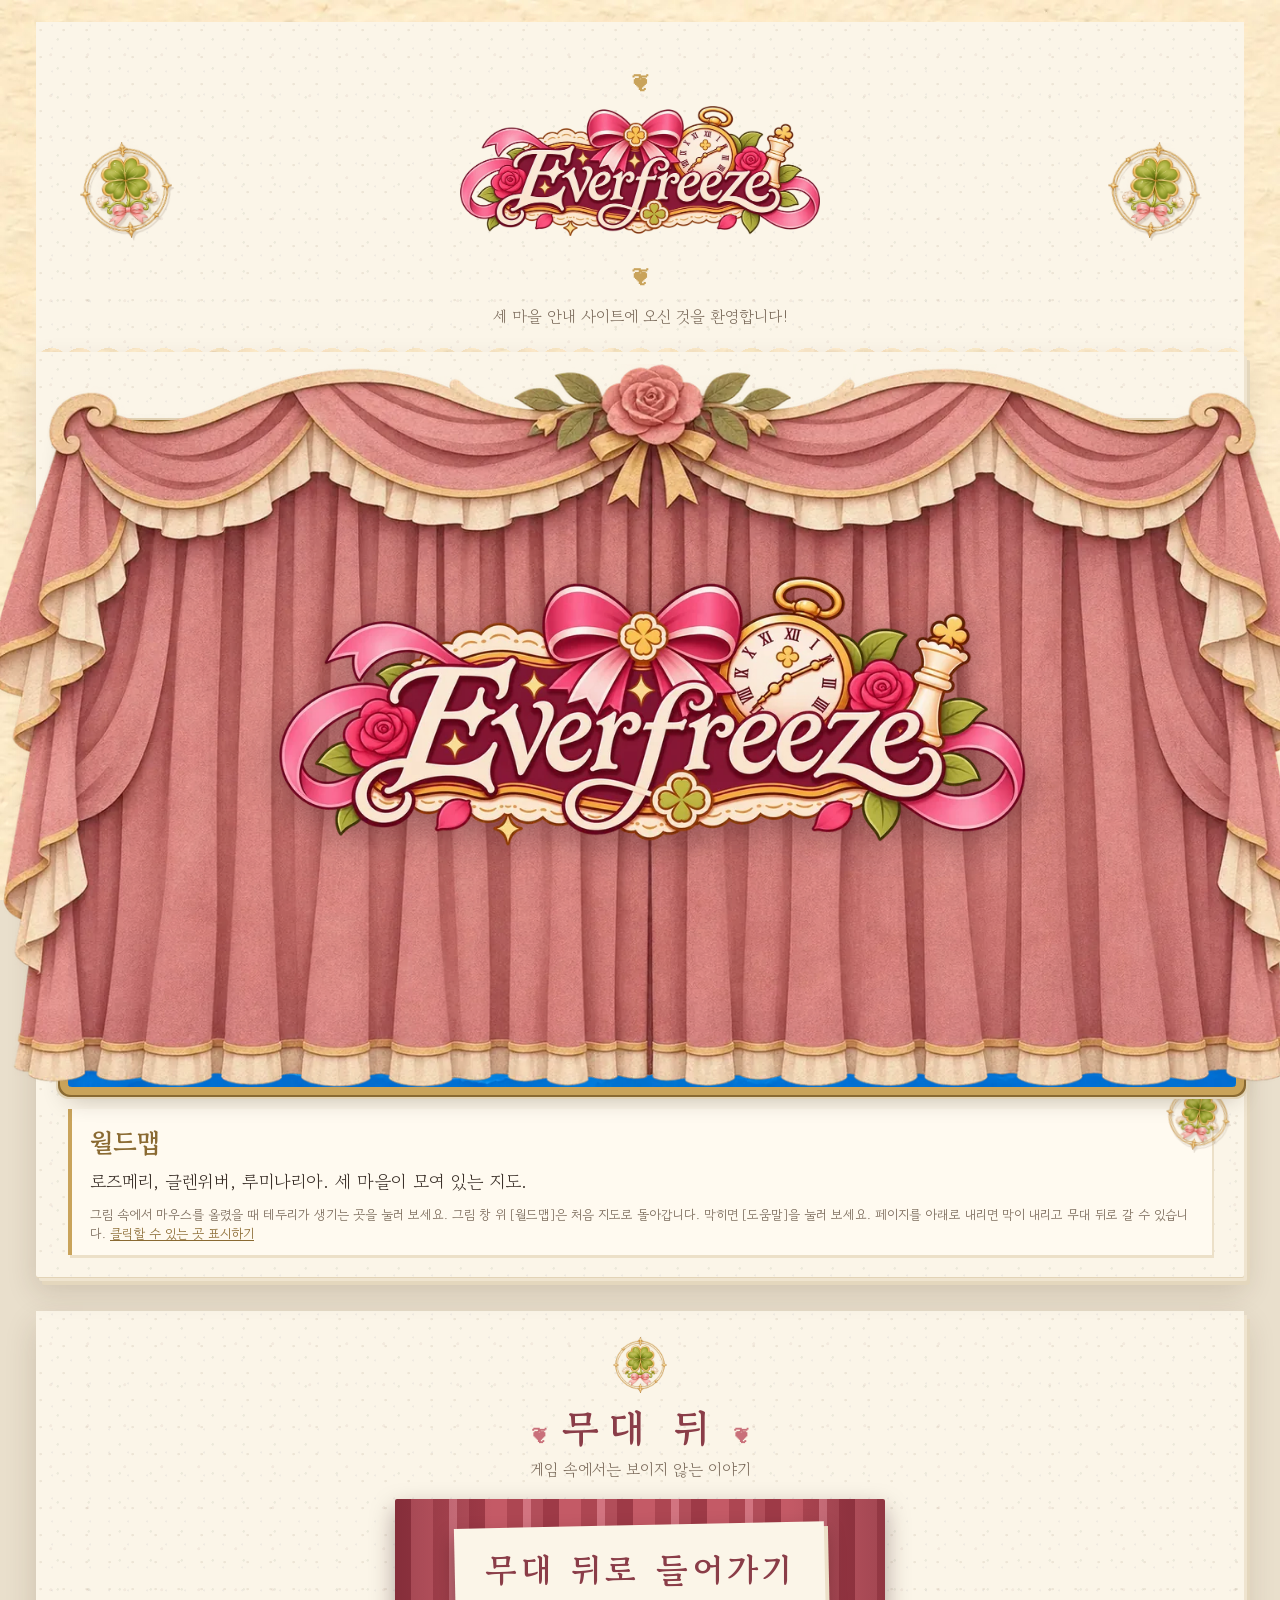
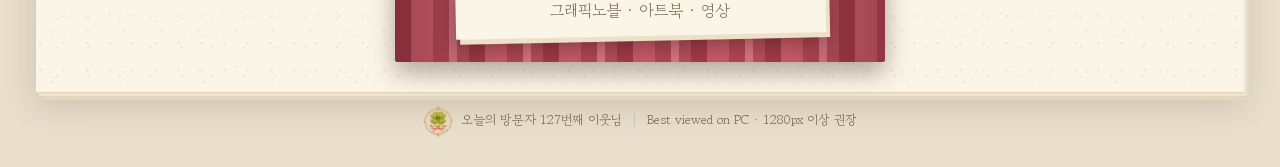
<file: index.html>
<!doctype html>
<html lang="ko" data-cur="1">
<head>
<meta charset="utf-8">
<meta name="viewport" content="width=device-width,initial-scale=1">
<title>EVERFREEZE</title>
<link rel="preconnect" href="https://fonts.googleapis.com">
<link href="https://fonts.googleapis.com/css2?family=Gowun+Batang:wght@400;700&family=Gowun+Dodum&display=swap" rel="stylesheet">
<link rel="stylesheet" href="css/style.css">
</head>
<body>
<div id="site">
  <header id="masthead">
    <div class="logo">EVERFREEZE</div>
    <div class="tagline" id="tagline"></div>
  </header>
  <main id="page">
    <div id="stagewrap"><div id="stage"></div></div>
    <section id="caption">
      <h2 id="ptitle"></h2>
      <p id="pintro"></p>
      <p class="tip">그림 속에서 마우스를 올렸을 때 테두리가 생기는 곳을 눌러 보세요. 그림 창 위 [월드맵]은 처음 지도로 돌아갑니다. 막히면 [도움말]을 눌러 보세요. 페이지를 아래로 내리면 막이 내리고 무대 뒤로 갈 수 있습니다. <a href="#" id="hintLink">클릭할 수 있는 곳 표시하기</a></p>
    </section>
  </main>
  <footer id="foot"><span id="counter"></span><span class="sep">|</span><span>Best viewed on PC · 1280px 이상 권장</span><span id="devSlot"></span></footer>
</div>
<!-- 데이터 -->
<script src="src/data/texts.js"></script>
<script src="src/data/npcs.js"></script>
<script src="src/data/evidence.js"></script>
<script src="src/data/deductions.js"></script>
<script src="src/data/puzzles.js"></script>
<script src="src/data/views.js"></script>
<script src="src/data/scenes.js"></script>
<script src="src/data/art-sizes.js"></script>
<script src="src/data/art.js"></script>
<!-- 엔진 -->
<script src="src/engine/state.js"></script>
<script src="src/engine/conditions.js"></script>
<script src="src/engine/engine.js"></script>
<!-- 화면 -->
<script src="src/ui/view.js"></script>
<script src="src/ui/pz.js"></script>
<script src="src/ui/overlays.js"></script>
<script src="src/ui/closeup.js"></script>
<script src="src/ui/notebook.js"></script>
<script src="src/ui/debug.js"></script>
<script src="src/ui/backstage.js"></script>
<script src="src/ui/glitch.js"></script>
<script src="src/ui/guide.js"></script>
<script src="src/main.js"></script>
</body>
</html>
</file>
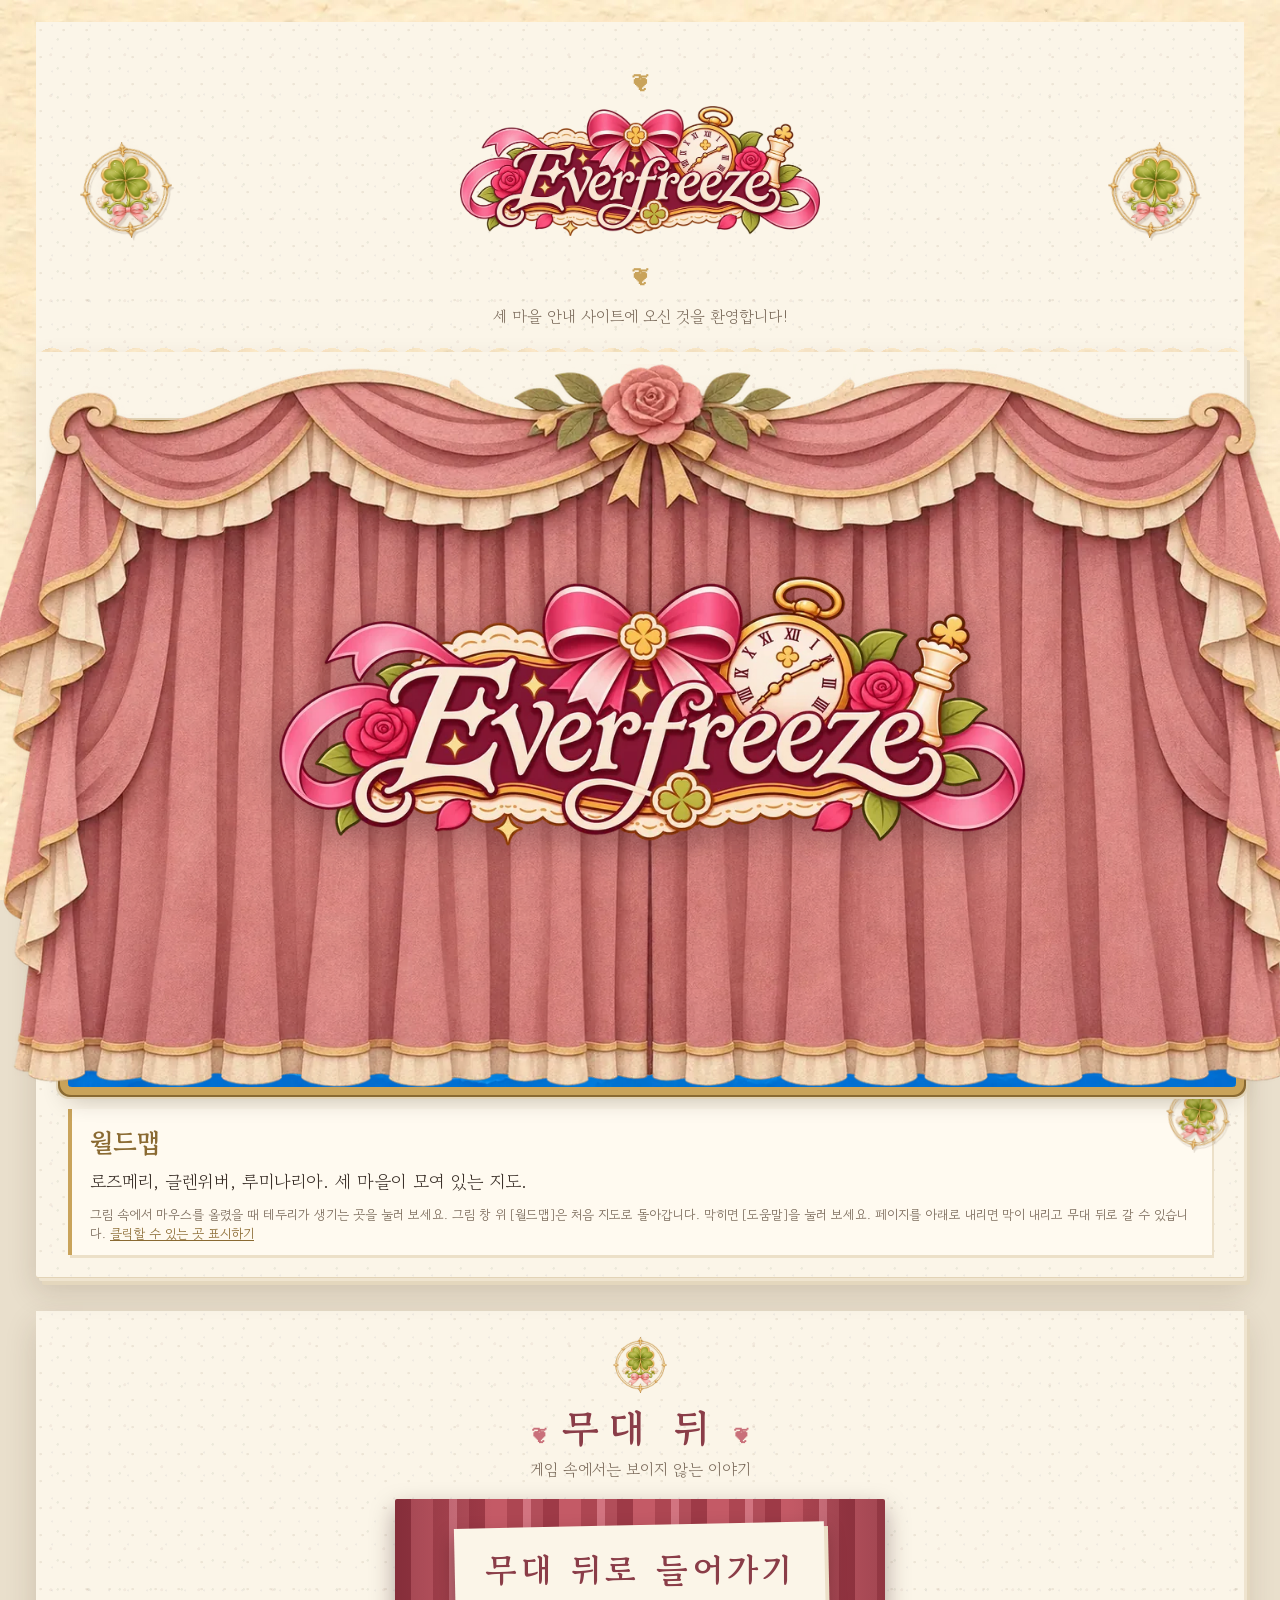
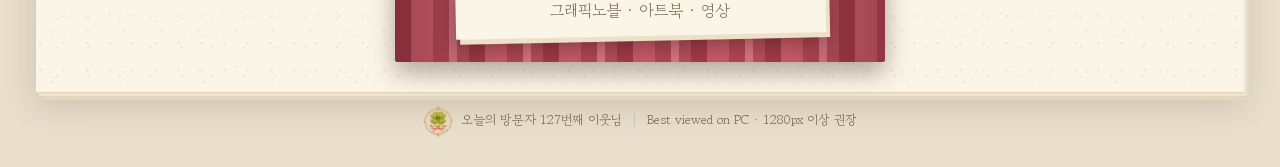
<file: everfreeze_single.html>
<!doctype html>
<html lang="ko" data-cur="1">
<head>
<meta charset="utf-8">
<meta name="viewport" content="width=device-width,initial-scale=1">
<title>EVERFREEZE</title>
<link rel="preconnect" href="https://fonts.googleapis.com">
<link href="https://fonts.googleapis.com/css2?family=Gowun+Batang:wght@400;700&family=Gowun+Dodum&display=swap" rel="stylesheet">
<style>
:root{
  --ink:#2b2a35; --ink2:#5a586b; --paper:#fffdf8; --line:#d9d4c7;
  --npc:#5b8fc9; --inspect:#d99a2b; --puzzle:#8a63c9; --move:#4aa070;
  --accent:#6b5bd6; --bad:#c9503c;
  --font:'Pretendard','Noto Sans KR','Malgun Gothic','Apple SD Gothic Neo',system-ui,sans-serif;
}
*{box-sizing:border-box}
html,body{margin:0;min-height:100%;font-family:var(--font);color:var(--ink)}
#stagewrap{position:relative;width:100%;aspect-ratio:16/9;overflow:hidden;border-radius:6px;background:#000}
#stage{position:absolute;left:0;top:0;width:1280px;height:720px;transform-origin:top left;overflow:hidden;background:#000;user-select:none}
button{font-family:inherit;cursor:pointer}

/* 배경 */
.scene{position:absolute;inset:0;transition:filter .6s}
.wm{position:absolute;left:0;right:0;top:46%;text-align:center;font-size:84px;font-weight:800;color:rgba(255,255,255,.34);letter-spacing:.04em;pointer-events:none;text-shadow:0 2px 0 rgba(0,0,0,.04)}
.wm::after{content:'배경 이미지 자리';display:block;font-size:15px;font-weight:600;letter-spacing:.2em;color:rgba(0,0,0,.22);margin-top:6px}
.fx{position:absolute;inset:0;pointer-events:none;transition:opacity .8s}

/* 오류 단계 연출 (단계 누적 · 전역) */
#stage[data-stage="2"] .scene{filter:saturate(.92)}
body[data-stage="2"] .fx{background:radial-gradient(ellipse at center,transparent 60%,rgba(60,40,90,.14) 100%)}
#stage[data-stage="3"] .scene{filter:saturate(.78) hue-rotate(-8deg)}
body[data-stage="3"] .fx{background:repeating-linear-gradient(0deg,rgba(0,0,0,.035) 0 2px,transparent 2px 5px),radial-gradient(ellipse at center,transparent 50%,rgba(60,30,90,.22) 100%)}
#stage[data-stage="4"] .scene{filter:saturate(.6) hue-rotate(-18deg) contrast(1.05);animation:jitter 5s steps(1) infinite}
body[data-stage="4"] .fx{background:repeating-linear-gradient(0deg,rgba(0,0,0,.06) 0 2px,transparent 2px 4px),linear-gradient(90deg,rgba(255,0,80,.05),transparent 30%,transparent 70%,rgba(0,200,255,.06)),radial-gradient(ellipse at center,transparent 40%,rgba(40,10,70,.34) 100%)}
#stage[data-stage="5"] .scene{filter:grayscale(.78) brightness(.94)}
body[data-stage="5"] .fx{background:radial-gradient(ellipse at center,transparent 55%,rgba(20,20,30,.3) 100%)}
@keyframes jitter{0%,92%,100%{transform:none}93%{transform:translateX(5px)}95%{transform:translateX(-6px) skewX(.6deg)}97%{transform:translateX(3px)}}
#stage[data-stage="5"] *{animation-play-state:paused}

/* 핫스팟 */
.hotspots{position:absolute;inset:0}
.hs{position:absolute;display:flex;flex-direction:column;align-items:center;justify-content:center;gap:6px;border:2px solid rgba(255,255,255,.55);border-radius:18px;background:rgba(255,255,255,.34);color:var(--ink);backdrop-filter:blur(1px);transition:transform .12s,background .12s,box-shadow .12s;padding:6px}
.hs .ico{font-size:54px;line-height:1;filter:drop-shadow(0 2px 2px rgba(0,0,0,.18))}
.hs .lbl{font-size:20px;font-weight:700;background:rgba(255,253,248,.92);border-radius:10px;padding:3px 10px;max-width:100%;text-align:center;box-shadow:0 1px 3px rgba(0,0,0,.15)}
.hs:hover{background:rgba(255,255,255,.62);transform:translateY(-3px) scale(1.02);box-shadow:0 8px 20px rgba(0,0,0,.2)}
.hs:active{transform:scale(.98)}
.hs-npc{border-radius:50% 50% 18px 18px / 40% 40% 18px 18px}
#stage.hints .hs{border-style:solid;border-width:3px}
#stage.hints .hs-npc{border-color:var(--npc)} #stage.hints .hs-inspect{border-color:var(--inspect)}
#stage.hints .hs-puzzle{border-color:var(--puzzle)} #stage.hints .hs-move{border-color:var(--move)}
#stage.hints .hs.temp{border-style:dashed}
#stage.hints .hs.temp::after{content:'임시';position:absolute;top:4px;right:6px;font-size:11px;font-weight:700;color:#fff;background:rgba(0,0,0,.45);border-radius:6px;padding:1px 6px}


/* 장소 소개말 / 토스트 / 배너 */
.toasts{position:absolute;right:18px;top:70px;display:flex;flex-direction:column;gap:8px;align-items:flex-end;pointer-events:none;z-index:30}
.toast{background:rgba(35,32,52,.92);color:#fff;padding:9px 16px;border-radius:12px;font-size:15px;animation:toastIn .25s ease}
.toast.gain{background:#4a3fb5}
.toast.out{opacity:0;transition:opacity .5s}
@keyframes toastIn{from{opacity:0;transform:translateX(16px)}}
.banner{position:absolute;left:50%;top:120px;transform:translateX(-50%);text-align:center;color:#fff;background:rgba(40,16,60,.84);padding:12px 30px;border-radius:16px;opacity:0;pointer-events:none;z-index:25}
.banner b{display:block;font-size:20px;margin-bottom:4px}
.banner span{font-size:16px;opacity:.9}
.banner.show{animation:bannerAnim 3.6s ease forwards}
@keyframes bannerAnim{0%{opacity:0}12%,78%{opacity:1}100%{opacity:0}}

/* 오버레이 공통 */
.scrim{position:absolute;inset:0;z-index:20;display:flex;align-items:flex-end;justify-content:center;padding-bottom:34px}
.scrim.dim{background:rgba(20,18,30,.55);align-items:center;padding:0}
.textbox{width:960px;min-height:150px;background:var(--paper);border:2px solid var(--ink);border-radius:18px;padding:22px 28px;box-shadow:0 10px 30px rgba(0,0,0,.35);position:relative;animation:rise .18s ease}
@keyframes rise{from{opacity:0;transform:translateY(10px)}}
.textbox .who{font-weight:800;margin-bottom:6px}
.textbox .body{font-size:22px;line-height:1.55}
.textbox .note{margin-top:10px;font-size:14px;color:var(--move);font-weight:700}
.textbox .next{position:absolute;right:22px;bottom:12px;font-size:13px;color:var(--ink2)}
.textbox.dialogue{display:flex;gap:22px;align-items:flex-start}
.portrait{flex:none;width:92px;height:92px;border-radius:50%;display:flex;align-items:center;justify-content:center;font-size:40px;font-weight:800;color:#fff;border:3px solid var(--ink)}
.dcol{flex:1}
.dhead{display:flex;align-items:center;gap:10px;margin-bottom:8px}
.dhead b{font-size:20px}.dhead .role{font-size:14px;color:var(--ink2)}
.dhead .ctx{font-size:12px;background:#ece8ff;color:var(--accent);border-radius:8px;padding:2px 8px;font-weight:700}
.textbox.dialogue .close{align-self:flex-end}

/* 퍼즐 */
.puzzle{width:720px;background:var(--paper);border:2px solid var(--ink);border-radius:20px;padding:26px 30px;box-shadow:0 14px 40px rgba(0,0,0,.45)}
.puzzle h3{margin:0 0 8px;font-size:22px}
.puzzle .prompt{margin:0 0 18px;font-size:18px;line-height:1.5}
.parea{display:flex;flex-direction:column;gap:10px}
.opt{border:2px solid var(--line);background:#fff;border-radius:12px;padding:12px 16px;font-size:17px;text-align:left}
.opt:hover:not(:disabled){border-color:var(--puzzle)}
.opt.on{border-color:var(--puzzle);background:#f1eaff}
.opt:disabled{opacity:.35;cursor:default}
.seq{display:flex;gap:8px;flex-wrap:wrap}
.slot{flex:1;min-width:130px;border:2px dashed var(--line);border-radius:12px;padding:10px;text-align:center;font-size:15px;color:var(--ink2);min-height:48px;display:flex;align-items:center;justify-content:center}
.slot.filled{border-style:solid;border-color:var(--puzzle);background:#f1eaff;color:var(--ink);font-weight:600}
.pool{display:grid;grid-template-columns:1fr 1fr;gap:8px;margin-top:6px}
.code{font-size:30px;text-align:center;letter-spacing:.3em;border:2px solid var(--line);border-radius:12px;padding:10px;width:200px;margin:0 auto;font-family:var(--font)}
.pmsg{min-height:24px;margin:14px 0 4px;color:var(--bad);font-weight:600}
.pactions{display:flex;justify-content:flex-end;gap:10px}
.shake{animation:shake .35s}
@keyframes shake{25%{transform:translateX(-8px)}75%{transform:translateX(8px)}}

/* 엔딩 */
.ending{width:640px;background:#f4f1ea;border:2px solid var(--ink);border-radius:20px;padding:34px 40px;text-align:center;line-height:1.7;box-shadow:0 14px 40px rgba(0,0,0,.45)}
.ending h2{margin:0 0 16px;font-size:26px}.ending p{margin:0;font-size:18px}.ending .btn{margin-top:22px}

/* 추리 수첩 */
.notebook{width:1160px;height:640px;background:var(--paper);border:2px solid var(--ink);border-radius:20px;padding:20px 26px;display:flex;flex-direction:column;box-shadow:0 14px 40px rgba(0,0,0,.45)}
.nb-head{display:flex;justify-content:space-between;align-items:center;margin-bottom:10px}
.nb-head h2{margin:0;font-size:24px}
.nb-cols{flex:1;display:grid;grid-template-columns:400px 1fr;gap:26px;min-height:0}
.nb-left,.nb-right{overflow:auto;padding-right:6px}
.nb-left h4,.nb-right h4{margin:12px 0 6px;font-size:15px;color:var(--ink2)}
.evlist{display:flex;flex-wrap:wrap;gap:6px}
.ev{border:1px solid var(--line);background:#fff;border-radius:10px;padding:6px 10px;font-size:14px}
.ev:hover{border-color:var(--accent)}.ev.picked{background:#e9e4ff;border-color:var(--accent)}
.empty{color:var(--ink2);font-size:14px}
.evdetail{margin-top:14px;padding:12px 14px;background:#f4f1ea;border-radius:12px;font-size:15px;line-height:1.5}
.evdetail .place{margin-left:8px;font-size:12px;color:var(--ink2)}.evdetail p{margin:6px 0 0}
.dcard{border:1px solid var(--line);background:#fff;border-radius:14px;padding:12px 16px;margin-bottom:10px}
.dcard.active{border:2px solid var(--accent)}
.dcard.solved{background:#f0f8f2;border-color:#9bcfae}
.dtop{display:flex;justify-content:space-between;align-items:center}
.dtop .tag{font-size:12px;border-radius:8px;padding:2px 8px;background:#eee;color:var(--ink2)}
.dcard.solved .tag{background:var(--move);color:#fff}
.dcard p{margin:6px 0}.dcard .sub{color:var(--ink2);font-size:14px}.dcard .hypo{font-size:15px}
.dcard .msg{color:var(--bad);font-weight:600;font-size:14px}
.slots{display:flex;gap:8px;margin:8px 0;flex-wrap:wrap}
.slots .slot{min-width:150px;flex:none;cursor:pointer}
.row{display:flex;gap:8px}

/* DEV */
.devpanel{position:absolute;right:12px;top:12px;width:360px;max-height:600px;overflow:auto;z-index:40;background:rgba(20,18,30,.94);color:#fff;border-radius:12px;padding:12px;font-size:12px;display:flex;flex-direction:column;gap:8px}
.devpanel select{width:100%;padding:4px}
.devev{display:flex;flex-wrap:wrap;gap:4px}
.devev button{background:#333;color:#ddd;border:1px solid #555;border-radius:6px;padding:2px 6px;font-size:11px}
.devev button.on{background:#6b5bd6;color:#fff}
.devpanel .row button{background:#444;color:#fff;border:0;border-radius:6px;padding:4px 10px}
.devflags{color:#bbb;line-height:1.5;word-break:break-all}

/* ===== 사이트 틀 (옛날 홈페이지 느낌) ===== */
body{background:#efe9dc;background-image:radial-gradient(rgba(120,100,70,.10) 1px,transparent 1px);background-size:14px 14px}
/* 단계별 배경 그림 (EF.PAGE_BG_IMAGES 에 등록된 단계만) */
body.page-bg{background-size:cover;background-position:center;background-attachment:fixed;background-repeat:no-repeat}
#site{max-width:1240px;margin:0 auto;padding:18px 16px 28px}
#masthead{background:#fffdf8;border:3px double #8a7b62;border-radius:8px;padding:16px 22px;text-align:center;box-shadow:3px 3px 0 rgba(90,75,50,.25)}
.logo{font-size:40px;font-weight:800;letter-spacing:.18em;color:#4b3f63}
.tagline{margin-top:6px;font-size:15px;color:var(--ink2)}
#page{background:#fffdf8;border:3px double #8a7b62;border-radius:8px;padding:14px 16px 18px;box-shadow:3px 3px 0 rgba(90,75,50,.25)}
#caption{margin-top:14px;padding:6px 4px 0}
#caption h2{margin:0 0 6px;font-size:24px;color:#4b3f63}
#pintro{margin:0 0 8px;font-size:17px;line-height:1.6}
.tip{margin:0;font-size:13px;color:var(--ink2)}
.tip a{color:#3b5bb5}
#foot{margin-top:14px;text-align:center;font-size:13px;color:var(--ink2)}
#foot .sep{margin:0 10px;color:#bbb}
.devlink{margin-left:12px;color:#aaa;font-size:11px}
/* 단계가 오르면 사이트 틀도 조금씩 어긋난다 */
body[data-stage="3"] #masthead .logo{letter-spacing:.14em}
body[data-stage="4"] #masthead{border-style:dashed}
body[data-stage="4"] .tagline{opacity:.75}
body[data-stage="5"] #site{filter:grayscale(.55)} /* body 에 filter 를 걸면 화면 고정 요소(엔딩 막 등)의 위치가 틀어진다 */
body[data-stage="5"] .tagline{letter-spacing:.3em}
.banner{top:70px}

/* 버튼 (이전 정리 때 빠져 있던 공통 버튼 스타일 복구) */
.btn{border:1px solid var(--line);background:var(--paper);color:var(--ink);border-radius:12px;padding:8px 14px;font-size:15px;font-weight:600;box-shadow:0 1px 3px rgba(0,0,0,.15)}
.btn:hover{background:#fff}
.btn.primary{background:var(--accent);color:#fff;border-color:var(--accent)}
.btn.primary:disabled{opacity:.4;cursor:not-allowed}
.btn.small{padding:5px 11px;font-size:14px}
.badge{margin-left:7px;background:var(--accent);color:#fff;border-radius:10px;padding:1px 8px;font-size:13px}

/* 뒤로가기: 그림 아래쪽 가장자리. 마우스를 대면 커서가 아래 화살표로 바뀌고, 클릭하면 한 단계 나간다 */
.edge-back{position:absolute;left:0;right:0;bottom:0;height:76px;z-index:6;
  cursor:url("data:image/svg+xml;utf8,<svg xmlns='http://www.w3.org/2000/svg' width='36' height='36' viewBox='0 0 36 36'><path d='M18 31 L5 15 H13 V4 H23 V15 H31 Z' fill='white' stroke='black' stroke-width='2.4' stroke-linejoin='round'/></svg>") 18 31, s-resize;
  transition:background .15s}
.edge-back:hover{background:linear-gradient(0deg,rgba(20,18,30,.30),rgba(20,18,30,0))}
/* 설정 showMemo 를 켰을 때만 생기는 메모 버튼 */
.memo-btn{position:absolute;right:14px;top:14px;z-index:7;border:1px solid var(--line);background:rgba(255,253,248,.94);border-radius:12px;padding:7px 12px;font-size:15px;font-weight:700}

/* ===== 퍼즐 유형별 화면 (src/ui/pz.js) ===== */
.textbox .body{white-space:pre-line}
.puzzle{max-height:680px;overflow:auto}
.phead{display:flex;align-items:center;gap:10px;margin-bottom:8px}
.phead h3{margin:0}
.plevel{font-size:12px;font-weight:700;background:#f1eaff;color:var(--puzzle);border-radius:8px;padding:2px 8px}
.phint{display:none;margin:4px 0 10px;padding:10px 14px;border-radius:12px;background:#fff6dc;border:1px dashed #d9b24a;font-size:15px;line-height:1.5}
.phint.on{display:block}
.pz-list{display:flex;flex-direction:column;gap:8px}
.row.center{justify-content:center;align-items:center;gap:14px;margin-top:10px}

/* 다이얼 · 회전 링 */
.wheels{display:flex;justify-content:center;gap:18px;padding:6px 0}
.wheel{display:flex;flex-direction:column;align-items:center;gap:6px}
.wbtn{border:1px solid var(--line);background:#fff;border-radius:10px;width:64px;height:34px;font-size:16px}
.wbtn:hover{border-color:var(--puzzle)}
.wnum{width:64px;height:76px;display:flex;align-items:center;justify-content:center;font-size:40px;font-weight:800;border:2px solid var(--ink);border-radius:12px;background:linear-gradient(180deg,#eee 0%,#fff 30%,#fff 70%,#eee 100%)}
.wlabel{font-size:13px;color:var(--ink2);font-weight:700;min-height:18px}
.wheels.rings .wnum{width:96px;height:96px;border-radius:50%;border:0;color:#4a3420;
  background:repeating-radial-gradient(circle,#d9b98a 0 5px,#c49a64 5px 8px);box-shadow:inset 0 0 0 3px #7a5a34;position:relative}
.wheels.rings .wnum::after{content:'';position:absolute;inset:6px;border-radius:50%;border-top:4px solid rgba(80,50,20,.6);transform:rotate(var(--rot,0deg));transition:transform .2s}

/* 시계 맞추기 */
.clockbox{display:flex;align-items:center;justify-content:center;gap:28px}
.clockface{width:210px;height:210px}
.cf-rim{fill:#fffdf8;stroke:var(--ink);stroke-width:4}
.cf-num{font-size:17px;font-weight:700;text-anchor:middle;fill:var(--ink)}
.cf-h{stroke:var(--ink);stroke-width:7;stroke-linecap:round;transition:transform .2s}
.cf-m{stroke:var(--puzzle);stroke-width:4;stroke-linecap:round;transition:transform .2s}
.cf-pin{fill:var(--ink)}
.clock-side{display:flex;flex-direction:column;gap:12px;align-items:flex-start}
.clock-label{font-size:28px;font-weight:800}
.clock-ctl{display:grid;grid-template-columns:auto auto auto;gap:6px 8px;align-items:center}
.cl-t{font-weight:700;color:var(--ink2)}

/* 레버 */
.levers{display:flex;justify-content:center;gap:26px;padding:6px 0}
.lever{position:relative;width:76px;height:150px;border:2px solid var(--line);border-radius:14px;background:#f6f3ec}
.lever .stick{position:absolute;left:34px;top:30px;width:8px;height:60px;background:#777;border-radius:4px;transform-origin:50% 100%;transition:transform .2s}
.lever .knob{position:absolute;left:22px;top:12px;width:32px;height:32px;border-radius:50%;background:var(--c);border:2px solid var(--ink);z-index:1;transition:top .2s}
.lever .lname{position:absolute;left:0;right:0;bottom:8px;font-weight:700;font-size:15px}
.lever.down .knob{top:70px}.lever.down .stick{transform:scaleY(-.2)}
.lever:disabled{cursor:default;opacity:.85}
.lever-trail{display:flex;gap:6px}
.dot{min-width:46px;padding:4px 8px;border:2px dashed var(--line);border-radius:10px;font-size:13px;text-align:center;color:var(--ink2)}
.dot.on{border-style:solid;border-color:var(--ink);color:#fff;font-weight:700}

/* 슬라이드 3×3 */
.slidegrid{display:grid;grid-template-columns:repeat(3,96px);grid-template-rows:repeat(3,96px);gap:6px;justify-content:center;padding:6px;background:#6f5a48;border-radius:14px;width:max-content;margin:0 auto}
.stile{border:0;border-radius:10px;background:#f4e8d0;font-size:46px;box-shadow:inset 0 -4px 0 rgba(0,0,0,.15);cursor:default}
.stile.movable{cursor:pointer;outline:3px solid rgba(138,99,201,.55)}
.stile.movable:hover{background:#fff}
.stile.empty{background:transparent;box-shadow:none}

/* 암호 */
.cipher-syms{display:flex;justify-content:center;gap:16px;font-size:44px;padding:4px 0}
.csym{width:70px;height:70px;display:flex;align-items:center;justify-content:center;border:2px solid var(--ink);border-radius:12px;background:#f4f1ea}
.cipher-legend{display:flex;justify-content:center;gap:22px;color:var(--ink2);font-size:16px;margin:4px 0 6px}

/* 등대 신호 */
.sigpad{display:flex;justify-content:center;flex-wrap:wrap;gap:10px;margin-top:10px;align-items:center}
.sig{display:flex;flex-direction:column;align-items:center;gap:2px;width:90px;padding:8px;border:2px solid var(--line);background:#fff;border-radius:14px;font-weight:700}
.sig .ico{font-size:32px}
.sig:hover:not(:disabled){border-color:var(--puzzle)}
.sig:disabled{opacity:.4;cursor:default}

/* 유리 조각 2×2 */
.glassgrid{display:grid;grid-template-columns:repeat(2,150px);gap:10px;justify-content:center;padding:10px;background:#3b3446;border-radius:16px;width:max-content;margin:0 auto}
.gcell{position:relative;width:150px;height:150px;border-radius:12px}
.gcell.sel{outline:4px solid #f3dc8a}
.gpiece{width:100%;height:100%;border:2px solid rgba(255,255,255,.7);border-radius:12px;display:flex;flex-direction:column;align-items:center;justify-content:center;gap:6px;color:#1f1c2b;transition:transform .2s;opacity:.92}
.gtri{font-size:30px;line-height:1}
.gname{font-size:18px;font-weight:800;background:rgba(255,255,255,.7);border-radius:8px;padding:1px 8px}
.grot{position:absolute;right:6px;bottom:6px;width:34px;height:34px;border-radius:50%;border:1px solid var(--line);background:#fff;font-size:18px;z-index:1}
.pz-signal .seq{flex-wrap:nowrap}.pz-signal .slot{min-width:0}

/* ===== 클로즈업 장면 (src/ui/closeup.js) — 그림 창 전체가 물건 가까이로. 글 없음 ===== */
.closeup{position:absolute;inset:0;z-index:18;display:flex;background:#1b1824;animation:cuIn .22s ease-out}
.closeup>*:first-child{flex:1}
@keyframes cuIn{from{opacity:0;transform:scale(1.04)}}
.closeup.quiet>*:first-child{filter:grayscale(1) brightness(.8)}

/* 그림(임시: 큰 아이콘) */
.cv-pic{display:flex;align-items:center;justify-content:center;position:relative;background-size:cover;background-position:center}
.cv-icon{font-size:300px;filter:drop-shadow(0 16px 28px rgba(0,0,0,.4))}
.cv-tag{position:absolute;left:14px;top:12px;font-size:13px;color:rgba(255,255,255,.7);background:rgba(0,0,0,.25);padding:2px 8px;border-radius:4px}

/* 종이·표지판·장부·책: 가운데 한 장 */
.cv-doc{display:flex;align-items:center;justify-content:center;padding:40px;color:#2f2a24;font-family:'Nanum Myeongjo','Noto Serif KR',serif;background:#3b3026;background-image:repeating-linear-gradient(90deg,rgba(255,255,255,.03) 0 4px,transparent 4px 18px)}
.d-sheet{min-width:560px;max-width:1080px;padding:34px 48px;box-shadow:0 18px 40px rgba(0,0,0,.5);display:flex;flex-direction:column;align-items:center}
.paper-note .d-sheet{width:640px;background:repeating-linear-gradient(180deg,#fbf6ea 0 55px,#d9e2ef 55px 57px);transform:rotate(-1.5deg)}
.paper-note .d-line{align-self:stretch;margin:0;height:57px;line-height:57px;font-size:38px}
.paper-note.blur .d-line{background:linear-gradient(90deg,rgba(60,70,110,.5),rgba(60,70,110,.15) 70%,transparent);background-size:100% 10px;background-repeat:no-repeat;background-position:0 60%;filter:blur(3px)}
.paper-book .d-sheet,.cv-doc.paper-book{background-color:#3b3026}
.paper-book .d-sheet{width:760px;background:linear-gradient(90deg,#efe3c8,#f8f0dc 10%,#f8f0dc 90%,#e8dbbd)}
.paper-book .d-line{margin:10px 0;font-size:48px;letter-spacing:.1em}
.paper-sign .d-sheet{background:#f3ead6;border:14px solid #7a5a38;border-radius:10px}
.paper-sign .d-line{margin:6px 0;font-size:64px;font-weight:800}
.paper-ledger .d-sheet{background:#f4ecd8;width:1000px}
.d-head{font-size:40px;font-weight:800;margin-bottom:14px}
.d-table{border-collapse:collapse;font-size:30px;width:100%}
.d-table th{border-bottom:3px solid #6b5a48;padding:6px 12px;text-align:center;font-size:34px}
.d-table td{border-bottom:1px solid #d8cbb0;padding:6px 12px;text-align:center;font-variant-numeric:tabular-nums}
.paper-sign .d-table{font-size:64px}.paper-sign .d-table th{font-size:30px}
.d-foot{margin-top:16px;font-size:40px;align-self:flex-end}
.paper-note .d-foot{font-size:30px;color:#777}

/* 하루 순서 띠 */
.cv-strip{display:flex;align-items:center;justify-content:center;background:#3b3026}
.st-sheet{display:flex;align-items:center;gap:18px;padding:40px 50px;background:#e9dcc0;box-shadow:0 18px 40px rgba(0,0,0,.5);
  clip-path:polygon(0 4%,8% 0,20% 5%,34% 1%,50% 4%,66% 0,82% 5%,100% 2%,98% 50%,100% 97%,84% 100%,66% 95%,50% 100%,34% 96%,18% 100%,0 96%,2% 50%)}
.st-icon{font-size:110px}.st-arrow{font-size:56px;color:#6b5a48}

/* 시계 */
.cv-clock{display:flex;align-items:center;justify-content:center;background:radial-gradient(circle,#d8e2ec,#6f7d8e)}
.cv-clock svg{width:600px;height:600px}
.ck-rim{fill:#f6f1e4;stroke:#3a3346;stroke-width:6}
.ck-tick{stroke:#3a3346;stroke-width:1.5}.ck-tick.big{stroke-width:4}
.ck-num{font-size:20px;font-weight:700;text-anchor:middle;fill:#3a3346;font-family:serif}
.ck-h{stroke:#3a3346;stroke-width:8;stroke-linecap:round}
.ck-m{stroke:#3a3346;stroke-width:4;stroke-linecap:round}
.ck-pin{fill:#3a3346}
.cv-clock .ck-h{stroke-width:11}.cv-clock .ck-m{stroke:#9a2f2f;stroke-width:2.5}
.ck-dir{fill:none;stroke:rgba(58,51,70,.35);stroke-width:3;stroke-linecap:round}

/* 해파리 조명 */
.cv-lights{display:flex;align-items:center;justify-content:center;gap:90px;background:radial-gradient(ellipse,#1f3a4a,#0c1820)}
.bulb{width:150px;height:150px;border-radius:50% 50% 44% 44%;background:var(--c);opacity:.12;animation-name:bulbOn;animation-iteration-count:infinite;animation-timing-function:steps(1,end)}
@keyframes bulbOn{0%{opacity:.12;box-shadow:none}1%,22%{opacity:1;box-shadow:0 0 70px 20px var(--c)}23%,100%{opacity:.12;box-shadow:none}}

/* 망토 도안 */
.cv-pattern{display:flex;align-items:center;justify-content:center;background:#e8cfc4;background-image:repeating-linear-gradient(90deg,rgba(120,70,50,.05) 0 2px,transparent 2px 28px)}

/* 바느질 단계 */
.cv-steps{display:flex;align-items:center;justify-content:center;background:#e9d2c6}
.s-cloth{position:relative;display:flex;align-items:center;gap:40px;padding:70px 70px 70px 50px;background:#f4e3d6;transform:rotate(-1.5deg);
  background-image:repeating-linear-gradient(0deg,rgba(120,70,50,.06) 0 1px,transparent 1px 5px),repeating-linear-gradient(90deg,rgba(120,70,50,.05) 0 1px,transparent 1px 5px);
  box-shadow:3px 6px 0 rgba(90,50,40,.18);clip-path:polygon(0 3%,4% 0,30% 2%,62% 0,100% 2%,99% 40%,100% 97%,70% 100%,35% 98%,2% 100%,0 60%)}
.s-tag{font-size:54px;color:#7a3b3b;background:#fff6dc;border:2px dashed #7a3b3b;border-radius:6px;padding:0 14px;transform:rotate(3deg)}
.s-row{display:flex;gap:16px;align-items:center}
.s-st{position:relative;width:50px;height:8px}
.s-st::before,.s-st::after{content:"";position:absolute;top:2px;width:4px;height:4px;border-radius:50%;background:rgba(90,50,40,.35)} /* 바늘구멍 */
.s-st::before{left:-2px}.s-st::after{right:-2px}
.s-st.sewn{background:#a2584a;border-radius:4px;box-shadow:0 2px 0 #6d3329;transform:rotate(-4deg)}
.s-st.sewn:nth-child(even){transform:rotate(3deg)}
.s-st.sewn::before,.s-st.sewn::after{display:none}
.s-st.last{background:linear-gradient(90deg,#a2584a 55%,transparent 55%);box-shadow:none}
.s-needle{position:absolute;left:24px;top:-74px;width:6px;height:96px;border-radius:3px 3px 50% 50%/3px 3px 100% 100%;transform:rotate(28deg);transform-origin:bottom;
  background:linear-gradient(90deg,#9aa3ab,#e9eef2 45%,#8c949b)}
.s-needle::before{content:"";position:absolute;left:1.5px;top:8px;width:3px;height:12px;border-radius:2px;background:#f4e3d6} /* 바늘귀 */
.s-needle::after{content:"";position:absolute;left:-30px;top:6px;width:38px;height:70px;border:3px solid #a2584a;border-color:#a2584a transparent transparent #a2584a;border-radius:50%;transform:rotate(-20deg)} /* 늘어진 실 */

/* 붙은 종이들 */
.cv-pins{display:flex;flex-wrap:wrap;align-content:center;justify-content:center;gap:26px;padding:40px}
.paper-cork{background:#b98a5a;background-image:radial-gradient(rgba(0,0,0,.12) 1px,transparent 1.5px);background-size:8px 8px}
.paper-drawer{background:#4e3e30}
.pin-note{position:relative;width:340px;padding:40px 20px;background:#fbf6e2;box-shadow:3px 5px 10px rgba(0,0,0,.35);text-align:center}
.pn-icon{font-size:130px}
.pn-text{font-size:30px}
.pn-mark{position:absolute;right:16px;bottom:10px;font-size:44px;color:#9a2f2f}
.paper-drawer .pin-note{width:230px;padding:22px 12px}
.paper-drawer .pn-icon{font-size:56px}.paper-drawer .pn-text{font-size:26px}

/* 겹친 편지 */
.cv-stack{display:flex;align-items:center;justify-content:center;background:radial-gradient(circle,#e3d7bd,#9f9078)}
.st-item{position:absolute}
.si-icon{font-size:250px;filter:drop-shadow(0 8px 10px rgba(0,0,0,.3))}
.si-mark{position:absolute;left:50%;top:50%;transform:translate(-50%,-35%);font-size:64px;color:#9a2f2f}

/* 나이테 읽는 법 */
.rg-svg{width:1000px;height:470px;background:#f8f0dc;box-shadow:0 18px 40px rgba(0,0,0,.5)}
.rg-ring{fill:none;stroke:#9b7b52;stroke-width:14;opacity:.75}
.rg-badge{fill:#7a3b3b}
.rg-num{fill:#fff;font-size:20px;font-weight:800;text-anchor:middle}
.rg-arrow{fill:none;stroke:#7a3b3b;stroke-width:6;stroke-linecap:round;stroke-linejoin:round}
.rg-clock{fill:#fffdf6;stroke:#3a3346;stroke-width:6}
.rg-long{stroke:#3a3346;stroke-width:6;stroke-linecap:round}
.rg-short{stroke:#3a3346;stroke-width:12;stroke-linecap:round}
.rg-pin{fill:#3a3346}
.rg-svg .rg-badge+.rg-num{font-size:24px}

/* 상호작용 불가: 그림만 살짝 흔들림 */
#stage.nudge .scene,#stage.nudge .hotspots{animation:nudge .4s ease}
@keyframes nudge{20%{transform:translateX(-7px)}40%{transform:translateX(6px)}60%{transform:translateX(-4px)}80%{transform:translateX(2px)}}

/* 뒤로 가기 화살표: 그림 하단 가운데에 항상 희미하게, 마우스를 대면 진하게 */
.edge-arrow{position:absolute;left:50%;bottom:10px;width:46px;height:30px;margin-left:-23px;pointer-events:none;opacity:.5;transition:opacity .15s;
  background:url("data:image/svg+xml;utf8,<svg xmlns='http://www.w3.org/2000/svg' viewBox='0 0 46 30'><path d='M4 5 L23 25 L42 5' fill='none' stroke='white' stroke-width='7' stroke-linecap='round' stroke-linejoin='round'/><path d='M4 5 L23 25 L42 5' fill='none' stroke='%232b2a35' stroke-width='3.5' stroke-linecap='round' stroke-linejoin='round'/></svg>") center/contain no-repeat;
  animation:arrowBob 1.8s ease-in-out infinite}
.edge-back:hover .edge-arrow{opacity:1}
@keyframes arrowBob{50%{transform:translateY(5px)}}

/* 그림 위에 얹는 힌트(클로즈업 그림이 있을 때) */
.closeup .on-img{background:transparent!important;flex:none}
.closeup .on-img.bare .d-sheet,.closeup .on-img.bare .st-sheet{background:transparent!important;box-shadow:none;border:0;transform:none}
.closeup .on-img .ck-rim,.closeup .on-img .ck-tick,.closeup .on-img .ck-num,.closeup .on-img .ck-dir{display:none}
.closeup .on-img.cv-clock svg{width:100%;height:100%}
.scene.err-img{filter:none!important}
.scene.has-img .wm{display:none}
/* 인물 크롭(임시) */
.npc-cu{z-index:18;align-items:center;justify-content:center}
.npc-ph{font-size:160px;font-weight:800;color:rgba(255,255,255,.55);margin-top:-160px;letter-spacing:.06em}
.npc-cu .cv-tag{position:absolute;left:14px;top:12px;font-size:13px;color:rgba(255,255,255,.7);background:rgba(0,0,0,.25);padding:2px 8px;border-radius:4px}

/* 대화 여러 장 */
.dside{display:flex;flex-direction:column;align-items:flex-end;gap:8px;align-self:flex-end}
.dcount{font-size:12px;color:var(--ink2)}
.textbox.dialogue .body{white-space:pre-line}
.textbox.dialogue.is-clover{border-color:#5f8f4f}

/* =====================================================================
   디자인 v2 — 종이 무대 홈페이지
   · 사이트 틀: 섬유 알갱이가 박힌 크림색 수제 종이, 오려 붙인 가장자리
   · 그림 창: 마을마다 색이 바뀌는 종이 무대 틀(위쪽 물결 휘장)
   · 창: 종이 쪽지(겹친 종이 그림자 + 마스킹 테이프)
   · 클릭할 곳: 평소엔 안 보이고, 마우스를 올리면 종이 오린 듯한 테두리
   ===================================================================== */
:root{
  --paper:#fbf5e8; --paper2:#f3e8d3; --paper-edge:#e2d3b6; --ink:#3a2f28; --ink2:#7a6a5a;
  --serif:'Gowun Batang','Nanum Myeongjo','Noto Serif KR',serif;
  --font:'Gowun Dodum','Pretendard','Noto Sans KR','Malgun Gothic',system-ui,sans-serif;
  --frame:#c9a35a; --frame-dk:#8a6a32; /* 월드맵: 금빛 */
  --speckle:radial-gradient(circle at 20% 30%,rgba(120,90,60,.10) 0 1px,transparent 1.5px),
            radial-gradient(circle at 70% 60%,rgba(90,110,80,.09) 0 1px,transparent 1.5px),
            radial-gradient(circle at 40% 80%,rgba(150,90,90,.08) 0 1.2px,transparent 1.8px),
            radial-gradient(circle at 85% 15%,rgba(80,80,120,.07) 0 .8px,transparent 1.3px);
}
body[data-village="rm"]{--frame:#c9707a;--frame-dk:#8a3d48}
body[data-village="gw"]{--frame:#7e9c64;--frame-dk:#4d6a3a}
body[data-village="lm"]{--frame:#6aa3a8;--frame-dk:#3d6f76}

html,body{font-family:var(--font)}
body{background-color:#e9dfcc;background-image:var(--speckle);background-size:23px 27px,31px 29px,37px 41px,19px 23px}
#site{max-width:1240px;padding:22px 16px 30px}

/* 머리말: 오려 낸 종이 띠 + 아래 물결 가장자리 */
#masthead{position:relative;background-color:var(--paper);background-image:var(--speckle);background-size:23px 27px,31px 29px,37px 41px,19px 23px;
  border:0;border-radius:0;padding:20px 22px 30px;box-shadow:0 2px 0 var(--paper-edge),4px 6px 0 rgba(90,70,40,.12),0 10px 22px rgba(60,40,20,.12);
  -webkit-mask:radial-gradient(14px 10px at 50% 100%,transparent 98%,#000) 50% 100%/28px 100% repeat-x;mask:radial-gradient(14px 10px at 50% 100%,transparent 98%,#000) 50% 100%/28px 100% repeat-x}
.logo{font-family:var(--serif);font-size:44px;font-weight:700;letter-spacing:.22em;color:var(--frame-dk);transition:color .6s}
.logo::before,.logo::after{content:'❦';font-size:20px;vertical-align:middle;margin:0 14px;color:var(--frame);letter-spacing:0}
.tagline{font-family:var(--serif);font-size:16px;color:var(--ink2);margin-top:4px}

/* 본문 카드: 겹친 종이 */
#page{margin-top:-6px;background-color:var(--paper);background-image:var(--speckle);background-size:23px 27px,31px 29px,37px 41px,19px 23px;
  border:0;border-radius:2px;padding:18px 20px 22px;box-shadow:0 1px 0 var(--paper-edge),3px 4px 0 #efe4cf,6px 8px 0 #e4d7bd,0 14px 30px rgba(60,40,20,.16)}

/* 그림 창: 종이 무대 틀 */
#stagewrap{border-radius:4px;background:var(--frame-dk);box-shadow:0 0 0 8px var(--frame),0 0 0 10px var(--frame-dk),0 0 0 12px var(--paper-edge),0 10px 24px rgba(40,25,10,.3);transition:box-shadow .6s;margin:12px 12px 0}
#stagewrap::after{content:'';position:absolute;left:0;right:0;top:0;height:20px;z-index:50;pointer-events:none;
  background:radial-gradient(18px 14px at 50% 0,var(--frame) 97%,transparent) 0 0/36px 20px repeat-x;filter:drop-shadow(0 2px 1px rgba(40,25,10,.35))}

/* 설명 칸: 종이 쪽지 */
#caption{margin:22px 12px 0;padding:14px 18px 12px;background:#fffaf0;border-left:4px solid var(--frame);box-shadow:2px 3px 0 #ece0c8;position:relative}
#caption h2{font-family:var(--serif);font-size:26px;color:var(--frame-dk);margin:0 0 6px;transition:color .6s}
#pintro{font-family:var(--serif);font-size:18px;line-height:1.7;color:var(--ink)}
.tip{font-size:13px;color:var(--ink2)}
.tip a{color:var(--frame-dk)}
#foot{font-family:var(--serif);color:var(--ink2)}

/* 클릭할 곳: 평소 투명, 마우스를 올리면 오린 종이 테두리 + 이름표 */
#stage .hs{background:transparent;border:2px dashed transparent;border-radius:14px;backdrop-filter:none;box-shadow:none;transition:border-color .15s,box-shadow .15s,background .15s;cursor:pointer}
#stage .hs .lbl{opacity:0;transform:translateY(4px);transition:opacity .15s,transform .15s;font-family:var(--serif);font-size:18px;background:var(--paper);border-radius:2px;box-shadow:2px 2px 0 rgba(60,40,20,.25)}
#stage .hs:hover{transform:none;background:rgba(255,248,232,.16);border-color:rgba(255,250,238,.95);box-shadow:0 0 0 3px rgba(60,40,20,.28),inset 0 0 0 2px rgba(60,40,20,.12)}
#stage .hs .lbl{display:none!important} /* 클릭할 곳에 이름표는 넣지 않는다 */
/* 그림이 없는 임시 장면: 아이콘만 희미하게 (그림이 들어오면 사라짐) */
#stage:not(.has-img) .hs .ico{opacity:.75}
#stage.has-img .hs .ico{opacity:0}
#stage.has-img .hs:hover .ico{opacity:0}
/* '클릭할 수 있는 곳 표시하기'를 켜면 전부 보인다 */
#stage.hints .hs{border-color:rgba(255,250,238,.9);background:rgba(255,248,232,.22)}
#stage.hints .hs .lbl,#stage.hints .hs .ico{opacity:1}

/* 창: 종이 쪽지 */
.textbox,.puzzle,.ending{background-color:var(--paper);background-image:var(--speckle);background-size:23px 27px,31px 29px,37px 41px,19px 23px;
  border:0;border-radius:2px;box-shadow:0 1px 0 var(--paper-edge),3px 4px 0 #ece0c8,6px 8px 0 #dfd1b4,0 16px 34px rgba(30,20,10,.38);color:var(--ink)}
.textbox::before,.puzzle::before,.ending::before{content:'';position:absolute;top:-12px;left:50%;width:120px;height:24px;margin-left:-60px;
  background:rgba(var(--tape,201,112,122),.55);transform:rotate(-2deg);box-shadow:0 1px 2px rgba(0,0,0,.12)}
body[data-village="gw"]{--tape:126,156,100} body[data-village="lm"]{--tape:106,163,168} body[data-village="world"]{--tape:201,163,90}
.puzzle,.ending{position:relative}
.textbox{border-radius:2px}
.textbox .body,.textbox.dialogue .body{font-family:var(--serif);font-size:22px}
.dhead b{font-family:var(--serif);font-size:21px;color:var(--frame-dk)}
.portrait{border:3px solid var(--paper);box-shadow:0 0 0 2px var(--frame-dk),2px 3px 0 rgba(0,0,0,.18);font-family:var(--serif)}
.textbox.dialogue.is-clover{box-shadow:0 1px 0 var(--paper-edge),3px 4px 0 #e4ecd9,6px 8px 0 #d4e0c4,0 16px 34px rgba(30,20,10,.38)}
.textbox.dialogue.is-clover .dhead b{color:#4f7a3f}
.puzzle h3,.phead h3{font-family:var(--serif);font-size:24px;color:var(--frame-dk)}
.puzzle .prompt{font-family:var(--serif)}
.plevel{background:transparent;border:1px solid var(--frame);color:var(--frame-dk);border-radius:2px}
.phint{background:#fff6dc;border:1px dashed #c9a35a;border-radius:2px;font-family:var(--serif)}
.ending h2{font-family:var(--serif);font-size:30px;color:#4b3f63}
.ending p{font-family:var(--serif)}
/* 버튼: 종이 꼬리표 */
.btn{font-family:var(--serif);background:#f6ead2;border:1px solid #b89b74;border-radius:3px;box-shadow:1px 2px 0 #cdb894;color:var(--ink)}
.btn:hover{background:#fff4dc}
.btn.primary{background:var(--frame);border-color:var(--frame-dk);color:#fff;box-shadow:1px 2px 0 var(--frame-dk)}
.btn.primary:disabled{opacity:.45}
.opt{font-family:var(--serif);background:#fffaf0;border:1px solid #d9c8a6;border-radius:2px}
.opt.on{background:#fbefd9;border-color:var(--frame-dk)}

/* ===== 오페라 커튼 · 무대 뒤 (src/ui/backstage.js) ===== */
.opera{position:absolute;inset:0;z-index:60;pointer-events:none}
.opera.closed{pointer-events:auto}
/* 커튼 천: 세로 주름 + 종이 알갱이. 닫히면 화면을 덮고, 열리면 양옆 위로 걷혀 묶인다(오페라 막) */
.drape{position:absolute;top:0;bottom:0;width:51%;
  background:linear-gradient(90deg,rgba(60,10,20,.28),transparent 18%,transparent 82%,rgba(60,10,20,.28)),
             repeating-linear-gradient(90deg,#9e3a47 0 16px,#c45a66 16px 38px,#ad4652 38px 54px,#d27480 54px 62px,#b24e5a 62px 74px);
  transition:clip-path 1.4s cubic-bezier(.55,.05,.3,1);filter:drop-shadow(0 0 10px rgba(40,5,10,.45))}
.drape::after{content:'';position:absolute;inset:0;background-image:var(--speckle);background-size:23px 27px,31px 29px,37px 41px,19px 23px;opacity:.7}
.drape.left{left:0;clip-path:polygon(0 0,100% 0,100% 18%,100% 38%,100% 60%,100% 82%,100% 100%,0 100%)}
.drape.right{right:0;clip-path:polygon(100% 0,0 0,0 18%,0 38%,0 60%,0 82%,0 100%,100% 100%)}
.opera.opening .drape.left,.opera.open .drape.left{clip-path:polygon(0 0,17% 0,12% 14%,7% 28%,3% 44%,1% 58%,0 70%,0 100%)}
.opera.opening .drape.right,.opera.open .drape.right{clip-path:polygon(100% 0,83% 0,88% 14%,93% 28%,97% 44%,99% 58%,100% 70%,100% 100%)}
/* 위쪽 휘장 (천장): 항상 그림 창 위에 걸려 있다 */
.opera-valance{position:absolute;left:0;right:0;top:0;height:74px;z-index:3;pointer-events:none;
  background:radial-gradient(46px 40px at 50% 0,#b8924d 96%,transparent) 0 26px/92px 48px repeat-x,
             linear-gradient(#7e2c37,#9e3a47) 0 0/100% 30px no-repeat;
  filter:drop-shadow(0 4px 2px rgba(40,10,10,.35))}
/* 천장에 줄로 매단 패 */
.hang{position:absolute;left:50%;top:0;z-index:2;display:flex;flex-direction:column;align-items:center;pointer-events:none;
  transform:translate(-50%,0);transition:transform .7s cubic-bezier(.34,1.35,.5,1)}
.hang.up{transform:translate(-50%,-115%);transition:transform .75s cubic-bezier(.55,0,.8,.2)}
.ropes{width:58%;height:190px;border-left:3px solid #6b4a2a;border-right:3px solid #6b4a2a;
  background:linear-gradient(90deg,transparent 0 calc(50% - 1px),transparent calc(50% + 1px))}
.sign{pointer-events:auto;cursor:pointer;text-align:center;transform:rotate(-1.5deg);
  background-color:var(--paper);background-image:var(--speckle);background-size:23px 27px,31px 29px,37px 41px,19px 23px;
  box-shadow:0 1px 0 var(--paper-edge),4px 5px 0 #ece0c8,8px 10px 0 #dfd1b4,0 20px 40px rgba(30,10,10,.45);position:relative}
.sign::before,.sign::after{content:'';position:absolute;top:-8px;width:14px;height:14px;border-radius:50%;background:#b8924d;box-shadow:inset 0 -2px 0 #7a5a2a}
.sign::before{left:21%}.sign::after{right:21%}
.sign.logo{padding:44px 84px 40px}
.logo-txt{font-family:var(--serif);font-size:84px;font-weight:700;letter-spacing:.2em;color:#8a3d48}
.sign.gate{padding:26px 54px 22px}
.gate-txt{display:block;font-family:var(--serif);font-size:46px;font-weight:700;letter-spacing:.18em;color:#8a3d48}
.sign.gate small{font-family:var(--serif);font-size:18px;color:var(--ink2)}
.sign:hover{transform:rotate(0)}

/* ===== 무대 뒤 구역: 장소 설명 칸 아래, 스크롤해서 내려오는 곳 ===== */
.backstage{margin-top:34px;padding:26px 30px 30px;scroll-margin-top:16px;background-color:var(--paper);background-image:var(--speckle);background-size:23px 27px,31px 29px,37px 41px,19px 23px;
  box-shadow:0 1px 0 var(--paper-edge),3px 4px 0 #efe4cf,6px 8px 0 #e4d7bd,0 14px 30px rgba(60,40,20,.16);text-align:center}
.bs-head{margin-bottom:18px}
.bs-title{font-family:var(--serif);font-size:40px;font-weight:700;letter-spacing:.22em;color:#8a3d48}
.bs-title::before,.bs-title::after{content:'❦';font-size:18px;vertical-align:middle;margin:0 14px;letter-spacing:0;color:#c9707a}
.bs-sub{font-family:var(--serif);color:var(--ink2);font-size:16px}
/* 한 단계: 닫힌 무대 뒤 문 (붉은 막 위의 종이 표) */
.bs-gate{display:inline-flex;flex-direction:column;align-items:center;gap:4px;cursor:pointer;border:0;padding:46px 90px 40px;position:relative;
  background:linear-gradient(90deg,rgba(60,10,20,.25),transparent 20%,transparent 80%,rgba(60,10,20,.25)),
             repeating-linear-gradient(90deg,#9e3a47 0 16px,#c45a66 16px 38px,#ad4652 38px 54px,#d27480 54px 62px,#b24e5a 62px 74px);
  box-shadow:0 10px 24px rgba(40,10,15,.35);border-radius:2px;transition:transform .2s,opacity .5s,max-height .6s,padding .6s;max-height:260px;overflow:hidden}
.bs-gate::before{content:'';position:absolute;inset:26px 60px;background:var(--paper);box-shadow:4px 5px 0 #ece0c8,0 10px 20px rgba(30,10,10,.35);transform:rotate(-1.2deg)}
.bs-gate .gate-txt,.bs-gate small{position:relative}
.bs-gate .gate-txt{font-family:var(--serif);font-size:34px;font-weight:700;letter-spacing:.12em;color:#8a3d48}
.bs-gate small{font-family:var(--serif);font-size:16px;color:var(--ink2)}
.bs-gate:hover{transform:translateY(-3px)}
.backstage.open .bs-gate{opacity:0;max-height:0;padding:0 90px;pointer-events:none}
/* 책자: 문을 누르면 아래로 펼쳐진다 */
.backstage .program{position:relative;left:auto;right:auto;top:auto;bottom:auto;transform:none;display:flex;flex-direction:column;text-align:left;
  height:0;opacity:0;overflow:hidden;padding:0 34px;margin-top:0;transition:height .8s cubic-bezier(.3,.8,.3,1),opacity .6s,padding .6s;
  background-color:#fffaf0;background-image:var(--speckle);background-size:23px 27px,31px 29px,37px 41px,19px 23px;
  box-shadow:0 1px 0 var(--paper-edge),4px 5px 0 #ece0c8,8px 10px 0 #dfd1b4}
.backstage.open .program{height:640px;opacity:1;padding:20px 34px 30px}
.pg-tabs{display:flex;gap:10px;justify-content:center;margin-bottom:12px}
.pg-tab{font-family:var(--serif);font-size:24px;padding:8px 26px;background:#efe2c9;border:1px solid #cdb894;border-radius:3px;color:var(--ink2);cursor:pointer;box-shadow:1px 2px 0 #cdb894}
.pg-tab.on{background:#8a3d48;border-color:#6b2d36;color:#fff}
.pg-sheet{position:relative;flex:1;perspective:2200px}
.pg-leaf{position:absolute;inset:0;padding:18px 26px 22px;background:#fffdf6;border:1px solid #e3d4b6;opacity:0;pointer-events:none;transform-origin:left center;backface-visibility:hidden;
  transition:transform .8s cubic-bezier(.5,.05,.3,1),opacity .6s}
.pg-leaf.on{opacity:1;pointer-events:auto;z-index:2}
.pg-leaf.turn-away{opacity:0;transform:rotateY(-100deg);z-index:3}
.pg-leaf.slide-away{opacity:0;transform:translateX(30px);z-index:1}
.pg-leaf.in-back{animation:leafBack .8s cubic-bezier(.5,.05,.3,1)}
@keyframes leafBack{from{transform:rotateY(-100deg);opacity:0}to{transform:none;opacity:1}}
.pg-head{display:flex;align-items:baseline;gap:12px;border-bottom:1px solid #e3d4b6;padding-bottom:8px;margin-bottom:14px}
.pg-head h3{margin:0;font-family:var(--serif);font-size:34px;color:var(--ink)}
.pg-no{margin-left:auto;font-family:var(--serif);font-size:18px;color:var(--ink2)}
.pg-body{height:calc(100% - 64px)}
/* 접힌 책장 모서리: 누르면 넘어간다 */
.pg-corner{position:absolute;bottom:0;width:70px;height:70px;cursor:pointer;z-index:4;transition:width .2s,height .2s}
.pg-corner.next{right:0;background:linear-gradient(315deg,transparent 50%,#e8d9bb 50%,#f6ecd6 62%,#d9c6a0 100%);box-shadow:-3px -3px 6px rgba(0,0,0,.08)}
.pg-corner.prev{left:0;background:linear-gradient(45deg,transparent 50%,#e8d9bb 50%,#f6ecd6 62%,#d9c6a0 100%);box-shadow:3px -3px 6px rgba(0,0,0,.08)}
.pg-corner:hover{width:90px;height:90px}
.pg-shut{position:absolute;right:30px;top:20px;z-index:3;font-family:var(--serif);font-size:18px;padding:6px 16px;background:#f6ead2;border:1px solid #b89b74;border-radius:3px;box-shadow:1px 2px 0 #cdb894;cursor:pointer}
.ph-frame{display:flex;flex-direction:column;align-items:center;justify-content:center;gap:10px;border:2px dashed #cdb894;border-radius:4px;background:repeating-linear-gradient(45deg,#fbf3e2 0 12px,#f7ecd6 12px 24px);color:var(--ink2);font-family:var(--serif);font-size:20px;text-align:center;padding:16px}
.ph-frame b{font-size:32px;color:#8a3d48}
.ph-frame.tall{height:100%}
.ph-frame.wide{aspect-ratio:16/9;max-height:100%;margin:0 auto;height:100%}
.ph-grid{display:grid;grid-template-columns:1fr 1fr;gap:14px;height:100%}

/* ===== 오류 노이즈 (임시 연출): 단계가 오를수록 점점 강해진다 =====
   1단계 없음 → 2단계 옅은 알갱이 → 3단계 알갱이 + 가끔 가로 줄 → 4단계 진한 알갱이 + 붉은 잡음 줄 + 화면 찢김 → 5단계 멈춘 잡음 */
.fx::after,.fx::before{content:'';position:absolute;inset:-20%;pointer-events:none;opacity:0;transition:opacity 1.2s}
.fx::after{ /* 지지직 알갱이: 어두운 점 + 밝은 점 */
  background-image:url("data:image/svg+xml;utf8,<svg xmlns='http://www.w3.org/2000/svg' width='200' height='200'><filter id='n'><feTurbulence type='fractalNoise' baseFrequency='1.1' numOctaves='1' seed='3' stitchTiles='stitch'/><feColorMatrix values='0 0 0 0 .12  0 0 0 0 .08  0 0 0 0 .16  0 0 0 -3 1.55'/></filter><rect width='100%' height='100%' filter='url(%23n)'/></svg>"),url("data:image/svg+xml;utf8,<svg xmlns='http://www.w3.org/2000/svg' width='200' height='200'><filter id='m'><feTurbulence type='fractalNoise' baseFrequency='1.3' numOctaves='1' seed='9' stitchTiles='stitch'/><feColorMatrix values='0 0 0 0 1  0 0 0 0 .97  0 0 0 0 .95  0 0 0 3.2 -2.1'/></filter><rect width='100%' height='100%' filter='url(%23m)'/></svg>");
  background-size:200px 200px,200px 200px;animation:grain .4s steps(4) infinite}
@keyframes grain{0%{transform:translate(0,0)}25%{transform:translate(-4%,3%)}50%{transform:translate(3%,-5%)}75%{transform:translate(-2%,-2%)}100%{transform:translate(4%,2%)}}
.fx::before{ /* 가로로 지나가는 잡음 줄 */
  inset:0;background:linear-gradient(transparent 0 46%,rgba(255,255,255,.35) 47%,rgba(200,40,60,.35) 48%,transparent 49.5%) 0 0/100% 100% no-repeat;
  animation:none}
@keyframes glitchBar{0%,62%{transform:translateY(-60%);opacity:0}63%{opacity:1}72%{transform:translateY(60%);opacity:1}73%,100%{opacity:0;transform:translateY(60%)}}
body[data-stage="2"] .fx::after{opacity:.14}   /* 2단계: 미세하게 */
body[data-stage="3"] .fx::after{opacity:.75}   /* 3단계부터: 확실히 보이게 */
body[data-stage="3"] .fx::before{animation:glitchBar 4.5s linear infinite}
body[data-stage="4"] .fx::after{opacity:1}
body[data-stage="4"] .fx::before{animation:glitchBar 2.8s linear infinite;
  background:linear-gradient(transparent 0 30%,rgba(200,40,60,.4) 31%,transparent 32.5%,transparent 52%,rgba(255,255,255,.45) 53%,rgba(90,40,160,.35) 54.5%,transparent 56%) 0 0/100% 100% no-repeat}
#stage[data-stage="4"] .scene{animation:jitter 5s steps(1) infinite,tear 3.3s steps(1) infinite}
@keyframes tear{0%,88%,100%{clip-path:none}89%{clip-path:polygon(0 0,100% 0,100% 41%,96% 41%,96% 46%,100% 46%,100% 100%,0 100%)}91%{clip-path:polygon(0 0,100% 0,100% 63%,0 63%,0 66%,100% 66%,100% 100%,0 100%)}}
body[data-stage="5"] .fx::after{opacity:.55}   /* 5단계: 움직임이 멈추므로 잡음도 멈춘 채 남는다 */
@media (prefers-reduced-motion: reduce){.fx::after,.fx::before{animation:none}}

/* ===== 사이트 전체 오류 연출 (src/ui/glitch.js) — 게임 창 바깥, 사이트 자체가 망가진다 ===== */
#site{position:relative}
.glitch-layer{position:fixed;inset:0;z-index:9000;pointer-events:none;overflow:hidden}
.glitch-layer::before{content:'';position:absolute;inset:-10%;opacity:0;transition:opacity 1.2s;
  background-image:url("data:image/svg+xml;utf8,<svg xmlns='http://www.w3.org/2000/svg' width='200' height='200'><filter id='n'><feTurbulence type='fractalNoise' baseFrequency='1.1' numOctaves='1' seed='5' stitchTiles='stitch'/><feColorMatrix values='0 0 0 0 .1  0 0 0 0 .07  0 0 0 0 .14  0 0 0 -3 1.55'/></filter><rect width='100%' height='100%' filter='url(%23n)'/></svg>");
  background-size:200px 200px;animation:grain .4s steps(4) infinite}
body[data-glitch="2"] .glitch-layer::before{opacity:.06}
body[data-glitch="3"] .glitch-layer::before{opacity:.16}
body[data-glitch="4"] .glitch-layer::before{opacity:.26}
body[data-glitch="5"] .glitch-layer::before{opacity:.2;animation:none}
/* 픽셀 블록 */
.gpx{position:fixed}
.gpx.k{background:#0b0a0f}
.gpx.m{background:#e0287a;mix-blend-mode:screen}
.gpx.c{background:#19c9d6;mix-blend-mode:screen}
.gpx.h{backdrop-filter:hue-rotate(150deg) saturate(2.4);-webkit-backdrop-filter:hue-rotate(150deg) saturate(2.4)}
.gpx.i{backdrop-filter:invert(1);-webkit-backdrop-filter:invert(1)}
/* 가로 띠: 색 반전 · 색 뒤틀림 · 검은 틈 */
.gband{position:fixed;left:0;right:0}
.gband.inv{backdrop-filter:invert(1) hue-rotate(180deg);-webkit-backdrop-filter:invert(1) hue-rotate(180deg)}
.gband.hue{backdrop-filter:hue-rotate(120deg) saturate(3) contrast(1.4);-webkit-backdrop-filter:hue-rotate(120deg) saturate(3) contrast(1.4)}
.gband.gap{background:#0b0a0f;box-shadow:0 1px 0 rgba(255,40,90,.6),0 -1px 0 rgba(40,220,255,.6)}
.gshove{transition:none!important;filter:drop-shadow(3px 0 0 rgba(255,0,70,.45)) drop-shadow(-3px 0 0 rgba(0,210,255,.45))}
/* 사이트 위 검은 균열 · 큰 틈 */
.site-cracks{position:absolute;left:0;top:0;pointer-events:none;z-index:40;overflow:visible}
.site-cracks .ck{fill:none;stroke:#0b0a0f;stroke-linejoin:round;stroke-linecap:round;filter:drop-shadow(1px 1px 0 rgba(255,250,235,.7))}
.site-cracks .ck.thin{stroke-width:1.2}
.site-cracks .gap{fill:#0b0a0f;filter:drop-shadow(0 2px 0 rgba(255,250,235,.6)) drop-shadow(0 -1px 0 rgba(200,40,70,.5))}
/* 제목 글자 색 번짐 */
body[data-glitch="3"] .logo,body[data-glitch="3"] #ptitle,body[data-glitch="3"] .bs-title{animation:rgbSplit 3.2s steps(1) infinite}
body[data-glitch="4"] .logo,body[data-glitch="4"] #ptitle,body[data-glitch="4"] .bs-title,body[data-glitch="4"] #pintro{animation:rgbSplit 1.1s steps(1) infinite}
body[data-glitch="5"] .logo,body[data-glitch="5"] #ptitle,body[data-glitch="5"] .bs-title{text-shadow:2px 0 rgba(255,0,70,.35),-2px 0 rgba(0,200,255,.35)}
@keyframes rgbSplit{0%,70%,100%{text-shadow:none}71%{text-shadow:3px 0 rgba(255,0,70,.6),-3px 0 rgba(0,210,255,.6)}80%{text-shadow:-2px 1px rgba(255,0,70,.6),2px -1px rgba(0,210,255,.6)}88%{text-shadow:none}92%{text-shadow:5px 0 rgba(255,0,70,.5),-4px 0 rgba(0,210,255,.5)}}
/* 커튼 · 틀 일부 색 뒤틀림 */
body[data-glitch="3"] .drape,body[data-glitch="3"] .bs-gate{animation:drapeShift 4.5s steps(1) infinite}
body[data-glitch="4"] .drape,body[data-glitch="4"] .bs-gate{animation:drapeShift 1.7s steps(1) infinite}
@keyframes drapeShift{0%,84%,100%{filter:none}85%{filter:hue-rotate(140deg) saturate(1.6)}90%{filter:hue-rotate(-60deg) contrast(1.4)}93%{filter:none}}
body[data-glitch="4"] #stagewrap{animation:frameShift 2.3s steps(1) infinite}
@keyframes frameShift{0%,90%,100%{filter:none}91%{filter:hue-rotate(160deg)}94%{filter:invert(.15) hue-rotate(-40deg)}}
body[data-glitch="5"] *{animation-play-state:paused!important}
@media (prefers-reduced-motion: reduce){.glitch-layer::before{animation:none}}
/* 덧붙인 오류 연출 */
.gwhisper{color:#8a1e2e!important;letter-spacing:.08em;text-shadow:2px 0 rgba(255,0,70,.35),-2px 0 rgba(0,200,255,.35)}
.gecho{text-shadow:0 14px 0 rgba(58,47,40,.22),0 -9px 0 rgba(138,61,72,.18)!important}

/* ===== 친절한 안내 (src/ui/guide.js) ===== */
/* 그림 창 왼쪽 위 종이 꼬리표 버튼: 월드맵 · 도움말 */
.stage-tags{display:flex;gap:10px;margin:10px 14px 4px;transition:opacity .5s} /* 머리글 점선 아래 · 그림 창 위 */
.stage-tags.pre{opacity:0;visibility:hidden} /* 처음 막이 열리기 전에는 숨김 */
.stag{font-family:var(--serif);font-size:18px;padding:6px 17px 6px 14px;cursor:pointer;color:var(--ink);
  background-color:var(--paper);background-image:var(--speckle);background-size:23px 27px,31px 29px,37px 41px,19px 23px;
  border:0;border-radius:2px 14px 14px 2px;box-shadow:0 1px 0 var(--paper-edge),3px 4px 0 rgba(60,40,20,.28);transform:rotate(-1.5deg);transition:transform .15s}
.stag::before{content:'';display:inline-block;width:7px;height:7px;border-radius:50%;background:var(--frame-dk);margin-right:9px;vertical-align:middle;box-shadow:inset 0 1px 1px rgba(0,0,0,.3)}
.stag:hover{transform:rotate(0) translateY(-2px)}
.stag.help::before{background:#b8924d}
/* 짧은 도움말: 그림 창 위쪽에 뜬다 (아래쪽 대화창을 가리지 않게) */
.gtip{position:absolute;left:50%;top:70px;z-index:30;pointer-events:none;max-width:860px;padding:14px 26px;font-family:var(--serif);font-size:22px;color:var(--ink);
  background:#fffaf0;box-shadow:0 1px 0 var(--paper-edge),3px 4px 0 #ece0c8,0 12px 26px rgba(30,20,10,.35);border-left:6px solid var(--frame);
  opacity:0;transform:translate(-50%,-12px) rotate(-.6deg);transition:opacity .4s,transform .4s}
.gtip.on{opacity:1;transform:translate(-50%,0) rotate(-.6deg)}
/* 안내 쪽지 */
.guide{position:relative;width:820px;padding:34px 44px 26px;color:var(--ink);
  background-color:var(--paper);background-image:var(--speckle);background-size:23px 27px,31px 29px,37px 41px,19px 23px;
  box-shadow:0 1px 0 var(--paper-edge),3px 4px 0 #ece0c8,6px 8px 0 #dfd1b4,0 16px 34px rgba(30,20,10,.38)}
.guide::before{content:'';position:absolute;top:-12px;left:50%;width:120px;height:24px;margin-left:-60px;background:rgba(var(--tape,201,112,122),.55);transform:rotate(-2deg)}
.guide h3{margin:0 0 14px;font-family:var(--serif);font-size:32px;color:var(--frame-dk)}
.g-body{font-family:var(--serif);font-size:23px;line-height:1.75;white-space:pre-line;min-height:170px}
.g-nav{display:flex;align-items:center;justify-content:space-between;margin-top:18px}
.g-nav .btn{font-size:20px;padding:8px 22px}
.g-dots{display:flex;gap:8px}
.g-dots span{width:10px;height:10px;border-radius:50%;background:#e2d3b6}
.g-dots span.on{background:var(--frame-dk)}
.stag.reset::before{background:#5f7a8a}
.guide.confirm{width:680px}
.guide.confirm .g-body{min-height:0}
/* 화면 전체 산발적인 글리치 */
.gnoise{position:fixed;opacity:.75;mix-blend-mode:multiply;animation:grain .12s steps(3) infinite;
  background-image:url("data:image/svg+xml;utf8,<svg xmlns='http://www.w3.org/2000/svg' width='120' height='120'><filter id='n'><feTurbulence type='fractalNoise' baseFrequency='1.3' numOctaves='1' seed='11' stitchTiles='stitch'/><feColorMatrix values='0 0 0 0 .08  0 0 0 0 .05  0 0 0 0 .12  0 0 0 -2.6 1.5'/></filter><rect width='100%' height='100%' filter='url(%23n)'/></svg>");
  background-size:120px 120px;box-shadow:3px 0 0 rgba(255,0,70,.25),-3px 0 0 rgba(0,210,255,.25)}
.gline{position:fixed;height:2px;background:linear-gradient(90deg,transparent,rgba(11,10,15,.85) 10%,rgba(255,40,90,.7) 50%,rgba(40,220,255,.7) 60%,transparent);box-shadow:0 3px 0 rgba(11,10,15,.35)}
/* 배경 종이 찢김: 뒤의 검은 바탕이 보인다 */
body{position:relative}
#site{z-index:1}
body[data-glitch="2"] .glitch-layer::before{opacity:.09}
body[data-glitch="3"] .glitch-layer::before{opacity:.22}
body[data-glitch="4"] .glitch-layer::before{opacity:.34}
/* 임시 그림일 때 인물: 색 동그라미 + 이름 첫 글자 */
.hs .npc-ico{display:flex;align-items:center;justify-content:center;width:84px;height:84px;border-radius:50%;font-family:var(--serif);font-size:44px;font-weight:700;color:#fff;
  border:4px solid var(--paper);box-shadow:0 0 0 2px rgba(58,47,40,.5),2px 4px 0 rgba(0,0,0,.18)}

/* ===== 사이트 자체 마우스 포인터 (윈도우 기본 포인터는 숨김) =====
   그림: assets/cursor/stage<N>.png (32×32 권장, 끝점은 왼쪽 위 1,1). 오류 단계가 오를수록 노이즈가 심한 그림으로 바뀐다. */
html[data-cur="1"],html[data-cur="1"] *{cursor:url(assets/cursor/stage1.png) 1 1,auto!important}
html[data-cur="2"],html[data-cur="2"] *{cursor:url(assets/cursor/stage2.png) 1 1,auto!important}
html[data-cur="3"],html[data-cur="3"] *{cursor:url(assets/cursor/stage3.png) 1 1,auto!important}
html[data-cur="4"],html[data-cur="4"] *{cursor:url(assets/cursor/stage4.png) 1 1,auto!important}
html[data-cur="5"],html[data-cur="5"] *{cursor:url(assets/cursor/stage5.png) 1 1,auto!important}

/* ===== 4단계부터: 커튼·그림 창 외의 요소들이 제자리에서 살짝씩 어긋나 있다 (glitch.js drift) ===== */
.gdrift{translate:var(--dx,0) var(--dy,0);rotate:var(--dr,0deg)}

.st-start{font-size:28px;color:#8a3d48;margin-left:10px;align-self:center} /* 복원된 기록: 읽기 시작점 */

/* ===== 엔딩 (glitch.js G.finale) ===== */
body.finale{overflow:hidden}
body.finale #site{animation:finShake .09s steps(2) infinite}
body.finale-max #site{filter:grayscale(.55) contrast(1.8) saturate(2.4) hue-rotate(40deg)}
@keyframes finShake{0%{transform:translate(0,0)}50%{transform:translate(calc(var(--fx,1)*6px),-3px)}100%{transform:translate(-5px,4px)}}
.fin-veil{position:fixed;inset:0;z-index:9100;pointer-events:all;opacity:calc(var(--lv,0) * 1);transition:opacity .2s;
  background-color:rgba(10,8,14,calc(var(--lv,0) * .7));
  background-image:url("data:image/svg+xml;utf8,<svg xmlns='http://www.w3.org/2000/svg' width='160' height='160'><filter id='n'><feTurbulence type='fractalNoise' baseFrequency='1.1' numOctaves='2' seed='3' stitchTiles='stitch'/><feColorMatrix values='0 0 0 0 .1  0 0 0 0 .08  0 0 0 0 .14  0 0 0 -2.2 1.4'/></filter><rect width='100%' height='100%' filter='url(%23n)'/></svg>"),
    repeating-linear-gradient(0deg,rgba(255,255,255,.05) 0 1px,transparent 1px 3px);
  background-size:160px 160px,auto;animation:finGrain .1s steps(3) infinite}
@keyframes finGrain{0%{background-position:0 0,0 0}33%{background-position:-37px 23px,0 1px}66%{background-position:29px -41px,0 2px}100%{background-position:-11px 17px,0 0}}
.fin-veil.full{opacity:1;background-color:rgba(8,6,12,.93)}
.fin-veil.black{background:#000;animation:none}
.fin-window{position:fixed;z-index:9200;filter:grayscale(.55);pointer-events:none} /* 5단계 사이트와 같은 빛 바램 */
.fin-window>.fin-stage{margin:0!important;width:100%;height:100%}
.fin-window.cracking{animation:finWin .12s steps(2) infinite}
@keyframes finWin{0%{transform:translate(0,0)}50%{transform:translate(4px,-2px)}100%{transform:translate(-3px,3px)}}
.fin-window.gone{opacity:0;transition:opacity .5s steps(5);clip-path:polygon(0 0,100% 0,100% 22%,0 30%,0 47%,100% 41%,100% 68%,0 76%,0 100%,100% 100%)}
/* 창문 건너편의 아리아: 유리 뒤에 서 있다 */
.fin-pane{position:absolute;z-index:30;overflow:hidden;border-radius:3px;filter:grayscale(1) brightness(.8)} /* 회색 창문과 같은 색 */
.fin-pane.bars::after{content:'';position:absolute;inset:0;z-index:3;pointer-events:none; /* 임시 창문 아이콘의 창살 */
  background:linear-gradient(90deg,transparent calc(50% - var(--bar)/2),#b5604a calc(50% - var(--bar)/2),#b5604a calc(50% + var(--bar)/2),transparent calc(50% + var(--bar)/2)),
    linear-gradient(0deg,transparent calc(50% - var(--bar)/2),#b5604a calc(50% - var(--bar)/2),#b5604a calc(50% + var(--bar)/2),transparent calc(50% + var(--bar)/2))}
.fin-glass{z-index:2}
.fin-aria{position:absolute;left:50%;bottom:-4%;width:78%;height:96%;transform:translateX(-50%);opacity:0;transition:opacity 1.4s ease;
  background:center bottom/contain no-repeat;filter:blur(.6px) brightness(.9)}
.fin-aria svg{width:100%;height:100%;display:block}
.fin-aria.on{opacity:.92}
.fin-aria.gone{opacity:0;transition:opacity .35s steps(4);clip-path:polygon(0 0,100% 0,100% 38%,0 44%,0 61%,100% 55%,100% 100%,0 100%)}
.fin-glass{position:absolute;inset:0;pointer-events:none;background:rgba(255,255,255,.06)}
body.finale .glitch-layer{z-index:9150} /* 엔딩: 노이즈 조각은 막 위, 아리아 아래 */
/* 엔딩 연출은 5단계의 '모든 움직임 멈춤'에서 뺀다 (창문이 나타나는 애니메이션이 멈추면 보이지 않는다) */
body.finale .fin-window,body.finale .fin-window *,body.finale .fin-veil,body.finale .glitch-layer *,body.finale #site{animation-play-state:running!important}
.fin-window .closeup,.fin-window #stagewrap{animation:none!important}
/* 누를 수 없는 상단 버튼: 색을 빼고 흐리게, 눌러도 반응 없음 */
.stag.off{filter:grayscale(1) saturate(0);opacity:.42;cursor:not-allowed;box-shadow:0 1px 0 var(--paper-edge);transform:rotate(-1.5deg)!important}
.stag.off::before{background:#9a948a!important}
.stag:disabled{pointer-events:none}

/* 망토 옷걸이 클로즈업 (v-rack) */
.cv-rack{position:relative;display:flex;align-items:flex-start;justify-content:center;background:#f2d9d3;background-image:repeating-linear-gradient(0deg,rgba(120,70,50,.04) 0 2px,transparent 2px 8px)}
.rk-bar{position:absolute;left:70px;right:70px;top:150px;height:14px;border-radius:7px;background:linear-gradient(#a57b55,#6f4c31);box-shadow:0 4px 0 rgba(60,35,20,.25)}
.rk-row{position:relative;display:flex;gap:26px;margin-top:132px}
.rk-hanger{position:relative;width:128px;display:flex;flex-direction:column;align-items:center}
.rk-hook{width:30px;height:34px;border:6px solid #8b8f96;border-bottom:0;border-radius:18px 18px 0 0;margin-bottom:-4px}
.rk-cloak{width:124px;height:300px;background:var(--c);border-radius:46px 46px 14px 14px;position:relative;
  clip-path:polygon(30% 0,70% 0,100% 22%,92% 100%,8% 100%,0 22%);box-shadow:inset -16px 0 0 rgba(0,0,0,.08)}
.rk-cloak::after{content:'';position:absolute;inset:0;background:radial-gradient(circle at 30% 40%,#f5b7c8 0 7px,transparent 8px),radial-gradient(circle at 65% 62%,#f5b7c8 0 7px,transparent 8px),radial-gradient(circle at 45% 82%,#fff1c4 0 6px,transparent 7px)}
.rk-hanger.empty::before{content:'';width:110px;height:24px;border:6px solid #8b8f96;border-top:0;border-radius:0 0 60px 60px;order:1;margin-top:-2px} /* 빈 옷걸이 */
.rk-hanger.empty .rk-tag{order:2}
.rk-tag{margin-top:14px;padding:8px 14px;background:#fff8e8;border:2px solid #b89b74;border-radius:4px 4px 14px 14px;box-shadow:2px 3px 0 rgba(90,60,40,.25);
  display:flex;flex-direction:column;align-items:center;gap:2px;transform:rotate(-3deg)}
.rk-hanger:nth-child(even) .rk-tag{transform:rotate(3deg)}
.rk-ico{font-size:44px;line-height:1}
.rk-name{font-family:var(--serif);font-size:30px;color:#5a3b2a;font-weight:700}

/* 망토 완성 도안 (v-cloak): 핀으로 꽂힌 모눈 종이 위 망토 그림, 가로 세 띠 */
.pt-sheet{position:relative;width:640px;height:560px;padding:34px;background:#fbf4e4;transform:rotate(-1.2deg);
  background-image:linear-gradient(rgba(120,150,170,.18) 1px,transparent 1px),linear-gradient(90deg,rgba(120,150,170,.18) 1px,transparent 1px);background-size:24px 24px;
  box-shadow:0 1px 0 #e6d7b8,4px 6px 0 rgba(90,60,40,.22),0 18px 30px rgba(60,30,20,.25);display:flex;align-items:center;justify-content:center}
.pt-pin{position:absolute;width:20px;height:20px;border-radius:50%;background:radial-gradient(circle at 35% 35%,#f19aa8,#b3404f);box-shadow:1px 2px 2px rgba(0,0,0,.3)}
.pt-pin.tl{left:14px;top:14px}.pt-pin.tr{right:14px;top:14px}.pt-pin.bl{left:14px;bottom:14px}.pt-pin.br{right:14px;bottom:14px}
.pt-cloak{position:relative;width:440px;height:470px;display:flex;flex-direction:column;justify-content:flex-end;gap:10px;padding:70px 34px 26px}
.pt-outline{position:absolute;inset:0;width:100%;height:100%;z-index:-1}
.pt-outline polygon{fill:rgba(255,250,238,.75);stroke:#8a5a44;stroke-width:3;stroke-dasharray:9 7;stroke-linejoin:round}
.pt-cloak{isolation:isolate}
.pt-collar{position:absolute;left:50%;top:0;width:120px;height:40px;margin-left:-60px;border:3px dashed #8a5a44;border-top:0;border-radius:0 0 60px 60px}
.p-row{display:flex;justify-content:center;gap:22px;font-size:58px;line-height:1;padding:12px 0;border-top:3px dashed rgba(138,90,68,.55);border-bottom:3px dashed rgba(138,90,68,.55);background:rgba(240,220,200,.35)}
.pt-scissors{position:absolute;right:46px;bottom:40px;font-size:34px;color:#8a5a44;transform:rotate(-20deg)}

/* ===== 그림 배치 (src/data/art.js) ===== */
.deco{position:absolute;inset:0;pointer-events:none;z-index:1}
.deco-img{position:absolute;object-fit:contain}
.curtain-img{position:absolute;inset:0;pointer-events:none;z-index:6;background:center/100% 100% no-repeat}
/* 커튼 그림이 있으면 열린 상태의 CSS 커튼 자락·윗단은 숨긴다 (닫히고 열리는 움직임에는 그대로 쓴다) */
body.has-curtain .opera.open .drape,body.has-curtain .opera.open .opera-valance{opacity:0;transition:opacity .4s}
#stage .hs.has-el{border:0;border-radius:0;background:transparent;padding:0}
#stage .hs.has-el .ico,#stage .hs.has-el .npc-ico{display:none}
#stage .hs .el-img{width:100%;height:100%;object-fit:contain;pointer-events:none;transition:filter .15s,transform .15s;transform-origin:50% 100%}
#stage .hs.has-el:hover{background:transparent;box-shadow:none;border:0}
#stage .hs.has-el:hover .el-img{filter:drop-shadow(0 0 3px #fffdf3) drop-shadow(0 0 3px #fffdf3) drop-shadow(0 0 10px rgba(255,236,170,.95));transform:scale(1.025)}
#stage.hints .hs.has-el .el-img{filter:drop-shadow(0 0 4px #fffdf3) drop-shadow(0 0 12px rgba(255,236,170,.95))}
/* 그림이 아직 없는 클릭 요소는 그림 장면에서도 아이콘을 희미하게 보여 준다 */
#stage.has-img .hs:not(.has-el):not(.area) .ico,#stage.has-img .hs:not(.has-el):not(.area) .npc-ico{opacity:.8}
/* 그림 클로즈업 · 인물 대화: 뒤에 지금 장면을 흐리게 */
.closeup.has-img .cu-blur{position:absolute;inset:-20px;background:#1b1824 center/cover no-repeat;filter:blur(10px) brightness(.55) saturate(.8);z-index:-1}
.closeup.has-img{isolation:isolate;background-color:transparent}
.closeup.has-img .cv-pic.has-img{background-size:contain;background-repeat:no-repeat;flex:1}
.npc-cu.has-img{justify-content:flex-start}
.npc-cu .npc-art{position:absolute;left:5%;top:4%;height:74%;max-width:46%;object-fit:contain;object-position:center top;filter:drop-shadow(0 10px 24px rgba(0,0,0,.4))} /* 대화창 위로 인물이 잘리지 않게 다 보인다 */
/* 해파리 조명 그림: 차례로 환하게 빛난다 */
.cv-lights.lamps{gap:70px;align-items:flex-start;padding-top:40px}
.bulb.lamp{width:auto;height:470px;border-radius:0;background:none;opacity:1;animation-name:lampOn;filter:brightness(.55) saturate(.55)}
@keyframes lampOn{0%{filter:brightness(.55) saturate(.55)}1%,22%{filter:brightness(1.18) saturate(1.2) drop-shadow(0 0 26px var(--c)) drop-shadow(0 0 60px var(--c))}23%,100%{filter:brightness(.55) saturate(.55)}}
/* 엔딩 창문 그림 · 아리아가 비친 창문 (서서히 나타났다가 끊기며 사라짐) */
.fin-win{display:block!important}
.fin-win>*:first-child{filter:none}
.fin-win-aria{position:absolute;inset:0;opacity:0;transition:opacity 1.4s ease}
.fin-win-aria.on{opacity:1}
.fin-win-aria.gone{opacity:0;transition:opacity .35s steps(4);clip-path:polygon(0 0,100% 0,100% 38%,0 44%,0 61%,100% 55%,100% 100%,0 100%)}
body.has-curtain #stagewrap::after{display:none} /* 커튼 그림이 있으면 그림 창 위 물결 띠는 뺀다 */
.cu-picbg{position:absolute;inset:0;background:center/contain no-repeat;pointer-events:none}
/* ===== 퍼즐 그림 부품 ===== */
.pa-bg{position:absolute;inset:0;width:100%;height:100%;object-fit:contain;pointer-events:none}
.pa-plate{position:relative;margin:0 auto;display:flex;align-items:center;justify-content:center}
.pa-plate.lock{width:560px;height:373px}
.pa-plate.page{width:380px;height:380px;align-items:flex-end;padding-bottom:58px}
.pa-drums{position:relative;display:flex;gap:18px}
.pa-plate.lock .pa-drums{gap:10px;margin-top:-6px}
.pa-drumcol{display:flex;flex-direction:column;align-items:center;gap:4px}
.pa-drum{position:relative;width:58px;height:86px;overflow:hidden;background:center/100% 100% no-repeat;border-radius:6px}
.pa-plate.page .pa-drum{width:52px;height:150px}
.pa-strip{position:absolute;left:0;right:0;top:0;height:1200%;display:flex;flex-direction:column;transition:transform .25s cubic-bezier(.3,1.4,.5,1)}
.pa-strip span{flex:1;display:flex;align-items:center;justify-content:center;font:800 40px var(--serif);color:#4a3420;text-shadow:0 1px 0 rgba(255,255,255,.6)}
.pa-drum::after{content:'';position:absolute;inset:0;background:linear-gradient(180deg,rgba(60,40,20,.45),transparent 30%,transparent 70%,rgba(60,40,20,.45));pointer-events:none}
.pa-arrow{border:0;background:rgba(255,250,238,.85);border-radius:6px;width:40px;height:24px;font-size:13px;color:#6b4a2a;box-shadow:0 1px 2px rgba(0,0,0,.2)}
.pa-rings{display:flex;align-items:center;justify-content:center;gap:26px}
.pa-ringstack{position:relative;width:360px;height:360px;flex:none}
.pa-ring{position:absolute;left:50%;top:50%;transform:translate(-50%,-50%);pointer-events:none;transition:transform .3s cubic-bezier(.3,1.3,.5,1)}
.pa-ringstack{cursor:pointer}
.pa-ringctl{display:flex;flex-direction:column;gap:10px}
.pa-ringrow{display:flex;align-items:center;gap:8px}
.pa-ringrow .wbtn{width:40px;height:32px}
.pa-ringlbl{width:64px;font-size:15px;color:var(--ink2)}
.pa-ringnum{width:28px;text-align:center;font:800 26px var(--serif)}
.pa-clock{position:relative;width:300px;height:300px;flex:none}
.pa-hand{position:absolute;left:0;top:0;width:100%;height:100%;transform-origin:50% 50%;transition:transform .3s cubic-bezier(.3,1.3,.5,1);pointer-events:none}
.pa-hand.hour{top:-7.5%;transform-origin:50% 57.5%} /* 시침 그림의 회전축 고리가 가운데보다 조금 아래 */
.pa-levdev{position:relative;width:600px;height:300px;margin:0 auto}
.pa-levrow{position:absolute;left:0;right:0;top:4%;height:70%;display:flex;justify-content:center;gap:42px}
.pa-lever{border:0;background:none;padding:0;height:100%;transition:transform .25s;transform-origin:50% 50%}
.pa-lever img{height:100%;pointer-events:none}
.pa-lever:hover:not(:disabled){filter:drop-shadow(0 0 6px rgba(255,236,170,.95))}
.pa-lever.down{transform:scaleY(-1)} /* 당긴 레버: 그림을 위아래로 뒤집어 내려간 모습 */
.slidegrid.pa-art{background:center/100% 100% no-repeat;padding:22px;gap:8px}
.stile.pic{background:center/cover no-repeat;font-size:0;box-shadow:0 2px 4px rgba(0,0,0,.3)}
.glassgrid.pa-art{background:center/100% 100% no-repeat;padding:20px}
.gpiece.pic{border-color:transparent}
.gpiece.pic .gtri,.gpiece.pic .gname{opacity:0}
.pa-lamp{position:relative;width:260px;height:260px;margin:0 auto 6px}
.pa-glow{position:absolute;left:50%;top:44%;width:72%;transform:translate(-50%,-50%) scale(.4);opacity:0;pointer-events:none;mix-blend-mode:screen}
.pa-glow.on{animation:paGlow 1.4s ease-out forwards}
@keyframes paGlow{0%{opacity:0;transform:translate(-50%,-50%) scale(.4)}25%{opacity:1;transform:translate(-50%,-50%) scale(1.1)}100%{opacity:.35;transform:translate(-50%,-50%) scale(.9)}}
.pa-sigico{width:42px;height:42px}
/* 로고 · 앰블럼 그림 */
.sign.logo .logo-img{display:block;width:560px;max-width:none;margin:0 auto}
body.has-logo .sign.logo{padding:26px 40px 22px}
#masthead .logo-img.mast{display:block;height:130px;margin:0 auto}
body.has-logo #masthead .logo{letter-spacing:0}
#masthead .emblem{position:absolute;top:50%;width:92px;transform:translateY(-50%) rotate(-6deg);filter:drop-shadow(2px 3px 0 rgba(90,60,40,.18))}
#masthead .emblem.mast-l{left:44px}
#masthead .emblem.mast-r{right:44px;transform:translateY(-50%) rotate(6deg)}
#caption .emblem.cap{position:absolute;right:-18px;top:-26px;width:64px;transform:rotate(10deg);filter:drop-shadow(2px 3px 0 rgba(90,60,40,.18))}
#foot .emblem.foot{width:30px;vertical-align:middle;margin-right:8px}
.bs-head .emblem.bs{width:54px;display:block;margin:0 auto 6px}
body.has-logo .sign.logo{background:none;box-shadow:none;padding:0}
body.has-logo .sign.logo::before,body.has-logo .sign.logo::after{display:none}
body.has-logo .sign.logo .logo-img{width:620px;filter:drop-shadow(0 8px 14px rgba(40,10,20,.35))}
/* 시작 커튼 그림 (opening/open-0~3) */
.opera .op-frame{position:absolute;inset:0;width:100%;height:100%;z-index:1;pointer-events:none;transition:opacity .3s}
.opera.has-frames .drape,.opera.has-frames .opera-valance{display:none}

/* ===== 커튼이 그림 창을 바깥까지 감싼다 · 잡음은 맨 위 ===== */
body.has-curtain #stagewrap{overflow:visible}
.curtain-img.curtain-out{position:absolute;left:-2.6%;right:-2.6%;top:-3.4%;bottom:-1.8%;z-index:3;pointer-events:none;transition:opacity .5s;background:center/100% 100% no-repeat}
.curtain-img.curtain-out{left:-2.6%;right:-2.6%;top:-3.4%;bottom:-1.8%}
body.stage-closed .curtain-out{opacity:0} /* 시작 커튼 · 스크롤로 내린 막이 덮여 있을 때는 숨김 */
.fx.fx-top{position:absolute;left:-2.6%;right:-2.6%;top:-3.4%;bottom:-1.8%;z-index:4;overflow:hidden;border-radius:6px}
body:not(.has-curtain) .fx.fx-top{inset:0}
#stage{z-index:2}
/* 우편함 시계: 시계판을 키우고 바늘은 시계판 안에 들어가게 줄인다 (회전축은 그대로 가운데) */
.pa-clock{width:380px;height:380px}
.pa-hand{scale:.62}
/* 시작 커튼: 그림 창을 완전히 덮도록 크게, 닫혀 있을 때는 뒤 배경이 비치지 않게 */
.opera .op-frame{left:-7%;top:-5%;width:114%;height:108%;inset:auto;object-fit:fill}
.opera.has-frames.shut{background:#c98c8f}
/* 그림 클릭 요소: 그림의 투명한 곳은 눌리지 않는다 (view.js 가 그려진 곳을 찾아 누른다) */
#stage .hs.has-el{pointer-events:none}
#stage .hotspots{pointer-events:auto}
#stage .hs.has-el.hov .el-img{filter:drop-shadow(0 0 3px #fffdf3) drop-shadow(0 0 3px #fffdf3) drop-shadow(0 0 10px rgba(255,236,170,.95));transform:scale(1.025)}
/* 무대 뒤 책자 위 커튼 */
.program{position:relative}
.bs-curtain{position:absolute;left:-3%;right:-3%;top:-4%;bottom:-3%;z-index:20;pointer-events:none;background:#c98c8f;border-radius:6px;overflow:hidden;transition:opacity .4s}
.bs-curtain img{width:100%;height:100%;object-fit:fill}
.bs-curtain.gone{opacity:0}
/* 커튼은 그림 창 안쪽에서 테두리까지 꽉 채운다 (창 밖으로 튀어나오지 않게) */
body.has-curtain #stagewrap{overflow:hidden}
.curtain-img.curtain-out{left:0;right:0;top:0;bottom:0}
.fx.fx-top{left:0;right:0;top:0;bottom:0}
.opera .op-frame{left:0;top:0;width:100%;height:100%}

/* ===== 화면 구성 v3 ===== */
.curtain-img.curtain-out{all:unset}
.curtain-img{z-index:6}
.fx.fx-top{position:absolute;inset:0;z-index:7;border-radius:0}
#page{position:relative}
#stagewrap{z-index:1}
/* 큰 커튼(시작 · 월드맵): 그림 창보다 양옆 · 위로 크게 */
.big-curtain{position:absolute;z-index:5;pointer-events:none;transition:opacity .45s}
.big-curtain.hide{opacity:0}
.big-curtain .bc-frame{position:absolute;inset:0;width:100%;height:100%;object-fit:fill}
.big-curtain .bc-logo{position:absolute;left:50%;top:48%;width:56%;transform:translate(-50%,-50%);pointer-events:auto;cursor:pointer;
  filter:drop-shadow(0 10px 18px rgba(40,10,20,.35));transition:opacity .6s,transform .8s cubic-bezier(.55,0,.8,.2)}
.big-curtain .bc-logo.gone{opacity:0;transform:translate(-50%,-140%)}
body.stage-closed .big-curtain{pointer-events:auto;cursor:pointer}
body.ovl .big-curtain{z-index:0} /* 창이 열리면 그림 창 뒤로 */
.opera.has-frames .hang,.opera.has-frames .op-frame{display:none}
.opera.has-frames.shut{background:transparent}
.stage-tags{position:relative;z-index:6}

</style>
</head>
<body>
<div id="site">
  <header id="masthead">
    <div class="logo">EVERFREEZE</div>
    <div class="tagline" id="tagline"></div>
  </header>
  <main id="page">
    <div id="stagewrap"><div id="stage"></div></div>
    <section id="caption">
      <h2 id="ptitle"></h2>
      <p id="pintro"></p>
      <p class="tip">그림 속에서 마우스를 올렸을 때 테두리가 생기는 곳을 눌러 보세요. 그림 창 위 [월드맵]은 처음 지도로 돌아갑니다. 막히면 [도움말]을 눌러 보세요. 페이지를 아래로 내리면 막이 내리고 무대 뒤로 갈 수 있습니다. <a href="#" id="hintLink">클릭할 수 있는 곳 표시하기</a></p>
    </section>
  </main>
  <footer id="foot"><span id="counter"></span><span class="sep">|</span><span>Best viewed on PC · 1280px 이상 권장</span><span id="devSlot"></span></footer>
</div>
<!-- 데이터 -->
<script>
/* 공통 문구 · 오류 단계 정의. 최종 문구는 여기서만 교체하면 된다. */
(function () {
  const EF = (window.EF = window.EF || {});
  // 화면 설정. showMemo=false 이면 메모(추리 수첩) 버튼·단축키·증거 알림이 화면에서 사라지고,
  // 추리는 필요한 증거가 모이면 사이트가 안에서 자동으로 처리한다. true 로 바꾸면 수첩을 다시 쓸 수 있다.
  EF.CONFIG = { showMemo: false };
  EF.TEXT = {
    title: 'EVERFREEZE',
    notYet: '지금은 평범해 보인다. 특별한 것은 눈에 띄지 않는다.',
    endedInspect: '모든 것이 멈춘 듯 고요하다. 더 알아낼 것은 없다.',
    alreadyNoted: '이미 기록한 증거',
    endedBlocked: '더는 새로운 일이 일어나지 않는다.',
    npcPlaceholder: '000과 대화',
    // 사이트 겉모습 문구. 오류 단계가 오를수록 문구가 조금씩 이상해진다(단계 숫자는 화면에 직접 노출하지 않음).
    site: {
      tagline: {
        1: '세 마을 안내 사이트에 오신 것을 환영합니다!',
        2: '세 마을 안내 사이트에 오신 것을 환영합니다!',
        3: '세 마을 안내 사이트에 오신 것을 환영합니다. 환영합니다.',
        4: '세 마을 안내 사이트에 오… 것을 환영…니다.',
        5: '환영합니다.'
      },
      counter: {
        1: '오늘의 방문자 127번째 이웃님',
        2: '오늘의 방문자 127번째 이웃님',
        3: '오늘의 방문자 127번째 이웃님 (어제도)',
        4: '오늘의 방문자 127번째 이웃님 (언제나)',
        5: '오늘의 방문자 127번째 이웃님'
      },
      worldIntro: '세 마을 중 가고 싶은 곳을 눌러 보세요.',
      mapIntro: '마을의 장소를 눌러 들어가 보세요.',
      stageNotice: '세계의 무언가가 어긋났다.'
    },
    stages: {
      1: { name: '일상', desc: '도서관 입구가 막혀 있다' },
      2: { name: '비일상 초기', desc: '도서관 열람실이 열렸다' },
      3: { name: '비일상 중기', desc: '자료 보관실에 접근할 수 있다' },
      4: { name: '비일상 후반', desc: '필수 추리를 마치면 아리아와 마주할 수 있다' },
      5: { name: '완전한 오류', desc: '새로운 일은 더 이상 일어나지 않는다' }
    },
    ending: {
      title: '5단계 · 완전한 오류',
      body: '세계는 무너지지도, 어두워지지도 않았다.\n모든 것이 그대로인 채, 그저 더는 아무것도 새로 일어나지 않을 뿐이다.\n\n클로버는 여전히 이 마을들을 걸을 수 있다.\n(임시 문구 · 열린 결말)',
      btn: '계속 둘러보기'
    }
  };
})();

</script>
<script>
/* NPC 와 대사 (초안 · 함께 고쳐 나갈 문장).
   lines 는 위에서부터 검사해 "처음 맞는 줄"을 쓴다. 그래서 늦은 단계·특별한 상황을 위에, 기본 대사를 아래에 둔다.
     { if: [조건], ctx: '상황', text: '문장' 또는 [여러 장] }
   화면에는 이름만 나온다. 이름 없는 엑스트라는 '주민1', '주민2' 처럼 번호로 부른다.
     - 조건: stageMin / stageMax / ended / talked(이 인물과 말한 적 있음) / scene(장면 ID) / has / solved / flag / deduced …
     - ctx: 그 상황에서만 (아리아: '출입 차단' · '대화' · '대면')
     - 한 장 = '그 인물의 말' / { clover: '클로버의 말' }
   맞는 줄이 없으면 "○○과 대화" 자리표시가 나온다.
   대사 원칙: 모두 지나치게 친절하고 같은 말을 되풀이한다. 단계가 오를수록 말끝이 어긋난다.
             엔딩(5단계) 뒤에는 모두 첫인사 한 줄만 똑같이 되풀이한다. 아리아는 끝까지 확답하지 않는다(열린 결말). */
(function () {
  const EF = window.EF;
  // 인물 크롭 그림: assets/npc/<인물ID>.png (1280×720). 넣은 인물 ID 를 여기에 적는다. 예: ['bella', 'noa']
  EF.NPC_IMAGES = [];
  const END = { ended: true };

  EF.NPCS = {
    // 주인공. 화면에서 누를 수는 없고, 대화 속 대답에만 쓰인다.
    clover: { name: '클로버', color: '#7fae6a', lines: [] },

    // ===== 로즈메리 =====
    // 벨라 = 예전 이름 "베라"(같은 인물). 로즈메리의 선택받은 주민. 세계가 되풀이된다는 것을 알면서, 클로버의 의심을 지우려 한다.
    // 아리아를 '그분'이라 부른다. 상징: 낡은 오르골. (설정 메모 · 화면에는 쓰지 않음)
    bella: { name: '벨라', color: '#d9a3c4', lines: [
      { if: [END], text: '어서 와, 클로버! 오늘도 날씨가 참 좋지?' },
      { if: [{ stageMin: 4 }], text: [
        '클로버. 요즘 너, 자꾸 같은 걸 물어.',
        '…아니, 내가 자꾸 같은 대답을 하는 걸까?',
        { clover: '벨라, 너도 이상하다고 느끼는 거지?' },
        '괜찮아. 그분이 그러셨어. 모르는 게 더 행복할 때도 있다고.',
        '그러니까… 오늘도 날씨가 참 좋지?' ] },
      { if: [{ stageMin: 3 }], text: [
        '이 오르골? 할머니가 주신 거야.',
        '태엽을 감으면 늘 같은 곡이 나와. 처음부터 끝까지, 한 음도 틀리지 않고.',
        '…같은 게 계속된다는 건 좋은 거야. 그러니까 신경 쓰지 마. 오늘도 날씨가 참 좋지?' ] },
      { if: [{ stageMin: 2 }], text: [
        '장부? 아, 날짜를 매번 다시 적는 건 그냥 내 버릇이야. 그래야 마음이 편하거든.',
        '클로버, 너무 깊이 생각하지 마. 생각이 많으면 하루가 길어지잖아.' ] },
      { if: [{ talked: 'bella' }], text: '오늘도 날씨가 참 좋지? 이런 날이 계속되면 좋겠어.' },
      { text: [
        '어서 와, 클로버! 오늘도 날씨가 참 좋지?',
        '필요한 게 있으면 뭐든 말해. 우리 가게엔 없는 게 없거든.',
        { clover: '…어제도 똑같이 말하지 않았어?' },
        '어제? 후후, 클로버도 참. 어제도 좋은 날이었으니까 그렇게 들린 거야.' ] }
    ] },

    // 아리아: 도서관 관리자. 과도하게 친절하고, 모든 것을 미리 알고 있는 듯. 상징: 회중시계.
    aria: { name: '아리아', color: '#b9a3e0', lines: [
      { if: [END], text: '안녕, 클로버. 오늘도 좋은 하루야.' },
      // 대면: 통합 추리를 마친 뒤 4단계에서 (scenes.js 의 아리아 규칙이 ctx '대면' 으로 부른다)
      { ctx: '대면', text: [
        '…여기까지 왔구나, 클로버.',
        '네가 무엇을 알아냈는지는 묻지 않을게. 나도 전부를 알지는 못하니까.',
        '시계는 11시 59분에 멈춰 있어. 나는 그걸 지키고 있을 뿐이야.',
        { clover: '누구를 위해서?' },
        '…모두를 위해서. 어쩌면, 나를 위해서.',
        '그 답을 찾게 되면… 그때는 네가 나에게 알려 줘.' ] },
      { if: [{ flag: 'ariaConfronted' }], text: '아틀리에에 가 봐. 나는 여기서 기다릴게. …늘 그랬듯이.' },
      { ctx: '출입 차단', if: [{ talked: 'aria' }], text: '정리가 끝나면 제일 먼저 너를 부를게. 약속해.' },
      { ctx: '출입 차단', text: [
        '안녕, 클로버. 도서관은 지금 정리 중이야.',
        '미안해. 정리가 끝나면 제일 먼저 너를 부를게. 약속해.',
        { clover: '정리는 언제 끝나?' },
        '곧 끝나. 조금만 기다려 줘.' ] },
      { if: [{ stageMin: 4 }], text: '오늘은 왜 이쪽으로 오는 거야? 전에는 이 길로 안 왔잖아?' },
      { if: [{ stageMin: 3 }], text: [
        '클로버, 오늘은 여기 몇 번째로 온 거니?',
        '…아, 별 뜻 없어. 그냥 세어 보고 싶었어.' ] },
      { text: [
        '열람실은 열어 뒀어. 네가 그렇게 궁금해하니까.',
        '하지만 너무 안쪽까지는 들어가지 않는 게 좋아. 먼지가 많거든.' ] }
    ] },

    // 이름 없는 엑스트라: 번호로만 부른다.
    // 주민1 = 로즈메리 광장
    resident1: { name: '주민1', color: '#9aa7b8', lines: [
      { if: [END], text: '좋은 오후예요! 벌써 1시네요.' },
      { if: [{ stageMin: 4 }], text: [
        '시계탑이요? 11시 59분이죠. 늘 그랬잖아요.',
        '…늘, 이라는 게 언제부터였더라.' ] },
      { if: [{ stageMin: 3 }], text: [
        '좋은 오후예요! 벌써 1시네요. 늘 이맘때 산책을 나와요.',
        '…방금 제가 뭐라고 했죠? 아, 좋은 오후예요!' ] },
      { text: [
        '좋은 오후예요! 벌써 1시네요. 늘 이맘때 산책을 나와요.',
        '게시판에 새 소식이 붙었대요. 어제 붙은 것과 똑같은 소식이지만요.' ] }
    ] },
    // 주민2 = 글렌위버 마을 주택
    resident2: { name: '주민2', color: '#a7b49a', lines: [
      { if: [END], text: '어서 와요. 차 한잔 할래요?' },
      { if: [{ stageMin: 4 }], text: [
        '차가 식지를 않네요. 아까부터 계속 막 끓은 그대로예요.',
        '좋은 거겠죠? 따뜻한 건 좋은 거니까.' ] },
      { if: [{ stageMin: 2 }], text: [
        '명부요? 세 마을 사람 이름은 전부 거기 있어요. 빠진 사람은 없어요.',
        '…없을 거예요.' ] },
      { text: [
        '어서 와요. 차 한잔 할래요? 마침 물이 끓었어요.',
        '이 집 찻물은 언제나 딱 좋은 때에 끓는답니다.' ] }
    ] },

    // ===== 글렌위버 =====
    // 오크스: 글렌위버의 선택받은 주민. 세계가 되풀이된다는 것을 알고 있다. 팔지 않는 낡은 물건을 간직한다.
    oaks: { name: '오크스', color: '#c9a26b', lines: [
      { if: [END], text: '허허, 어서 오너라. 나이테 만물상에 온 걸 환영한다.' },
      { if: [{ stageMin: 4 }], text: [
        '마을 사람들이 같은 이야기를 되풀이한다고? 허허, 나무도 해마다 같은 자리에서 잎을 틔운단다.',
        '다만 나이테가 늘지 않는 나무는 자라는 게 아니라… 기다리는 거지.',
        '얘야, 너는 무엇을 기다리고 있니?' ] },
      { if: [{ stageMin: 3 }], text: '얘야, 이상하지 않니? 이 선반의 나이테가 올해는 하나도 늘지 않았어.' },
      { if: [{ stageMin: 2 }], text: [
        '저 낡은 것 말이냐? 그건 팔지 않는다.',
        '누가 맡겨 두고 갔는지 기억나지 않는데, 이상하게 버릴 수가 없구나.' ] },
      { if: [{ talked: 'oaks' }], text: '천천히 둘러보거라. 서두를 것 없다. 시간은… 넉넉하니까.' },
      { text: [
        '허허, 어서 오너라. 나이테 만물상에 온 걸 환영한다.',
        '나무는 해마다 고리를 하나씩 늘리지. 그게 나무가 시간을 기억하는 방법이란다.' ] }
    ] },

    // 시에나: 계절 망토 공방. 망토는 늘 7단계에서 멈춘다.
    sienna: { name: '시에나', color: '#e0a39a', lines: [
      { if: [END], text: '어서 와! 이번 망토는 봄 거야. 완성되면 제일 먼저 보여 줄게!' },
      { if: [{ stageMin: 4 }], text: [
        '클로버, 너는 봄 말고 다른 계절을 본 적 있어?',
        '여름 망토 도안을 그렸는데… 여름이 어떤 색이었는지 모르겠어.' ] },
      { if: [{ stageMin: 3 }], text: [
        '이상해. 일곱 번째 땀만 뜨면 손이 멈춰.',
        '실이 엉킨 것도 아닌데, 다음 땀이… 생각나지 않아.' ] },
      { if: [{ stageMin: 2 }], text: [
        '걸린 망토들? 전부 견본이야.',
        '진짜는 지금 짓고 있는 이거야. 거의 다 됐어. 정말 거의.' ] },
      { if: [{ talked: 'sienna' }], text: '이번 망토는 봄 거야. 완성되면 제일 먼저 보여 줄게!' },
      { text: [
        '어서 와! 계절 망토 공방이야. 계절마다 다른 망토를 짓지.',
        '이번 망토는 봄 거야. 완성되면 제일 먼저 보여 줄게!' ] }
    ] },

    // ===== 루미나리아 =====
    // 노아: 루미나리아의 선택받은 주민. 세계가 되풀이된다는 것을 알고 있다. 매일 같은 시각, 같은 자리에서 배를 기다린다.
    noa: { name: '노아', color: '#7fc4c4', lines: [
      { if: [END], text: '바다거북 우체국에 온 걸 환영해! 편지는 거북이들이 날라.' },
      { if: [{ stageMin: 4 }], text: [
        '클로버, 편지 중에 네 이름이 적힌 게 있어.',
        '보낸 사람 칸은 비어 있어. …누가 보냈는지는 너도 곧 알게 될 거야.' ] },
      { if: [{ stageMin: 3 }], text: [
        '우편함에 같은 편지가 또 왔어.',
        '거북이들은 길을 잃지 않아. 편지가 받는 사람을 찾을 때까지 몇 번이고 돌아올 뿐이지.',
        '…그 사람이 너라면, 언젠가는 열어 봐야 할 거야.' ] },
      { if: [{ stageMin: 2 }], text: '나? 배가 들어오는 시간엔 늘 선착장에 서 있어. 누가 내릴지도 모르잖아.' },
      { if: [{ talked: 'noa' }], text: '오늘도 편지가 왔어.' },
      { text: [
        '바다거북 우체국에 온 걸 환영해! 편지는 거북이들이 날라.',
        '배는 매일 같은 시각에 들어와. 정확해. 한 번도 늦은 적이 없어.' ] }
    ] },

    // 루루: 해파리 디저트 카페. 해파리 조명이 손님보다 먼저 움직인다.
    lulu: { name: '루루', color: '#8fd0d9', lines: [
      { if: [END], text: '어서 오세요~ 루루의 카페예요!' },
      { if: [{ stageMin: 4 }], text: [
        '클로버 씨, 방금 조명이 켜지지 않았어요.',
        '처음이에요. 조명이 손님을 모르는 건.' ] },
      { if: [{ stageMin: 3 }], text: [
        '어제 메뉴요? 해파리 젤리 소다랑 진주 크림 파이요. 그제도요.',
        '…다른 메뉴를 만들어 본 적이 있었던가?' ] },
      { if: [{ stageMin: 2 }], text: [
        '해파리 조명은 손님이 어디로 갈지 먼저 알아요. 신기하죠?',
        '저는 그냥… 조명이 켜지는 쪽에 컵을 놓을 뿐이에요.' ] },
      { if: [{ talked: 'lulu' }], text: '오늘의 메뉴는 해파리 젤리 소다랑 진주 크림 파이예요!' },
      { text: [
        '어서 오세요~ 루루의 카페예요! 오늘의 메뉴는 해파리 젤리 소다랑 진주 크림 파이!',
        '앗, 벌써 고르셨네요? 해파리 조명이 알려 줬어요.' ] }
    ] }
  };
})();

</script>
<script>
/* 증거. type: trace=리셋 흔적(단계 누적) / clue=추리 단서 / opt=선택 단서
   R-01~13, C-01~03, LIB-BLOCK, O-01~04 는 모두 임시 식별자. */
(function () {
  const EF = window.EF;
  const E = (id, type, name, place, desc) => ({ id, type, name, place, desc });
  EF.EVIDENCE = {};
  [
    E('R-01', 'trace', '멈춘 시계', '광장 · 시계탑', '시계탑의 바늘이 어제와 같은 시각을 가리킨다. (임시)'),
    E('R-02', 'trace', '서랍 속 메모', '클로버의 집', '같은 하루를 적은 메모가 여러 장 나왔다. (임시)'),
    E('R-03', 'trace', '잡화점 장부', '벨라의 잡화점', '장부의 같은 날짜가 반복해서 적혀 있다. (임시)'),
    E('R-04', 'trace', '게시판 기록', '광장 · 시계탑', '어제 떼어낸 공지가 오늘도 붙어 있다. (임시)'),
    E('R-05', 'trace', '대출 장부', '열람실', '같은 책이 같은 사람에게 두 번 처음 대출되었다. (임시)'),
    E('R-06', 'trace', '새집 장치', '새집 탑', '낮과 밤의 교대 장치가 같은 자리에서 반복된다. (임시)'),
    E('R-07', 'trace', '회전 선반', '만물상', '나이테 선반의 숫자가 되풀이되고 있다. (임시)'),
    E('R-08', 'trace', '공방 작업대', '망토 공방', '계절이 바뀌어도 망토가 같은 단계에서 멈춰 있다. (임시)'),
    E('R-09', 'trace', '우편함', '우체국 등대', '배달된 적 없는 편지가 매일 다시 도착한다. (임시)'),
    E('R-10', 'trace', '복원된 기록', '자료 보관실', '복원한 기록에는 하루가 거꾸로 적혀 있다. (임시)'),
    E('R-11', 'trace', '오래된 기록', '비밀 기록실', '아주 오래전부터 같은 날이 되풀이되었다는 기록. (임시)'),
    E('R-12', 'trace', '편지', '우체국 등대', '클로버에게 보낸 것 같은, 부치지 못한 편지. (임시)'),
    E('R-13', 'trace', '아틀리에 작업대', '아틀리에', '유리 조각이 하나의 장면으로 이어진다. (임시)'),
    E('C-01', 'clue', '교대 기록', '새집 탑', '낮과 밤의 교대 시각이 정확히 같다. 사람이 아닌 듯이. (임시)'),
    E('C-02', 'clue', '해파리 조명', '루루의 카페', '조명이 손님의 움직임을 미리 따라간다. (임시)'),
    E('C-03', 'clue', '관찰일지', '비밀 기록실', '마을 사람들의 행동이 하루 전에 적혀 있다. (임시)'),
    E('LIB-BLOCK', 'clue', '도서관 출입 제한', '도서관 입구', '아리아가 도서관 출입을 막고 있다. (임시)'),
    E('O-01', 'opt', '잡화점 진열대', '벨라의 잡화점', '벨라가 아끼는 물건이 늘 같은 자리에 놓여 있다. (임시)'),
    E('O-02', 'opt', '선착장', '항구', '노아가 매번 같은 시각에 같은 곳에 서 있다. (임시)'),
    E('O-03', 'opt', '오래된 물건', '만물상', '오크스가 팔지 않는 낡은 물건. (임시)'),
    E('O-04', 'opt', '책상 위 노트', '클로버의 집', '클로버 자신의 오래된 기록. (임시)')
  ].forEach(e => (EF.EVIDENCE[e.id] = e));
})();

</script>
<script>
/* 추리. requires: 연결해야 하는 증거 id(순서 자유). FINAL-01 은 MAIN 3개 + 4단계. */
(function () {
  const EF = window.EF;
  EF.DEDUCTIONS = [
    { id: 'MAIN-01', kind: 'main', title: '반복되는 일상', requires: ['R-01', 'R-03', 'C-01'],
      hypo: '이 세계의 하루는 되풀이되고 있는지도 모른다. (세계 반복 가설)' },
    { id: 'MAIN-02', kind: 'main', title: '예측된 행동', requires: ['C-03', 'C-02'],
      hypo: '누군가 우리의 행동을 미리 알고 지켜보고 있다. (행동 관찰 가설)' },
    { id: 'MAIN-03', kind: 'main', title: '지나친 친절', requires: ['LIB-BLOCK', 'R-05'],
      hypo: '친절함 뒤에서 무언가를 감추고 있다. (정보 은폐 가설)' },
    { id: 'FINAL-01', kind: 'final', title: '통합 추리', requires: [],
      hypo: '아리아가 이 세계를 만들었을 가능성이 있다. (가설 · 확정 아님)' },
    { id: 'OPT-01', kind: 'opt', title: '벨라의 기억', requires: ['O-01'], hypo: '벨라의 기억에는 비어 있는 부분이 있다. (임시 해석)' },
    { id: 'OPT-02', kind: 'opt', title: '노아의 행동', requires: ['O-02'], hypo: '노아는 무언가를 기다리고 있다. (임시 해석)' },
    { id: 'OPT-03', kind: 'opt', title: '오크스의 물건', requires: ['O-03'], hypo: '오크스는 팔 수 없는 물건을 간직하고 있다. (임시 해석)' },
    { id: 'OPT-04', kind: 'opt', title: '클로버의 과거 기록', requires: ['O-04'], hypo: '클로버의 기록은 어느 날부터 끊겨 있다. (임시 해석)' }
  ];
})();

</script>
<script>
/* 퍼즐 9종 (문장·정답·단서 모두 임시). 기준: 프레임워크 09 퍼즐·단서 연결망.
   type 별 화면은 src/ui/pz.js 에 있다.
     pick(하나 고르기) order(순서대로 누르기) code(숫자 입력) dial(다이얼) clock(시계 맞추기)
     lever(레버 순서) rings(회전 링) slide(슬라이드 3×3) cipher(암호 해독) signal(등대 신호) glass(유리 조각 2×2)
   공통: view(풀린 모습 클로즈업) title level prompt hint(오답 3회부터 보임) success fail onSolve clueAt(단서 위치 메모)
   - 건너뛰기 없음. 닫아도 미해결로 남는다. 오답 수는 EF.state.fails[퍼즐ID].
   - 단서는 항상 "다른 마을"에 둔다. 정답을 바꾸면 해당 단서 문장(scenes.js)도 같이 바꿀 것. */
(function () {
  const EF = window.EF;
  EF.HINT_AFTER = 3; // 오답 몇 번부터 힌트를 보여 줄지

  EF.PUZZLES = {
    // ===== 로즈메리 =====
    'P-DRAWER': {
      view: 'v-drawer', // 풀면 이 클로즈업(views.js)이 열린다. success 문장은 화면에 나오지 않음(기획 메모용)
      title: '서랍 자물쇠', type: 'dial', digits: 3, answer: '417', level: '쉬움',
      prompt: '서랍에 세 자리 숫자 다이얼 자물쇠가 걸려 있다.',
      hint: '배가 정시에 들어온다고 했다. 항구에서 그 시각을 본 적이 있다.',
      success: '딸깍, 하고 서랍이 열렸다. 같은 하루를 적은 메모가 여러 장 나왔다. (클로버의 과거 메모)',
      fail: '다이얼이 움직이지 않는다.',
      onSolve: [{ grant: 'R-02' }],
      clueAt: '루미나리아 · 항구 · 표지판 (입항 시각 4시 17분)'
    },
    'P-LEDGER': {
      view: 'v-ledger', // 풀면 이 클로즈업(views.js)이 열린다. success 문장은 화면에 나오지 않음(기획 메모용)
      title: '대출 장부 대조', type: 'pick', answer: 3, level: '쉬움',
      prompt: '대출 장부에 같은 책을 빌려 간 사람들의 이름이 적혀 있다. 이상한 이름은 누구일까?',
      options: ['토비', '마렌', '페넬', '하나', '로완'],
      hint: '글렌위버의 마을 주택에 주민 명부가 있다. 장부의 이름과 하나씩 맞춰 보자.',
      success: '명부에 없는 이름이 장부에 적혀 있다. 존재한 적 없는 사람이 같은 책을 반복해서 빌려 갔다.',
      fail: '그 사람은 명부에 있는 것 같다.',
      onSolve: [{ grant: 'R-05' }],
      clueAt: '글렌위버 · 마을 주택 · 주민 명부 (명부에 없는 이름 = 하나)'
    },
    'P-ARCHIVE': {
      view: 'v-record', // 풀면 이 클로즈업(views.js)이 열린다. success 문장은 화면에 나오지 않음(기획 메모용)
      title: '기록 조각 복원', type: 'slide', level: '어려움',
      prompt: '찢어진 기록 조각이 틀 안에 뒤섞여 있다. 빈칸 옆의 조각을 눌러 밀어서 그림을 완성하자.',
      // 위에서부터 줄마다 올 그림. 빈칸은 맨 아래 오른쪽.
      rows: [{ key: 'sun', icon: '☀️', name: '해' }, { key: 'tower', icon: '🕰️', name: '시계탑' }, { key: 'wave', icon: '🌊', name: '물결' }],
      scramble: 60,
      hint: '글렌위버 공방의 망토 도안을 떠올려 보자. 위에는 해, 가운데에는 시계탑, 아래에는 물결이다.',
      success: '조각이 이어졌다. 마을 전경이 그려진 기록이 복원되었다. 그리고 책장 뒤에서 무언가 열리는 소리가 났다.',
      fail: '그림이 이어지지 않는다.',
      onSolve: [{ grant: 'R-10' }],
      clueAt: '글렌위버 · 시에나의 계절 망토 공방 · 망토 (완성 도안)'
    },
    'P-OLDREC': {
      view: 'v-oldrec', // 풀면 이 클로즈업(views.js)이 열린다. success 문장은 화면에 나오지 않음(기획 메모용)
      title: '지워진 쪽수 해독', type: 'cipher', digits: 4, answer: '2737', level: '매우 어려움',
      prompt: '기록의 쪽수가 지워지고 기호만 남아 있다. 기호마다 숫자 하나를 뜻하는 것 같다.',
      symbols: ['▲', '★', '●', '★'],
      legend: ['★', '●', '▲'],
      hint: '★은 시에나 공방 작업대, ●은 우체국 등대 우편함, ▲는 광장 게시판에서 본 숫자다. 각 장소의 글에 적혀 있다.',
      success: '지워진 쪽수가 드러났다. 이 기록은 아주 오래전부터 이어져 왔다.',
      fail: '아무 일도 일어나지 않는다.',
      onSolve: [{ grant: 'R-11' }],
      clueAt: '공방 작업대(★=망토 7단계) · 등대 우편함(●=편지 3통) · 광장 게시판(▲=공지 2장)'
    },

    // ===== 글렌위버 =====
    'P-BIRDHOUSE': {
      view: 'v-birdhouse', // 풀면 이 클로즈업(views.js)이 열린다. success 문장은 화면에 나오지 않음(기획 메모용)
      title: '새집 교대 장치', type: 'lever', level: '쉬움',
      prompt: '새집 장치에 색이 다른 레버 네 개가 있다. 올바른 순서로 당겨야 장치가 움직인다.',
      levers: [{ key: 'blue', name: '파랑', color: '#5b8fd9' }, { key: 'pink', name: '분홍', color: '#e59ac0' },
               { key: 'yellow', name: '노랑', color: '#e8c547' }, { key: 'green', name: '초록', color: '#5fb37a' }],
      answer: ['blue', 'pink', 'yellow', 'green'],
      display: ['yellow', 'blue', 'green', 'pink'], // 화면에 놓인 순서
      hint: '이 레버들과 똑같이 놓인 것을 본 적이 있다. 루미나리아 카페의 해파리 조명이 켜지는 순서다.',
      success: '톱니가 멈추고 장치의 안쪽이 보였다. 낮과 밤이 "재생"되는 느낌이다.',
      fail: '레버가 툭 하고 원래 자리로 돌아갔다.',
      onSolve: [{ grant: 'R-06' }],
      clueAt: '루미나리아 · 루루의 카페 · 해파리 조명 (파랑 분홍 노랑 초록)'
    },
    'P-SHELF': {
      view: 'v-shelf', // 풀면 이 클로즈업(views.js)이 열린다. success 문장은 화면에 나오지 않음(기획 메모용)
      title: '나이테 회전 선반', type: 'rings', digits: 4, answer: '5911', level: '어려움',
      prompt: '나이테 모양의 링 네 개를 돌려 숫자를 맞추면 선반이 열린다고 한다.',
      labels: ['바깥', '', '', '안쪽'],
      hint: '멈춘 시계의 시각이 열쇠다. 열람실 책장의 나이테 해설대로, 분이 먼저 오고 시가 뒤에 온다.',
      success: '선반이 덜컥, 하고 멈췄다. 같은 숫자가 되풀이되던 흔적이 드러났다.',
      fail: '링이 헛돈다.',
      onSolve: [{ grant: 'R-07' }],
      clueAt: '로즈메리 · 광장 시계(11시 59분) + 도서관 열람실 책장(분 먼저, 시 나중)'
    },

    // ===== 루미나리아 =====
    'P-MAILBOX': {
      view: 'v-mailbox', // 풀면 이 클로즈업(views.js)이 열린다. success 문장은 화면에 나오지 않음(기획 메모용)
      title: '우편함 시계', type: 'clock', answer: { h: 6, m: 20 }, level: '쉬움',
      prompt: '우편함 위에 작은 시계가 달려 있다. 우편이 도착하는 시각에 맞추면 우편함이 열린다.',
      hint: '로즈메리 잡화점 장부의 마지막 줄에 우편 마차가 도착하는 시각이 적혀 있었다.',
      success: '찰칵, 우편함이 열렸다. 배달된 적 없는 편지가 매일 같은 자리에 다시 도착한다.',
      fail: '시계가 째깍거릴 뿐 아무 일도 없다.',
      onSolve: [{ grant: 'R-09' }],
      clueAt: '로즈메리 · 벨라의 잡화점 · 장부 (우편 마차 6시 20분)'
    },
    'P-LETTER': {
      view: 'v-letter', // 풀면 이 클로즈업(views.js)이 열린다. success 문장은 화면에 나오지 않음(기획 메모용)
      title: '등대 신호 편지', type: 'signal', level: '쉬움',
      prompt: '봉인된 편지에 "기록에 남은 순서대로 신호를 보내라"고 적혀 있다. 등대 불빛을 다섯 번 비춰 보자.',
      signals: [{ key: 'morning', name: '아침', icon: '🌅' }, { key: 'noon', name: '낮', icon: '☀️' },
                { key: 'evening', name: '저녁', icon: '🌇' }, { key: 'night', name: '밤', icon: '🌙' }],
      answer: ['evening', 'night', 'morning', 'night', 'noon'],
      hint: '로즈메리 자료 보관실에서 복원한 기록을 다시 보자. 화살표가 가리키는 쪽으로, 오른쪽 끝에서부터 거꾸로 읽어야 한다.',
      success: '봉인이 풀렸다. 클로버에게 보낸 것 같은, 부치지 못한 편지다. 소인의 날짜가 지워져 있다.',
      fail: '불빛이 바다 위에서 흩어졌다.',
      onSolve: [{ grant: 'R-12' }],
      clueAt: '로즈메리 · 자료 보관실 · 복원된 기록 (오른쪽에서 왼쪽으로: 저녁 밤 아침 밤 낮)'
    },
    'P-ATELIER': {
      view: 'v-atelier', // 풀면 이 클로즈업(views.js)이 열린다. success 문장은 화면에 나오지 않음(기획 메모용)
      title: '유리 조각 맞추기', type: 'glass', level: '어려움',
      prompt: '네 개의 유리 조각을 틀에 맞추자. 조각을 눌러 고른 뒤 다른 칸을 누르면 자리가 바뀌고, ⟳ 로 돌릴 수 있다. 조각마다 ▲ 가 가리켜야 할 쪽이 있다.',
      // 칸 순서: 0 왼쪽 위 → 1 오른쪽 위 → 2 오른쪽 아래 → 3 왼쪽 아래 (시계 방향)
      pieces: [{ key: 'dawn', name: '새벽', color: '#c8b8e8' }, { key: 'noon', name: '한낮', color: '#f3dc8a' },
               { key: 'dusk', name: '노을', color: '#f0a986' }, { key: 'night', name: '밤', color: '#5a6a9a' }],
      start: [{ p: 2, r: 1 }, { p: 0, r: 2 }, { p: 3, r: 0 }, { p: 1, r: 1 }], // 처음 놓인 조각(p)과 회전(r×90°, 시계 방향)
      // 조각마다 ▲ 가 가리켜야 할 쪽 (0 위 · 1 오른쪽 · 2 아래 · 3 왼쪽): 새벽 위 · 한낮 왼쪽 · 노을 아래 · 밤 위
      target: [0, 3, 2, 0],
      hint: '하루는 시계 방향으로 흐른다. 왼쪽 위의 새벽에서 시작해 새집 탑의 교대 순서대로 놓자. ▲ 의 방향은 교대 기록 머리줄의 새가 날아가는 쪽이다.',
      success: '유리 조각이 하나의 장면으로 이어졌다. 아무도 보지 않는 장면이었다.',
      fail: '빛이 어긋난다.',
      onSolve: [{ grant: 'R-13' }],
      clueAt: '글렌위버 · 새집 탑 · 교대 기록(새벽 한낮 노을 밤 · 새가 날아가는 쪽 ↑ ← ↓ ↑) + 로즈메리 · 광장 시계(시계 방향)'
    }
  };
})();

</script>
<script>
/* 클로즈업 장면. 조사 요소를 누르면 그림 창 전체가 그 물건을 가까이 본 장면으로 바뀐다.
   설명 글은 쓰지 않는다. 힌트는 그림 속 사물(표시·숫자·순서·기호)로만 보여 준다. 전부 임시.
   돌아가기: 장면과 똑같이 그림 하단(▼)을 클릭.
   kind:
     pic        그림 한 장. assets/view/<ID>.png 를 넣고 EF.VIEW_IMAGES 에 ID 를 적으면 그 그림이 나온다(없으면 임시 아이콘).
     doc        종이·표지판·장부. head rows(줄: 문자열 또는 [칸,칸…]) cols(표 머리) foot paper(note|sign|ledger|book) blur
     strip      아이콘이 화살표로 이어진 띠(items, rtl: 오른쪽 끝에서 시작해 왼쪽으로 읽음)
     clock      시계(h, m)
     lights     차례로 켜지는 불빛(colors = 놓인 자리 순서, order = 켜지는 순서)
     pattern    줄마다 같은 문양(rows)
     rack       옷걸이(items: {tag 꼬리표 그림, name 꼬리표 글, color 있으면 망토가 걸림 · 없으면 빈 옷걸이})
     steps      바느질 단계(total 중 done 에서 멈춤, mark = 붙은 표시)
     pins       붙은 종이들(items: {icon, text, mark})
     stack      겹친 물건(icon, count, mark)
     ringguide  「나이테 읽는 법」 그림(바깥 링부터, 긴 바늘 먼저)
   그림 파일이 있으면(EF.VIEW_IMAGES):
     - 퍼즐 단서 그림(기본): 숫자·글·기호까지 그림에 직접 그려져 있으므로 그림만 보여 준다.
     - overlay:true (퍼즐과 무관한 그림): 글 없는 바탕 그림 위에 아래 내용을 얹는다(box, bare 로 위치 조정). */
(function () {
  const EF = window.EF;
  EF.VIEW_IMAGES = []; // 예: ['v-oldthing'] → assets/view/v-oldthing.png
  const rep = (x, n) => Array.from({ length: n }, () => (Array.isArray(x) ? x.slice() : Object.assign({}, x)));

  EF.VIEWS = {
    // ===== 로즈메리 · 클로버의 집 =====
    'v-desk':   { overlay: true, bare: true, box: [160, 100, 960, 370], kind: 'doc', paper: 'note', rows: ['🕰️ ✔', '🛒 ✔', '📚 ✖', '', ''] },             // 내 손글씨 같은데 쓴 기억이 없는 하루
    'v-drawer': { overlay: true, bare: true, box: [160, 135, 960, 410], kind: 'pins', paper: 'drawer', items: rep({ text: '🕰️ → 🛒 → 🏠' }, 8) },        // 같은 하루가 여러 장
    'v-mirror': { kind: 'pic', icon: '🪞', tone: ['#f4e4d4', '#b9a38c'] },

    // ===== 로즈메리 · 광장 =====
    'v-clock':  { kind: 'clock', h: 11, m: 59 },                                                   // 11:59 · 시계 방향
    'v-board':  { kind: 'pins', paper: 'cork', items: rep({ icon: '🧹', mark: '▲' }, 2) },          // ▲ = 2

    // ===== 로즈메리 · 도서관 =====
    'v-libnotice': { overlay: true, kind: 'doc', paper: 'sign', rows: ['📚 🚫', '🔑 👤'] },
    'v-book':      { kind: 'ringguide' },                                                          // 바깥 링부터 · 분(긴 바늘) 먼저
    'v-ledger':    { kind: 'doc', paper: 'ledger', cols: ['📅', '👤', '📕'], rows: rep(['봄 3일', '하나', '첫 번째 하루'], 5) },
    'v-record':    { kind: 'strip', rtl: true, items: ['🌇', '🌙', '🌅', '🌙', '☀️'] },             // 오른쪽 끝(시작 표시)에서 왼쪽으로: 저녁 밤 아침 밤 낮
    'v-archivebox': { kind: 'pic', icon: '🗃️', tone: ['#b9ad99', '#6f5a48'] },
    'v-journal':   { overlay: true, bare: true, box: [170, 195, 940, 390], kind: 'doc', paper: 'book', head: '📅 +1', rows: ['🧑 🕰️', '🧑 📖', '🧑 📓 👁️'] },  // 내일의 클로버
    'v-oldrec':    { overlay: true, bare: true, box: [200, 175, 960, 370], kind: 'pins', paper: 'drawer', items: rep({ icon: '📅', text: '봄 3일' }, 10) },

    // ===== 로즈메리 · 벨라의 잡화점 =====
    'v-display':    { kind: 'pic', icon: '🧺', tone: ['#f1ddc0', '#b98f6a'] },
    'v-shopledger': { kind: 'doc', paper: 'ledger', cols: ['📅', '📦', '#'],
      rows: [['봄 3일', '🌾', '2'], ['봄 3일', '🪔', '1'], ['봄 3일', '🧶', '1'], ['봄 3일', '🌾', '2']], foot: '🐴 ✉️  6:20' },

    // ===== 글렌위버 =====
    'v-birdhouse': { kind: 'pic', icon: '🐦', tone: ['#cfd9ee', '#8c8f7a'] },
    'v-shiftlog':  { kind: 'doc', paper: 'ledger', cols: ['📅', '🌅 🐦↑', '☀️ 🐦←', '🌇 🐦↓', '🌙 🐦↑', '✓'],
      rows: rep(['봄 3일', '05:12:00', '11:59:00', '17:44:00', '23:59:00', '✓'], 7) },             // 7일 내내 같은 날, 같은 초
    'v-shelf':     { kind: 'pic', icon: '🌀', tone: ['#e8d8b4', '#9b7b52'] },
    'v-oldthing':  { kind: 'pic', icon: '🪵', tone: ['#5a4630', '#2e2418'] },                       // 그림만
    'v-cloak':     { kind: 'pattern', rows: ['☀️', '🕰️', '🌊'] },                                   // 위 해 · 가운데 시계탑 · 아래 물결
    // 망토 옷걸이: 같은 봄 망토가 여러 벌, 여름·가을·겨울 자리는 빈 옷걸이(꼬리표만)
    'v-rack':      { kind: 'rack', items: [
      { tag: '🌸', name: '봄', color: '#b9d98f' }, { tag: '🌸', name: '봄', color: '#b9d98f' }, { tag: '🌸', name: '봄', color: '#b9d98f' }, { tag: '🌸', name: '봄', color: '#b9d98f' },
      { tag: '☀️', name: '여름' }, { tag: '🍂', name: '가을' }, { tag: '❄️', name: '겨울' } ] },
    'v-workbench': { kind: 'steps', total: 10, done: 7, mark: '★' },                                // ★ = 7
    'v-registry':  { kind: 'doc', paper: 'ledger', cols: ['🌿', '🍂', '🐚'],
      rows: [['클로버', '오크스', '노아'], ['벨라', '시에나', '루루'], ['아리아', '마렌', '로완'], ['토비', '페넬', '']] }, // '하나' 없음

    // ===== 루미나리아 =====
    'v-mailbox':  { kind: 'stack', icon: '✉️', count: 3, mark: '●' },                               // ● = 3
    'v-letter':   { overlay: true, bare: true, box: [700, 90, 520, 520], kind: 'doc', paper: 'note', head: '클로버에게,', rows: ['', '', '', ''], blur: true, foot: '▒▒▒▒' },
    'v-glassart': { kind: 'pic', icon: '🔮', tone: ['#e9e4f4', '#9f93bd'] },
    'v-atelier':  { kind: 'pic', icon: '🪟', tone: ['#c8b8e8', '#5a6a9a'] },
    'v-menu':     { overlay: true, bare: true, box: [170, 175, 920, 290], kind: 'doc', paper: 'sign', cols: ['📅 −1', '📅'], rows: [['🍹', '🍹'], ['🥧', '🥧']] }, // 어제 = 오늘
    // 놓인 자리는 레버와 같은 노랑 · 파랑 · 초록 · 분홍, 켜지는 순서는 파랑 → 분홍 → 노랑 → 초록 (order = colors 의 번호)
    'v-jelly':    { kind: 'lights', colors: ['#e8c547', '#5b8fd9', '#5fb37a', '#e59ac0'], order: [1, 3, 0, 2] },
    'v-pier':     { kind: 'pic', icon: '👣', tone: ['#cfe6f2', '#9ec6dc'] },
    'v-sign':     { kind: 'doc', paper: 'sign', rows: ['⚓ 루미나리아', '⛴️ 4:17'] }                   // 입항 4:17
  };
})();

</script>
<script>
/* 장면 + 핫스팟 + 규칙.
   - 좌표는 1280x720 기준 px. (x,y,w,h)
   - 핫스팟 rules 는 위에서부터 검사해 "처음 통과한 규칙"의 do 를 실행한다.
   - intro: 장소 소개 문구. { 단계: 문구 } 로 쓰면 지금 단계 이하에서 가장 높은 단계의 문구가 나온다.
   - 조사(inspect)를 누르면 그 물건의 클로즈업 장면(views.js 의 view)이 열린다. 글로 설명하지 않는다.
   - 아직 상호작용할 수 없는 것(단계 미달·잠김)은 글 없이 화면이 살짝 흔들린다(shake).
   - temp:true 는 임시 요소(힌트 표시를 켜면 점선으로 보임).
   - 배경 이미지는 assets/bg/<장면ID>.png 를 넣고 EF.BG_IMAGES 에 ID 를 적으면 적용된다. */
(function () {
  const EF = window.EF;
  const TX = EF.TEXT;

  // ---------- 배경 헬퍼 ----------
  const room = (wall, floor, at = 66) =>
    `linear-gradient(180deg, ${wall} 0%, ${wall} ${at}%, ${floor} ${at}%, ${floor} 100%)`;
  const sky = (top, bottom, ground, at = 64) =>
    `linear-gradient(180deg, ${top} 0%, ${bottom} ${at}%, ${ground} ${at}%, ${ground} 100%)`;

  // ---------- 핫스팟 헬퍼 ----------
  const hs = (kind, id, label, icon, box, rules, o = {}) =>
    Object.assign({ kind, id, label, icon, x: box[0], y: box[1], w: box[2], h: box[3], rules, temp: false }, o);

  const SHAKE = [{ shake: true }];
  // 잠김 규칙: min(단계 미달) 또는 lock(조건 미충족) → 흔들림
  const lockRule = o => {
    if (o.min) return { if: [{ not: { stageMin: o.min } }], do: SHAKE };
    if (o.lock) return { if: [{ not: o.lock }], do: SHAKE };
    return null;
  };
  // 엔딩 이후: 같은 클로즈업이 열리지만 색이 빠져 있다(모든 것이 멈춘 듯 고요)
  const quiet = (view, icon) => [{ view: view || { kind: 'pic', icon } }];

  // 조사: 클로즈업을 연다. grant 가 있으면 첫 클릭에 증거를 조용히 등록한다.
  function inspect(id, label, icon, box, o) {
    const r = [], lk = lockRule(o), v = [{ view: o.view }];
    if (lk) r.push(lk);
    if (o.grant) {
      r.push({ if: [{ has: o.grant }], do: v });
      r.push({ if: [{ ended: true }], do: quiet(o.view) });
      r.push({ do: [...v, { grant: o.grant }] });
    } else r.push({ do: v });
    return hs('inspect', id, label, icon, box, r, { temp: o.temp !== false, showIf: o.showIf });
  }

  // 퍼즐: 풀고 나면 view(풀린 모습)를 클로즈업으로 다시 볼 수 있다.
  function puzzle(id, label, icon, box, pid, o = {}) {
    const r = [], lk = lockRule(o);
    if (lk) r.push(lk);
    r.push({ if: [{ solved: pid }], do: [{ view: EF.PUZZLES[pid].view }] });
    r.push({ if: [{ ended: true }], do: quiet(null, icon) });
    r.push({ do: [{ puzzle: pid }] });
    return hs('puzzle', id, label, icon, box, r, { temp: o.temp !== false, showIf: o.showIf });
  }

  const npc = (id, label, icon, box, npcId, o = {}) =>
    hs('npc', id, label, icon, box, o.rules || [{ do: [{ say: npcId }] }], { temp: !!o.temp, npc: npcId });

  const move = (id, label, icon, box, to, o = {}) =>
    hs('move', id, label, icon, box, o.rules || [{ do: [{ go: to }] }], { temp: !!o.temp, showIf: o.showIf });

  // ---------- 장면 ----------
  // 배경 이미지를 넣은 장면 ID 를 여기에 적으면 assets/bg/<ID>.png 가 사용된다. 예: ['RM_HOME']
  EF.BG_IMAGES = [];
  // 오작동 배경(선택): 4단계부터 assets/bg/<ID>_err.png 를 쓴다. 넣은 장면 ID 를 적는다. 없으면 CSS 색 효과만.
  EF.BG_ERR_IMAGES = [];
  // 사이트 바깥 배경(좌우 여백 포함) · 오류 단계별 그림: assets/page/stage<N>.png
  // 그림을 넣은 단계 숫자를 적는다. 예: [1, 2, 3, 4, 5]. 없는 단계는 바로 아래 단계 그림을 쓰고, 하나도 없으면 기본 종이 배경.
  EF.PAGE_BG_IMAGES = [];
  // 엔딩에서 창 밖에 서 있는 아리아 그림(투명 배경 PNG, 세로로 긴 전신). 예: 'assets/ending/aria.png'. 비우면 임시 실루엣.
  EF.ENDING_ARIA_IMAGE = '';
  // 4단계부터 사이트에 생기는 균열 그림 (단계 숫자 → 파일). 넣으면 그림으로, 비우면 지금의 선 균열. 예: { 4: 'assets/crack/stage4.png', 5: 'assets/crack/stage5.png' }
  EF.CRACK_IMAGES = {};
  // 창문 그림(v-atelier)을 넣었을 때 유리 칸의 위치 [왼쪽, 위, 너비, 높이] (그림 창 기준 %). 이 칸 안에서 아리아가 보인다.
  EF.ENDING_WINDOW_PANE = [38, 26, 24, 48];

  const S = (EF.SCENES = {});
  const add = s => (S[s.id] = s);

  // ===== 월드맵 =====
  add({
    id: 'WORLD_MAP', name: '월드맵', kind: 'world', bg: sky('#cfe3f5', '#eaf0e6', '#d8e6c8', 55),
    intro: { 1: '로즈메리, 글렌위버, 루미나리아. 세 마을이 모여 있는 지도.', 3: '세 마을은 지도 위 같은 자리에 있다. 바다의 윤곽만 조금 어긋나 있다.', 5: '세 마을은 제자리에 있다. 마을 사이의 풍경이 종이처럼 찢겨 있다.' },
    hotspots: [
      // 배치: 섬 지도 기준 — 글렌위버 북서쪽 숲, 루미나리아 북동쪽 해안(항구), 로즈메리 남쪽 가운데
      move('go-gw', '글렌위버', '🍂', [400, 105, 225, 175], 'MAP_GLENWEAVER'),
      move('go-lm', '루미나리아', '🐚', [745, 140, 240, 180], 'MAP_LUMINARIA'),
      move('go-rm', '로즈메리', '🌿', [610, 410, 230, 180], 'MAP_ROSEMARY')
    ]
  });

  // ===== 마을 지도 =====
  add({
    id: 'MAP_ROSEMARY', name: '로즈메리', kind: 'map', parent: 'WORLD_MAP', village: '로즈메리',
    bg: sky('#e6def2', '#eef0e4', '#cfe3c2'),
    intro: { 1: '장밋빛 지붕이 가지런한 로즈메리. 광장 한가운데 시계탑이 서 있다.', 3: '시계탑 종이 울린다. 바늘은 아직 그 시각에 닿지 않았다.', 5: '시계탑의 문자판이 옆으로 밀려 있다. 종소리는 한참 뒤에 들린다.' },
    hotspots: [
      move('m-home', '클로버의 집', '🏠', [110, 270, 220, 170], 'RM_HOME', { temp: true }),
      move('m-plaza', '광장 · 시계탑', '⏰', [370, 150, 240, 210], 'RM_PLAZA', { temp: true }),
      move('m-lib', '도서관', '📚', [670, 240, 240, 190], 'RM_LIBRARY_EXT'),
      move('m-shop', '벨라의 잡화점', '🛒', [950, 270, 220, 170], 'RM_BELLA_SHOP')
    ]
  });
  add({
    id: 'MAP_GLENWEAVER', name: '글렌위버', kind: 'map', parent: 'WORLD_MAP', village: '글렌위버',
    bg: sky('#f6e6c8', '#f1ecd2', '#b9c99a'),
    intro: { 1: '오래된 나무에 둘러싸인 글렌위버. 낮과 밤이 바뀌면 숲에서 들려오는 소리도 달라진다.', 3: '숲의 노래가 매번 같은 마디에서 끊긴다.', 5: '숲에서는 낮의 지저귐과 밤의 울음소리가 한꺼번에 들린다.' },
    hotspots: [
      move('m-tower', '주야 교대 새집 탑', '🐦', [110, 160, 250, 230], 'GW_TOWER'),
      move('m-oaks', '나이테 회전형 만물상', '🌳', [400, 260, 260, 190], 'GW_OAKS'),
      move('m-sienna', '시에나의 계절 망토 공방', '🧵', [700, 200, 260, 190], 'GW_SIENNA'),
      move('m-house', '마을 주택', '🏡', [990, 290, 190, 160], 'GW_HOUSE', { temp: true })
    ]
  });
  add({
    id: 'MAP_LUMINARIA', name: '루미나리아', kind: 'map', parent: 'WORLD_MAP', village: '루미나리아',
    bg: sky('#cfeaf0', '#e4f2ef', '#efe5d2'),
    intro: { 1: '바다거북이 편지를 싣고 오가는 항구 마을. 밤이면 바다가 진주빛으로 물든다.', 3: '파도가 같은 모양으로 밀려왔다가 같은 모양으로 돌아간다.', 5: '바다에는 파도가 두 겹으로 겹쳐 있다. 두 파도가 서로 다른 방향으로 밀려온다.' },
    hotspots: [
      move('m-light', '바다거북 우체국 등대', '🗼', [110, 140, 250, 260], 'LM_LIGHTHOUSE'),
      move('m-atelier', '펄 루미너스 아틀리에', '🔮', [400, 250, 260, 190], 'LM_ATELIER'),
      move('m-cafe', '루루의 카페', '☕', [700, 270, 240, 170], 'LM_CAFE'),
      move('m-harbor', '항구', '⚓', [980, 300, 200, 160], 'LM_HARBOR', { temp: true })
    ]
  });

  // ===== 로즈메리 =====
  add({
    id: 'RM_HOME', name: '클로버의 집', kind: 'location', parent: 'MAP_ROSEMARY', village: '로즈메리',
    bg: room('#f4e4d4', '#c9a27e'), intro: { 1: '클로버가 사는 아늑한 집. 모든 것이 제자리에 있다.', 3: '분명 옮겨 둔 물건까지 원래 자리에 돌아와 있다.', 5: '옮겨 둔 물건이 원래 자리에도 있다.' },
    hotspots: [
      inspect('desk', '책상', '📝', [120, 300, 260, 150], { view: 'v-desk', grant: 'O-04' }),
      puzzle('drawer', '서랍', '🗄️', [470, 330, 220, 150], 'P-DRAWER'),
      inspect('mirror', '거울', '🪞', [820, 160, 170, 300], { view: 'v-mirror' })
    ]
  });

  add({
    id: 'RM_PLAZA', name: '광장 · 시계탑', kind: 'location', parent: 'MAP_ROSEMARY', village: '로즈메리',
    bg: sky('#d8e8f5', '#eef2ec', '#d9d2c0'), intro: { 1: '시계탑이 서 있는 마을 광장. 어느 골목에서 돌아와도 탑이 보인다.', 3: '시계판의 테두리가 한쪽으로 밀려 있다. 눈을 떼었다 봐도 그대로다.', 5: '시계판이 두 겹으로 어긋나 있다. 탑 아래 광장 바닥에는 틈이 벌어져 있다.' },
    hotspots: [
      inspect('clock', '시계', '🕰️', [150, 120, 230, 300], { view: 'v-clock', grant: 'R-01' }),
      inspect('board', '게시판', '📌', [520, 260, 230, 180], { min: 2, view: 'v-board', grant: 'R-04' }),
      npc('plaza-npc', '주민1', '🧑', [860, 280, 150, 200], 'resident1', { temp: true })
    ]
  });

  // --- 도서관(외부) + 하위 장소 3곳 ---
  add({
    id: 'RM_LIBRARY_EXT', name: '도서관', kind: 'location', parent: 'MAP_ROSEMARY', village: '로즈메리',
    bg: sky('#e0d6ee', '#ebe6dd', '#c9d8b5'), intro: { 1: '마을의 기록이 모인 도서관.', 2: '마을의 책과 자료가 모여 있는 조용한 곳. 도서관 입구에 다가서면, 문 너머의 소리까지 잦아드는 듯하다.', 3: '도서관의 문과 문틀이 조금 어긋나 있다.', 5: '도서관 문이 두 겹으로 보인다. 한쪽 문만 문틀에서 비껴나 있다.' },
    hotspots: [
      inspect('lib-notice', '출입 제한 안내문', '📄', [170, 330, 190, 140], { view: 'v-libnotice', grant: 'LIB-BLOCK' }),
      hs('move', 'lib-door', '도서관 문', '🚪', [470, 200, 260, 280], [
        { if: [{ stageMin: 2 }], do: [{ go: 'RM_LIBRARY_READING' }] },
        { if: [{ has: 'LIB-BLOCK' }], do: [{ say: 'aria', ctx: '출입 차단' }] },
        { do: [{ say: 'aria', ctx: '출입 차단' }, { grant: 'LIB-BLOCK' }] }
      ]),
      npc('aria', '아리아', '👤', [820, 250, 150, 230], 'aria', {
        rules: [
          { if: [{ flag: 'ariaConfronted' }], do: [{ say: 'aria', ctx: '대화' }] },
          // 대면: 통합 추리(FINAL-01) + 우체국 등대 편지 신호(P-LETTER)를 풀어야만
          { if: [{ deduced: 'FINAL-01' }, { solved: 'P-LETTER' }, { stageMin: 4 }, { notEnded: true }],
            do: [{ say: 'aria', ctx: '대면' }, { flag: 'ariaConfronted' }] },
          // 추리는 끝났는데 편지 신호가 아직이면: 평소 대사 + 등대로 이끄는 도움말
          { if: [{ deduced: 'FINAL-01' }, { stageMin: 4 }, { notEnded: true }, { not: { solved: 'P-LETTER' } }],
            do: [{ say: 'aria', ctx: '대화' }, { hint: '아리아에게 묻기 전에 확인할 것이 하나 남은 것 같아요. 루미나리아 우체국 등대를 다시 둘러보세요.' }] },
          // 4단계인데 통합 추리(FINAL-01)가 아직이면: 평소 대사 + "놓친 단서가 있다"는 도움말
          { if: [{ stageMin: 4 }, { notEnded: true }, { not: { deduced: 'FINAL-01' } }], do: [{ say: 'aria', ctx: '대화' }, { hint: '아리아가 무언가 숨기고 있는 것 같지만, 아직 물어볼 단서가 부족해요. 놓친 곳이 있는지 둘러보세요.' }] },
          { if: [{ stageMin: 2 }], do: [{ say: 'aria', ctx: '대화' }] },
          { do: [{ say: 'aria', ctx: '출입 차단' }] }
        ]
      })
    ]
  });

  add({
    id: 'RM_LIBRARY_READING', name: '도서관 열람실', kind: 'location', parent: 'RM_LIBRARY_EXT', village: '로즈메리',
    bg: room('#d9cdb8', '#8d6e55'), intro: { 1: '책이 빼곡한 열람실. 책을 펼치면 종이 냄새가 난다.', 3: '방금 덮은 책을 다시 펼쳤다. 같은 쪽이 나온다.', 5: '다른 책을 펼쳐도 같은 문장이 나온다.' },
    hotspots: [
      puzzle('ledger', '대출 장부', '📒', [130, 330, 220, 140], 'P-LEDGER'),
      inspect('shelf', '책장', '📚', [440, 150, 260, 320], { view: 'v-book' }),
      // 3단계 + 대출 장부 퍼즐을 풀어야 열린다. 아니면 흔들림.
      hs('move', 'to-archive', '자료 보관실 문', '🔒', [850, 190, 200, 280], [
        { if: [{ stageMin: 3 }, { solved: 'P-LEDGER' }], do: [{ go: 'RM_LIBRARY_ARCHIVE' }] },
        { do: SHAKE }
      ])
    ]
  });

  add({
    id: 'RM_LIBRARY_ARCHIVE', name: '자료 보관실', kind: 'location', parent: 'RM_LIBRARY_READING', village: '로즈메리',
    // 기록 조각 퍼즐을 풀면 비밀 통로가 열린 그림(assets/bg/RM_LIBRARY_ARCHIVE_open.png)으로 바뀐다
    bgAlt: { if: [{ solved: 'P-ARCHIVE' }], id: 'RM_LIBRARY_ARCHIVE_open' },
    bg: room('#b9ad99', '#6f5a48'), intro: { 1: '오래된 자료를 모아 둔 보관실. 서류가 선반마다 정리되어 있다.', 3: '서류 사이에 빈자리가 있다. 그 자리만 먼지가 묻어 있지 않다.', 5: '선반의 서류가 서로 다른 자리에 겹쳐 보인다. 빈자리만 그대로다.' },
    hotspots: [
      puzzle('fragments', '기록 조각', '🧩', [150, 320, 240, 150], 'P-ARCHIVE'),
      inspect('archive-box', '보관함', '🗃️', [480, 230, 230, 240], { view: 'v-archivebox' }),
      move('to-secret', '비밀 기록실 출입구', '🕳️', [850, 200, 200, 270], 'RM_LIBRARY_SECRET', {
        showIf: [{ solved: 'P-ARCHIVE' }] })
    ]
  });

  add({
    id: 'RM_LIBRARY_SECRET', name: '비밀 기록실', kind: 'location', parent: 'RM_LIBRARY_ARCHIVE', village: '로즈메리',
    bg: room('#5b5268', '#3b3446'), intro: { 1: '숨겨진 기록이 남아 있는 방. 문 바깥에서는 보이지 않던 자리다.', 3: '오래 비어 있었던 방처럼 보인다. 의자에는 아직 온기가 남아 있다.', 5: '기록의 마지막 줄이 옅어졌다가 돌아온다. 그 아래는 비어 있다.' },
    hotspots: [
      inspect('journal', '관찰일지', '📓', [200, 290, 230, 170], { view: 'v-journal', grant: 'C-03' }),
      puzzle('old-record', '오래된 기록', '📜', [600, 240, 260, 220], 'P-OLDREC', { min: 4 })
    ]
  });

  add({
    id: 'RM_BELLA_SHOP', name: '벨라의 잡화점', kind: 'location', parent: 'MAP_ROSEMARY', village: '로즈메리',
    bg: room('#f1ddc0', '#b98f6a'), intro: { 1: '벨라가 가게를 지키는 작은 잡화점. 선반마다 생활용품이 놓여 있다.', 3: '비어 있던 선반 자리에 같은 물건이 다시 놓여 있다.', 5: '낡은 오르골에서 한 음이 난다. 곡은 이어지지 않고 그 음만 되풀이된다.' },
    hotspots: [
      npc('bella', '벨라', '🧑‍🌾', [150, 260, 160, 220], 'bella'),
      inspect('display', '진열대', '🧺', [560, 300, 220, 160], { view: 'v-display', grant: 'O-01' }),
      inspect('ledger-shop', '장부', '📖', [870, 310, 200, 130], { view: 'v-shopledger', grant: 'R-03' })
    ]
  });

  // ===== 글렌위버 =====
  add({
    id: 'GW_TOWER', name: '주야 교대 새집 탑', kind: 'location', parent: 'MAP_GLENWEAVER', village: '글렌위버',
    bg: room('#cfd9ee', '#8c8f7a'), intro: { 1: '낮에는 작은 동물과 곤충이, 밤에는 야행성 동물들이 새집 탑의 방을 드나든다.', 3: '새가 방을 떠났다. 지저귐은 빈방에서 계속 들린다.', 5: '같은 방에 낮의 새와 밤의 동물이 번갈아 나타난다. 방을 드나드는 소리는 한꺼번에 들린다.' },
    hotspots: [
      puzzle('birdhouse', '새집 장치', '🐦', [170, 160, 260, 300], 'P-BIRDHOUSE', { min: 2 }),
      inspect('shift-log', '교대 기록', '📋', [620, 300, 240, 160], { view: 'v-shiftlog', grant: 'C-01' })
    ]
  });

  add({
    id: 'GW_OAKS', name: '나이테 회전형 만물상', kind: 'location', parent: 'MAP_GLENWEAVER', village: '글렌위버',
    bg: room('#e8d8b4', '#9b7b52'), intro: { 1: '오래된 빈 고목 속 만물상. 나이테를 따라 놓인 선반이 천천히 돈다.', 3: '선반이 돌 때마다 같은 도토리 그릇이 눈앞을 지나간다. 그다음 물건은 나오지 않는다.', 5: '선반은 한쪽으로 도는데, 위에 놓인 물건들은 반대쪽으로 밀린다.' },
    hotspots: [
      npc('oaks', '오크스', '🧔', [130, 260, 150, 220], 'oaks'),
      puzzle('shelf-spin', '회전 선반', '🌀', [420, 170, 260, 300], 'P-SHELF', { min: 3 }),
      inspect('old-thing', '오래된 물건', '🪵', [800, 320, 220, 140], { view: 'v-oldthing', grant: 'O-03' })
    ]
  });

  add({
    id: 'GW_SIENNA', name: '시에나의 계절 망토 공방', kind: 'location', parent: 'MAP_GLENWEAVER', village: '글렌위버',
    bg: room('#f2d9d3', '#b88f7a'), intro: { 1: '시에나가 사계절의 바람을 거미줄 실과 함께 엮어 망토를 만드는 공방.', 3: '작업대 위 망토 자락이 흔들린다. 옆에 늘어진 실은 움직이지 않는다.', 5: '바늘은 다음 땀으로 넘어가는데, 방금 꿰맨 자리가 다시 풀린다.' },
    hotspots: [
      npc('sienna', '시에나', '👩‍🎨', [130, 270, 150, 210], 'sienna'),
      inspect('rack', '망토 옷걸이', '🧥', [330, 210, 330, 250], { view: 'v-rack' }),        // 가운데 옷걸이: 똑같은 봄 망토 + 빈 옷걸이 3개(꼬리표)
      inspect('cloak', '망토 도안', '📜', [690, 70, 190, 150], { view: 'v-cloak' }),         // 벽에 붙은 완성 도안 (기록 조각 퍼즐 단서)
      inspect('workbench-gw', '작업대', '🪡', [760, 320, 260, 150], { min: 3, view: 'v-workbench', grant: 'R-08' })
    ]
  });

  add({
    id: 'GW_HOUSE', name: '마을 주택', kind: 'location', parent: 'MAP_GLENWEAVER', village: '글렌위버',
    bg: room('#efe5cf', '#c3a77f'), intro: { 1: '숲속의 작은 집. 안에서 찻물 끓는 소리가 들린다.', 3: '찻물이 끓어오르는 소리가 들린다. 잠시 뒤, 똑같은 소리가 처음부터 다시 난다.', 5: '찻물 끓는 소리가 끊겼다가 한꺼번에 두 번 들린다.' },
    hotspots: [
      npc('gw-resident', '주민2', '🧑', [520, 260, 150, 220], 'resident2', { temp: true }),
      inspect('registry', '주민 명부', '📜', [860, 230, 220, 230], { view: 'v-registry' })
    ]
  });

  // ===== 루미나리아 =====
  add({
    id: 'LM_LIGHTHOUSE', name: '바다거북 우체국 등대', kind: 'location', parent: 'MAP_LUMINARIA', village: '루미나리아',
    bg: room('#d3ebf0', '#e3d7bd'), intro: { 1: '등대지기가 거북이 우체부들의 길을 살피는 곳. 이곳에서 출발한 편지에는 바다의 온기가 밴다.', 3: '편지를 꺼냈는데 우편함 안에 같은 편지가 또 들어 있다.', 5: '등대 불빛이 같은 구간을 두 번 비춘다. 정작 그다음 바닷길은 밝아지지 않는다.' },
    hotspots: [
      npc('noa', '노아', '🧑‍✈️', [130, 270, 150, 210], 'noa'),
      puzzle('mailbox', '우편함', '📮', [420, 280, 200, 180], 'P-MAILBOX', { min: 3 }),
      puzzle('letter', '편지', '✉️', [780, 320, 200, 130], 'P-LETTER', { min: 4 })
    ]
  });

  add({
    id: 'LM_ATELIER', name: '펄 루미너스 아틀리에', kind: 'location', parent: 'MAP_LUMINARIA', village: '루미나리아',
    bg: room('#e9e4f4', '#c9bfd9'), intro: { 1: '투명한 유리 외벽 너머로 작업장과 해파리 수조가 보이는 펄 루미너스 아틀리에.', 3: '수조의 해파리는 움직이는데, 유리벽에 비친 빛은 한 박자 늦게 따라온다.', 4: '수조의 빛이 꺼졌다. 유리벽 안에서는 아직 해파리가 빛나고 있다.' },
    hotspots: [
      inspect('glass', '유리 작품', '🔮', [160, 170, 250, 300], { view: 'v-glassart' }),
      // 아리아와 마주한 뒤에만 열린다. 그 전에는 흔들림.
      puzzle('workbench-lm', '작업대', '🛠️', [640, 300, 280, 160], 'P-ATELIER', { lock: { all: [{ solved: 'P-LETTER' }, { flag: 'ariaConfronted' }] } }) // 편지 신호 + 아리아 대면 뒤에만
    ]
  });

  add({
    id: 'LM_CAFE', name: '루루의 카페', kind: 'location', parent: 'MAP_LUMINARIA', village: '루미나리아',
    bg: room('#d6f0f1', '#a8d0cf'), intro: { 1: '해초 디저트와 젤리를 내는 카페. 수조의 해파리빛이 테이블에 은은하게 번진다.', 3: '수조의 해파리는 빛나고 있는데 테이블 위 조명만 잠깐 꺼졌다.', 5: '테이블 위의 빛이 꺼졌다 켜진다. 빈자리부터 매번 같은 순서로 밝아진다.' },
    hotspots: [
      npc('lulu', '루루', '👩‍🍳', [130, 270, 150, 210], 'lulu'),
      inspect('menu', '메뉴판', '🍵', [400, 190, 200, 200], { view: 'v-menu' }),
      inspect('jelly', '해파리 조명', '🪼', [760, 100, 240, 280], { view: 'v-jelly', grant: 'C-02' })
    ]
  });

  add({
    id: 'LM_HARBOR', name: '항구', kind: 'location', parent: 'MAP_LUMINARIA', village: '루미나리아',
    bg: sky('#cfe6f2', '#9ec6dc', '#e6d9bd', 55), intro: { 1: '바닷바람이 드는 작은 항구. 물가에 서면 파도 소리가 가까이 들린다.', 3: '파도가 부두 가장자리에 닿는다. 물결은 움직이는데 소리가 들리지 않는다.', 5: '파도는 이미 부서졌다. 잠시 뒤에야 부두에 부딪치는 소리가 들린다.' },
    hotspots: [
      inspect('pier', '선착장', '⛵', [200, 320, 260, 150], { view: 'v-pier', grant: 'O-02' }),
      inspect('sign', '표지판', '🪧', [720, 280, 180, 190], { view: 'v-sign' })
    ]
  });
})();

</script>
<script>
/* 자동 생성 (tools/gen_art_sizes.py) — 손으로 고치지 않는다. 있는 그림 목록과 크기. */
(function () {
  window.EF.ART_FILES = {"bg/GW_HOUSE":[1280,720],"bg/GW_OAKS":[1280,720],"bg/GW_SIENNA":[1280,720],"bg/GW_TOWER":[1280,722],"bg/LM_ATELIER":[1280,720],"bg/LM_CAFE":[1280,720],"bg/LM_HARBOR":[1280,720],"bg/LM_LIGHTHOUSE":[1280,720],"bg/MAP_GLENWEAVER":[1280,720],"bg/MAP_LUMINARIA":[1280,720],"bg/MAP_ROSEMARY":[1280,720],"bg/RM_BELLA_SHOP":[1280,720],"bg/RM_HOME":[1280,720],"bg/RM_LIBRARY_ARCHIVE":[1280,720],"bg/RM_LIBRARY_EXT":[1280,720],"bg/RM_LIBRARY_READING":[1280,720],"bg/RM_LIBRARY_SECRET":[1280,720],"bg/RM_PLAZA":[1280,720],"bg/WORLD_MAP":[1280,720],"brand/emblem":[575,600],"brand/logo":[900,325],"crack/crack-01":[556,600],"crack/crack-02":[600,80],"crack/crack-03":[600,154],"crack/crack-04":[600,269],"crack/crack-05":[600,221],"crack/crack-06":[600,364],"crack/crack-07":[525,600],"crack/crack-08":[82,600],"crack/crack-09":[600,78],"crack/crack-10":[600,586],"cursor/stage1":[32,32],"cursor/stage2":[32,32],"cursor/stage3":[32,32],"cursor/stage4":[32,32],"cursor/stage5":[32,32],"curtain/curtain-glenweaver":[1400,788],"curtain/curtain-luminaria":[1400,788],"curtain/curtain-rosemary":[1400,788],"curtain/curtain-world":[1400,788],"el/GW_HOUSE-gw-resident":[244,640],"el/GW_HOUSE-registry":[640,596],"el/GW_OAKS-oaks":[346,640],"el/GW_OAKS-old-thing":[476,640],"el/GW_OAKS-shelf-spin":[639,640],"el/GW_SIENNA-cloak":[567,640],"el/GW_SIENNA-rack":[640,402],"el/GW_SIENNA-sienna":[329,640],"el/GW_SIENNA-summer":[573,640],"el/GW_SIENNA-workbench-gw":[640,484],"el/GW_TOWER-birdhouse":[640,387],"el/GW_TOWER-shift-log":[358,640],"el/LM_ATELIER-glass":[568,640],"el/LM_ATELIER-workbench-lm":[640,400],"el/LM_CAFE-jelly":[640,275],"el/LM_CAFE-lulu":[349,640],"el/LM_CAFE-menu":[344,640],"el/LM_HARBOR-boat":[588,640],"el/LM_HARBOR-pier":[640,225],"el/LM_HARBOR-sign":[356,640],"el/LM_HARBOR-turtle":[640,316],"el/LM_LIGHTHOUSE-letter":[640,504],"el/LM_LIGHTHOUSE-mailbox":[276,640],"el/LM_LIGHTHOUSE-noa":[344,640],"el/MAP_GLENWEAVER-m-house":[640,544],"el/MAP_GLENWEAVER-m-oaks":[640,477],"el/MAP_GLENWEAVER-m-sienna":[640,589],"el/MAP_GLENWEAVER-m-tower":[504,640],"el/MAP_LUMINARIA-m-atelier":[594,640],"el/MAP_LUMINARIA-m-cafe":[640,585],"el/MAP_LUMINARIA-m-harbor":[640,213],"el/MAP_LUMINARIA-m-light":[640,610],"el/MAP_ROSEMARY-m-home":[640,629],"el/MAP_ROSEMARY-m-lib":[640,625],"el/MAP_ROSEMARY-m-plaza":[525,640],"el/MAP_ROSEMARY-m-shop":[640,563],"el/RM_BELLA_SHOP-bella":[300,640],"el/RM_BELLA_SHOP-display":[640,471],"el/RM_BELLA_SHOP-ledger-shop":[640,329],"el/RM_HOME-desk":[640,612],"el/RM_HOME-drawer":[640,349],"el/RM_HOME-mirror":[388,640],"el/RM_LIBRARY_ARCHIVE-archive-box":[440,640],"el/RM_LIBRARY_ARCHIVE-bookcase":[218,640],"el/RM_LIBRARY_ARCHIVE-fragments":[640,360],"el/RM_LIBRARY_EXT-aria":[315,640],"el/RM_LIBRARY_EXT-lib-door":[500,640],"el/RM_LIBRARY_EXT-lib-notice":[640,358],"el/RM_LIBRARY_READING-ledger":[640,497],"el/RM_LIBRARY_READING-shelf":[353,640],"el/RM_LIBRARY_READING-to-archive-locked":[499,640],"el/RM_LIBRARY_READING-to-archive-open":[502,640],"el/RM_LIBRARY_SECRET-journal":[640,556],"el/RM_LIBRARY_SECRET-old-record":[498,640],"el/RM_PLAZA-board":[640,610],"el/RM_PLAZA-clock":[640,634],"el/RM_PLAZA-plaza-npc":[301,640],"el/WORLD_MAP-go-gw":[640,424],"el/WORLD_MAP-go-lm":[640,321],"el/WORLD_MAP-go-rm":[640,317],"el/jelly-blue":[337,640],"el/jelly-green":[337,640],"el/jelly-pink":[338,640],"el/jelly-yellow":[330,640],"ending/ending-window-aria":[1280,720],"ending/ending-window":[1280,720],"npc/aria":[564,758],"npc/bella":[625,900],"npc/lulu":[615,786],"npc/noa":[578,772],"npc/oaks":[660,822],"npc/resident1":[605,900],"npc/resident2":[566,900],"npc/sienna":[585,721],"opening/open-0":[1400,788],"opening/open-1":[1400,788],"opening/open-2":[1400,788],"opening/open-3":[1400,788],"page/page-stage1":[1600,900],"page/page-stage2":[1600,900],"page/page-stage3":[1600,900],"page/page-stage4":[1600,900],"page/page-stage5":[1600,900],"puzzle/archive-frame":[628,640],"puzzle/archive-tile-sun":[640,639],"puzzle/archive-tile-tower":[594,640],"puzzle/archive-tile-wave":[499,640],"puzzle/drawer-lock":[640,326],"puzzle/drawer-wheel":[378,640],"puzzle/glass-dawn":[640,633],"puzzle/glass-dusk":[640,634],"puzzle/glass-frame":[639,640],"puzzle/glass-night":[640,639],"puzzle/glass-noon":[640,626],"puzzle/letter-lamp":[572,640],"puzzle/letter-light-evening":[640,634],"puzzle/letter-light-morning":[622,640],"puzzle/letter-light-night":[640,632],"puzzle/letter-light-noon":[624,640],"puzzle/lever-base":[640,386],"puzzle/lever-blue":[235,640],"puzzle/lever-green":[238,640],"puzzle/lever-pink":[238,640],"puzzle/lever-yellow":[237,640],"puzzle/mailbox-clock":[640,599],"puzzle/mailbox-hour":[600,600],"puzzle/mailbox-minute":[600,600],"puzzle/oldrec-page":[622,640],"puzzle/shelf-base":[601,640],"puzzle/shelf-ring1":[629,640],"puzzle/shelf-ring2":[637,640],"puzzle/shelf-ring3":[629,640],"puzzle/shelf-ring4":[617,640],"view/v-archivebox":[1280,720],"view/v-atelier":[1280,720],"view/v-birdhouse":[1280,720],"view/v-board":[1280,720],"view/v-book":[1280,720],"view/v-cloak":[1280,720],"view/v-clock":[1280,720],"view/v-desk":[1280,720],"view/v-display":[1280,720],"view/v-drawer":[1280,720],"view/v-glassart":[1280,720],"view/v-journal":[1280,720],"view/v-ledger":[1280,720],"view/v-letter":[1280,720],"view/v-libnotice":[1280,853],"view/v-mailbox":[1280,720],"view/v-menu":[1280,720],"view/v-mirror":[1280,720],"view/v-oldrec":[1280,720],"view/v-oldthing":[1280,720],"view/v-pier":[1280,720],"view/v-rack":[1280,877],"view/v-record":[1280,720],"view/v-registry":[1280,720],"view/v-shelf":[1280,720],"view/v-shopledger":[1280,720],"view/v-sign":[1280,720],"view/v-workbench":[1280,720]};
  window.EF.ART_MASKS = {"el/GW_HOUSE-gw-resident":"[base64]","el/GW_HOUSE-registry":"[base64]","el/GW_OAKS-oaks":"[base64]","el/GW_OAKS-old-thing":"[base64]","el/GW_OAKS-shelf-spin":"[base64]","el/GW_SIENNA-cloak":"[base64]","el/GW_SIENNA-rack":"[base64]","el/GW_SIENNA-sienna":"[base64]","el/GW_SIENNA-summer":"[base64]","el/GW_SIENNA-workbench-gw":"[base64]","el/GW_TOWER-birdhouse":"[base64]","el/GW_TOWER-shift-log":"[base64]","el/LM_ATELIER-glass":"[base64]","el/LM_ATELIER-workbench-lm":"[base64]","el/LM_CAFE-jelly":"[base64]","el/LM_CAFE-lulu":"[base64]","el/LM_CAFE-menu":"[base64]","el/LM_HARBOR-boat":"[base64]","el/LM_HARBOR-pier":"[base64]","el/LM_HARBOR-sign":"[base64]","el/LM_HARBOR-turtle":"[base64]","el/LM_LIGHTHOUSE-letter":"[base64]","el/LM_LIGHTHOUSE-mailbox":"[base64]","el/LM_LIGHTHOUSE-noa":"[base64]","el/MAP_GLENWEAVER-m-house":"[base64]","el/MAP_GLENWEAVER-m-oaks":"[base64]","el/MAP_GLENWEAVER-m-sienna":"[base64]","el/MAP_GLENWEAVER-m-tower":"[base64]","el/MAP_LUMINARIA-m-atelier":"[base64]","el/MAP_LUMINARIA-m-cafe":"[base64]","el/MAP_LUMINARIA-m-harbor":"[base64]","el/MAP_LUMINARIA-m-light":"[base64]","el/MAP_ROSEMARY-m-home":"[base64]","el/MAP_ROSEMARY-m-lib":"[base64]","el/MAP_ROSEMARY-m-plaza":"[base64]","el/MAP_ROSEMARY-m-shop":"[base64]","el/RM_BELLA_SHOP-bella":"[base64]","el/RM_BELLA_SHOP-display":"[base64]","el/RM_BELLA_SHOP-ledger-shop":"[base64]","el/RM_HOME-desk":"[base64]","el/RM_HOME-drawer":"[base64]","el/RM_HOME-mirror":"[base64]","el/RM_LIBRARY_ARCHIVE-archive-box":"[base64]","el/RM_LIBRARY_ARCHIVE-bookcase":"[base64]","el/RM_LIBRARY_ARCHIVE-fragments":"[base64]","el/RM_LIBRARY_EXT-aria":"[base64]","el/RM_LIBRARY_EXT-lib-door":"[base64]","el/RM_LIBRARY_EXT-lib-notice":"[base64]","el/RM_LIBRARY_READING-ledger":"[base64]","el/RM_LIBRARY_READING-shelf":"[base64]","el/RM_LIBRARY_READING-to-archive-locked":"[base64]","el/RM_LIBRARY_READING-to-archive-open":"[base64]","el/RM_LIBRARY_SECRET-journal":"[base64]","el/RM_LIBRARY_SECRET-old-record":"[base64]","el/RM_PLAZA-board":"[base64]","el/RM_PLAZA-clock":"[base64]","el/RM_PLAZA-plaza-npc":"[base64]","el/WORLD_MAP-go-gw":"[base64]","el/WORLD_MAP-go-lm":"[base64]","el/WORLD_MAP-go-rm":"[base64]","el/jelly-blue":"[base64]","el/jelly-green":"[base64]","el/jelly-pink":"[base64]","el/jelly-yellow":"[base64]"};
})();

</script>
<script>
/* 그림 배치 (배경 위에 클릭 요소 · 장식, 그 위에 마을 커튼)
   좌표는 그림 창 1280×720 기준. 요소는 [가운데 x, 바닥 y, 높이] 로 놓고, 너비는 그림 비율로 정해진다.
   - el:   클릭 요소 (scenes.js 의 핫스팟 id 와 같은 이름). 그림 파일 assets/el/<장면>-<id>.webp
           alt: { if: [조건], img: '다른 그림' } 이면 조건이 맞을 때 그 그림으로 바뀐다 (예: 잠긴 문 → 열린 문)
           box: [x, y, w, h] 를 주면 누르는 영역만 따로 정한다 (그림 없이 배경 속 통로 등)
   - deco: 누를 수 없는 장식. showIf 조건이 있으면 그때만 보인다.
   그림 파일이 없으면 그 요소는 지금처럼 임시 아이콘으로 보인다. */
(function () {
  const EF = window.EF;
  const CURTAIN = { '로즈메리': 'curtain-rosemary', '글렌위버': 'curtain-glenweaver', '루미나리아': 'curtain-luminaria' };
  EF.curtainFor = sc => (sc.kind === 'world' ? 'curtain-world' : CURTAIN[sc.village]);

  EF.ART = {
    // 마을 위치: 로즈메리 왼쪽 · 글렌위버 가운데 위 · 루미나리아 오른쪽
    WORLD_MAP: { el: {
      'go-rm': [330, 520, 165], 'go-gw': [628, 352, 200], 'go-lm': [930, 492, 160] } },

    // ===== 로즈메리 =====
    MAP_ROSEMARY: { el: {
      // 클로버의 집 왼쪽 · 시계탑 가운데 왼쪽 · 도서관은 뒤쪽(위)에서 잡화점과 조금 겹치게 · 잡화점 오른쪽 앞
      'm-home': [235, 565, 225], 'm-plaza': [545, 580, 500], 'm-lib': [860, 500, 250], 'm-shop': [1020, 640, 215] } },
    RM_HOME: { el: {
      desk: [320, 610, 265], drawer: [670, 612, 190], mirror: [990, 618, 335] } },
    RM_PLAZA: { el: {   // 시계탑 가운데 · 게시판 왼쪽 · 주민1 오른쪽
      clock: [640, 600, 560], board: [255, 625, 215], 'plaza-npc': [1010, 650, 345] } },
    // 도서관을 1.6배로 크게 보이게(배경 확대) · 문은 입구에 맞춰 · 아리아는 문 만한 크기 · 안내판은 작게
    RM_LIBRARY_EXT: { bgZoom: { z: 1.6, x: 640, y: 503, to: [640, 560] }, el: {
      'lib-notice': [290, 645, 85], 'lib-door': [640, 562, 208], aria: [930, 655, 270] } },
    RM_LIBRARY_READING: { el: {
      ledger: [320, 622, 235], shelf: [640, 615, 445],
      'to-archive': { at: [1005, 610, 410], img: 'RM_LIBRARY_READING-to-archive-locked',
        alt: { if: [{ stageMin: 3 }, { solved: 'P-LEDGER' }], img: 'RM_LIBRARY_READING-to-archive-open' } } } },
    RM_LIBRARY_ARCHIVE: {
      el: { fragments: [340, 622, 170], 'archive-box': [670, 595, 360], 'to-secret': { box: [1058, 258, 104, 304] } },
      deco: [{ img: 'RM_LIBRARY_ARCHIVE-bookcase', at: [1105, 570, 330], showIf: [{ not: { solved: 'P-ARCHIVE' } }] }] },
    RM_LIBRARY_SECRET: { el: {
      journal: [400, 612, 225], 'old-record': [820, 612, 325] } },
    RM_BELLA_SHOP: { el: {
      bella: [270, 640, 360], display: [620, 632, 225], 'ledger-shop': [990, 628, 172] } },

    // ===== 글렌위버 ===== (집들은 땅 위에 서도록 조금 위로)
    MAP_GLENWEAVER: { el: {
      'm-tower': [335, 560, 520], 'm-oaks': [600, 548, 161], 'm-sienna': [800, 525, 175], 'm-house': [1010, 548, 215] } },
    GW_TOWER: { el: {   // 레버 장치는 화면 가운데
      birdhouse: [640, 455, 196], 'shift-log': [330, 625, 262] } },
    GW_OAKS: { el: {    // 회전 선반은 화면 가운데
      oaks: [290, 640, 360], 'shelf-spin': [640, 525, 330], 'old-thing': [990, 622, 225] } },
    GW_SIENNA: {
      el: { sienna: [270, 640, 360], rack: [580, 575, 240], cloak: [860, 262, 165], 'workbench-gw': [960, 640, 235] },
      deco: [{ img: 'GW_SIENNA-summer', at: [1030, 250, 140] }] },
    GW_HOUSE: { el: {   // 명부는 나무 기둥을 비켜 오른쪽으로
      'gw-resident': [560, 640, 370], registry: [1000, 405, 230] } },

    // ===== 루미나리아 ===== (카페 왼쪽 · 등대 가운데)
    MAP_LUMINARIA: { el: {
      'm-cafe': [305, 600, 340], 'm-atelier': [600, 565, 280], 'm-light': { at: [905, 585, 440], z: 2 }, 'm-harbor': [1035, 470, 100] } },
    LM_LIGHTHOUSE: { el: {   // 우편함 왼쪽 · 노아 가운데 · 편지는 계산대 위에 비스듬히
      mailbox: [300, 625, 300], noa: [580, 640, 370], letter: { at: [985, 474, 78], rot: -14 } } },
    LM_ATELIER: { el: {      // 유리 작품은 왼쪽 창틀 위에 · 작업대는 바닥 가운데
      glass: [320, 548, 250], 'workbench-lm': [790, 648, 255] } },
    LM_CAFE: { el: {         // 메뉴판은 루루 왼쪽
      menu: [245, 682, 270], lulu: [470, 598, 330], jelly: [880, 285, 190] } }, // 메뉴판은 왼쪽 앞 · 루루는 의자에 걸리지 않게 뒤로
    LM_HARBOR: {
      el: { pier: [430, 602, 150], sign: [960, 628, 262] },
      deco: [{ img: 'LM_HARBOR-boat', at: [760, 440, 160] }, { img: 'LM_HARBOR-turtle', at: [330, 478, 74] }] }
  };

  // 클로즈업 · 인물 그림 (assets/view, assets/npc 에 파일이 있으면 자동으로 쓴다. 예전 .png 목록도 그대로 받는다)
  EF.viewImg = id => (EF.artHas('view/' + id) ? EF.artSrc('view/' + id) : (EF.VIEW_IMAGES || []).includes(id) ? `assets/view/${id}.png` : null);
  EF.npcImg = id => (EF.artHas('npc/' + id) ? EF.artSrc('npc/' + id) : (EF.NPC_IMAGES || []).includes(id) ? `assets/npc/${id}.png` : null);
  EF.sceneBgSrc = () => { const sc = EF.SCENES[EF.state.scene]; return sc && EF.artHas('bg/' + sc.id) ? EF.artSrc('bg/' + sc.id) : null; };
  // 클로즈업 · 대화 뒤에 깔리는 흐린 장면 배경
  EF.blurBg = () => { const d = document.createElement('div'); d.className = 'cu-blur'; const s = EF.sceneBgSrc(); if (s) d.style.backgroundImage = `url(${s})`; return d; };
  // 단계별 사이트 배경: assets/page/page-stage<N>.webp
  EF.pageBg = stg => { for (let n = stg; n >= 1; n--) if (EF.artHas('page/page-stage' + n)) return EF.artSrc('page/page-stage' + n); return null; };

  // 있는 그림인지 · 비율
  EF.artHas = key => !!(EF.ART_FILES && EF.ART_FILES[key]);
  EF.artSrc = key => `assets/${key}.webp`;
  // [가운데 x, 바닥 y, 높이] → {x, y, w, h}
  EF.artBox = (key, at) => {
    const s = EF.ART_FILES[key], h = at[2], w = Math.round(h * s[0] / s[1]);
    return { x: Math.round(at[0] - w / 2), y: at[1] - h, w, h };
  };
})();

/* 로고 · 앰블럼 (assets/brand/logo.webp · emblem.webp 가 있으면 자동으로 쓴다)
   - 로고: 첫 화면 커튼 앞에 매달린 표지판 · 사이트 머리글
   - 앰블럼: 머리글 양옆 · 설명 칸 귀퉁이 · 바닥글 장식 */
(function () {
  const EF = window.EF;
  EF.applyBrand = function () {
    const logo = EF.artHas('brand/logo') && EF.artSrc('brand/logo'), emb = EF.artHas('brand/emblem') && EF.artSrc('brand/emblem');
    const mk = (src, cls, alt) => { const i = document.createElement('img'); i.src = src; i.className = cls; i.alt = alt || ''; i.draggable = false; return i; };
    if (logo) {
      document.querySelectorAll('.sign.logo .logo-txt').forEach(t => t.replaceWith(mk(logo, 'logo-img', 'EVERFREEZE')));
      const ml = document.querySelector('#masthead .logo');
      if (ml && !ml.querySelector('img')) { ml.textContent = ''; ml.append(mk(logo, 'logo-img mast', 'EVERFREEZE')); }
      document.body.classList.add('has-logo');
    }
    if (emb) {
      const mh = document.getElementById('masthead');
      if (mh && !mh.querySelector('.emblem')) { mh.append(mk(emb, 'emblem mast-l'), mk(emb, 'emblem mast-r')); }
      const cap = document.getElementById('caption'); if (cap && !cap.querySelector('.emblem')) cap.append(mk(emb, 'emblem cap'));
      const ft = document.getElementById('foot'); if (ft && !ft.querySelector('.emblem')) ft.prepend(mk(emb, 'emblem foot'));
      const bs = document.querySelector('.bs-head'); if (bs && !bs.querySelector('.emblem')) bs.prepend(mk(emb, 'emblem bs'));
    }
  };
})();

</script>
<!-- 엔진 -->
<script>
/* 게임 상태. 메모리에만 보관(새로고침하면 초기화). 오류 단계는 저장하지 않고 계산한다. */
(function () {
  const EF = window.EF;
  // 단계 구간: 구간 내 흔적을 모두 찾으면 다음 단계로 (임시 배분 3·3·4·3)
  EF.TIERS = [
    ['R-01', 'R-02', 'R-03'],
    ['R-04', 'R-05', 'R-06'],
    ['R-07', 'R-08', 'R-09', 'R-10'],
    ['R-11', 'R-12', 'R-13']
  ];
  const create = () => ({ scene: 'WORLD_MAP', evidence: {}, solved: {}, flags: {}, deduced: {}, fails: {}, talks: {}, order: 0 });
  EF.state = create();
  EF.reset = () => { EF.state = create(); };
  EF.getStage = (s = EF.state) => 1 + EF.TIERS.filter(t => t.every(id => s.evidence[id])).length;
  EF.isEnded = () => EF.getStage() === 5;
  EF.traceCount = () => Object.keys(EF.state.evidence).filter(id => EF.EVIDENCE[id].type === 'trace').length;
})();

</script>
<script>
/* 조건 평가. 배열은 AND. 지원: stageMin stageMax has solved flag deduced ended notEnded scene talked not any all */
(function () {
  const EF = window.EF;
  EF.check = function check(cond, s = EF.state) {
    if (cond === undefined || cond === null) return true;
    if (Array.isArray(cond)) return cond.every(c => check(c, s));
    return Object.keys(cond).every(k => {
      const v = cond[k];
      switch (k) {
        case 'stageMin': return EF.getStage(s) >= v;
        case 'stageMax': return EF.getStage(s) <= v;
        case 'has': return !!s.evidence[v];
        case 'solved': return !!s.solved[v];
        case 'flag': return !!s.flags[v];
        case 'deduced': return !!s.deduced[v];
        case 'ended': return EF.getStage(s) === 5;
        case 'notEnded': return EF.getStage(s) !== 5;
        case 'scene': return s.scene === v;            // 지금 이 장면에 있을 때 (같은 인물을 장소마다 다르게)
        case 'talked': return !!(s.talks && s.talks[v]); // 이 인물과 이미 말해 본 적이 있을 때
        case 'not': return !check(v, s);
        case 'any': return v.some(c => check(c, s));
        case 'all': return v.every(c => check(c, s));
        default: console.warn('알 수 없는 조건', k); return false;
      }
    });
  };
})();

</script>
<script>
/* 규칙 엔진. 화면과 무관하게 state 를 바꾸고, 보여줄 것은 queue 로 돌려준다.
   action: go view shake text say toast grant puzzle flag deduce
   view: 클로즈업 열기(views.js 의 ID 또는 즉석 객체) / shake: 상호작용 불가 → 화면만 흔들림
   5단계(엔딩) 이후에는 grant puzzle flag deduce 가 차단된다. */
(function () {
  const EF = window.EF;
  const BLOCKED = ['grant', 'puzzle', 'flag', 'deduce'];

  EF.exec = function (actions, q) {
    const s = EF.state;
    let blocked = false;
    for (const a of actions) {
      const key = Object.keys(a)[0];
      if (EF.isEnded() && BLOCKED.includes(key)) { blocked = true; continue; }
      switch (key) {
        case 'go': s.scene = a.go; break;
        case 'view': q.push({ t: 'view', view: a.view }); break;
        case 'shake': q.push({ t: 'shake' }); break;
        case 'text': q.push({ t: 'text', text: a.text, note: a.note, who: a.who }); break;
        case 'say':
          // 말하는 순간의 상태로 대사를 고른 뒤, 말 건 횟수를 늘린다(다음엔 '다시 말 걸 때' 대사)
          q.push({ t: 'say', npc: a.say, ctx: a.ctx, pages: EF.npcPages(a.say, a.ctx) });
          s.talks[a.say] = (s.talks[a.say] || 0) + 1;
          break;
        case 'toast': q.push({ t: 'toast', text: a.toast }); break;
        case 'hint': q.push({ t: 'hint', text: a.hint }); break; // 친절한 도움말 꼬리표
        case 'grant':
          if (!s.evidence[a.grant]) {
            s.evidence[a.grant] = ++s.order;
            if (EF.CONFIG.showMemo) q.push({ t: 'toast', kind: 'gain', text: '📓 증거 등록 · ' + EF.EVIDENCE[a.grant].name });
          }
          break;
        case 'puzzle': q.push({ t: 'puzzle', id: a.puzzle }); break;
        case 'flag': s.flags[a.flag] = true; break;
        case 'deduce':
          if (!s.deduced[a.deduce]) {
            s.deduced[a.deduce] = true;
            const d = EF.DEDUCTIONS.find(x => x.id === a.deduce);
            if (EF.CONFIG.showMemo) q.push({ t: 'toast', kind: 'gain', text: '🧩 추리 기록 · ' + d.title });
          }
          break;
        default: console.warn('알 수 없는 액션', key);
      }
    }
    if (blocked) q.push({ t: 'toast', text: EF.TEXT.endedBlocked });
    if (!EF.CONFIG.showMemo) EF.autoDeduce();
  };

  // 메모를 숨긴 모드: 필요한 증거가 모두 모이면 추리를 사이트가 조용히 완료한다.
  // MAIN/선택 추리는 증거 조건, FINAL-01 은 MAIN 3개 + 4단계. 5단계(엔딩) 이후에는 새로 만들지 않는다.
  EF.autoDeduce = function () {
    if (EF.isEnded()) return;
    const s = EF.state;
    EF.DEDUCTIONS.forEach(d => {
      if (d.kind === 'final' || s.deduced[d.id]) return;
      if (d.requires.every(id => s.evidence[id])) s.deduced[d.id] = true;
    });
    if (!s.deduced['FINAL-01'] && EF.finalStatus().ready) s.deduced['FINAL-01'] = true;
  };

  // 단계가 올랐으면 알림(+엔딩)을 queue 끝에 붙인다
  EF.afterStage = function (before, q) {
    const now = EF.getStage();
    if (now > before) {
      q.push({ t: 'stage', stage: now });
      if (now === 5) q.push({ t: 'ending' });
    }
  };

  // 핫스팟 클릭: 첫 번째로 통과하는 규칙 실행
  EF.click = function (hotspot) {
    const q = [], before = EF.getStage();
    const rule = hotspot.rules.find(r => EF.check(r.if));
    if (rule) EF.exec(rule.do, q);
    EF.afterStage(before, q);
    return q;
  };

  EF.solvePuzzle = function (pid) {
    const q = [], before = EF.getStage(), p = EF.PUZZLES[pid];
    EF.state.solved[pid] = true;
    if (p.success) q.push(p.view ? { t: 'view', view: p.view } : { t: 'text', text: p.success });
    EF.exec(p.onSolve || [], q);
    EF.afterStage(before, q);
    return q;
  };

  // 추리 연결: picks 가 requires 와 같은 집합이면 성공
  EF.tryDeduce = function (id, picks) {
    const d = EF.DEDUCTIONS.find(x => x.id === id), q = [];
    if (EF.isEnded()) { q.push({ t: 'toast', text: EF.TEXT.endedBlocked }); return { ok: false, q }; }
    const ok = d.requires.length === picks.length && d.requires.every(r => picks.includes(r));
    if (ok) EF.exec([{ deduce: id }], q);
    return { ok, q };
  };

  EF.finalStatus = function () {
    const mains = EF.DEDUCTIONS.filter(d => d.kind === 'main' && EF.state.deduced[d.id]).length;
    return { mains, stageOk: EF.getStage() >= 4, ready: mains === 3 && EF.getStage() >= 4 };
  };
  EF.tryFinal = function () {
    const q = [];
    if (EF.isEnded()) { q.push({ t: 'toast', text: EF.TEXT.endedBlocked }); return { ok: false, q }; }
    if (!EF.finalStatus().ready) return { ok: false, q };
    EF.exec([{ deduce: 'FINAL-01' }], q);
    return { ok: true, q };
  };

  // 대사 고르기: lines 를 위에서부터 검사해 처음 맞는 것. ctx 가 적힌 줄은 그 상황(출입 차단·대면 등)에서만.
  // text 는 문장 하나 또는 여러 장의 배열. 한 장은 '문장'(그 인물) / { clover: '문장' }(클로버) / { who: 인물ID, text }.
  EF.npcPages = function (npcId, ctx) {
    const n = EF.NPCS[npcId];
    const l = (n.lines || []).find(x => (!x.ctx || x.ctx === ctx) && EF.check(x.if));
    const raw = l ? [].concat(l.text) : [EF.TEXT.npcPlaceholder.replace('000', n.name)];
    return raw.map(p => typeof p === 'string' ? { who: npcId, text: p }
      : p.clover !== undefined ? { who: 'clover', text: p.clover } : { who: p.who || npcId, text: p.text });
  };
  EF.npcLine = (npcId, ctx) => EF.npcPages(npcId, ctx)[0].text;
})();

</script>
<!-- 화면 -->
<script>
/* 화면(View): 옛날 홈페이지 같은 사이트 틀(머리말·본문·푸터) 안에 장면 그림(1280x720)을 넣어 그린다.
   - 마을/장소 이동은 그림 창 안의 클릭 요소로만 한다(메뉴·경로 링크 없음).
   - 뒤로가기: 그림 아래쪽 가장자리에 마우스를 대면 커서가 아래 화살표로 바뀌고, 클릭하면 한 단계 나간다.
   - 주소(#장소ID)와 브라우저 뒤로가기도 동작한다. */
(function () {
  const EF = window.EF;
  const $ = id => document.getElementById(id);
  const h = (tag, cls, text) => {
    const e = document.createElement(tag);
    if (cls) e.className = cls;
    if (text !== undefined) e.textContent = text;
    return e;
  };
  EF.h = h;
  const UI = (EF.UI = { busy: false, hints: false, dismiss: null, visited: {} });
  let stage, wrap, sceneEl, decoEl, curtainEl, wm, hsEl, ptitle, pintro, tagline, counter, backEl, memoBtn, nbCount, firstRender = true;

  UI.init = function () {
    stage = UI.stage = $('stage'); wrap = $('stagewrap');
    ptitle = $('ptitle'); pintro = $('pintro'); tagline = $('tagline'); counter = $('counter');
    stage.innerHTML = '';
    sceneEl = h('div', 'scene'); wm = h('div', 'wm'); sceneEl.append(wm);
    hsEl = h('div', 'hotspots');
    // 그림 클릭 요소는 '그려진 곳'만 누른다: 투명한 곳을 누르면 뒤에 있는 요소가 눌린다 (EF.ART_MASKS)
    const opaqueAt = (b, x, y) => {
      const r = b.getBoundingClientRect(); if (x < r.left || x > r.right || y < r.top || y > r.bottom) return false;
      const m = (EF.ART_MASKS || {})[b.dataset.art]; if (!m) return true;
      const cx = Math.min(31, Math.floor((x - r.left) / r.width * 32)), cy = Math.min(31, Math.floor((y - r.top) / r.height * 32));
      const i = cy * 32 + cx; return (parseInt(m[i >> 2], 16) >> (3 - (i & 3))) & 1;
    };
    const pickEl = e => {
      const bs = [...hsEl.querySelectorAll('.hs.has-el')].map((b, i) => [b, +(b.style.zIndex || 0), i]).sort((a, c) => c[1] - a[1] || c[2] - a[2]);
      const hit = bs.find(([b]) => opaqueAt(b, e.clientX, e.clientY)); return hit ? hit[0] : null;
    };
    let hov = null;
    hsEl.addEventListener('pointermove', e => {
      const b = e.target.closest('.hs:not(.has-el)') ? null : pickEl(e);
      if (b !== hov) { if (hov) hov.classList.remove('hov'); hov = b; if (b) b.classList.add('hov'); }
      hsEl.style.cursor = b ? 'pointer' : '';
    });
    hsEl.addEventListener('pointerleave', () => { if (hov) hov.classList.remove('hov'); hov = null; });
    hsEl.addEventListener('click', e => {
      if (!e.isTrusted || e.target.closest('.hs:not(.has-el)')) return;
      const b = pickEl(e); if (b) b.click();
    });
    UI.toastEl = h('div', 'toasts');
    UI.bannerEl = h('div', 'banner');
    backEl = h('div', 'edge-back'); backEl.onclick = () => UI.goBack();
    backEl.append(h('div', 'edge-arrow')); // 뒤로 갈 수 있다는 표시(항상 희미하게 보이고, 마우스를 대면 진해짐)
    decoEl = h('div', 'deco'); curtainEl = h('div', 'curtain-img'); // 장식(누를 수 없음) · 마을 커튼 그림
    // 마을 커튼 · 잡음은 그림 창 안: 클릭 요소 위, 대화 · 퍼즐 · 안내 창 아래
    stage.append(sceneEl, decoEl, hsEl, curtainEl, h('div', 'fx fx-top'), backEl, UI.toastEl, UI.bannerEl);
    // 메모 버튼은 설정(showMemo)을 켰을 때만 만든다
    if (EF.CONFIG.showMemo) {
      memoBtn = h('button', 'memo-btn', '📓 메모 ('); nbCount = h('b', '', '0'); memoBtn.append(nbCount, ')');
      memoBtn.onclick = () => UI.openNotebook();
      stage.append(memoBtn);
    }
    EF.Debug.init(stage);

    $('hintLink').onclick = e => {
      e.preventDefault(); UI.hints = !UI.hints; stage.classList.toggle('hints', UI.hints);
      e.target.textContent = UI.hints ? '클릭할 수 있는 곳 표시 끄기' : '클릭할 수 있는 곳 표시하기';
    };
    if (/[?&]dev\b/.test(location.search)) {
      const d = h('a', 'devlink', 'DEV'); d.href = '#'; d.onclick = e => { e.preventDefault(); EF.Debug.toggle(); };
      $('devSlot').append(d);
    }

    addEventListener('resize', UI.fit);
    addEventListener('keydown', e => {
      if (e.ctrlKey && e.shiftKey && e.key.toLowerCase() === 'd') { EF.Debug.toggle(); return; }
      if (e.key === 'Escape' || e.key === 'Enter' || e.key === ' ') {
        // 퍼즐 창(dismissEscOnly)은 Esc 로만 닫힌다
        if (UI.dismiss && (e.key === 'Escape' || !UI.dismissEscOnly)) { e.preventDefault(); UI.dismiss(); }
        // 창(퍼즐 등)이 열려 있을 때 Space 가 페이지를 내려 막이 내려가지 않게 한다 (입력 칸은 제외)
        else if (UI.dismiss && e.key === ' ' && !/INPUT|TEXTAREA/.test(document.activeElement.tagName)) e.preventDefault();
      } else if (EF.CONFIG.showMemo && (e.key === 'n' || e.key === 'N') && !UI.busy) UI.openNotebook();
    });
    // 브라우저 뒤로/앞으로: 이미 방문한 페이지로만 이동 허용(주소창으로 잠긴 곳 우회 방지)
    addEventListener('popstate', () => {
      const id = location.hash.slice(1);
      if (UI.busy || !EF.SCENES[id] || !UI.visited[id]) { history.replaceState(null, '', '#' + EF.state.scene); return; }
      if (id !== EF.state.scene) { EF.state.scene = id; UI.render(true); }
    });
    UI.render();
    UI.fit();
    UI.initStageCurtain(); // 오페라 커튼: 시작 화면 · 스크롤로 막 내리기 · 무대 뒤 (backstage.js)
    if (UI.initGuide) UI.initGuide(); // 월드맵 · 도움말 버튼과 안내 쪽지 (guide.js)
    if (EF.applyBrand) EF.applyBrand(); // 로고 · 앰블럼 그림 (art.js)
  };

  UI.fit = function () {
    if (!wrap.clientWidth) return;
    const s = wrap.clientWidth / 1280;
    wrap.style.height = Math.round(720 * s) + 'px';
    stage.style.transform = `scale(${s})`;
    // 큰 커튼: 그림 창보다 양옆 7%, 위로 버튼 줄까지 덮는다
    const big = document.querySelector('.big-curtain');
    if (big) { const W = wrap.offsetWidth, H = wrap.offsetHeight;
      Object.assign(big.style, { left: (wrap.offsetLeft - W * .07) + 'px', top: (wrap.offsetTop - H * .1) + 'px', width: W * 1.14 + 'px', height: H * 1.1 + 'px' }); }
  };

  // 뒤로: 한 단계 위 장면(장소 → 마을 지도 → 월드맵)으로
  // 장소 소개 문구. intro 가 { 단계: 문구 } 이면 지금 단계 이하 중 가장 높은 단계의 문구를 쓴다.
  EF.introFor = function (sc, stg) {
    const it = sc.intro;
    if (!it) return sc.kind === 'world' ? EF.TEXT.site.worldIntro : EF.TEXT.site.mapIntro;
    if (typeof it === 'string') return it;
    const k = Object.keys(it).map(Number).filter(x => x <= stg).sort((a, b) => b - a)[0];
    return it[k] || it[Object.keys(it)[0]];
  };

  UI.goBack = function () {
    if (UI.busy) return;
    const sc = EF.SCENES[EF.state.scene];
    if (sc.parent) { EF.state.scene = sc.parent; UI.render(); }
  };

  UI.render = function (fromHistory) {
    const st = EF.state, sc = EF.SCENES[st.scene], stg = EF.getStage();
    UI.visited[sc.id] = true;
    if (!fromHistory && location.hash !== '#' + sc.id) {
      if (firstRender) history.replaceState(null, '', '#' + sc.id); else history.pushState(null, '', '#' + sc.id);
    }
    firstRender = false;
    document.title = `${sc.name} · EVERFREEZE`;
    stage.dataset.stage = stg; document.body.dataset.stage = stg; document.documentElement.dataset.cur = Math.min(5, stg); // 단계별 마우스 포인터
    { const old = EF.PAGE_BG_IMAGES.filter(n => n <= stg).sort((a, b) => b - a)[0]; // 단계별 사이트 배경 그림
      const pb = EF.pageBg(stg) || (old ? `assets/page/stage${old}.png` : null);
      document.body.classList.toggle('page-bg', !!pb);
      document.body.style.backgroundImage = pb ? `url(${pb})` : ''; }
    if (EF.Glitch) EF.Glitch.set(stg); // 사이트 전체 오류 연출 (glitch.js)
    const bgId = sc.bgAlt && EF.check(sc.bgAlt.if) ? sc.bgAlt.id : sc.id; // 상태에 따라 바뀌는 그림(예: 비밀 통로 열림)
    const err = stg >= 4 && EF.BG_ERR_IMAGES.includes(bgId);
    const img = err ? `url(assets/bg/${bgId}_err.png) center/cover no-repeat, `
      : EF.artHas('bg/' + bgId) ? `url(${EF.artSrc('bg/' + bgId)}) center/cover no-repeat, `
      : EF.BG_IMAGES.includes(bgId) ? `url(assets/bg/${bgId}.png) center/cover no-repeat, ` : '';
    // 마을 커튼 그림 (있으면 CSS 커튼 대신 이 그림이 무대 틀이 된다)
    const ck = 'curtain/' + EF.curtainFor(sc), hasCurtain = EF.artHas(ck);
    const bigWorld = sc.kind === 'world' && EF.artHas('opening/open-2'); // 월드맵은 큰 시작 커튼이 틀이 된다
    curtainEl.style.backgroundImage = hasCurtain && !bigWorld ? `url(${EF.artSrc(ck)})` : '';
    if (UI.bigCurtainRest) UI.bigCurtainRest();
    document.body.classList.toggle('has-curtain', hasCurtain);
    // 장식 (누를 수 없는 그림)
    const art = EF.ART[sc.id] || {};
    decoEl.innerHTML = '';
    (art.deco || []).forEach(d => {
      const key = 'el/' + d.img; if (!EF.artHas(key) || (d.showIf && !EF.check(d.showIf))) return;
      const bx = EF.artBox(key, d.at), im = h('img', 'deco-img'); im.src = EF.artSrc(key); im.alt = '';
      im.style.cssText = `left:${bx.x}px;top:${bx.y}px;width:${bx.w}px;height:${bx.h}px`; decoEl.append(im);
    });
    sceneEl.style.background = img + sc.bg;
    // 배경 확대(art.js bgZoom): 원래 그림의 (x, y) 점이 그림 창의 to 자리에 오도록 z 배로 키운다
    const bz = (EF.ART[sc.id] || {}).bgZoom;
    if (bz && img) { sceneEl.style.backgroundSize = `${1280 * bz.z}px ${720 * bz.z}px, auto`;
      sceneEl.style.backgroundPosition = `${bz.to[0] - bz.x * bz.z}px ${bz.to[1] - bz.y * bz.z}px, 0 0`; }
    sceneEl.classList.toggle('err-img', err); // 오작동 그림이 있으면 CSS 색 효과는 끈다
    sceneEl.classList.toggle('has-img', !!img); // 그림이 있으면 '배경 이미지 자리' 글씨를 숨긴다
    // 그림이 있는 장면: 클릭할 곳은 평소엔 안 보이고 마우스를 올리면 테두리만 나타난다.
    // 그림이 없는(임시) 장면: 무엇이 어디 있는지 알 수 있게 아이콘을 희미하게 보여 준다.
    stage.classList.toggle('has-img', !!img);
    // 마을별 무대 틀 색 (로즈메리 장미 · 글렌위버 잎 · 루미나리아 바다 · 월드맵 금빛)
    document.body.dataset.village = { '로즈메리': 'rm', '글렌위버': 'gw', '루미나리아': 'lm' }[sc.village] || 'world';
    wm.textContent = sc.name;

    // 사이트 틀: 문구(단계에 따라 변화) · 페이지 설명
    tagline.textContent = EF.TEXT.site.tagline[stg];
    counter.textContent = EF.TEXT.site.counter[stg];
    if (nbCount) nbCount.textContent = Object.keys(st.evidence).length;
    ptitle.textContent = sc.name;
    pintro.textContent = EF.introFor(sc, stg);
    backEl.style.display = sc.parent ? '' : 'none';

    // 핫스팟
    hsEl.innerHTML = '';
    sc.hotspots.forEach(hp => {
      if (!EF.check(hp.showIf)) return;
      const b = h('button', `hs hs-${hp.kind}` + (hp.temp ? ' temp' : ''));
      let box = { x: hp.x, y: hp.y, w: hp.w, h: hp.h }, elImg = null, spec_name = null;
      const ae = (art.el || {})[hp.id];
      if (ae) { // 그림 배치표(art.js)에 있으면 그 자리 · 그 그림으로
        const spec = Array.isArray(ae) ? { at: ae, img: `${sc.id}-${hp.id}` } : ae;
        const name = spec.alt && EF.check(spec.alt.if) ? spec.alt.img : (spec.img || `${sc.id}-${hp.id}`);
        if (spec.box) box = { x: spec.box[0], y: spec.box[1], w: spec.box[2], h: spec.box[3] };
        else if (spec.at && EF.artHas('el/' + name)) { box = EF.artBox('el/' + name, spec.at); elImg = EF.artSrc('el/' + name); spec_name = name; }
      }
      b.style.cssText = `left:${box.x}px;top:${box.y}px;width:${box.w}px;height:${box.h}px`;
      if (ae && ae.z) b.style.zIndex = ae.z; // 다른 요소보다 앞에
      b.dataset.id = hp.id;
      if (elImg) {
        const im = h('img', 'el-img'); im.src = elImg; im.alt = hp.label; im.draggable = false; b.append(im); b.classList.add('has-el');
        b.dataset.art = 'el/' + (spec_name || '');
        if (ae && ae.rot) b.style.transform = `rotate(${ae.rot}deg)`; // 비스듬히 놓인 물건
      }
      else if (ae && ae.box) b.classList.add('area'); // 배경 속 통로처럼 그림 없이 누르는 곳
      if (hp.npc && EF.NPCS[hp.npc]) { // 임시 그림일 때 인물은 색 동그라미 + 이름 첫 글자 (그림이 들어오면 숨겨진다)
        const n = EF.NPCS[hp.npc], ic = h('span', 'ico npc-ico', n.name[0]); ic.style.background = n.color; b.append(ic, h('span', 'lbl', hp.label));
      } else b.append(h('span', 'ico', hp.icon), h('span', 'lbl', hp.label));
      b.onclick = () => { if (UI.busy) return; UI.run(EF.click(hp)); };
      hsEl.append(b);
    });
  };

  // 아직 상호작용할 수 없는 것을 눌렀을 때: 글 없이 그림만 살짝 흔들린다
  UI.shake = function () {
    stage.classList.remove('nudge'); void stage.offsetWidth; stage.classList.add('nudge');
    clearTimeout(UI._nudgeT); UI._nudgeT = setTimeout(() => stage.classList.remove('nudge'), 450);
  };

  UI.toast = function (text, kind) {
    const t = h('div', 'toast' + (kind ? ' ' + kind : ''), text);
    UI.toastEl.append(t);
    setTimeout(() => t.classList.add('out'), 2600);
    setTimeout(() => t.remove(), 3200);
  };

  // 단계가 오르면 숫자 대신 짧은 위화감 문구만 보여 준다
  UI.banner = function () {
    UI.bannerEl.innerHTML = '';
    UI.bannerEl.append(h('b', '', EF.TEXT.site.stageNotice));
    UI.bannerEl.classList.remove('show'); void UI.bannerEl.offsetWidth; UI.bannerEl.classList.add('show');
  };
})();

</script>
<script>
/* 퍼즐 유형별 화면. overlays.js 의 퍼즐 창이 EF.PZ[type](p, area, api) 를 부른다.
   api.ready(bool)  : '확인' 버튼을 켜고 끈다
   api.clear()      : 오답 문구를 지운다
   돌려주는 함수     : 지금 화면 상태가 정답이면 true
   유형: pick order code dial clock lever rings slide cipher signal glass */
(function () {
  const EF = window.EF, h = EF.h;
  const PZ = (EF.PZ = {});

  // ---------- 하나 고르기 ----------
  PZ.pick = function (p, area, api) {
    let sel = -1;
    const list = h('div', 'pz-list');
    p.options.forEach((o, i) => {
      const b = h('button', 'opt', o);
      b.onclick = () => { sel = i; [...list.children].forEach((c, j) => c.classList.toggle('on', j === i)); api.ready(true); api.clear(); };
      list.append(b);
    });
    area.append(list);
    return () => sel === p.answer;
  };

  // ---------- 순서대로 누르기 (items 는 정답 순서, shuffle 은 화면 배치) ----------
  PZ.order = function (p, area, api) {
    let seq = [];
    const seqEl = h('div', 'seq'), pool = h('div', 'pool');
    const draw = () => {
      seqEl.innerHTML = ''; pool.innerHTML = '';
      p.items.forEach((_, i) => {
        const slot = h('div', 'slot', seq[i] !== undefined ? p.items[seq[i]] : String(i + 1));
        if (seq[i] !== undefined) slot.classList.add('filled');
        seqEl.append(slot);
      });
      p.shuffle.forEach(idx => {
        const b = h('button', 'opt', p.items[idx]); b.disabled = seq.includes(idx);
        b.onclick = () => { seq.push(idx); api.clear(); draw(); };
        pool.append(b);
      });
      const reset = h('button', 'btn small', '처음부터'); reset.onclick = () => { seq = []; api.clear(); draw(); };
      pool.append(reset);
      api.ready(seq.length === p.items.length);
    };
    area.append(seqEl, pool); draw();
    return () => seq.every((v, i) => v === i);
  };

  // ---------- 숫자 입력 ----------
  function codeInput(p, api) {
    const inp = h('input', 'code'); inp.maxLength = p.digits || 4; inp.inputMode = 'numeric'; inp.placeholder = '숫자';
    inp.oninput = () => { inp.value = inp.value.replace(/\D/g, ''); api.ready(inp.value.length === (p.digits || inp.value.length)); api.clear(); };
    inp.onkeydown = e => { e.stopPropagation(); if (e.key === 'Enter') api.submit(); else if (e.key === 'Escape') api.close(); };
    setTimeout(() => inp.focus(), 30);
    return inp;
  }
  PZ.code = function (p, area, api) {
    const inp = codeInput(p, api); area.append(inp);
    return () => inp.value === p.answer;
  };

  // ---------- 다이얼 / 회전 링 (숫자 칸을 ▲▼ 로 돌린다) ----------
  function wheels(p, area, api, cls) {
    const vals = Array(p.digits).fill(0), row = h('div', 'wheels ' + cls);
    for (let i = 0; i < p.digits; i++) {
      const w = h('div', 'wheel'), num = h('div', 'wnum', '0');
      const up = h('button', 'wbtn', '▲'), dn = h('button', 'wbtn', '▼');
      const set = d => { vals[i] = (vals[i] + d + 10) % 10; num.textContent = vals[i]; w.style.setProperty('--rot', vals[i] * 36 + 'deg'); api.clear(); };
      up.onclick = () => set(1); dn.onclick = () => set(-1);
      num.onwheel = e => { e.preventDefault(); set(e.deltaY < 0 ? 1 : -1); };
      w.append(up, num, dn);
      if (p.labels) w.append(h('div', 'wlabel', p.labels[i] || ' '));
      row.append(w);
    }
    area.append(row); api.ready(true);
    return () => vals.join('') === p.answer;
  }
  PZ.dial = (p, area, api) => wheels(p, area, api, 'dial');
  PZ.rings = (p, area, api) => wheels(p, area, api, 'rings');

  // ---------- 시계 맞추기 (시 1~12, 분 5분 단위) ----------
  PZ.clock = function (p, area, api) {
    let hr = 12, mn = 0;
    const NS = 'http://www.w3.org/2000/svg';
    const svg = document.createElementNS(NS, 'svg'); svg.setAttribute('viewBox', '0 0 200 200'); svg.setAttribute('class', 'clockface');
    const el = (tag, at) => { const e = document.createElementNS(NS, tag); for (const k in at) e.setAttribute(k, at[k]); svg.append(e); return e; };
    el('circle', { cx: 100, cy: 100, r: 92, class: 'cf-rim' });
    for (let i = 1; i <= 12; i++) {
      const a = i * Math.PI / 6, t = el('text', { x: 100 + 74 * Math.sin(a), y: 100 - 74 * Math.cos(a) + 6, class: 'cf-num' });
      t.textContent = i;
    }
    const hh = el('line', { x1: 100, y1: 100, x2: 100, y2: 52, class: 'cf-h' });
    const mh = el('line', { x1: 100, y1: 100, x2: 100, y2: 28, class: 'cf-m' });
    el('circle', { cx: 100, cy: 100, r: 5, class: 'cf-pin' });
    const label = h('div', 'clock-label');
    const draw = () => {
      hh.setAttribute('transform', `rotate(${(hr % 12) * 30 + mn / 2} 100 100)`);
      mh.setAttribute('transform', `rotate(${mn * 6} 100 100)`);
      label.textContent = `${hr}시 ${String(mn).padStart(2, '0')}분`;
    };
    const btn = (t, f) => { const b = h('button', 'btn small', t); b.onclick = () => { f(); draw(); api.clear(); }; return b; };
    const ctl = h('div', 'clock-ctl');
    ctl.append(
      h('span', 'cl-t', '시'), btn('◀', () => (hr = hr === 1 ? 12 : hr - 1)), btn('▶', () => (hr = hr === 12 ? 1 : hr + 1)),
      h('span', 'cl-t', '분'), btn('◀', () => (mn = (mn + 55) % 60)), btn('▶', () => (mn = (mn + 5) % 60)));
    const box = h('div', 'clockbox'); box.append(svg, h('div', 'clock-side'));
    box.lastChild.append(label, ctl);
    area.append(box); draw(); api.ready(true);
    return () => hr === p.answer.h && mn === p.answer.m;
  };

  // ---------- 레버 순서 ----------
  PZ.lever = function (p, area, api) {
    let seq = [];
    const byKey = Object.fromEntries(p.levers.map(l => [l.key, l]));
    const row = h('div', 'levers'), trail = h('div', 'lever-trail');
    const draw = () => {
      row.innerHTML = ''; trail.innerHTML = '';
      p.display.forEach(k => {
        const l = byKey[k], b = h('button', 'lever' + (seq.includes(k) ? ' down' : ''));
        b.style.setProperty('--c', l.color);
        b.append(h('span', 'knob'), h('span', 'stick'), h('span', 'lname', l.name));
        b.disabled = seq.includes(k);
        b.onclick = () => { seq.push(k); api.clear(); draw(); };
        row.append(b);
      });
      p.levers.forEach((_, i) => {
        const k = seq[i], d = h('span', 'dot', k ? byKey[k].name : String(i + 1));
        if (k) { d.classList.add('on'); d.style.background = byKey[k].color; }
        trail.append(d);
      });
      api.ready(seq.length === p.levers.length);
    };
    const reset = h('button', 'btn small', '레버 되돌리기'); reset.onclick = () => { seq = []; api.clear(); draw(); };
    const foot = h('div', 'row center'); foot.append(trail, reset);
    area.append(row, foot); draw();
    return () => seq.every((k, i) => k === p.answer[i]);
  };

  // ---------- 슬라이드 3×3 (같은 그림 조각끼리는 바꿔도 같음, 줄마다 그림이 맞으면 정답) ----------
  PZ.slide = function (p, area, api) {
    // 정답 배치: 줄 r 에 rows[r] 조각 3개, 마지막 칸은 빈칸(null)
    let cells = [];
    p.rows.forEach((rw, r) => { for (let c = 0; c < 3; c++) cells.push(r === 2 && c === 2 ? null : r); });
    const solved = () => cells.every((v, i) => (i === 8 ? v === null : v === Math.floor(i / 3)));
    const nb = i => [i - 3, i + 3, i % 3 ? i - 1 : -1, i % 3 < 2 ? i + 1 : -1].filter(j => j >= 0 && j < 9);
    const swap = i => { const e = cells.indexOf(null); [cells[e], cells[i]] = [cells[i], cells[e]]; };
    // 정답에서 무작위로 밀어 섞는다(항상 풀 수 있음). 같은 상태면 다시 섞는다.
    do {
      let prev = -1;
      for (let k = 0; k < (p.scramble || 60); k++) {
        const opts = nb(cells.indexOf(null)).filter(j => j !== prev);
        const j = opts[Math.floor(Math.random() * opts.length)];
        prev = cells.indexOf(null); swap(j);
      }
    } while (solved());
    const grid = h('div', 'slidegrid');
    const draw = () => {
      grid.innerHTML = '';
      cells.forEach((v, i) => {
        const t = h('button', v === null ? 'stile empty' : 'stile', v === null ? '' : p.rows[v].icon);
        if (v !== null) t.title = p.rows[v].name;
        const movable = v !== null && nb(i).includes(cells.indexOf(null));
        t.classList.toggle('movable', movable);
        t.onclick = () => { if (movable) { swap(i); api.clear(); draw(); } };
        grid.append(t);
      });
    };
    area.append(grid); draw(); api.ready(true);
    return solved;
  };

  // ---------- 암호 해독 (기호 → 숫자) ----------
  PZ.cipher = function (p, area, api) {
    const sym = h('div', 'cipher-syms');
    p.symbols.forEach(s => sym.append(h('span', 'csym', s)));
    const legend = h('div', 'cipher-legend');
    p.legend.forEach(s => legend.append(h('span', '', `${s} = ?`)));
    const inp = codeInput(p, api);
    area.append(sym, legend, inp);
    return () => inp.value === p.answer;
  };

  // ---------- 등대 신호 (같은 신호를 여러 번 쓸 수 있음) ----------
  PZ.signal = function (p, area, api) {
    let seq = [];
    const byKey = Object.fromEntries(p.signals.map(s => [s.key, s]));
    const slots = h('div', 'seq'), pad = h('div', 'sigpad');
    const draw = () => {
      slots.innerHTML = '';
      p.answer.forEach((_, i) => {
        const k = seq[i], s = h('div', 'slot' + (k ? ' filled' : ''), k ? `${byKey[k].icon} ${byKey[k].name}` : String(i + 1));
        slots.append(s);
      });
      [...pad.querySelectorAll('.sig')].forEach(b => (b.disabled = seq.length >= p.answer.length));
      api.ready(seq.length === p.answer.length);
    };
    p.signals.forEach(s => {
      const b = h('button', 'sig'); b.append(h('span', 'ico', s.icon), h('span', '', s.name));
      b.onclick = () => { seq.push(s.key); api.clear(); draw(); };
      pad.append(b);
    });
    const undo = h('button', 'btn small', '하나 지우기'); undo.onclick = () => { seq.pop(); api.clear(); draw(); };
    const reset = h('button', 'btn small', '처음부터'); reset.onclick = () => { seq = []; api.clear(); draw(); };
    pad.append(undo, reset);
    area.append(slots, pad); draw();
    return () => seq.length === p.answer.length && seq.every((k, i) => k === p.answer[i]);
  };

  // ---------- 유리 조각 2×2 (칸 0 왼위 → 1 오위 → 2 오아래 → 3 왼아래) ----------
  PZ.glass = function (p, area, api) {
    const cells = p.start.map(x => ({ p: x.p, r: x.r }));
    const POS = [0, 1, 3, 2]; // 칸 번호 → 2×2 그리드에서의 위치(행 우선)
    let sel = -1;
    const grid = h('div', 'glassgrid');
    const draw = () => {
      grid.innerHTML = '';
      const order = [];
      cells.forEach((c, i) => (order[POS[i]] = i));
      order.forEach(i => {
        const c = cells[i], pc = p.pieces[c.p];
        const cell = h('div', 'gcell' + (sel === i ? ' sel' : ''));
        const piece = h('button', 'gpiece');
        piece.style.background = pc.color;
        piece.style.transform = `rotate(${c.r * 90}deg)`;
        piece.append(h('span', 'gtri', '▲'), h('span', 'gname', pc.name));
        piece.onclick = () => {
          api.clear();
          if (sel === -1) sel = i;
          else if (sel === i) sel = -1;
          else { [cells[sel], cells[i]] = [cells[i], cells[sel]]; sel = -1; }
          draw();
        };
        const rot = h('button', 'grot', '⟳'); rot.title = '돌리기';
        rot.onclick = () => { c.r = (c.r + 1) % 4; api.clear(); draw(); };
        cell.append(piece, rot); grid.append(cell);
      });
    };
    area.append(grid); draw(); api.ready(true);
    const target = p.target || [0, 0, 0, 0]; // 조각마다 ▲ 가 가리켜야 할 쪽
    return () => cells.every((c, i) => c.p === i && c.r === target[i]);
  };
})();

/* ===== 퍼즐 그림 부품 (assets/puzzle/*.webp) =====
   그림이 있으면 같은 규칙 그대로, 보이는 모습만 그림으로 바꾼다. 부품이 없으면 위의 기본 모양을 쓴다. */
(function () {
  const EF = window.EF, PZ = EF.PZ, h = EF.h;
  const has = k => EF.artHas('puzzle/' + k), src = k => EF.artSrc('puzzle/' + k);
  const img = (k, cls) => { const i = h('img', cls || ''); i.src = src(k); i.alt = ''; i.draggable = false; return i; };

  // --- 서랍 자물쇠 · 지워진 쪽수: 자물쇠 판(또는 책 쪽) 위에 숫자 바퀴가 굴러간다 ---
  const baseDial = PZ.dial, baseCipher = PZ.cipher;
  function drumRow(p, api) {
    const vals = Array(p.digits).fill(0), row = h('div', 'pa-drums');
    for (let i = 0; i < p.digits; i++) {
      const d = h('div', 'pa-drum'); d.style.backgroundImage = `url(${src('drawer-wheel')})`;
      const strip = h('div', 'pa-strip');
      for (let n = -1; n <= 10; n++) strip.append(h('span', '', String((n + 10) % 10)));
      d.append(strip);
      const set = dd => { vals[i] = (vals[i] + dd + 10) % 10; strip.style.transform = `translateY(${-(vals[i] + 1) * 100 / 12}%)`; api.clear(); };
      const up = h('button', 'pa-arrow up', '▲'), dn = h('button', 'pa-arrow dn', '▼');
      up.onclick = () => set(1); dn.onclick = () => set(-1);
      d.onwheel = e => { e.preventDefault(); set(e.deltaY < 0 ? 1 : -1); };
      const col = h('div', 'pa-drumcol'); col.append(up, d, dn); row.append(col); set(0);
    }
    return { row, vals };
  }
  PZ.dial = function (p, area, api) {
    if (!(has('drawer-lock') && has('drawer-wheel'))) return baseDial(p, area, api);
    const plate = h('div', 'pa-plate lock'); plate.append(img('drawer-lock', 'pa-bg'));
    const { row, vals } = drumRow(p, api); plate.append(row);
    area.append(plate); api.ready(true);
    return () => vals.join('') === p.answer;
  };
  PZ.cipher = function (p, area, api) {
    if (!(has('oldrec-page') && has('drawer-wheel'))) return baseCipher(p, area, api);
    const plate = h('div', 'pa-plate page'); plate.append(img('oldrec-page', 'pa-bg'));
    const { row, vals } = drumRow(p, api); plate.append(row);
    const legend = h('div', 'cipher-legend'); p.legend.forEach(s => legend.append(h('span', '', `${s} = ?`)));
    area.append(plate, legend); api.ready(true);
    return () => vals.join('') === p.answer;
  };

  // --- 회전 선반: 받침 위에 나이테 링 4개가 각각 돈다 (홈 10개 = 숫자 0~9) ---
  const baseRings = PZ.rings;
  PZ.rings = function (p, area, api) {
    const keys = ['shelf-ring1', 'shelf-ring2', 'shelf-ring3', 'shelf-ring4'];
    if (!(has('shelf-base') && keys.every(has))) return baseRings(p, area, api);
    const vals = Array(p.digits).fill(0), wrap = h('div', 'pa-rings');
    const stack = h('div', 'pa-ringstack'); stack.append(img('shelf-base', 'pa-bg'));
    const sizes = [0.86, 0.66, 0.47, 0.3], ctl = h('div', 'pa-ringctl'), sets = [];
    // 누른 곳이 가운데에서 얼마나 떨어졌는지로 어느 링인지 정한다 (링이 겹쳐 있어서)
    const ringAt = e => { const b = stack.getBoundingClientRect(), dx = e.clientX - b.left - b.width / 2, dy = e.clientY - b.top - b.height / 2;
      const d = Math.hypot(dx, dy) / b.width * 2; for (let i = sizes.length - 1; i >= 0; i--) if (d <= sizes[i] * .98) return i; return -1; };
    stack.onclick = e => { const i = ringAt(e); if (i >= 0) sets[i](1); };
    stack.oncontextmenu = e => { const i = ringAt(e); if (i >= 0) { e.preventDefault(); sets[i](-1); } };
    stack.onwheel = e => { const i = ringAt(e); if (i >= 0) { e.preventDefault(); sets[i](e.deltaY < 0 ? 1 : -1); } };
    keys.forEach((k, i) => {
      const r = img(k, 'pa-ring'); r.style.width = r.style.height = sizes[i] * 100 + '%'; stack.append(r);
      const num = h('b', 'pa-ringnum', '0');
      const set = d => { vals[i] = (vals[i] + d + 10) % 10; r.style.transform = `translate(-50%,-50%) rotate(${vals[i] * 36}deg)`; num.textContent = vals[i]; api.clear(); };
      sets[i] = set;
      const line = h('div', 'pa-ringrow');
      const dn = h('button', 'wbtn', '◀'), up = h('button', 'wbtn', '▶'); dn.onclick = () => set(-1); up.onclick = () => set(1);
      line.append(h('span', 'pa-ringlbl', p.labels && p.labels[i] ? p.labels[i] : `${i + 1}번째`), dn, num, up); ctl.append(line);
      set(0);
    });
    wrap.append(stack, ctl); area.append(wrap); api.ready(true);
    return () => vals.join('') === p.answer;
  };

  // --- 우편함 시계: 시계판 위에 시침 · 분침 그림이 돈다 ---
  const baseClock = PZ.clock;
  PZ.clock = function (p, area, api) {
    if (!(has('mailbox-clock') && has('mailbox-hour') && has('mailbox-minute'))) return baseClock(p, area, api);
    let hr = 12, mn = 0;
    const face = h('div', 'pa-clock'); face.append(img('mailbox-clock', 'pa-bg'));
    const H = img('mailbox-hour', 'pa-hand hour'), M = img('mailbox-minute', 'pa-hand minute'); face.append(H, M);
    const label = h('div', 'clock-label');
    const draw = () => {
      H.style.transform = `rotate(${(hr % 12) * 30 + mn / 2}deg)`;
      M.style.transform = `rotate(${mn * 6}deg)`;
      label.textContent = `${hr}시 ${String(mn).padStart(2, '0')}분`;
    };
    const btn = (t, f) => { const b = h('button', 'btn small', t); b.onclick = () => { f(); draw(); api.clear(); }; return b; };
    const ctl = h('div', 'clock-ctl');
    ctl.append(h('span', 'cl-t', '시'), btn('◀', () => (hr = hr === 1 ? 12 : hr - 1)), btn('▶', () => (hr = hr === 12 ? 1 : hr + 1)),
      h('span', 'cl-t', '분'), btn('◀', () => (mn = (mn + 55) % 60)), btn('▶', () => (mn = (mn + 5) % 60)));
    const box = h('div', 'clockbox'), side = h('div', 'clock-side'); side.append(label, ctl); box.append(face, side);
    area.append(box); draw(); api.ready(true);
    return () => hr === p.answer.h && mn === p.answer.m;
  };

  // --- 새집 레버: 장치 바탕 위에 색 레버 그림 ---
  const baseLever = PZ.lever;
  PZ.lever = function (p, area, api) {
    if (!(has('lever-base') && p.levers.every(l => has('lever-' + l.key)))) return baseLever(p, area, api);
    let seq = [];
    const byKey = Object.fromEntries(p.levers.map(l => [l.key, l]));
    const dev = h('div', 'pa-levdev'); dev.append(img('lever-base', 'pa-bg'));
    const row = h('div', 'pa-levrow'); dev.append(row);
    const trail = h('div', 'lever-trail');
    const draw = () => {
      row.innerHTML = ''; trail.innerHTML = '';
      p.display.forEach(k => {
        const b = h('button', 'pa-lever' + (seq.includes(k) ? ' down' : '')); b.title = byKey[k].name;
        b.append(img('lever-' + k)); b.disabled = seq.includes(k);
        b.onclick = () => { seq.push(k); api.clear(); draw(); };
        row.append(b);
      });
      p.levers.forEach((_, i) => {
        const k = seq[i], d = h('span', 'dot', k ? byKey[k].name : String(i + 1));
        if (k) { d.classList.add('on'); d.style.background = byKey[k].color; }
        trail.append(d);
      });
      api.ready(seq.length === p.levers.length);
    };
    const reset = h('button', 'btn small', '레버 되돌리기'); reset.onclick = () => { seq = []; api.clear(); draw(); };
    const foot = h('div', 'row center'); foot.append(trail, reset);
    area.append(dev, foot); draw();
    return () => seq.every((k, i) => k === p.answer[i]);
  };

  // --- 기록 조각 슬라이드 · 유리 조각: 칸 · 조각을 그림으로 ---
  const TILE = { sun: 'archive-tile-sun', tower: 'archive-tile-tower', wave: 'archive-tile-wave' };
  const GLASS = { dawn: 'glass-dawn', noon: 'glass-noon', dusk: 'glass-dusk', night: 'glass-night' };
  const baseSlide = PZ.slide, baseGlass = PZ.glass;
  PZ.slide = function (p, area, api) {
    const ok = baseSlide(p, area, api);
    if (!p.rows.every(r => has(TILE[r.key])) || !has('archive-frame')) return ok;
    const grid = area.querySelector('.slidegrid'); if (!grid) return ok;
    grid.classList.add('pz-art'); grid.style.backgroundImage = `url(${src('archive-frame')})`;
    const paint = () => grid.querySelectorAll('.stile:not(.empty)').forEach(t => {
      const r = p.rows.find(x => x.icon === t.textContent || x.name === t.title);
      if (r) { t.style.backgroundImage = `url(${src(TILE[r.key])})`; t.classList.add('pic'); }
    });
    paint(); new MutationObserver(paint).observe(grid, { childList: true });
    return ok;
  };
  PZ.glass = function (p, area, api) {
    const ok = baseGlass(p, area, api);
    if (!p.pieces.every(x => has(GLASS[x.key])) || !has('glass-frame')) return ok;
    const grid = area.querySelector('.glassgrid'); if (!grid) return ok;
    grid.classList.add('pz-art'); grid.style.backgroundImage = `url(${src('glass-frame')})`;
    const paint = () => grid.querySelectorAll('.gpiece').forEach(g => {
      const pc = p.pieces.find(x => x.name === (g.querySelector('.gname') || {}).textContent);
      if (pc) { g.style.background = `url(${src(GLASS[pc.key])}) center/cover`; g.classList.add('pic'); }
    });
    paint(); new MutationObserver(paint).observe(grid, { childList: true });
    return ok;
  };

  // --- 등대 신호: 꺼진 램프 위에 누른 신호의 빛이 켜진다 ---
  const LIGHT = { morning: 'letter-light-morning', noon: 'letter-light-noon', evening: 'letter-light-evening', night: 'letter-light-night' };
  const baseSignal = PZ.signal;
  PZ.signal = function (p, area, api) {
    const ok = baseSignal(p, area, api);
    if (!has('letter-lamp') || !p.signals.every(s => has(LIGHT[s.key]))) return ok;
    const lamp = h('div', 'pa-lamp'); lamp.append(img('letter-lamp', 'pa-bg'));
    const glow = h('img', 'pa-glow'); glow.alt = ''; lamp.append(glow);
    area.prepend(lamp);
    area.querySelectorAll('.sig').forEach((b, i) => {
      const s = p.signals[i]; if (!s) return;
      b.addEventListener('click', () => {
        glow.src = src(LIGHT[s.key]); glow.classList.remove('on'); void glow.offsetWidth; glow.classList.add('on');
      });
      const ic = b.querySelector('.ico'); if (ic) { ic.textContent = ''; ic.append(img(LIGHT[s.key], 'pa-sigico')); }
    });
    return ok;
  };
})();

</script>
<script>
/* 오버레이: 조사 텍스트(INSPECT) · 대화(DIALOGUE) · 퍼즐(PUZZLE) · 엔딩, 그리고 큐 처리. */
(function () {
  const EF = window.EF, UI = EF.UI, h = EF.h;

  function scrim() { const s = h('div', 'scrim'); UI.stage.append(s); return s; }
  function closeWith(node, done) {
    node.remove(); UI.dismiss = null; done();
  }

  UI.showText = function (it, done) {
    const sc = scrim(), box = h('div', 'textbox');
    if (it.who) box.append(h('div', 'who', it.who));
    box.append(h('div', 'body', it.text));
    if (it.note && EF.CONFIG.showMemo) box.append(h('div', 'note', '✔ ' + it.note));
    box.append(h('div', 'next', '▼ 클릭'));
    sc.append(box);
    const close = () => closeWith(sc, done);
    sc.onclick = close; UI.dismiss = close;
  };

  UI.showSay = function (it, done) {
    const n = EF.NPCS[it.npc];
    // 인물 크롭: 배경 속 인물을 누르면 따로 그린 인물 그림이 그림 창 전체에 뜨고, 대화창이 그 위에 얹힌다
    const cu = h('div', 'closeup npc-cu');
    const nimg = EF.npcImg(it.npc);
    if (nimg) { // 장면 배경을 흐리게 깔고, 인물 그림을 왼쪽에 크게
      cu.classList.add('has-img');
      cu.append(EF.blurBg());
      const im = h('img', 'npc-art'); im.src = nimg; im.alt = n.name; cu.append(im);
    }
    else {
      cu.style.background = `radial-gradient(ellipse at 50% 38%, ${n.color} 0%, #2b2638 85%)`;
      cu.append(h('div', 'npc-ph', n.name), h('div', 'cv-tag', `임시 그림 · assets/npc/${it.npc}.png`));
    }
    UI.stage.append(cu);
    const sc = scrim(), box = h('div', 'textbox dialogue');
    const pages = it.pages || [{ who: it.npc, text: EF.npcLine(it.npc, it.ctx) }];
    const por = h('div', 'portrait'), head = h('div', 'dhead'), body = h('div', 'body');
    const btn = h('button', 'btn close'), count = h('span', 'dcount');
    const col = h('div', 'dcol'); col.append(head, body);
    const side = h('div', 'dside'); side.append(count, btn);
    box.append(por, col, side);
    sc.append(box);
    let i = 0;
    const draw = () => {
      const pg = pages[i], who = EF.NPCS[pg.who] || n;
      por.textContent = who.name[0]; por.style.background = who.color;
      box.classList.toggle('is-clover', pg.who === 'clover');
      head.innerHTML = '';
      head.append(h('b', '', who.name)); // 이름만 보인다 (역할·설정 문구는 화면에 쓰지 않음)
      if (it.ctx && pg.who === it.npc) head.append(h('span', 'ctx', it.ctx));
      body.textContent = pg.text;
      const last = i === pages.length - 1;
      btn.textContent = last ? '닫기' : '다음 ▶';
      count.textContent = pages.length > 1 ? `${i + 1} / ${pages.length}` : '';
    };
    const close = () => { cu.remove(); closeWith(sc, done); };
    const next = () => { if (i < pages.length - 1) { i++; draw(); } else close(); };
    btn.onclick = e => { e.stopPropagation(); next(); };
    sc.onclick = e => { if (e.target === sc) next(); };
    UI.dismiss = next; // Enter/Space/Esc: 다음 장, 마지막 장이면 닫기
    draw();
  };

  // 엔딩: 오류가 화면을 덮고 창 밖의 아리아가 바라보다가, 사이트가 강제로 초기화된다 (glitch.js G.finale).
  //       예전 엔딩 카드(EF.TEXT.ending)는 연출을 쓸 수 없을 때만 쓴다.
  //       마지막 퍼즐의 창문 클로즈업(it.view)을 띄운 채로 시작한다.
  UI.showEnding = function (done, it = {}) {
    if (EF.Glitch && EF.Glitch.finale) {
      UI.showView({ view: it.view || 'v-atelier' }, () => {}); // 창문은 닫히지 않는다 (done 은 부르지 않는다: 곧 초기화)
      UI.busy = true; UI.dismiss = () => {};
      const cus = UI.stage.querySelectorAll('.closeup'); EF.Glitch.finale(cus[cus.length - 1]);
      return;
    }
    const sc = scrim(); sc.classList.add('dim');
    const card = h('div', 'ending');
    card.append(h('h2', '', EF.TEXT.ending.title));
    EF.TEXT.ending.body.split('\n').forEach(l => card.append(h('p', '', l || ' ')));
    const b = h('button', 'btn primary', EF.TEXT.ending.btn);
    card.append(b); sc.append(card);
    const close = () => closeWith(sc, done);
    b.onclick = close; UI.dismiss = close;
  };

  // ---------- 퍼즐 ----------
  // 유형별 화면은 pz.js(EF.PZ). 건너뛰기 없음 · 닫아도 미해결 유지 · 오답 EF.HINT_AFTER(3)회부터 힌트.
  // 퍼즐 창은 Esc(또는 닫기 버튼)로만 닫힌다. Enter/Space 로는 닫히지 않는다.
  UI.showPuzzle = function (pid, done) {
    const p = EF.PUZZLES[pid], sc = scrim(); sc.classList.add('dim');
    const card = h('div', 'puzzle pz-' + p.type);
    const head = h('div', 'phead');
    head.append(h('h3', '', p.title));
    if (p.level) head.append(h('span', 'plevel', p.level));
    card.append(head, h('p', 'prompt', p.prompt));
    const area = h('div', 'parea');
    const msg = h('div', 'pmsg', '');
    const hint = h('div', 'phint');
    const actions = h('div', 'pactions');
    const cancel = h('button', 'btn', '닫기 (Esc)');
    const okBtn = h('button', 'btn primary', '확인'); okBtn.disabled = true;
    actions.append(cancel, okBtn);
    card.append(area, msg, hint, actions); sc.append(card);

    const fails = () => EF.state.fails[pid] || 0;
    const showHint = () => {
      if (fails() >= EF.HINT_AFTER && p.hint) { hint.textContent = '힌트 · ' + p.hint; hint.classList.add('on'); }
    };
    const close = solved => {
      sc.remove(); UI.dismiss = null; UI.dismissEscOnly = false;
      done(solved ? EF.solvePuzzle(pid) : []);
    };
    let isOk = () => false;
    const submit = () => {
      if (okBtn.disabled) return;
      if (isOk()) { close(true); return; }
      EF.state.fails[pid] = fails() + 1;
      msg.textContent = p.fail;
      card.classList.remove('shake'); void card.offsetWidth; card.classList.add('shake');
      showHint();
    };
    const api = {
      ready: on => { okBtn.disabled = !on; },
      clear: () => { msg.textContent = ''; },
      submit,
      close: () => close(false)
    };
    const make = EF.PZ[p.type];
    if (make) isOk = make(p, area, api);
    else console.warn('알 수 없는 퍼즐 유형', p.type);
    showHint(); // 이미 3번 틀린 퍼즐은 다시 열어도 힌트가 보인다

    okBtn.onclick = submit;
    cancel.onclick = () => close(false);
    UI.dismiss = () => close(false);
    UI.dismissEscOnly = true;
  };

  // ---------- 큐 처리 ----------
  UI.run = function (queue) {
    UI.busy = true;
    UI.render();
    const next = () => {
      // 엔딩이 들어 있으면: 마지막 퍼즐의 창문 클로즈업과 함께 엔딩만 바로 시작한다 (단계 알림 · 알림 글은 건너뜀)
      if (queue.some(x => x.t === 'ending') && queue[0].t !== 'ending') { const v = queue.find(x => x.t === 'view'); queue.splice(0, queue.length, { t: 'ending', view: v && v.view }); }
      const it = queue.shift();
      if (!it) { UI.busy = false; UI.render(); return; }
      switch (it.t) {
        case 'toast': UI.toast(it.text, it.kind); UI.render(); next(); break;
        case 'hint': if (EF.Guide) EF.Guide.note(it.text); next(); break;
        case 'text': UI.showText(it, next); break;
        case 'view': UI.showView(it, next); break;
        case 'shake': UI.shake(); next(); break;
        case 'say': UI.showSay(it, next); break;
        case 'puzzle': UI.showPuzzle(it.id, q => { queue.unshift(...q); next(); }); break;
        case 'stage': UI.render(); UI.banner(it.stage); next(); break;
        case 'ending': UI.render(); UI.showEnding(next, it); break;
        default: next();
      }
    };
    next();
  };
})();

</script>
<script>
/* 클로즈업 장면. 조사 요소를 누르면 그림 창 전체가 그 물건을 가까이 본 장면으로 바뀐다.
   글로 설명하지 않는다(제목·설명 문장 없음). 힌트는 그림 속 사물로만 보인다.
   돌아가기: 장면과 똑같이 그림 하단(▼ 띠)을 클릭. 키보드는 Esc.
   그림 데이터는 src/data/views.js. */
(function () {
  const EF = window.EF, UI = EF.UI, h = EF.h;
  const NS = 'http://www.w3.org/2000/svg';
  const svgEl = (svg, tag, at, text) => {
    const e = document.createElementNS(NS, tag);
    for (const k in at) e.setAttribute(k, at[k]);
    if (text !== undefined) e.textContent = text;
    svg.append(e); return e;
  };
  const newSvg = (w, hh) => { const s = document.createElementNS(NS, 'svg'); s.setAttribute('viewBox', `0 0 ${w} ${hh}`); return s; };
  const R = {}; // kind 별 그리기

  R.pic = (v, id) => {
    const box = h('div', 'cv-pic');
    if (id && EF.viewImg(id)) {
      box.style.backgroundImage = `url(${EF.viewImg(id)})`;
      box.classList.add('has-img');
    } else {
      const [a, b] = v.tone || ['#e9e4dc', '#9c9284'];
      box.style.background = `radial-gradient(ellipse at 50% 45%, ${a} 0%, ${b} 100%)`;
      box.append(h('div', 'cv-icon', v.icon || '?'));
      if (id) box.append(h('div', 'cv-tag', `임시 그림 · assets/view/${id}.png`));
    }
    return box;
  };

  R.doc = v => {
    const box = h('div', 'cv-doc paper-' + (v.paper || 'note') + (v.blur ? ' blur' : ''));
    const sheet = h('div', 'd-sheet');
    if (v.head) sheet.append(h('div', 'd-head', v.head));
    if (v.cols || v.rows.some(Array.isArray)) {
      const t = h('table', 'd-table');
      if (v.cols) { const tr = h('tr'); v.cols.forEach(c => tr.append(h('th', '', c))); t.append(tr); }
      v.rows.forEach(r => { const tr = h('tr'); [].concat(r).forEach(c => tr.append(h('td', '', c))); t.append(tr); });
      sheet.append(t);
    } else v.rows.forEach(r => sheet.append(h('p', 'd-line', r || ' ')));
    if (v.foot) sheet.append(h('div', 'd-foot', v.foot));
    box.append(sheet);
    return box;
  };

  R.strip = v => {
    const box = h('div', 'cv-strip');
    const sheet = h('div', 'st-sheet');
    if (v.rtl) { // 오른쪽 끝(●)에서 시작해 왼쪽으로 읽는다: 화면에는 거꾸로 놓고 화살표는 ←
      const items = v.items.slice().reverse();
      items.forEach((icon, i) => { if (i) sheet.append(h('span', 'st-arrow', '←')); sheet.append(h('span', 'st-icon', icon)); });
      sheet.append(h('span', 'st-start', '●'));
    } else v.items.forEach((icon, i) => { if (i) sheet.append(h('span', 'st-arrow', '→')); sheet.append(h('span', 'st-icon', icon)); });
    box.append(sheet);
    return box;
  };

  R.clock = v => {
    const box = h('div', 'cv-clock');
    const svg = newSvg(200, 200);
    svgEl(svg, 'circle', { cx: 100, cy: 100, r: 94, class: 'ck-rim' });
    for (let i = 0; i < 60; i++) {
      const a = i * Math.PI / 30, r1 = i % 5 ? 86 : 80;
      svgEl(svg, 'line', { x1: 100 + r1 * Math.sin(a), y1: 100 - r1 * Math.cos(a), x2: 100 + 90 * Math.sin(a), y2: 100 - 90 * Math.cos(a), class: i % 5 ? 'ck-tick' : 'ck-tick big' });
    }
    ['XII', 'III', 'VI', 'IX'].forEach((n, i) => {
      const a = i * Math.PI / 2;
      svgEl(svg, 'text', { x: 100 + 66 * Math.sin(a), y: 100 - 66 * Math.cos(a) + 7, class: 'ck-num' }, n);
    });
    // 시계 방향 표시(바늘은 늘 이 방향으로만 돈다)
    svgEl(svg, 'path', { d: 'M 128 30 A 76 76 0 0 1 170 72', class: 'ck-dir' });
    svgEl(svg, 'path', { d: 'M 170 72 l -9 -2 m 9 2 l 1 -9', class: 'ck-dir' });
    svgEl(svg, 'line', { x1: 100, y1: 100, x2: 100, y2: 50, class: 'ck-h', transform: `rotate(${(v.h % 12) * 30 + v.m / 2} 100 100)` });
    svgEl(svg, 'line', { x1: 100, y1: 108, x2: 100, y2: 22, class: 'ck-m', transform: `rotate(${v.m * 6} 100 100)` });
    svgEl(svg, 'circle', { cx: 100, cy: 100, r: 5, class: 'ck-pin' });
    box.append(svg);
    return box;
  };

  R.lights = v => {
    const box = h('div', 'cv-lights');
    const n = v.colors.length;
    const LAMP = { '#e8c547': 'yellow', '#5b8fd9': 'blue', '#5fb37a': 'green', '#e59ac0': 'pink' }; // 해파리 조명 그림(있으면)
    const useImg = v.colors.every(c => EF.artHas('el/jelly-' + LAMP[c]));
    if (useImg) box.classList.add('lamps');
    v.colors.forEach((c, i) => {
      const b = useImg ? h('img', 'bulb lamp') : h('div', 'bulb'); b.style.setProperty('--c', c);
      if (useImg) { b.src = EF.artSrc('el/jelly-' + LAMP[c]); b.alt = ''; }
      const k = v.order ? v.order.indexOf(i) : i; // 몇 번째로 켜지는지
      b.style.animationDelay = (k * 0.7) + 's'; b.style.animationDuration = (n * 0.7 + 1.2) + 's';
      box.append(b);
    });
    return box;
  };

  // 망토 옷걸이: 가로 봉에 옷걸이가 줄지어 있고, 옷걸이마다 꼬리표가 크게 달려 있다
  R.rack = v => {
    const box = h('div', 'cv-rack');
    const bar = h('div', 'rk-bar'), row = h('div', 'rk-row');
    v.items.forEach(it => {
      const hg = h('div', 'rk-hanger' + (it.color ? '' : ' empty'));
      hg.append(h('div', 'rk-hook'));
      if (it.color) { const c = h('div', 'rk-cloak'); c.style.setProperty('--c', it.color); hg.append(c); }
      const tag = h('div', 'rk-tag'); tag.append(h('span', 'rk-ico', it.tag), h('span', 'rk-name', it.name));
      hg.append(tag); row.append(hg);
    });
    box.append(bar, row);
    return box;
  };

  // 망토 완성 도안: 벽에 핀으로 꽂힌 모눈 도안 종이. 망토 모양 안이 가로 세 띠로 나뉘고, 띠마다 같은 문양이 수놓여 있다.
  R.pattern = v => {
    const box = h('div', 'cv-pattern');
    const sheet = h('div', 'pt-sheet');
    ['tl', 'tr', 'bl', 'br'].forEach(k => sheet.append(h('span', 'pt-pin ' + k)));
    const cloak = h('div', 'pt-cloak');
    const ol = newSvg(440, 470); ol.setAttribute('class', 'pt-outline'); ol.setAttribute('preserveAspectRatio', 'none');
    svgEl(ol, 'polygon', { points: '158,3 282,3 437,85 412,467 28,467 3,85' });
    cloak.append(ol, h('div', 'pt-collar'));
    v.rows.forEach(icon => { const r = h('div', 'p-row'); for (let i = 0; i < 4; i++) r.append(h('span', '', icon)); cloak.append(r); });
    sheet.append(cloak, h('div', 'pt-scissors', '✂'));
    box.append(sheet);
    return box;
  };

  // 천 위의 바느질 줄: 앞쪽 땀은 실로 꿰매져 있고, 바늘이 마지막 땀에 꽂힌 채 멈춰 있다. 남은 자리는 바늘구멍만.
  // (누르는 버튼이 아니라 보기만 하는 단서 · 번호 없이 땀 수를 세게 한다)
  R.steps = v => {
    const box = h('div', 'cv-steps');
    const cloth = h('div', 's-cloth');
    if (v.mark) cloth.append(h('div', 's-tag', v.mark));
    const row = h('div', 's-row');
    for (let i = 1; i <= v.total; i++) {
      const st = h('div', 's-st' + (i <= v.done ? ' sewn' : ''));
      if (i === v.done) { st.classList.add('last'); st.append(h('span', 's-needle')); }
      row.append(st);
    }
    cloth.append(row); box.append(cloth);
    return box;
  };

  R.pins = v => {
    const box = h('div', 'cv-pins paper-' + (v.paper || 'cork'));
    v.items.forEach((it, i) => {
      const n = h('div', 'pin-note');
      if (it.icon) n.append(h('div', 'pn-icon', it.icon));
      if (it.text) n.append(h('div', 'pn-text', it.text));
      if (it.mark) n.append(h('div', 'pn-mark', it.mark));
      n.style.transform = `rotate(${[-3, 2, -1, 3, -2, 1, -4, 2, 0, -2][i % 10]}deg)`;
      box.append(n);
    });
    return box;
  };

  R.stack = v => {
    const box = h('div', 'cv-stack');
    for (let i = 0; i < v.count; i++) {
      const s = h('div', 'st-item');
      s.append(h('span', 'si-icon', v.icon));
      if (v.mark) s.append(h('span', 'si-mark', v.mark));
      s.style.transform = `translate(${(i - (v.count - 1) / 2) * 230}px, ${Math.abs(i - (v.count - 1) / 2) * 18}px) rotate(${(i - 1) * 5}deg)`;
      box.append(s);
    }
    return box;
  };

  // 「나이테 읽는 법」: 바깥 링부터 ①②③④, 시계는 긴 바늘(분) ① → 짧은 바늘(시) ②
  R.ringguide = () => {
    const box = h('div', 'cv-doc paper-book');
    const svg = newSvg(900, 420); svg.setAttribute('class', 'rg-svg');
    const rings = [175, 130, 85, 40];
    rings.forEach(r => svgEl(svg, 'circle', { cx: 230, cy: 210, r, class: 'rg-ring' }));
    // 번호는 오른쪽 아래 대각선 위에 바깥부터 1 2 3 4
    rings.forEach((r, i) => {
      const x = 230 + r * 0.707, y = 210 + r * 0.707;
      svgEl(svg, 'circle', { cx: x, cy: y, r: 17, class: 'rg-badge' });
      svgEl(svg, 'text', { x, y: y + 7, class: 'rg-num' }, String(i + 1));
    });
    // 바깥에서 안쪽으로 들어가는 화살표(왼쪽 위 대각선)
    svgEl(svg, 'path', { d: 'M 60 40 L 190 170', class: 'rg-arrow' });
    svgEl(svg, 'path', { d: 'M 172 170 L 192 172 L 190 152', class: 'rg-arrow' });
    // 시계: 긴 바늘 ① 먼저, 짧은 바늘 ② 나중
    svgEl(svg, 'circle', { cx: 660, cy: 210, r: 150, class: 'rg-clock' });
    svgEl(svg, 'line', { x1: 660, y1: 210, x2: 790, y2: 150, class: 'rg-long' });
    svgEl(svg, 'line', { x1: 660, y1: 210, x2: 600, y2: 290, class: 'rg-short' });
    svgEl(svg, 'circle', { cx: 660, cy: 210, r: 7, class: 'rg-pin' });
    svgEl(svg, 'circle', { cx: 800, cy: 122, r: 20, class: 'rg-badge' });
    svgEl(svg, 'text', { x: 800, y: 129, class: 'rg-num' }, '1');
    svgEl(svg, 'circle', { cx: 580, cy: 318, r: 20, class: 'rg-badge' });
    svgEl(svg, 'text', { x: 580, y: 325, class: 'rg-num' }, '2');
    box.append(svg);
    return box;
  };

  // it: { view: 'v-…' | {kind…} }
  //   그림 파일: assets/view/<ID>.png (EF.VIEW_IMAGES 에 등록). 기본은 그림 그대로, overlay:true 인 것만 그림 위에 글을 얹는다.
  UI.showView = function (it, done) {
    const id = typeof it.view === 'string' ? it.view : null;
    const v = id ? EF.VIEWS[id] : (it.view || { kind: 'pic' });
    if (!v) { console.warn('알 수 없는 클로즈업', it.view); done(); return; }

    const cu = h('div', 'closeup' + (EF.isEnded() ? ' quiet' : ''));
    cu.dataset.view = id || '';
    const hasImg = !!(id && EF.viewImg(id));
    // 그림이 있을 때:
    //  - 기본(퍼즐 단서 그림): 글자·숫자·기호까지 그림에 그려져 있으므로 그림만 보여 준다.
    //  - overlay:true(퍼즐과 무관한 그림): 글 없는 바탕 그림 위 box 영역에 글을 얹는다. bare:true 면 종이 바탕도 뺀다.
    const content = hasImg && !v.overlay ? R.pic({}, id) : (R[v.kind] || R.pic)(v, id);
    if (hasImg && v.overlay && v.kind !== 'pic') {
      const pb = h('div', 'cu-picbg'); pb.style.backgroundImage = `url(${EF.viewImg(id)})`; cu.append(pb); // 글을 얹을 바탕 그림
      content.classList.add('on-img');
      if (v.bare) content.classList.add('bare');
      const b = v.box || [240, 110, 800, 500];
      Object.assign(content.style, { position: 'absolute', left: b[0] + 'px', top: b[1] + 'px', width: b[2] + 'px', height: b[3] + 'px' });
    }
    cu.append(content);
    if (hasImg) { cu.classList.add('has-img'); cu.append(EF.blurBg()); } // 흐린 장면 배경(뒤에 깔림)
    // 돌아가기: 장면과 같은 하단 띠 + ▼
    const back = h('div', 'edge-back'); back.append(h('div', 'edge-arrow'));
    cu.append(back);
    UI.stage.append(cu);

    const close = () => { cu.remove(); UI.dismiss = null; UI.dismissEscOnly = false; done(); };
    back.onclick = e => { e.stopPropagation(); close(); };
    UI.dismiss = close; UI.dismissEscOnly = true; // 키보드는 Esc 만(Enter/Space 로는 안 닫힘)
  };
})();

</script>
<script>
/* 추리 수첩(NOTEBOOK): 증거 목록 + 필수/선택 추리. 슬롯에 증거를 채워 "연결"하면 가설이 기록된다. */
(function () {
  const EF = window.EF, UI = EF.UI, h = EF.h;

  UI.openNotebook = function () {
    if (UI.busy) return;
    UI.busy = true;
    const sc = h('div', 'scrim dim nbscrim'), panel = h('div', 'notebook');
    sc.append(panel); UI.stage.append(sc);
    let active = null, picks = [], detail = null, message = '';

    const close = () => { sc.remove(); UI.dismiss = null; UI.busy = false; UI.render(); };
    UI.dismiss = close;
    sc.onclick = e => { if (e.target === sc) close(); };

    function draw() {
      panel.innerHTML = '';
      const head = h('div', 'nb-head');
      head.append(h('h2', '', '📓 추리 수첩'));
      const x = h('button', 'btn', '닫기 (Esc)'); x.onclick = close; head.append(x);
      const cols = h('div', 'nb-cols');
      cols.append(drawEvidence(), drawDeductions());
      panel.append(head, cols);
    }

    function drawEvidence() {
      const left = h('div', 'nb-left');
      [['trace', '리셋 흔적'], ['clue', '단서'], ['opt', '선택 단서']].forEach(([type, title]) => {
        const own = Object.keys(EF.state.evidence).filter(id => EF.EVIDENCE[id].type === type)
          .sort((a, b) => EF.state.evidence[a] - EF.state.evidence[b]);
        left.append(h('h4', '', `${title} (${own.length})`));
        const list = h('div', 'evlist');
        if (!own.length) list.append(h('div', 'empty', '아직 없음'));
        own.forEach(id => {
          const e = EF.EVIDENCE[id];
          const b = h('button', 'ev' + (picks.includes(id) ? ' picked' : ''), `${id} · ${e.name}`);
          b.onclick = () => {
            detail = id; message = '';
            if (active && picks.length < active.requires.length && !picks.includes(id)) picks.push(id);
            draw();
          };
          list.append(b);
        });
        left.append(list);
      });
      const d = h('div', 'evdetail');
      if (detail) {
        const e = EF.EVIDENCE[detail];
        d.append(h('b', '', `${detail} · ${e.name}`), h('span', 'place', e.place), h('p', '', e.desc));
      } else d.append(h('p', 'empty', '증거를 누르면 설명이 보입니다. 추리 카드를 선택한 뒤 증거를 누르면 슬롯에 채워집니다.'));
      left.append(d);
      return left;
    }

    function drawDeductions() {
      const right = h('div', 'nb-right');
      [['main', '필수 추리'], ['final', '통합 추리'], ['opt', '선택 추리 (엔딩 조건과 무관)']].forEach(([kind, title]) => {
        right.append(h('h4', '', title));
        EF.DEDUCTIONS.filter(d => d.kind === kind).forEach(d => right.append(card(d)));
      });
      return right;
    }

    function card(d) {
      const solved = !!EF.state.deduced[d.id];
      const c = h('div', 'dcard' + (solved ? ' solved' : '') + (active === d ? ' active' : ''));
      const top = h('div', 'dtop');
      top.append(h('b', '', `${d.id} ${d.title}`), h('span', 'tag', solved ? '완료' : '미완료'));
      c.append(top);
      if (solved) { c.append(h('p', 'hypo', '가설: ' + d.hypo)); if (d.kind === 'final') c.append(h('p', 'sub', '(임시 안내) 아리아가 있는 도서관을 찾아가 보자.')); return c; }

      if (d.kind === 'final') {
        const st = EF.finalStatus();
        c.append(h('p', 'sub', `필수 추리 ${st.mains}/3 완료 · ${st.stageOk ? '4단계 이상 ✔' : '4단계 이상 필요'}`));
        const b = h('button', 'btn primary small', '통합 추리 기록'); b.disabled = !st.ready;
        b.onclick = () => { const r = EF.tryFinal(); r.q.forEach(i => i.t === 'toast' && UI.toast(i.text, i.kind)); draw(); };
        c.append(b); return c;
      }
      if (active !== d) {
        c.append(h('p', 'sub', `연결할 증거 ${d.requires.length}개`));
        const b = h('button', 'btn small', '이 추리에 증거 연결'); b.onclick = () => { active = d; picks = []; message = ''; draw(); };
        c.append(b); return c;
      }
      const slots = h('div', 'slots');
      for (let i = 0; i < d.requires.length; i++) {
        const id = picks[i];
        const s = h('button', 'slot' + (id ? ' filled' : ''), id ? `${id} · ${EF.EVIDENCE[id].name}` : '비어 있음');
        s.onclick = () => { if (id) { picks.splice(i, 1); draw(); } };
        slots.append(s);
      }
      c.append(slots);
      if (message) c.append(h('p', 'msg', message));
      const row = h('div', 'row');
      const link = h('button', 'btn primary small', '연결하기'); link.disabled = picks.length !== d.requires.length;
      link.onclick = () => {
        const r = EF.tryDeduce(d.id, picks);
        r.q.forEach(i => i.t === 'toast' && UI.toast(i.text, i.kind));
        if (r.ok) { active = null; picks = []; message = ''; } else { message = '서로 이어지지 않는다. 다른 증거를 골라 보자.'; picks = []; }
        draw();
      };
      const cancel = h('button', 'btn small', '취소'); cancel.onclick = () => { active = null; picks = []; message = ''; draw(); };
      row.append(link, cancel); c.append(row);
      return c;
    }
    draw();
  };
})();

</script>
<script>
/* 개발용 패널(DEV 버튼). 장면 이동 · 증거 지급 · 상태 확인 · 초기화. 최종 배포 때는 버튼만 숨기면 된다. */
(function () {
  const EF = window.EF, h = EF.h;
  let panel;
  EF.Debug = {
    init(stage) {
      panel = h('div', 'devpanel'); panel.style.display = 'none'; stage.append(panel);
    },
    toggle() {
      panel.style.display = panel.style.display === 'none' ? '' : 'none';
      if (panel.style.display === '') this.draw();
    },
    draw() {
      panel.innerHTML = '';
      const st = EF.state;
      panel.append(h('b', '', `DEV · 단계 ${EF.getStage()} · 흔적 ${EF.traceCount()}/13`));
      const sel = h('select'); Object.values(EF.SCENES).forEach(s => { const o = h('option', '', `${s.id} ${s.name}`); o.value = s.id; if (s.id === st.scene) o.selected = true; sel.append(o); });
      sel.onchange = () => { st.scene = sel.value; EF.UI.render(); };
      panel.append(sel);
      const ev = h('div', 'devev');
      Object.keys(EF.EVIDENCE).forEach(id => {
        const b = h('button', st.evidence[id] ? 'on' : '', id);
        b.title = EF.EVIDENCE[id].name;
        b.onclick = () => { if (st.evidence[id]) delete st.evidence[id]; else st.evidence[id] = ++st.order; EF.UI.render(); this.draw(); };
        ev.append(b);
      });
      panel.append(ev);
      const flags = h('div', 'devflags', 'flags: ' + (Object.keys(st.flags).join(', ') || '-') + ' | 퍼즐: ' + (Object.keys(st.solved).join(', ') || '-') + ' | 추리: ' + (Object.keys(st.deduced).join(', ') || '-'));
      panel.append(flags);
      const row = h('div', 'row');
      const reset = h('button', '', '전체 초기화'); reset.onclick = () => { EF.reset(); EF.UI.shown = null; EF.UI.render(); this.draw(); };
      const close = h('button', '', '닫기'); close.onclick = () => this.toggle();
      row.append(reset, close); panel.append(row);
    }
  };
})();

</script>
<script>
/* 오페라 커튼 · 무대 뒤
   1) 시작: 그림 창에 커튼이 닫혀 있고 천장에서 줄로 로고가 매달려 있다.
      누르면 로고가 줄에 끌려 천장 위로 사라지고 커튼이 오페라 막처럼 양옆 위로 걷힌다.
   2) 페이지를 아래로 스크롤하면: 그림 창 커튼이 애니메이션으로 닫힌다. 맨 위로 돌아오면 다시 열린다.
   3) 장소 설명 칸 아래 '무대 뒤' 구역: 처음엔 닫힌 문(표)만 있고, 누르면 그래픽노블 · 아트북 · 영상 책자가 펼쳐진다.
      책자는 탭이나 접힌 책장 모서리로 넘긴다(화살표 없음).
   작업물이 오면 PAGES 의 body 만 바꾸면 된다. */
(function () {
  const EF = window.EF, UI = EF.UI, h = EF.h;

  const PAGES = [
    { id: 'novel', tab: '그래픽노블',
      body: '<div class="ph-frame tall"><b>그래픽노블</b><span>이 자리에 EVERFREEZE 그래픽노블이 들어올 예정입니다.</span></div>' },
    { id: 'artbook', tab: '아트북',
      body: '<div class="ph-grid">' + ['캐릭터', '환경', '랜드마크', '키 비주얼'].map(t => `<div class="ph-frame"><b>${t}</b><span>아트북 이미지가 들어올 예정입니다.</span></div>`).join('') + '</div>' },
    { id: 'video', tab: '영상',
      body: '<div class="ph-frame wide"><b>영상</b><span>이 자리에 EVERFREEZE 영상이 들어올 예정입니다.</span></div>' }
  ];

  const T = { open: 1500, close: 1300, rise: 750 }; // 애니메이션 시간(ms)
  const wait = ms => new Promise(r => setTimeout(r, ms));

  UI.initStageCurtain = function () {
    const stage = UI.stage;
    // ---- 그림 창 커튼 ----
    const op = h('div', 'opera closed');
    const L = h('div', 'drape left'), R = h('div', 'drape right'), val = h('div', 'opera-valance');
    const hang = h('div', 'hang'), ropes = h('div', 'ropes'), sign = h('div', 'sign logo');
    sign.innerHTML = '<span class="logo-txt">EVERFREEZE</span>';
    hang.append(ropes, sign);
    op.append(L, R, hang, val);
    // 커튼 그림(assets/opening/open-0~3: 닫힘 → 반쯤 → 묶임 → 다 걷힘)이 있으면 그림 장면으로 열고 닫는다
    const FR = [0, 1, 2, 3].map(i => 'opening/open-' + i);
    const frames = FR.every(k => EF.artHas(k)) ? FR.map(k => EF.artSrc(k)) : null;
    // 큰 커튼: 시작 화면 · 월드맵에서 그림 창 바깥까지 덮는다 (그림 창 위에 따로 놓음)
    let frameImg = null, big = null, bigLogo = null;
    if (frames) {
      op.classList.add('has-frames', 'shut');
      big = h('div', 'big-curtain'); frameImg = h('img', 'bc-frame'); frameImg.src = frames[0]; frameImg.alt = '';
      big.append(frameImg);
      if (EF.artHas('brand/logo')) { bigLogo = h('img', 'bc-logo'); bigLogo.src = EF.artSrc('brand/logo'); bigLogo.alt = 'EVERFREEZE'; big.append(bigLogo); }
      const sw = document.getElementById('stagewrap'); sw.parentNode.insertBefore(big, sw.nextSibling); UI.fit();
      frames.forEach(u => { const pre = new Image(); pre.src = u; }); // 미리 불러 둔다
      // 월드맵이면 묶인 커튼(open-2)이 큰 틀로 남고, 마을에서는 사라진다
      UI.bigCurtainRest = () => {
        if (!big || C.state !== 'play' || C.busy) return;
        const world = EF.SCENES[EF.state.scene].kind === 'world';
        frameImg.src = frames[2]; big.classList.toggle('hide', !world); document.body.classList.toggle('big-world', world);
      };
      // 그림 창 안에 대화 · 퍼즐 · 안내 창이 열리면 큰 커튼을 그림 창 뒤로 (창이 가려지지 않게)
      new MutationObserver(() => document.body.classList.toggle('ovl', !!stage.querySelector('.scrim, .closeup')))
        .observe(stage, { childList: true });
    }
    stage.append(op); document.body.classList.add('stage-closed');

    // 상태: 'title'(닫힘+로고) → 'play'(열림) ⇄ 'down'(스크롤로 닫힘)
    const C = UI.curtain = { state: 'title', busy: false, el: op };
    async function run(fn, next) {
      if (C.busy) return; C.busy = true; UI.busy = true; document.body.classList.add('stage-closed');
      await fn(); C.state = next; C.busy = false; UI.busy = next !== 'play';
      document.body.classList.toggle('stage-closed', next !== 'play');
      onScroll(); // 애니메이션 중에 스크롤이 바뀌었으면 이어서 맞춘다
    }
    const step = T.open / 5;
    const openDrapes = async () => {
      op.classList.remove('closed'); op.classList.add('opening');
      if (frames) {
        big.classList.remove('hide'); if (bigLogo) bigLogo.classList.add('gone');
        const world = EF.SCENES[EF.state.scene].kind === 'world', last = world ? 2 : 3;
        for (let i = 1; i <= last; i++) { await wait(step); frameImg.src = frames[i]; op.classList.remove('shut'); }
        await wait(step); if (!world) big.classList.add('hide'); document.body.classList.toggle('big-world', world);
      }
      else await wait(T.open);
      op.classList.remove('opening'); op.classList.add('open');
    };
    const closeDrapes = async () => {
      op.classList.remove('open'); op.classList.add('closed');
      if (frames) { frameImg.src = frames[3]; big.classList.remove('hide'); for (let i = 2; i >= 0; i--) { await wait(T.close / 4); frameImg.src = frames[i]; } op.classList.add('shut'); }
      else await wait(T.close);
    };

    // 시작: 로고가 줄에 끌려 올라가고 → 커튼이 걷힌다
    const start = () => { if (C.state === 'title' && !C.busy) run(async () => { hang.classList.add('up'); await wait(T.rise); await openDrapes(); }, 'play').then(() => UI.onCurtainOpen && UI.onCurtainOpen()); }; // 처음 막이 열리면 안내 쪽지
    sign.onclick = e => { e.stopPropagation(); start(); };
    op.onclick = start; if (big) big.onclick = start;
    addEventListener('keydown', e => { if (C.state === 'title' && (e.key === 'Enter' || e.key === ' ')) { e.preventDefault(); start(); } });

    // ---- 스크롤: 내리면 막이 내리고, 맨 위로 오면 막이 오른다 ----
    const wrap = document.getElementById('stagewrap');
    function onScroll() {
      if (C.busy || C.state === 'title') return;
      const r = wrap.getBoundingClientRect();
      const down = r.top < -r.height * 0.25;   // 그림 창이 4분의 1 넘게 위로 지나가면 닫는다
      const up = r.top > -r.height * 0.1;      // 거의 다 다시 보이면 연다
      if (down && C.state === 'play' && !UI.dismiss) run(closeDrapes, 'down');
      else if (up && C.state === 'down') run(openDrapes, 'play');
    }
    addEventListener('scroll', onScroll, { passive: true });

    // ---- 무대 뒤 구역 (장소 설명 칸 아래) ----
    const site = document.getElementById('site'), foot = document.getElementById('foot');
    const sec = h('section', 'backstage'); sec.id = 'backstage';
    const head = h('div', 'bs-head');
    head.append(h('div', 'bs-title', '무대 뒤'), h('div', 'bs-sub', '게임 속에서는 보이지 않는 이야기'));
    // 한 단계: 닫힌 무대 뒤 문(표). 누르면 책자가 펼쳐진다
    const gate = h('button', 'bs-gate');
    gate.innerHTML = '<span class="gate-txt">무대 뒤로 들어가기</span><small>그래픽노블 · 아트북 · 영상</small>';
    const book = h('div', 'program');
    const tabs = h('div', 'pg-tabs'), sheet = h('div', 'pg-sheet');
    const leaves = PAGES.map((p, i) => {
      const lf = h('div', 'pg-leaf');
      lf.innerHTML = `<div class="pg-head"><h3>${p.tab}</h3><span class="pg-no">${i + 1} / ${PAGES.length}</span></div><div class="pg-body">${p.body}</div>`;
      const nx = h('div', 'pg-corner next'), pv = h('div', 'pg-corner prev');
      nx.title = '다음 쪽'; pv.title = '앞 쪽';
      nx.onclick = () => go(i + 1); pv.onclick = () => go(i - 1);
      if (i < PAGES.length - 1) lf.append(nx);
      if (i > 0) lf.append(pv);
      sheet.append(lf);
      const t = h('button', 'pg-tab', p.tab); t.onclick = () => go(i); tabs.append(t);
      return lf;
    });
    const shut = h('button', 'pg-shut', '책자 덮기');
    book.append(tabs, sheet, shut);
    sec.append(head, gate, book);
    site.insertBefore(sec, foot);

    let cur = 0;
    function go(i) {
      if (i < 0 || i >= PAGES.length || i === cur) return;
      const d = i > cur ? 1 : -1, from = leaves[cur], to = leaves[i];
      from.classList.remove('on', 'in-back'); from.classList.add(d > 0 ? 'turn-away' : 'slide-away');
      setTimeout(() => from.classList.remove('turn-away', 'slide-away'), 800);
      to.classList.remove('turn-away', 'slide-away'); to.classList.add('on'); if (d < 0) to.classList.add('in-back');
      cur = i;
      [...tabs.children].forEach((t, j) => t.classList.toggle('on', j === i));
    }
    leaves[0].classList.add('on'); tabs.children[0].classList.add('on');
    // 무대 뒤로 들어갈 때도 커튼이 걷히며 책자가 드러난다 (시작 커튼 그림 open-0~3 을 그대로 쓴다)
    gate.onclick = async () => {
      if (sec.classList.contains('open')) return;
      sec.classList.add('open');
      const fr = [0, 1, 2, 3].map(i => 'opening/open-' + i);
      if (fr.every(k => EF.artHas(k))) {
        const cv = h('div', 'bs-curtain'), im = h('img'); im.src = EF.artSrc(fr[0]); im.alt = ''; cv.append(im); book.append(cv);
        book.scrollIntoView({ behavior: 'smooth', block: 'center' });
        await wait(700);
        for (let i = 1; i < fr.length; i++) { im.src = EF.artSrc(fr[i]); cv.style.background = 'none'; await wait(T.open / 5); }
        cv.classList.add('gone'); await wait(400); cv.remove();
      } else setTimeout(() => book.scrollIntoView({ behavior: 'smooth', block: 'center' }), 350);
    };
    shut.onclick = () => sec.classList.remove('open');
  };
})();

</script>
<script>
/* 사이트 전체 오류 연출: 세계에 오류가 생기면 게임 창 바깥(사이트 자체)도 망가진다.
   단계 2: 아주 가끔 글자가 깨짐 · 옅은 알갱이
   단계 3: 글자 깨짐 잦아짐 · 제목 색 번짐 · 작은 픽셀 블록 · 틀/커튼 일부 색 뒤틀림 · 칸이 순간적으로 옆으로 밀림
   단계 4: 위 모든 것이 심해짐 · 가로 띠가 색 반전 · 순간적인 검은 틈 · 사이트에 검은 균열이 남는다
   단계 5: 움직임은 멈추고, 깨진 글자와 균열(큰 틈 포함)이 그대로 남는다
   글자 깨짐은 화면에만 보이는 연출이라 원래 문장은 바뀌지 않는다(곧 되돌아온다). 버튼·탭 글자는 건드리지 않는다. */
(function () {
  const EF = window.EF;
  const G = (EF.Glitch = { stage: 1 });
  const GLYPHS = '▒▓░█▚▞▙▟◤◥◣◢�□■▪▫¦╳╱╲ㅁㅂㅃㅉㄸ#%&@';
  const rnd = (a, b) => a + Math.random() * (b - a);
  const pick = arr => arr[Math.floor(Math.random() * arr.length)];
  const reduced = matchMedia('(prefers-reduced-motion: reduce)').matches;
  let timers = [], layer, cracks, site;

  // 깨뜨릴 글자: 사이트 틀의 설명 글 (게임 창 안과 버튼·탭은 제외)
  const TEXT_SEL = '#masthead .tagline, #ptitle, #pintro, #caption .tip, #foot span, .bs-title, .bs-sub';
  function textNodes() {
    const out = [];
    document.querySelectorAll(TEXT_SEL).forEach(el => {
      const w = document.createTreeWalker(el, NodeFilter.SHOW_TEXT);
      for (let n; (n = w.nextNode());) if (n.nodeValue.trim().length > 1 && !n.parentElement.closest('button, a, #stage')) out.push(n);
    });
    return out;
  }
  const frozen = new WeakMap(); // 5단계에서 이미 깨뜨린 글자(다시 깨뜨리지 않는다)
  function corrupt(n, ratio, ms) {
    const orig = n.nodeValue, chars = [...orig];
    const k = Math.max(1, Math.round(chars.length * ratio));
    for (let i = 0; i < k; i++) { const j = Math.floor(Math.random() * chars.length); if (chars[j].trim()) chars[j] = pick(GLYPHS); }
    const bad = chars.join(''); n.nodeValue = bad;
    if (!ms) frozen.set(n, bad);
    if (ms) setTimeout(() => { if (n.nodeValue === bad) n.nodeValue = orig; }, ms); // 그 사이 문장이 바뀌었으면 건드리지 않는다
  }

  // 화면 위 연출 층 (누르기를 막지 않는다)
  function ensureLayer() {
    if (layer) return;
    site = document.getElementById('site');
    layer = document.createElement('div'); layer.className = 'glitch-layer'; document.body.append(layer);
    cracks = document.createElementNS('http://www.w3.org/2000/svg', 'svg'); cracks.setAttribute('class', 'site-cracks'); site.append(cracks);
  }
  function blip(cls, css, ms) {
    const d = document.createElement('div'); d.className = cls; Object.assign(d.style, css); layer.append(d);
    setTimeout(() => d.remove(), ms);
  }
  // 픽셀 블록: 사이트의 어느 부분(틀·머리말·설명 칸·무대 뒤) 위에 잠깐 생긴다
  function pixels(n) {
    const targets = ['#stagewrap', '#masthead', '#caption', '.backstage', '#foot'].map(s => document.querySelector(s)).filter(Boolean);
    for (let i = 0; i < n; i++) {
      const t = pick(targets).getBoundingClientRect(), s = rnd(6, 34);
      // 틀 가장자리 근처에 몰리게 (커튼·틀 색이 일부 바뀌어 보이도록)
      const edge = Math.random() < .5, x = edge ? (Math.random() < .5 ? t.left + rnd(-8, 24) : t.right - rnd(-8, 24)) : rnd(t.left, t.right), y = rnd(t.top, t.bottom);
      blip('gpx ' + pick(['k', 'm', 'c', 'h', 'h', 'i']), { left: x + 'px', top: y + 'px', width: s * rnd(1, 3) + 'px', height: s + 'px' }, rnd(90, 260));
    }
  }
  // 화면 아무 곳(좌우 배경 포함)에 산발적으로: 노이즈 덩어리 · 픽셀 블록 · 색 반전 조각 · 어긋난 가로 선
  function scatter(n, big) {
    for (let i = 0; i < n; i++) {
      const x = rnd(-20, innerWidth), y = rnd(-20, innerHeight), kind = pick(['noise', 'noise', 'px', 'px', 'inv', 'hue', 'line']);
      if (kind === 'noise') { const w = rnd(40, big ? 260 : 140), hh = rnd(20, big ? 160 : 90); blip('gnoise', { left: x + 'px', top: y + 'px', width: w + 'px', height: hh + 'px' }, rnd(120, 420)); }
      else if (kind === 'line') blip('gline', { left: x + 'px', top: y + 'px', width: rnd(80, big ? 520 : 260) + 'px' }, rnd(80, 200));
      else if (kind === 'px') { const sz = rnd(5, big ? 46 : 26); blip('gpx ' + pick(['k', 'k', 'm', 'c']), { left: x + 'px', top: y + 'px', width: sz * rnd(1, 4) + 'px', height: sz + 'px' }, rnd(90, 260)); }
      else blip('gpx ' + (kind === 'inv' ? 'i' : 'h'), { left: x + 'px', top: y + 'px', width: rnd(30, big ? 220 : 110) + 'px', height: rnd(10, big ? 90 : 50) + 'px' }, rnd(100, 300));
    }
  }

  function band(kind) { // 가로 띠: 색 반전 / 색 뒤틀림 / 검은 틈
    const hgt = kind === 'gap' ? rnd(2, 7) : rnd(8, 40);
    blip('gband ' + kind, { top: rnd(0, innerHeight) + 'px', height: hgt + 'px' }, kind === 'gap' ? rnd(60, 140) : rnd(80, 200));
  }
  // 4단계부터: 커튼과 그림 창을 뺀 나머지(머리글·로고·설명 칸·무대 뒤·바닥글)가 제자리에서 조금씩 어긋나 멈춰 있다. 5단계는 더 크게.
  const DRIFT_SEL = ['.stage-tags', '#masthead .logo', '#tagline', '#caption', '#ptitle', '#pintro', '#caption .tip', '.bs-head', '.bs-gate', '.program', '#foot'];
  function drift(stage) {
    const k = stage >= 5 ? 1.8 : stage >= 4 ? 1 : 0;
    let seed = 11; const r = () => (seed = (seed * 9301 + 49297) % 233280) / 233280 - .5; // 매번 같은 어긋남
    DRIFT_SEL.forEach(sel => document.querySelectorAll(sel).forEach(el => {
      const dx = r() * 18 * k, dy = r() * 8 * k, dr = r() * 1.6 * k;
      el.classList.toggle('gdrift', k > 0);
      el.style.setProperty('--dx', dx.toFixed(1) + 'px'); el.style.setProperty('--dy', dy.toFixed(1) + 'px'); el.style.setProperty('--dr', dr.toFixed(2) + 'deg');
    }));
  }
  function shove() { // 칸이 순간적으로 옆으로 밀림
    const el = pick(['#masthead', '#stagewrap', '#caption', '.backstage', '#foot'].map(s => document.querySelector(s)).filter(Boolean));
    const dx = rnd(5, 16) * (Math.random() < .5 ? -1 : 1);
    el.style.transform = `translateX(${dx}px)`; el.classList.add('gshove');
    setTimeout(() => { el.style.transform = ''; el.classList.remove('gshove'); }, rnd(70, 160));
  }

  // 사이트 위 검은 균열 (4단계부터 남는다)
  function drawCracks(stage) {
    const W = site.scrollWidth, H = site.scrollHeight;
    cracks.setAttribute('viewBox', `0 0 ${W} ${H}`); cracks.setAttribute('width', W); cracks.setAttribute('height', H);
    cracks.innerHTML = '';
    if (stage < 4) return;
    // 균열 그림을 넣었으면(EF.CRACK_IMAGES) 그 그림을 사이트 전체에 덮는다. 없는 단계는 바로 아래 단계 그림.
    const ci = EF.CRACK_IMAGES || {}, key = Object.keys(ci).map(Number).filter(k => k <= stage).sort((a, b) => b - a)[0];
    // 찢김 조각 그림(assets/crack/crack-*.webp)이 있으면 사이트 곳곳에 흩어 붙인다 (매번 같은 자리)
    const decals = Object.keys(EF.ART_FILES || {}).filter(k => k.startsWith('crack/crack-')).sort();
    if (!key && decals.length) {
      let sd = 17; const rr = () => (sd = (sd * 9301 + 49297) % 233280) / 233280;
      const n = stage >= 5 ? 14 : 7, big = stage >= 5 ? 1.5 : 1;
      for (let i = 0; i < n; i++) {
        const k = decals[i % decals.length], sz = EF.ART_FILES[k];
        const w = (140 + rr() * 160) * big, hh = w * sz[1] / sz[0];
        const x = rr() * (W - w), y = 120 + rr() * Math.max(10, H - 240 - hh), rot = (rr() - .5) * 70;
        const im = document.createElementNS(cracks.namespaceURI, 'image');
        im.setAttribute('href', EF.artSrc(k)); im.setAttribute('x', x.toFixed(0)); im.setAttribute('y', y.toFixed(0));
        im.setAttribute('width', w.toFixed(0)); im.setAttribute('height', hh.toFixed(0));
        im.setAttribute('transform', `rotate(${rot.toFixed(1)} ${(x + w / 2).toFixed(0)} ${(y + hh / 2).toFixed(0)})`);
        cracks.append(im);
      }
      return;
    }
    if (key) {
      const im = document.createElementNS(cracks.namespaceURI, 'image');
      im.setAttribute('href', ci[key]); im.setAttribute('x', 0); im.setAttribute('y', 0); im.setAttribute('width', W); im.setAttribute('height', H);
      im.setAttribute('preserveAspectRatio', 'none'); cracks.append(im);
      return;
    }
    let seed = 7; const r = () => (seed = (seed * 9301 + 49297) % 233280) / 233280; // 매번 같은 모양
    const crack = (x, y, len, ang, w) => {
      let d = `M${x},${y}`, px = x, py = y;
      for (let i = 0; i < len; i++) { ang += (r() - .5) * .9; px += Math.cos(ang) * (18 + r() * 26); py += Math.sin(ang) * (18 + r() * 26); d += ` L${px.toFixed(1)},${py.toFixed(1)}`;
        if (r() < .18) { const b = document.createElementNS(cracks.namespaceURI, 'path'); let bx = px, by = py, ba = ang + (r() < .5 ? 1 : -1) * (0.6 + r()); let bd = `M${bx},${by}`;
          for (let j = 0; j < 4; j++) { bx += Math.cos(ba) * 14; by += Math.sin(ba) * 14; ba += (r() - .5); bd += ` L${bx.toFixed(1)},${by.toFixed(1)}`; }
          b.setAttribute('d', bd); b.setAttribute('class', 'ck thin'); cracks.append(b); } }
      const p = document.createElementNS(cracks.namespaceURI, 'path'); p.setAttribute('d', d); p.setAttribute('class', 'ck'); p.style.strokeWidth = w; cracks.append(p);
    };
    crack(0, H * .12, 26, .15, 2.5); crack(W, H * .55, 22, Math.PI - .2, 2); crack(W * .3, 0, 14, 1.3, 1.6);
    if (stage >= 5) {
      crack(W * .7, H, 16, -1.6, 2.2); crack(0, H * .78, 30, -.08, 3);
      // 페이지를 가로지르는 큰 틈: 검은 쐐기 모양의 갈라짐
      let top = `M0,${H * .42}`, bot = '', x = 0, y = H * .42; const pts = [];
      while (x < W) { x += 40 + r() * 60; y += (r() - .5) * 36; pts.push([Math.min(x, W), y]); }
      pts.forEach(([a, b]) => top += ` L${a.toFixed(1)},${b.toFixed(1)}`);
      [...pts].reverse().forEach(([a, b], i) => bot += ` L${a.toFixed(1)},${(b + 3 + r() * 9 + Math.sin(i) * 2).toFixed(1)}`);
      const g = document.createElementNS(cracks.namespaceURI, 'path'); g.setAttribute('d', top + bot + ` L0,${H * .42 + 8} Z`); g.setAttribute('class', 'gap'); cracks.append(g);
    }
  }

  G.set = function (stage) {
    ensureLayer();
    if (stage === G.stage && G.ready) {
      // 같은 단계: 5단계면 새로 바뀐 설명 글도 멈춘 채 조금 깨뜨린다(이미 깨진 글은 그대로)
      if (stage >= 5) textNodes().forEach(n => { if (frozen.get(n) !== n.nodeValue && Math.random() < .5) corrupt(n, .06, 0); });
      if (site && Math.abs(site.scrollHeight - (+cracks.getAttribute('height') || 0)) > 40) { drawCracks(stage); } // 무대 뒤가 펼쳐지는 등 높이가 바뀌면 다시 그린다
      return;
    }
    G.stage = stage; G.ready = true;
    timers.forEach(clearInterval); timers = [];
    document.body.dataset.glitch = stage;
    drawCracks(stage); drift(reduced ? 0 : stage);
    if (stage >= 5) { textNodes().forEach(n => Math.random() < .5 && corrupt(n, .06, 0)); return; } // 멈춘 채 깨진 글자가 남는다
    if (reduced || stage < 2) return;
    const every = (ms, fn) => timers.push(setInterval(fn, ms));
    const L = { 2: { text: [6000, .03], px: 0 }, 3: { text: [1600, .06], px: [900, 3], shove: 4200 }, 4: { text: [520, .1], px: [300, 6], shove: 1300, band: 700, gap: 2100 } }[stage];
    every(L.text[0], () => { const ns = textNodes(); if (ns.length) corrupt(pick(ns), L.text[1], rnd(90, 320)); });
    if (L.px) every(L.px[0], () => pixels(Math.ceil(rnd(1, L.px[1]))));
    if (L.shove) every(L.shove, () => Math.random() < .8 && shove());
    if (L.band) every(L.band, () => band(pick(['inv', 'hue', 'hue'])));
    if (L.gap) every(L.gap, () => band('gap'));
    // 화면 전체 산발적인 글리치 (좌우 배경 포함)
    every({ 2: 2600, 3: 650, 4: 230 }[stage], () => scatter(Math.ceil(rnd(...{ 2: [1, 2], 3: [1, 4], 4: [2, 7] }[stage])), stage >= 4));
    // ---- 덧붙인 연출 ----
    if (stage >= 3) {
      every(stage >= 4 ? 2600 : 5200, tabTitle);                 // 브라우저 탭 제목이 깨짐
      every(stage >= 4 ? 1900 : 4300, visitorCount);             // 방문자 수가 흔들림
      every(stage >= 4 ? 3700 : 8200, () => Math.random() < .75 && whisper()); // 숨은 문장이 번쩍임
      every(stage >= 4 ? 2900 : 6500, echo);                     // 설명 글이 겹쳐 보임
    }
  };

  // 브라우저 탭 제목: 잠깐 깨졌다가 돌아온다
  function tabTitle() {
    const orig = document.title, chars = [...orig];
    for (let i = 0; i < 2; i++) { const j = Math.floor(Math.random() * chars.length); if (chars[j].trim()) chars[j] = pick(GLYPHS); }
    const bad = Math.random() < .3 ? orig + ' ' + orig : chars.join('');
    document.title = bad;
    setTimeout(() => { if (document.title === bad) document.title = orig; }, rnd(400, 1200));
  }
  // 방문자 수: 127 → 128 → 126 … 다시 127
  function visitorCount() {
    const el = document.getElementById('counter'); if (!el) return;
    const orig = el.textContent; if (!/\d+/.test(orig)) return;
    let k = 0;
    const t = setInterval(() => {
      if (k++ > 5) { clearInterval(t); el.textContent = orig; return; }
      el.textContent = orig.replace(/\d+/, m => String(+m + Math.round(rnd(-3, 3)) || m));
    }, 70);
  }
  // 숨은 문장: 머리말이나 바닥글이 아주 잠깐 다른 문장으로 바뀐다
  const WHISPERS = ['오늘도 봄 3일입니다.', '11:59', '클로버, 보고 있어?', '어제도 여기 있었어요.', '같은 하루에 오신 것을 환영합니다.', '아무것도 바뀌지 않았어요.', '다시, 처음부터.'];
  function whisper() {
    const el = pick([document.getElementById('tagline'), document.querySelector('#foot span:last-of-type')].filter(Boolean));
    const orig = el.textContent, w = pick(WHISPERS);
    el.textContent = w; el.classList.add('gwhisper');
    setTimeout(() => { if (el.textContent === w) el.textContent = orig; el.classList.remove('gwhisper'); }, rnd(140, 260));
  }
  // 설명 글이 위아래로 한 번 더 겹쳐 보인다
  function echo() {
    const el = document.getElementById('pintro'); if (!el) return;
    el.classList.add('gecho'); setTimeout(() => el.classList.remove('gecho'), rnd(160, 340));
  }
  addEventListener('resize', () => { if (G.ready) { drawCracks(G.stage); } });

  // ===== 엔딩: 마지막 퍼즐을 풀면 그림 창 가운데 창문(이어 붙인 유리)이 뜬다.
  //       그 순간 오류가 갑자기 심해져 화면 전체를 덮어 가고, 창문만 깨지지 않고 남는다.
  //       창문이 뜨고 2초 뒤, 창문 건너편에 아리아가 나타나 가만히 바라보다가 사라진다.
  //       이어 창문도 오류에 삼켜지고 암전 → 사이트가 강제로 처음 상태로 초기화된다.
  //  시간(ms, 창문이 뜬 때부터)은 T 에서, 아리아 그림은 EF.ENDING_ARIA_IMAGE(없으면 임시 실루엣)에서 바꾼다.
  const T = { aria: 2000, ariaGone: 6800, takeover: 7600, swallow: 8600, black: 9400, reset: 10900 };
  G.finale = function (win) {
    if (G.inFinale) return; G.inFinale = true;
    ensureLayer();
    timers.forEach(clearInterval); timers = [];
    scrollTo({ top: 0 });
    document.body.classList.add('finale');
    const at = (ms, fn) => setTimeout(fn, ms);
    const every = (ms, fn) => timers.push(setInterval(fn, ms));
    // 화면 전체를 덮어 가는 노이즈 막 (불투명도가 점점 오른다)
    const veil = document.createElement('div'); veil.className = 'fin-veil'; document.body.append(veil);
    let lvl = 0; const setLvl = v => { lvl = v; veil.style.setProperty('--lv', v); };
    // 창문: 그림 창 가운데의 창문 클로즈업을 막 위로 옮겨 놓은 복제본 (오류에 덮이지 않는다)
    const box = document.createElement('div'); box.className = 'fin-window';
    // 그림 창 전체(틀 · 커튼 · 가운데 창문)를 그대로 복제해 막 위에 올린다 → 보이는 모습은 원래 그림 창 그대로
    const sw = document.getElementById('stagewrap');
    const place = () => { const r = sw.getBoundingClientRect();
      Object.assign(box.style, { left: r.left + 'px', top: r.top + 'px', width: r.width + 'px', height: r.height + 'px' }); };
    { const c = sw.cloneNode(true); c.classList.add('fin-stage');
      c.querySelectorAll('.cv-tag, .hs, .gtip').forEach(e => e.remove());
      c.querySelectorAll('.closeup').forEach(e => e.classList.add('quiet'));
      box.append(c); }
    // 엔딩 창문 그림이 있으면: 그림 창 가운데를 그 창문으로 바꾸고, 아리아는 '아리아가 비친 창문' 그림이 서서히 겹쳐 나타난다
    const winArt = EF.artHas('ending/ending-window') ? box.querySelector('.closeup') : null;
    let ariaLayer = null;
    if (winArt) {
      winArt.innerHTML = ''; winArt.classList.add('fin-win');
      winArt.style.background = `url(${EF.artSrc('ending/ending-window')}) center/cover no-repeat`;
      if (EF.artHas('ending/ending-window-aria')) {
        ariaLayer = document.createElement('div'); ariaLayer.className = 'fin-win-aria';
        ariaLayer.style.background = `url(${EF.artSrc('ending/ending-window-aria')}) center/cover no-repeat`;
        winArt.append(ariaLayer);
      }
    }
    // 창문 건너편의 아리아 (유리 뒤)
    const aria = document.createElement('div'); aria.className = 'fin-aria';
    const img = EF.ENDING_ARIA_IMAGE;
    if (img) aria.style.backgroundImage = `url(${img})`;
    else aria.innerHTML = `<svg viewBox="0 0 200 300" preserveAspectRatio="xMidYMax meet">
      <path d="M100 30c-30 0-48 23-48 53 0 27 9 41 16 52l-5 30c-36 12-52 40-57 84L2 300h196l-4-51c-5-44-21-72-57-84l-5-30c7-11 16-25 16-52 0-30-18-53-48-53z" fill="#17121e"/>
      <path d="M52 82c-4 36 2 82-11 124 20-11 27-36 27-62M148 82c4 36-2 82 11 124-20-11-27-36-27-62" fill="#17121e"/>
      <ellipse cx="84" cy="88" rx="5.5" ry="3" fill="#f4eefc"/><ellipse cx="116" cy="88" rx="5.5" ry="3" fill="#f4eefc"/></svg>`;
    const glass = document.createElement('div'); glass.className = 'fin-glass'; // 유리에 비친 빛 (아리아 위에 얹힘)
    const pane = document.createElement('div'); pane.className = 'fin-pane'; // 창문 유리 칸: 이 안에서만 아리아가 보인다
    pane.append(aria, glass);
    box.append(pane);
    place(); document.body.append(box);
    // 유리 칸의 위치: 임시 창문 아이콘이면 그 유리 부분, 창문 그림을 넣었으면 EF.ENDING_WINDOW_PANE(그림 창 기준 %)
    const placePane = () => {
      const br = box.getBoundingClientRect(), ico = box.querySelector('.cv-icon');
      let x, y, w, hh;
      if (ico && ico.firstChild) {
        const rg = document.createRange(); rg.selectNodeContents(ico); const r = rg.getBoundingClientRect();
        const g = Math.min(r.width, r.height); // 아이콘 글자 크기
        w = g * .72; hh = g * .73; x = r.left + (r.width - w) / 2 - br.left; y = r.top + (r.height - hh) / 2 + g * .075 - br.top; // 글자 상자 안 창문 그림의 유리 부분
        pane.classList.add('bars'); pane.style.setProperty('--bar', Math.max(4, g * .042) + 'px');
      } else {
        const P = EF.ENDING_WINDOW_PANE || [38, 26, 24, 48];
        x = br.width * P[0] / 100; y = br.height * P[1] / 100; w = br.width * P[2] / 100; hh = br.height * P[3] / 100;
      }
      Object.assign(pane.style, { left: x + 'px', top: y + 'px', width: w + 'px', height: hh + 'px' });
    };
    if (winArt) pane.remove(); else placePane();
    addEventListener('resize', () => { place(); if (!winArt) placePane(); });
    // 1) 갑자기: 모든 오류가 한꺼번에 심해진다
    every(60, () => scatter(Math.ceil(rnd(5, 12 + lvl * 20)), true));
    every(110, () => band(pick(['inv', 'hue', 'gap', 'gap'])));
    every(140, () => pixels(Math.ceil(rnd(4, 10))));
    every(260, shove);
    every(90, () => { const ns = textNodes(); if (ns.length) corrupt(pick(ns), .25 + lvl * .5, rnd(200, 600)); });
    every(500, tabTitle);
    const t0 = performance.now();
    every(100, () => setLvl(Math.min(.85, (performance.now() - t0) / T.takeover * .85))); // 막이 점점 짙어진다
    // 2) 창문이 뜨고 2초 뒤: 창문 건너편에 아리아가 나타나 가만히 바라본다 → 사라진다
    at(T.aria, () => (ariaLayer || aria).classList.add('on'));
    at(T.ariaGone, () => (ariaLayer || aria).classList.add('gone'));
    // 3) 오류가 화면을 장악한다 → 창문도 삼켜진다 → 암전 → 강제 초기화
    at(T.takeover, () => { setLvl(1); veil.classList.add('full'); document.body.classList.add('finale-max'); box.classList.add('cracking'); });
    at(T.swallow, () => box.classList.add('gone'));
    at(T.black, () => { timers.forEach(clearInterval); timers = []; layer.innerHTML = ''; box.remove(); veil.classList.add('black'); document.title = '▒▒▒▒▒▒▒▒▒'; });
    at(T.reset, () => { location.href = location.pathname + location.search; }); // 주소의 #장면 을 지우고 처음부터
  };
})();

</script>
<script>
/* 친절한 안내
   1) 처음 막이 열리면 안내 쪽지 4장 (누를 곳 · 이동 · 단서와 힌트 · 세계의 어긋남과 무대 뒤)
   2) 그림 창 바로 위(머리글 점선 아래): [월드맵] 버튼(마을 지도·세부 장소에서) · [도움말] 버튼(언제든 안내 쪽지 다시 보기) · [처음부터] 버튼(사이트 초기화)
   3) 처음 한 번만 뜨는 짧은 도움말(그림 창 위쪽): 처음 흔들림 · 처음 퍼즐 · 처음 단계가 오를 때
   문장은 아래 PAGES · TIPS 에서 고친다. */
(function () {
  const EF = window.EF, UI = EF.UI, h = EF.h;

  const PAGES = [
    { title: 'EVERFREEZE에 오신 것을 환영해요',
      body: '세 마을을 돌아다니며 그림 속 물건과 사람을 눌러 살펴보세요.\n마우스를 올렸을 때 테두리가 생기는 곳이 누를 수 있는 곳이에요.\n사람을 누르면 이야기를 나눌 수 있어요.' },
    { title: '돌아다니는 방법',
      body: '마을과 장소를 눌러 안으로 들어가요.\n그림 아래쪽 ▼ 를 누르면 한 단계 뒤로 돌아가요.\n그림 창 위 [월드맵] 버튼을 누르면 언제든 처음 지도로 돌아가요.\n물건을 가까이 본 화면에서도 ▼ 를 누르면 원래 장면으로 돌아가요.' },
    { title: '단서와 퍼즐',
      body: '물건을 누르면 가까이 들여다볼 수 있어요.\n그 안에 숫자나 기호가 숨어 있기도 해요.\n한 마을의 퍼즐 단서는 다른 마을에 있어요.\n여러 마을을 오가며 기억해 두세요.\n퍼즐을 3번 틀리면 힌트가 나와요.\n그림이 흔들리는 곳은 아직 열리지 않은 곳이에요.' },
    { title: '무언가 이상하다면',
      body: '단서를 모을수록 세계가 조금씩 어긋나고, 그때마다 새로운 곳이 열려요.\n막힐 때는 아직 가 보지 않은 장소나\n다시 말을 걸어 보지 않은 사람을 찾아보세요.\n페이지를 아래로 내리면 \'무대 뒤\' 이야기도 볼 수 있어요.' }
  ];
  const TIPS = {
    shake:  '아직은 열 수 없어요. 다른 곳을 먼저 둘러보세요.',
    puzzle: '3번 틀리면 힌트가 나와요. 닫아도 괜찮아요. (Esc)',
    stage:  '세계가 어긋나기 시작했어요. 새로운 곳이 열렸을지도 몰라요.'
  };

  const seen = {}; // 이번 방문에서 이미 보여 준 도움말

  // ---- 처음 한 번만 뜨는 짧은 도움말 (누르기를 막지 않는다) ----
  function tip(key) {
    if (seen[key]) return; seen[key] = true;
    const t = h('div', 'gtip', TIPS[key]);
    UI.stage.append(t);
    requestAnimationFrame(() => t.classList.add('on'));
    setTimeout(() => { t.classList.remove('on'); setTimeout(() => t.remove(), 500); }, 4200);
  }
  function note(text) { // 상황에 따른 도움말 (매번)
    UI.stage.querySelectorAll('.gtip').forEach(t => t.remove());
    const t = h('div', 'gtip', text); UI.stage.append(t);
    requestAnimationFrame(() => t.classList.add('on'));
    setTimeout(() => { t.classList.remove('on'); setTimeout(() => t.remove(), 500); }, 5200);
  }
  EF.Guide = { tip, note };
  const wrap = (name, key) => { const f = UI[name]; UI[name] = function () { tip(key); return f.apply(this, arguments); }; };
  wrap('shake', 'shake'); wrap('showPuzzle', 'puzzle'); // ▼ 돌아가기 안내는 [도움말]에만 둔다
  const banner = UI.banner; UI.banner = function () { banner.apply(this, arguments); setTimeout(() => tip('stage'), 1200); };

  // ---- 안내 쪽지 ----
  function openGuide() {
    if (UI.busy || UI.dismiss) return;
    UI.busy = true;
    const sc = h('div', 'scrim dim guide-scrim'), card = h('div', 'guide');
    const title = h('h3'), body = h('div', 'g-body'), dots = h('div', 'g-dots');
    const prev = h('button', 'btn', '이전'), next = h('button', 'btn primary');
    const nav = h('div', 'g-nav'); nav.append(prev, dots, next);
    card.append(title, body, nav); sc.append(card); UI.stage.append(sc);
    let i = 0;
    const draw = () => {
      title.textContent = PAGES[i].title; body.textContent = PAGES[i].body;
      dots.innerHTML = PAGES.map((_, j) => `<span class="${j === i ? 'on' : ''}"></span>`).join('');
      prev.style.visibility = i ? 'visible' : 'hidden';
      next.textContent = i === PAGES.length - 1 ? '시작하기' : '다음';
    };
    const close = () => { sc.remove(); UI.dismiss = null; UI.busy = false; UI.render(); };
    const go = d => { i += d; if (i >= PAGES.length) close(); else { i = Math.max(0, i); draw(); } };
    next.onclick = () => go(1); prev.onclick = () => go(-1);
    UI.dismiss = () => go(1); // Enter/Space: 다음 장, 마지막 장에서 닫힘. Esc 도 다음/닫기
    draw();
  }
  EF.Guide.open = openGuide;

  // ---- 사이트 초기화: 확인한 뒤 처음 상태(닫힌 막 · 1단계)로 다시 연다 ----
  function askReset() {
    if (UI.busy || UI.dismiss) return;
    UI.busy = true;
    const sc = h('div', 'scrim dim guide-scrim'), card = h('div', 'guide confirm');
    const yes = h('button', 'btn primary', '예, 처음부터'), no = h('button', 'btn', '아니요');
    const nav = h('div', 'g-nav'); nav.append(no, yes);
    card.append(h('h3', '', '처음부터 다시 할까요?'), h('div', 'g-body', '모은 단서와 풀어 둔 퍼즐, 세계의 어긋남이 모두 사라지고\n막이 닫힌 첫 화면으로 돌아가요.'), nav);
    sc.append(card); UI.stage.append(sc);
    const close = () => { sc.remove(); UI.dismiss = null; UI.busy = false; };
    no.onclick = close; UI.dismiss = close; // Esc/Enter: 취소 (실수로 지우지 않게)
    yes.onclick = () => { location.href = location.pathname + location.search; }; // 주소의 #장면 을 지우고 새로 연다
  }
  EF.Guide.reset = askReset;

  // ---- 그림 창 왼쪽 위 버튼 ----
  UI.initGuide = function () {
    const bar = h('div', 'stage-tags pre'); // 머리글 점선 아래, 그림 창 바로 위
    const map = h('button', 'stag map', '월드맵'), help = h('button', 'stag help', '도움말'), reset = h('button', 'stag reset', '처음부터');
    reset.title = '사이트 초기화';
    reset.onclick = e => { e.stopPropagation(); askReset(); };
    map.title = '월드맵으로 돌아가기'; help.title = '안내 다시 보기';
    map.onclick = e => { e.stopPropagation(); if (UI.busy) return; EF.state.scene = 'WORLD_MAP'; UI.render(); };
    help.onclick = e => { e.stopPropagation(); openGuide(); };
    bar.append(reset, help, map); // 순서: 처음부터 · 도움말 · 월드맵
    // 지금 누를 수 없는 버튼(클로즈업 · 대화 · 퍼즐 · 안내 창이 열려 있을 때)은 색을 빼서 꺼진 것처럼 보이게 한다
    const sync = () => {
      const off = !!(UI.busy || UI.dismiss);
      [reset, help, map].forEach(b => { b.classList.toggle('off', off); b.disabled = off; b.setAttribute('aria-disabled', off); });
    };
    setInterval(sync, 150); sync();
    const wrap = document.getElementById('stagewrap'); wrap.parentNode.insertBefore(bar, wrap);
    UI.guideBar = { bar, map };
    map.style.display = EF.SCENES[EF.state.scene].kind === 'world' ? 'none' : '';
  };
  // 장면이 바뀔 때: 월드맵에서는 [월드맵] 버튼을 숨긴다
  const render = UI.render;
  UI.render = function () {
    const r = render.apply(this, arguments);
    if (UI.guideBar) UI.guideBar.map.style.display = EF.SCENES[EF.state.scene].kind === 'world' ? 'none' : '';
    return r;
  };
  // 처음 막이 열렸을 때 안내 쪽지
  UI.onCurtainOpen = function () { if (UI.guideBar) UI.guideBar.bar.classList.remove('pre'); if (!seen.welcome) { seen.welcome = true; openGuide(); } };
})();

</script>
<script>
/* 시작: 타이틀 없이 월드맵에서 바로 시작. */
document.addEventListener('DOMContentLoaded', () => window.EF.UI.init());

</script>
</body>
</html>
</file>
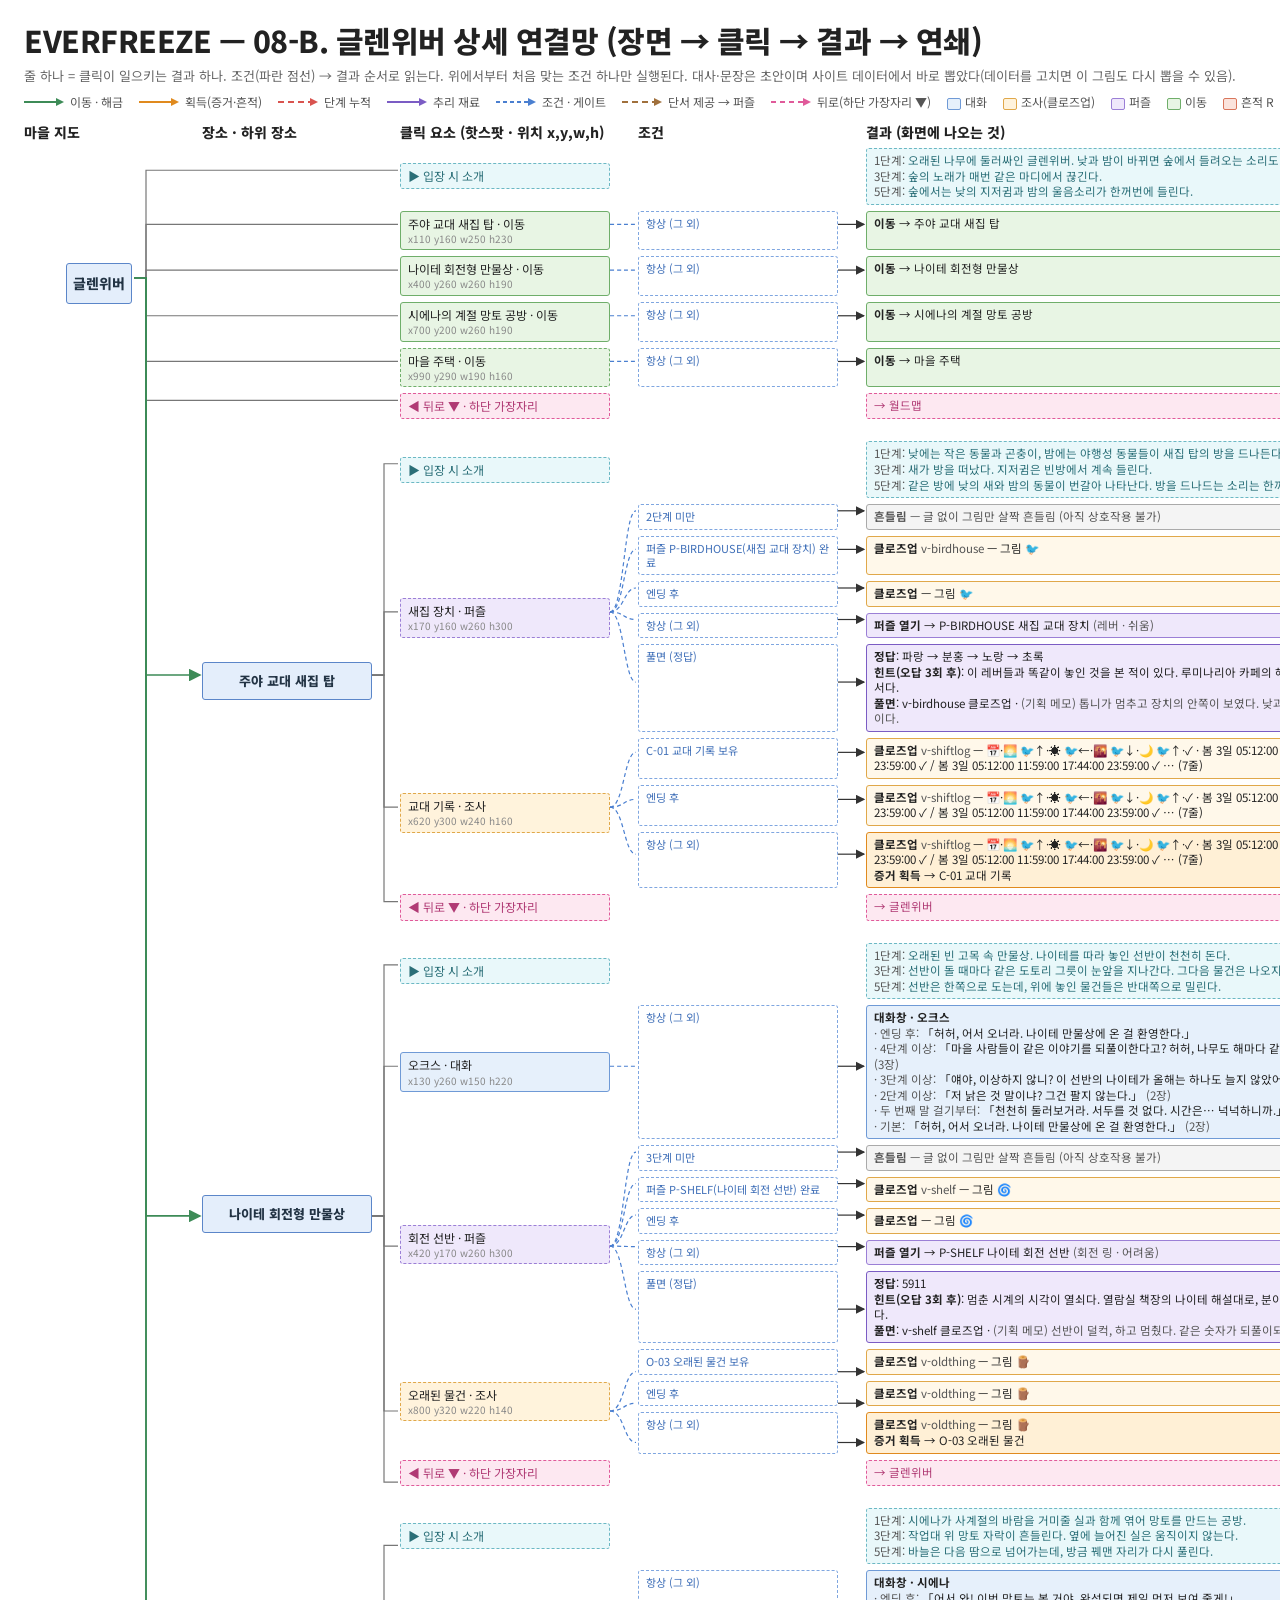
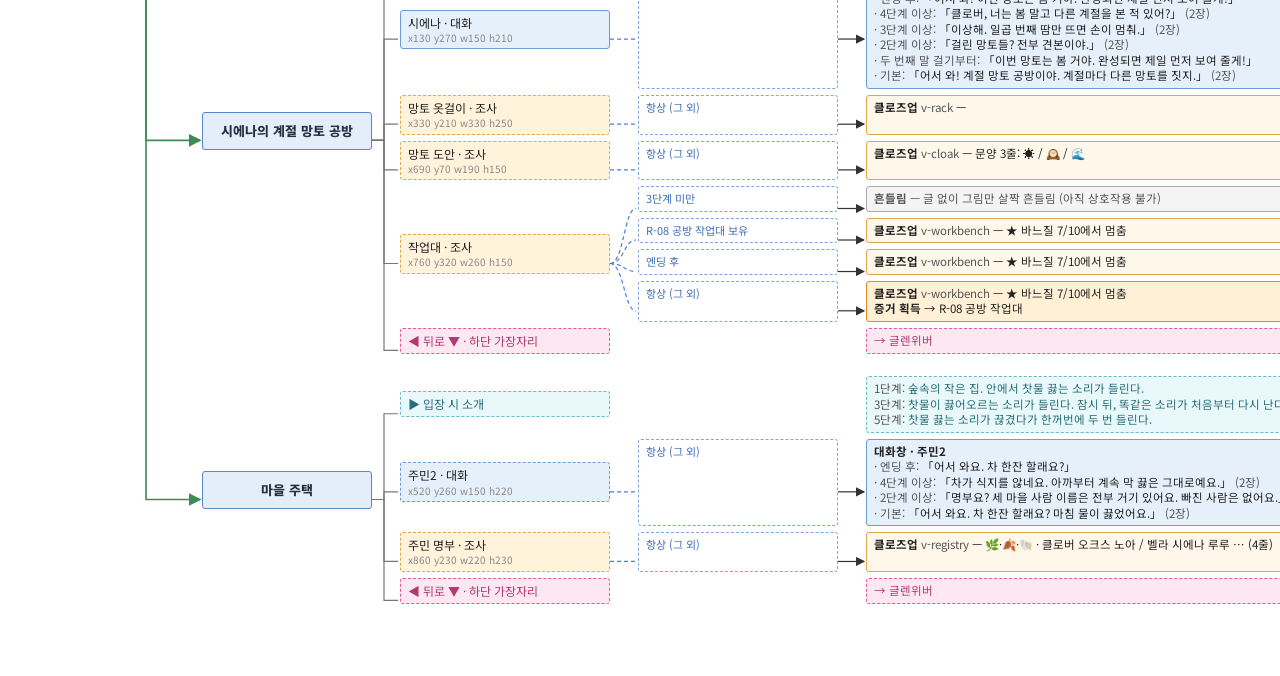
<file: docs/framework/framework.html>
<!doctype html>
<html lang="ko"><head><meta charset="utf-8">
<link href="https://fonts.googleapis.com/css2?family=Noto+Sans+KR:wght@400;500;700;800&display=swap" rel="stylesheet">
<style>
:root{
  --move:#3d8b57; --gain:#e08a1e; --stage:#d9534f; --ded:#7b5cc4; --gate:#4a7fd0; --chain:#555; --back:#e05a9a; --clue:#a0703c;
}
*{box-sizing:border-box}
body{margin:0;background:#fff;font-family:'Noto Sans KR','WenQuanYi Zen Hei',sans-serif;color:#222;font-size:12px}
#wrap{position:relative;width:2280px;padding:18px 24px 40px}
h1{margin:0 0 4px;font-size:30px;font-weight:800;letter-spacing:-.5px}
.sub{color:#666;font-size:13px;margin-bottom:8px}
.legend{display:flex;flex-wrap:wrap;gap:16px;align-items:center;font-size:12px;color:#555;margin-bottom:12px}
.legend .ln{display:inline-flex;align-items:center;gap:6px}
.legend svg{overflow:visible}
.chip{display:inline-block;width:14px;height:12px;border:1.5px solid;border-radius:2px;vertical-align:middle;margin-right:4px}
.colhead{display:grid;grid-template-columns:150px 170px 210px 200px 540px 190px 300px;column-gap:28px;font-weight:800;font-size:14px;margin:8px 0 6px}
#rows{position:relative}
.block{display:grid;grid-template-columns:150px 170px 210px 200px 540px 190px 300px;column-gap:28px;margin-bottom:22px;position:relative}
.box{border:1.5px solid #999;border-radius:3px;padding:4px 7px;background:#fff;line-height:1.35;position:relative;z-index:2}
.box small{display:block;color:#888;font-size:10px}
.vbox{align-self:center;font-weight:800;font-size:14px;text-align:center;padding:10px 6px;background:#e4eefb;border-color:#5b86c9;color:#234}
.sbox{font-weight:800;font-size:13px;text-align:center;padding:9px 6px;background:#e4eefb;border-color:#5b86c9;color:#234}
.sbox.sub2{background:#eaf5e4;border-color:#6fae6a;color:#253}
.k-npc{background:#e6f0fb;border-color:#6f9ad6}
.k-inspect{background:#fff3dc;border-color:#e0a84a}
.k-puzzle{background:#efe8fb;border-color:#9b7fd6}
.k-move{background:#e8f5e4;border-color:#6fae6a}
.k-intro{background:#e9f8fa;border:1.5px dashed #6cb8c4;color:#2b6f78}
.k-back{background:#fde8f1;border:1.5px dashed #e05a9a;color:#b03a74}
.temp{border-style:dashed}
.cond{border:1.5px dashed #7fa6e0;color:#3f6fb8;background:#fff;font-size:11px}
.res{font-size:11.5px}
.res.r-move{background:#e8f5e4;border-color:#6fae6a}
.res.r-view{background:#fff8ea;border-color:#e0a84a}
.res.r-gain{background:#fff0d6;border-color:#e08a1e}
.res.r-shake{background:#f4f4f4;border-color:#aaa;color:#555}
.res.r-say{background:#e6f0fb;border-color:#6f9ad6}
.res.r-puzzle{background:#efe8fb;border-color:#9b7fd6}
.res.r-solve{background:#efe8fb;border-color:#7b5cc4}
.res.r-intro{background:#e9f8fa;border:1.5px dashed #6cb8c4;color:#2b6f78}
.res.r-back{background:#fde8f1;border:1.5px dashed #e05a9a;color:#b03a74}
.res b{font-weight:700}
.res .q{color:#555}
.ev{font-weight:700;font-size:11.5px;background:#fbe3dc;border-color:#d9765c;color:#7a2e1c}
.ev.clue{background:#e6f0fb;border-color:#5b86c9;color:#234}
.ev.opt{background:#fff;border:1.5px dashed #555;color:#333}
.cx{font-size:11.5px}
.cx.tier{background:#fbe3dc;border-color:#d9534f;color:#7a2e1c}
.cx.ded{background:#e9f5e4;border-color:#5f9a50;color:#234}
.cx.dedopt{background:#fff;border:1.5px dashed #5f9a50}
.cx.clue{background:#fff;border:1.5px dashed #a0703c;color:#5a3a16}
.cx b{display:block;font-size:12px}
.cell{display:flex;flex-direction:column;gap:6px}
.grp{display:grid;grid-template-columns:200px 540px;column-gap:28px;row-gap:6px}
#svg{position:absolute;left:0;top:0;pointer-events:none;z-index:1;overflow:visible}
</style></head>
<body><div id="wrap">
<h1 id="title"></h1>
<div class="sub" id="subtitle"></div>
<div class="legend" id="legend"></div>
<div class="colhead"><div>마을 지도</div><div>장소 · 하위 장소</div><div>클릭 요소 (핫스팟 · 위치 x,y,w,h)</div><div>조건</div><div>결과 (화면에 나오는 것)</div><div>증거 · 흔적</div><div>연결 (단계 · 추리 · 다른 퍼즐 단서)</div></div>
<div id="rows"></div>
<svg id="svg"></svg>
</div>
<!-- 사이트 데이터·엔진 (그대로 읽어 온다) -->
<script src="../../src/data/texts.js"></script>
<script src="../../src/data/npcs.js"></script>
<script src="../../src/data/evidence.js"></script>
<script src="../../src/data/deductions.js"></script>
<script src="../../src/data/puzzles.js"></script>
<script src="../../src/data/views.js"></script>
<script src="../../src/data/scenes.js"></script>
<script src="../../src/engine/state.js"></script>
<script src="../../src/engine/conditions.js"></script>
<script src="../../src/engine/engine.js"></script>
<script>
(function () {
const EF = window.EF;
const P = new URLSearchParams(location.search);
const V = P.get('v') || 'GW';
const CONF = {
  RM: { code: '08-A', name: '로즈메리', map: 'MAP_ROSEMARY' },
  GW: { code: '08-B', name: '글렌위버', map: 'MAP_GLENWEAVER' },
  LM: { code: '08-C', name: '루미나리아', map: 'MAP_LUMINARIA' }
}[V];
const VILLAGE_OF = id => id.startsWith('RM_') || id === 'MAP_ROSEMARY' ? '로즈메리' : id.startsWith('GW_') || id === 'MAP_GLENWEAVER' ? '글렌위버' : id.startsWith('LM_') || id === 'MAP_LUMINARIA' ? '루미나리아' : '';

// 다른 마을 퍼즐의 단서를 주는 곳 (장면, 핫스팟) → 퍼즐, 단서 내용
const CLUES = [
  ['RM_PLAZA', 'clock', 'P-SHELF', '시계 11시 59분'], ['RM_PLAZA', 'clock', 'P-ATELIER', '바늘은 늘 시계 방향'],
  ['RM_PLAZA', 'board', 'P-OLDREC', '▲ = 공지 2장'], ['RM_LIBRARY_READING', 'shelf', 'P-SHELF', '읽는 법: 바깥 링부터, 분 먼저'],
  ['RM_LIBRARY_ARCHIVE', 'fragments', 'P-LETTER', '하루의 순서: 아침 낮 저녁 밤 밤'], ['RM_BELLA_SHOP', 'ledger-shop', 'P-MAILBOX', '우편 마차 6:20'],
  ['GW_HOUSE', 'registry', 'P-LEDGER', '명부에 없는 이름 = 하나'], ['GW_TOWER', 'shift-log', 'P-ATELIER', '교대 순서: 새벽 한낮 노을 밤'],
  ['GW_SIENNA', 'workbench-gw', 'P-OLDREC', '★ = 망토 7단계'], ['GW_SIENNA', 'cloak', 'P-ARCHIVE', '완성 도안: 위 해 · 가운데 시계탑 · 아래 물결'],
  ['LM_HARBOR', 'sign', 'P-DRAWER', '입항 시각 4:17'], ['LM_CAFE', 'jelly', 'P-BIRDHOUSE', '조명 순서: 파랑 분홍 노랑 초록'],
  ['LM_LIGHTHOUSE', 'mailbox', 'P-OLDREC', '● = 편지 3통']
];
const PUZ_HOME = {}; // 퍼즐이 있는 곳
Object.values(EF.SCENES).forEach(sc => sc.hotspots.forEach(hp => hp.rules.forEach(r => (r.do || []).forEach(a => { if (a.puzzle) PUZ_HOME[a.puzzle] = `${VILLAGE_OF(sc.id)} · ${sc.name} · ${hp.label}`; }))));

const KIND = { npc: '대화', inspect: '조사', puzzle: '퍼즐', move: '이동' };
const esc = t => String(t).replace(/[&<>]/g, c => ({ '&': '&amp;', '<': '&lt;', '>': '&gt;' }[c]));
const cut = (t, n = 70) => (t = String(t)).length > n ? t.slice(0, n) + '…' : t;

// ---------- 조건 → 글 ----------
function condText(c) {
  if (!c || (Array.isArray(c) && !c.length)) return '항상 (그 외)';
  if (Array.isArray(c)) return c.map(condText).join(' 그리고 ');
  return Object.keys(c).map(k => {
    const v = c[k];
    switch (k) {
      case 'stageMin': return `${v}단계 이상`;
      case 'stageMax': return `${v}단계 이하`;
      case 'has': return `${v} ${EF.EVIDENCE[v] ? EF.EVIDENCE[v].name : ''} 보유`;
      case 'solved': return `퍼즐 ${v}(${EF.PUZZLES[v].title}) 완료`;
      case 'flag': return v === 'ariaConfronted' ? '아리아 대면 완료' : `기록 ${v}`;
      case 'deduced': return `추리 ${v} 완료`;
      case 'ended': return '엔딩 후';
      case 'notEnded': return '엔딩 전';
      case 'talked': return '두 번째 말 걸기부터';
      case 'scene': return EF.SCENES[v] ? EF.SCENES[v].name : v;
      case 'not': return condText(v).replace(/(\d)단계 이상/, '$1단계 미만').replace(/ 완료$/, ' 전').replace(/ 보유$/, ' 없음');
      case 'any': return '(' + v.map(condText).join(' 또는 ') + ')';
      case 'all': return condText(v);
    }
    return k;
  }).join(' 그리고 ');
}

// ---------- 클로즈업 요약 ----------
function viewText(v) {
  const id = typeof v === 'string' ? v : null; const d = id ? EF.VIEWS[id] : v;
  if (!d) return '';
  let s = '';
  switch (d.kind) {
    case 'pic': s = `그림 ${d.icon || ''}`; break;
    case 'doc': s = [d.head, d.cols && d.cols.join('·'), (d.rows || []).slice(0, 2).map(r => [].concat(r).join(' ')).join(' / ') + ((d.rows || []).length > 2 ? ` … (${d.rows.length}줄)` : ''), d.foot].filter(Boolean).join(' · '); break;
    case 'strip': s = d.items.join(' → '); break;
    case 'clock': s = `시계 ${d.h}:${String(d.m).padStart(2, '0')}`; break;
    case 'lights': s = `불빛이 차례로 켜짐 (${d.colors.length}색)`; break;
    case 'pattern': s = `문양 3줄: ${d.rows.join(' / ')}`; break;
    case 'steps': s = `${d.mark || ''} 바느질 ${d.done}/${d.total}에서 멈춤`; break;
    case 'pins': s = `종이 ${d.items.length}장 ${d.items[0].icon || ''} ${d.items[0].text || ''} ${d.items[0].mark || ''}`; break;
    case 'stack': s = `${d.icon} ${d.count}개 ${d.mark || ''}`; break;
    case 'ringguide': s = '나이테 1→4(바깥부터) · 긴 바늘① 짧은 바늘②'; break;
  }
  return `<b>클로즈업</b> ${id ? `<span class="q">${id}</span> ` : ''}— ${esc(s)}`;
}

// ---------- 대화 요약 ----------
function sayText(npc, ctx) {
  const n = EF.NPCS[npc];
  const lines = (n.lines || []).filter(l => !l.ctx || l.ctx === ctx);
  let out = `<b>대화창 · ${n.name}${ctx ? ' (' + ctx + ')' : ''}</b>`;
  if (!lines.length) return out + ' — 000과 대화 (임시)';
  const show = lines.filter(l => !(l.if || []).some(c => c.scene && c.scene !== CUR_SCENE));
  show.forEach(l => {
    const pages = [].concat(l.text), first = typeof pages[0] === 'string' ? pages[0] : pages[0].text || pages[0].clover;
    const lab = (l.if && l.if.length ? condText(l.if.filter(c => !c.scene)) : '기본').replace('항상 (그 외)', '기본');
    out += `<br><span class="q">· ${esc(lab)}:</span> 「${esc(cut(first, 46))}」${pages.length > 1 ? ` <span class="q">(${pages.length}장)</span>` : ''}`;
  });
  return out;
}
let CUR_SCENE = '';

function answerText(p) {
  switch (p.type) {
    case 'pick': return p.options[p.answer];
    case 'dial': case 'rings': case 'code': return p.answer;
    case 'cipher': return `${p.symbols.join('')} → ${p.answer}`;
    case 'lever': return p.answer.map(k => p.levers.find(l => l.key === k).name).join(' → ');
    case 'clock': return `${p.answer.h}시 ${p.answer.m}분`;
    case 'slide': return '3×3 그림 완성 (위 ' + p.rows.map(r => r.name).join(' · ') + ' 아래)';
    case 'signal': return p.answer.map(k => p.signals.find(s => s.key === k).name).join(' · ');
    case 'glass': return p.pieces.map(x => x.name).join(' · ') + ' (시계 방향, ▲ 모두 위)';
    case 'order': return p.items.join(' → ');
  }
  return '';
}
const TYPE_KO = { pick: '고르기', dial: '다이얼', rings: '회전 링', code: '숫자', cipher: '암호', lever: '레버', clock: '시계', slide: '슬라이드', signal: '등대 신호', glass: '유리 조각', order: '순서' };

// ---------- 규칙 결과 → 행 ----------
function resRow(actions) {
  const parts = [], cls = [], grants = [];
  actions.forEach(a => {
    const k = Object.keys(a)[0];
    if (k === 'go') { parts.push(`<b>이동</b> → ${EF.SCENES[a.go].name}`); cls.push('r-move'); }
    if (k === 'view') { parts.push(viewText(a.view)); cls.push('r-view'); }
    if (k === 'shake') { parts.push('<b>흔들림</b> — 글 없이 그림만 살짝 흔들림 (아직 상호작용 불가)'); cls.push('r-shake'); }
    if (k === 'say') { parts.push(sayText(a.say, a.ctx)); cls.push('r-say'); }
    if (k === 'puzzle') { const p = EF.PUZZLES[a.puzzle]; parts.push(`<b>퍼즐 열기</b> → ${a.puzzle} ${p.title} <span class="q">(${TYPE_KO[p.type]} · ${p.level})</span>`); cls.push('r-puzzle'); }
    if (k === 'grant') { parts.push(`<b>증거 획득</b> → ${a.grant} ${EF.EVIDENCE[a.grant].name}`); cls.push('r-gain'); grants.push(a.grant); }
    if (k === 'flag') { parts.push(`<b>사건 기록</b> → ${a.flag === 'ariaConfronted' ? '아리아 대면 완료' : a.flag}`); }
  });
  const c = cls.includes('r-gain') ? 'r-gain' : cls[0] || '';
  return { html: parts.join('<br>'), cls: c, grants };
}

// ---------- 그리기 ----------
const rowsEl = document.getElementById('rows');
const links = []; // [fromEl, toEl, style]
const evBoxes = {}; // id → el
const conx = [];    // 연결 칸에 올릴 것 {key, html, cls, fromEls:[]}
const conxByKey = {};
function addConx(key, html, cls, fromEl, style) {
  if (!conxByKey[key]) { conxByKey[key] = { key, html, cls, from: [] }; conx.push(conxByKey[key]); }
  conxByKey[key].from.push([fromEl, style]);
}
const el = (cls, html) => { const d = document.createElement('div'); d.className = cls; if (html !== undefined) d.innerHTML = html; return d; };
const box = (cls, html) => el('box ' + cls, html);

function sceneBlock(sc, isMap, depth) {
  CUR_SCENE = sc.id;
  const blk = el('block');
  const c1 = el('cell'), c2 = el('cell'), cRest = el('');
  cRest.style.gridColumn = '3 / 8';
  cRest.style.display = 'grid'; cRest.style.gridTemplateColumns = '210px 200px 540px 190px 300px'; cRest.style.columnGap = '28px'; cRest.style.rowGap = '6px';
  let sbox;
  if (isMap) { sbox = box('vbox', CONF.name); c1.append(sbox); c1.style.justifyContent = 'center'; }
  else {
    sbox = box('sbox' + (depth ? ' sub2' : ''), esc(sc.name)); c2.append(sbox); c2.style.justifyContent = 'center';
    if (depth) sbox.style.marginLeft = (depth * 14) + 'px';
  }
  blk.append(c1, c2, cRest);
  const addRow = (hsEl, condHtml, res, extraCls) => {
    const cEl = condHtml !== null ? box('cond', condHtml) : el('');
    const rEl = box('res ' + (res.cls || '') + (extraCls ? ' ' + extraCls : ''), res.html);
    const evCell = el('cell');
    (res.grants || []).forEach(g => {
      const e = EF.EVIDENCE[g];
      const eb = box('ev ' + (e.type === 'clue' ? 'clue' : e.type === 'opt' ? 'opt' : ''), `${g} ${esc(e.name)}`);
      evCell.append(eb); evBoxes[g] = eb; links.push([rEl, eb, 'gain']);
    });
    return [cEl, rEl, evCell];
  };
  const grid = cRest;
  const place = (hsEl, rows) => {
    // hsEl 는 첫 칸, rows 는 [cond, res, ev] 들. hsEl 를 rows 높이만큼 세로로 늘린다.
    const n = rows.length;
    hsEl.style.gridRow = `span ${n}`; hsEl.style.alignSelf = 'center';
    grid.append(hsEl);
    rows.forEach((r, i) => { r.forEach(x => grid.append(x)); grid.append(el('')); });
    return hsEl;
  };
  // 입장 시 소개
  const intro = sc.intro ? (typeof sc.intro === 'string' ? esc(sc.intro) : Object.keys(sc.intro).map(k => `<span class="q">${k}단계:</span> ${esc(sc.intro[k])}`).join('<br>')) : esc(isMap ? EF.TEXT.site.mapIntro : '');
  const introHs = box('k-intro', '▶ 입장 시 소개');
  const ir = addRow(introHs, null, { html: intro, cls: 'r-intro' });
  place(introHs, [ir]);
  links.push([sbox, introHs, 'chain']);

  sc.hotspots.forEach(hp => {
    const hsEl = box('k-' + hp.kind + (hp.temp ? ' temp' : ''), `${esc(hp.label)} · ${KIND[hp.kind]}<small>x${hp.x} y${hp.y} w${hp.w} h${hp.h}${hp.showIf ? ' · 조건부 표시' : ''}</small>`);
    const rows = [];
    hp.rules.forEach(r => {
      const res = resRow(r.do || []);
      const rr = addRow(hsEl, condText(r.if), res);
      rows.push(rr);
      // 퍼즐을 여는 규칙이면 "풀면" 줄을 덧붙인다
      const pz = (r.do || []).find(a => a.puzzle);
      if (pz) {
        const p = EF.PUZZLES[pz.puzzle];
        const solved = { html: `<b>정답</b>: ${esc(answerText(p))}<br><b>힌트(오답 3회 후)</b>: ${esc(p.hint)}<br><b>풀면</b>: ${p.view ? p.view + ' 클로즈업 · ' : ''}<span class="q">(기획 메모) ${esc(cut(p.success, 60))}</span>`, cls: 'r-solve', grants: (p.onSolve || []).filter(a => a.grant).map(a => a.grant) };
        rows.push(addRow(hsEl, '풀면 (정답)', solved));
      }
    });
    place(hsEl, rows);
    links.push([sbox, hsEl, 'chain']);
    rows.forEach(([cEl, rEl]) => { if (cEl.className) links.push([hsEl, cEl, 'gate']); links.push([cEl.className ? cEl : hsEl, rEl, 'arrow']); });
    // 단서 연결
    CLUES.filter(c => c[0] === sc.id && c[1] === hp.id).forEach(c => {
      addConx('clue-' + c[2] + c[3], `<b>단서 → ${c[2]} ${esc(EF.PUZZLES[c[2]].title)}</b>${esc(PUZ_HOME[c[2]] || '')}<br>${esc(c[3])}`, 'clue', rows[rows.length - 1][1], 'clue');
    });
  });
  // 뒤로
  if (sc.parent) {
    const bk = box('k-back', '◀ 뒤로 ▼ · 하단 가장자리');
    const br = addRow(bk, null, { html: `→ ${esc(EF.SCENES[sc.parent].name)}`, cls: 'r-back' });
    place(bk, [br]);
    links.push([sbox, bk, 'chain']);
  }
  rowsEl.append(blk);
  return sbox;
}

// 마을 장면 순서: 지도 → 장소(하위 장소는 바로 뒤, 들여쓰기)
const mapSc = EF.SCENES[CONF.map];
const vbox = sceneBlock(mapSc, true, 0);
const order = [];
const kids = id => Object.values(EF.SCENES).filter(s => s.parent === id && s.kind === 'location');
const walk = (id, d) => kids(id).forEach(s => { order.push([s, d]); walk(s.id, d + 1); });
walk(CONF.map, 0);
const sboxes = {};
order.forEach(([s, d]) => {
  const b = sceneBlock(s, false, d);
  sboxes[s.id] = b;
  links.push([d ? sboxes[s.parent] : vbox, b, d ? 'move' : 'move']);
});

// 단계 · 추리 연결
const tierOf = id => EF.TIERS.findIndex(t => t.includes(id));
Object.keys(evBoxes).forEach(id => {
  const t = tierOf(id);
  if (t >= 0) addConx('tier' + t, `<b>${t + 1}구간 완료 → ${t + 2}단계 진입</b>${EF.TIERS[t].join(' · ')} 모두 획득`, 'tier', evBoxes[id], 'stage');
  EF.DEDUCTIONS.filter(d => d.requires.includes(id)).forEach(d => {
    addConx('ded' + d.id, `<b>${d.id} ${esc(d.title)}</b>재료: ${d.requires.join(' · ')}${d.requires.some(r => !evBoxes[r]) ? ' (다른 마을 증거 포함)' : ''}`, d.kind === 'opt' ? 'dedopt' : 'ded', evBoxes[id], 'ded');
  });
});

// 연결 칸 상자: 오른쪽 칸(7번째)에 가장 가까운 출발점 높이로, 겹치지 않게
const svg = document.getElementById('svg');
const wrap = document.getElementById('wrap');
const conxLayer = el(''); conxLayer.style.position = 'absolute'; conxLayer.style.left = '0'; conxLayer.style.top = '0'; conxLayer.style.width = '100%';
wrap.append(conxLayer);
requestAnimationFrame(() => requestAnimationFrame(() => {
  const W = wrap.getBoundingClientRect();
  const R = e => { const r = e.getBoundingClientRect(); return { x: r.left - W.left, y: r.top - W.top, w: r.width, h: r.height }; };
  const colX = R(document.querySelectorAll('.colhead div')[6]).x;
  conx.sort((a, b) => Math.min(...a.from.map(f => R(f[0]).y)) - Math.min(...b.from.map(f => R(f[0]).y)));
  let yCursor = 0;
  conx.forEach(c => {
    const b = box('cx ' + c.cls, c.html);
    b.style.position = 'absolute'; b.style.width = '300px'; b.style.left = colX + 'px';
    const want = Math.min(...c.from.map(f => R(f[0]).y));
    const y = Math.max(want, yCursor);
    b.style.top = y + 'px';
    conxLayer.append(b);
    yCursor = y + b.getBoundingClientRect().height + 8;
    c.from.forEach(([f, st]) => links.push([f, b, st]));
  });
  wrap.style.height = Math.max(wrap.scrollHeight, yCursor + 40) + 'px';
  // 선 그리기
  const H = wrap.scrollHeight;
  svg.setAttribute('width', W.width); svg.setAttribute('height', H);
  const STY = {
    chain: ['#777', '', 1.2, false], gate: ['#4a7fd0', '4 3', 1.2, false], arrow: ['#333', '', 1.2, true],
    gain: ['#e08a1e', '', 1.6, true], stage: ['#d9534f', '6 4', 1.4, true], ded: ['#7b5cc4', '', 1.3, true],
    clue: ['#a0703c', '6 4', 1.4, true], move: ['#3d8b57', '', 1.6, true], back: ['#e05a9a', '5 4', 1.2, true]
  };
  const defs = document.createElementNS('http://www.w3.org/2000/svg', 'defs');
  Object.entries(STY).forEach(([k, s]) => {
    defs.innerHTML += `<marker id="m-${k}" markerWidth="8" markerHeight="8" refX="7" refY="4" orient="auto"><path d="M0,0 L8,4 L0,8 z" fill="${s[0]}"/></marker>`;
  });
  svg.append(defs);
  links.forEach(([a, b, st]) => {
    if (!a || !b || !a.isConnected || !b.isConnected) return;
    const A = R(a), B = R(b), s = STY[st];
    let x1 = A.x + A.w, y1 = A.y + A.h / 2, x2 = B.x, y2 = B.y + B.h / 2;
    let d;
    if (st === 'chain' || st === 'move') { // 왼쪽 나무 줄기
      const mx = x1 + 12; d = `M${x1},${y1} H${mx} V${y2} H${x2 - 2}`;
    } else if (st === 'stage' || st === 'ded' || st === 'clue') {
      const mx = x2 - 30; d = `M${x1},${y1} C${mx},${y1} ${mx},${y2} ${x2 - 2},${y2}`;
    } else d = `M${x1},${y1} C${(x1 + x2) / 2},${y1} ${(x1 + x2) / 2},${y2} ${x2 - 2},${y2}`;
    const p = document.createElementNS('http://www.w3.org/2000/svg', 'path');
    p.setAttribute('d', d); p.setAttribute('fill', 'none'); p.setAttribute('stroke', s[0]); p.setAttribute('stroke-width', s[2]);
    if (s[1]) p.setAttribute('stroke-dasharray', s[1]);
    if (s[3]) p.setAttribute('marker-end', `url(#m-${st})`);
    if (st === 'stage' || st === 'ded' || st === 'clue') p.setAttribute('opacity', '.8');
    svg.append(p);
  });
  document.body.dataset.ready = '1';
}));

// 제목 · 범례
document.getElementById('title').textContent = `EVERFREEZE — ${CONF.code}. ${CONF.name} 상세 연결망 (장면 → 클릭 → 결과 → 연쇄)`;
document.getElementById('subtitle').textContent = '줄 하나 = 클릭이 일으키는 결과 하나. 조건(파란 점선) → 결과 순서로 읽는다. 위에서부터 처음 맞는 조건 하나만 실행된다. 대사·문장은 초안이며 사이트 데이터에서 바로 뽑았다(데이터를 고치면 이 그림도 다시 뽑을 수 있음).';
const L = [['이동 · 해금', '#3d8b57', ''], ['획득(증거·흔적)', '#e08a1e', ''], ['단계 누적', '#d9534f', '6 4'], ['추리 재료', '#7b5cc4', ''], ['조건 · 게이트', '#4a7fd0', '4 3'], ['단서 제공 → 퍼즐', '#a0703c', '6 4'], ['뒤로(하단 가장자리 ▼)', '#e05a9a', '5 4']];
const lg = document.getElementById('legend');
L.forEach(([t, c, da]) => lg.insertAdjacentHTML('beforeend', `<span class="ln"><svg width="40" height="8"><line x1="0" y1="4" x2="34" y2="4" stroke="${c}" stroke-width="2" ${da ? `stroke-dasharray="${da}"` : ''}/><path d="M32,0 L40,4 L32,8z" fill="${c}"/></svg>${t}</span>`));
[['대화', '#6f9ad6', '#e6f0fb'], ['조사(클로즈업)', '#e0a84a', '#fff3dc'], ['퍼즐', '#9b7fd6', '#efe8fb'], ['이동', '#6fae6a', '#e8f5e4'], ['흔적 R', '#d9765c', '#fbe3dc'], ['흔들림(불가)', '#aaa', '#f4f4f4']].forEach(([t, b, f]) => lg.insertAdjacentHTML('beforeend', `<span><span class="chip" style="border-color:${b};background:${f}"></span>${t}</span>`));
lg.insertAdjacentHTML('beforeend', '<span><span class="chip" style="border-style:dashed;border-color:#888"></span>임시</span>');
})();
</script>
</body></html>
</file>
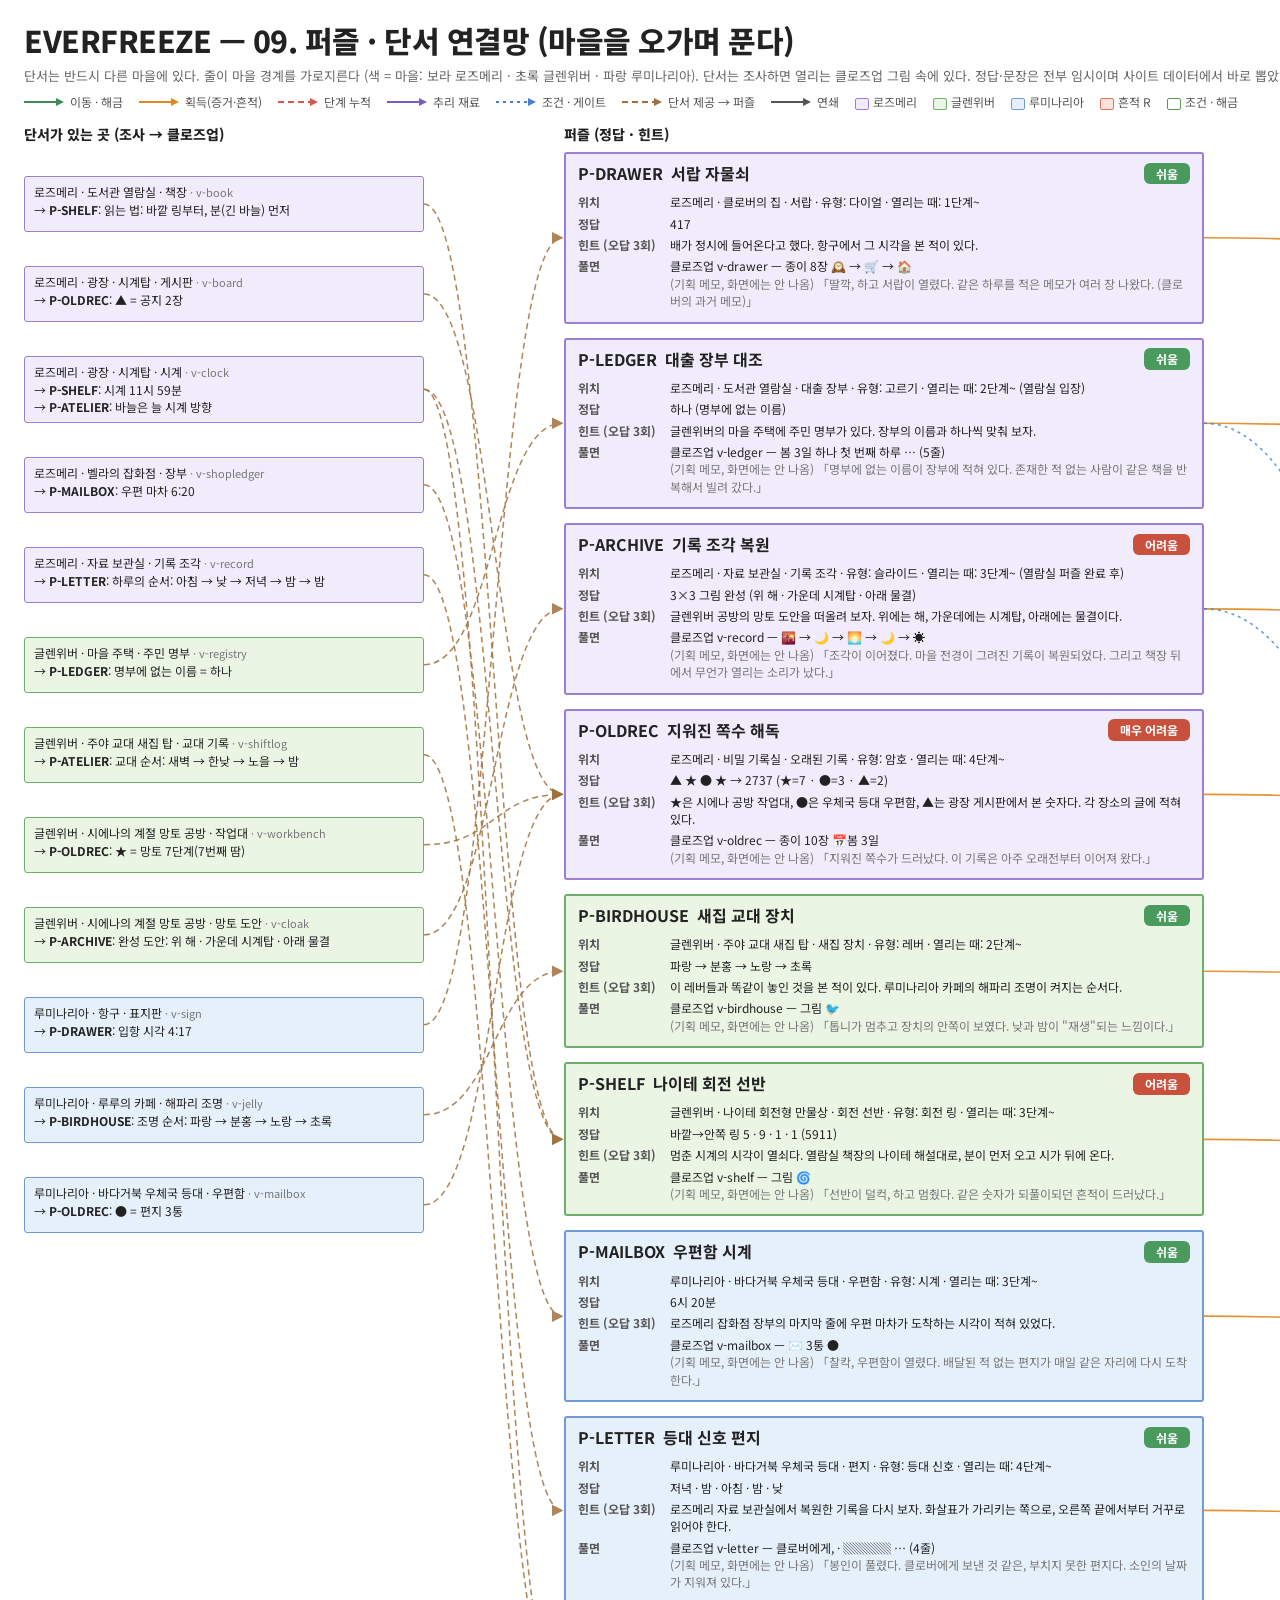
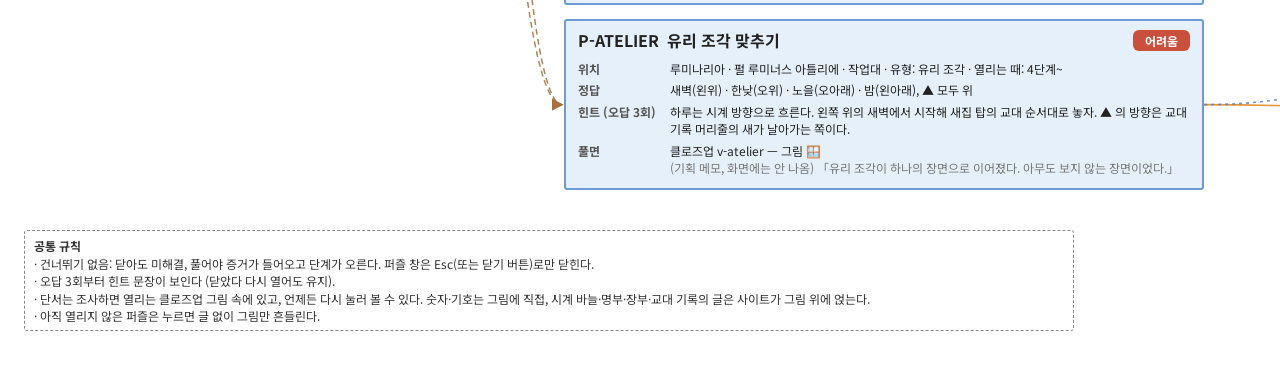
<file: docs/framework/fw09.html>
<!doctype html>
<html lang="ko"><head><meta charset="utf-8">
<link href="https://fonts.googleapis.com/css2?family=Noto+Sans+KR:wght@400;500;700;800&display=swap" rel="stylesheet">
<link rel="stylesheet" href="base.css">
<style>
#wrap{width:2160px}
#grid{display:grid;grid-template-columns:400px 640px 170px 340px;column-gap:140px;position:relative}
.cluecol,.pzcol,.evcol,.stcol{display:flex;flex-direction:column;position:relative}
.cluecol{gap:34px;padding-top:24px}
.pzcol{gap:14px}
.clue{font-size:12px;min-height:56px}
.clue .q{font-size:11px}
.pz{padding:8px 12px 10px;border-width:2px}
.pz h3{margin:0 0 6px;font-size:16px;display:flex;align-items:center;gap:8px}
.pz h3 .lv{margin-left:auto;font-size:12px;color:#fff;border-radius:6px;padding:2px 12px;font-weight:700}
.lv.e{background:#4a9a5e}.lv.h{background:#c9503c}.lv.x{background:#c9503c}
.pz table{border-collapse:collapse;font-size:12px;width:100%}
.pz td{padding:2px 0;vertical-align:top}
.pz td:first-child{width:92px;color:#555;font-weight:700}
.rules{margin-top:40px;width:1050px}
</style></head>
<body><div id="wrap">
<h1>EVERFREEZE — 09. 퍼즐 · 단서 연결망 (마을을 오가며 푼다)</h1>
<div class="sub">단서는 반드시 다른 마을에 있다. 줄이 마을 경계를 가로지른다 (색 = 마을: 보라 로즈메리 · 초록 글렌위버 · 파랑 루미나리아). 단서는 조사하면 열리는 클로즈업 그림 속에 있다. 정답·문장은 전부 임시이며 사이트 데이터에서 바로 뽑았다.</div>
<div class="legend" id="legend"></div>
<div id="grid">
  <div><div class="colhead">단서가 있는 곳 (조사 → 클로즈업)</div><div class="cluecol" id="clues"></div></div>
  <div><div class="colhead">퍼즐 (정답 · 힌트)</div><div class="pzcol" id="pzs"></div></div>
  <div><div class="colhead">얻는 흔적</div><div class="evcol" id="evs"></div></div>
  <div><div class="colhead">단계 · 열리는 것</div><div class="stcol" id="sts"></div></div>
</div>
<div class="box note rules" id="rules"></div>
<svg id="svg"></svg>
</div>
<script src="../../src/data/texts.js"></script>
<script src="../../src/data/npcs.js"></script>
<script src="../../src/data/evidence.js"></script>
<script src="../../src/data/deductions.js"></script>
<script src="../../src/data/puzzles.js"></script>
<script src="../../src/data/views.js"></script>
<script src="../../src/data/scenes.js"></script>
<script src="../../src/engine/state.js"></script>
<script src="../../src/engine/conditions.js"></script>
<script src="../../src/engine/engine.js"></script>
<script src="common.js"></script>
<script>
(function () {
const EF = window.EF, F = window.FW, esc = F.esc, el = F.el;
F.legend(document.getElementById('legend'));
const links = [];
const pzEls = {}, evEls = {};
// ---- 퍼즐 카드 ----
const pzCol = document.getElementById('pzs');
Object.entries(EF.PUZZLES).forEach(([pid, p]) => {
  const { sc, hp } = F.PUZ[pid];
  const v = F.VILLAGE_OF(sc.id);
  const lvc = p.level === '쉬움' ? 'e' : p.level === '어려움' ? 'h' : 'x';
  const solveView = p.view ? `클로즈업 ${p.view} — ${esc(F.viewText(p.view))}` : '';
  const card = el('box pz ' + F.VCLS[v], `<h3>${pid} <span style="font-weight:700">${esc(p.title)}</span><span class="lv ${lvc}">${esc(p.level)}</span></h3>
  <table>
   <tr><td>위치</td><td>${esc(F.place(sc, hp))} · 유형: ${F.TYPE_KO[p.type]} · 열리는 때: ${esc(F.opens(pid))}</td></tr>
   <tr><td>정답</td><td>${esc(F.answer(p))}</td></tr>
   <tr><td>힌트 (오답 3회)</td><td>${esc(p.hint)}</td></tr>
   <tr><td>풀면</td><td>${solveView}<br><span class="q">(기획 메모, 화면에는 안 나옴) 「${esc(F.cut(p.success, 60))}」</span></td></tr>
  </table>`);
  pzCol.append(card); pzEls[pid] = card;
});
// ---- 단서 (장소별로 묶기) ----
const clueCol = document.getElementById('clues');
const groups = [];
F.CLUES.forEach(c => {
  const key = c[0] + '|' + c[1];
  let g = groups.find(x => x.key === key);
  if (!g) { g = { key, sc: EF.SCENES[c[0]], hp: EF.SCENES[c[0]].hotspots.find(h => h.id === c[1]), items: [] }; groups.push(g); }
  g.items.push(c);
});
const vOrder = { '로즈메리': 0, '글렌위버': 1, '루미나리아': 2 };
groups.sort((a, b) => vOrder[F.VILLAGE_OF(a.sc.id)] - vOrder[F.VILLAGE_OF(b.sc.id)]);
groups.forEach(g => {
  const v = F.VILLAGE_OF(g.sc.id);
  const viewId = (g.hp.rules.flatMap(r => r.do || []).find(a => a.view && typeof a.view === 'string') || {}).view || (EF.PUZZLES[(g.hp.rules.flatMap(r => r.do || []).find(a => a.puzzle) || {}).puzzle] || {}).view;
  const b = el('box clue ' + F.VCLS[v], `${esc(F.place(g.sc, g.hp))}${viewId ? ` <span class="q">· ${viewId}</span>` : ''}` + g.items.map(c => `<br>→ <b>${c[2]}</b>: ${esc(c[3])}`).join(''));
  clueCol.append(b);
  g.items.forEach(c => links.push([b, pzEls[c[2]], 'clue', { op: '.85' }]));
});
// ---- 흔적 ----
const evCol = document.getElementById('evs');
// ---- 단계 ----
const stCol = document.getElementById('sts');
const TX = EF.TEXT.stages;
const OPEN = {
  2: '열림: 열람실 문 · 게시판 · 새집 장치 퍼즐',
  3: '열림: 자료 보관실 · 회전 선반 · 공방 작업대 · 우편함',
  4: '열림: 오래된 기록 · 편지 · 아리아 대면',
  5: '엔딩 · 새로운 진행 차단'
};
const stEls = {};
document.fonts.ready.then(() => requestAnimationFrame(() => {
  const W = document.getElementById('wrap').getBoundingClientRect();
  const R = e => { const r = e.getBoundingClientRect(); return { y: r.top - W.top, h: r.height }; };
  const colTop = R(evCol).y;
  Object.entries(EF.PUZZLES).forEach(([pid, p]) => {
    const g = (p.onSolve || []).find(a => a.grant); if (!g) return;
    const e = el('box ev', `${g.grant} ${esc(EF.EVIDENCE[g.grant].name)}`);
    e.style.position = 'absolute'; e.style.width = '170px';
    const pr = R(pzEls[pid]); e.style.top = (pr.y + pr.h / 2 - 14 - colTop) + 'px';
    evCol.append(e); evEls[g.grant] = e;
    links.push([pzEls[pid], e, 'gain']);
  });
  evCol.style.height = (R(pzCol).h) + 'px';
  // 단계 상자: 2~5단계를 세로로, 각 구간 흔적의 평균 높이 근처에
  const tiers = EF.TIERS;
  let yCur = 0;
  [2, 3, 4, 5].forEach((s, i) => {
    const b = el('box stage' + (s === 5 ? ' s5' : ''), `<b>${s}단계 · ${esc(TX[s].name)}</b><br>${tiers[i][0]}~${tiers[i][tiers[i].length - 1].slice(2)} 완료 시 진입<br>${esc(OPEN[s])}`);
    b.style.position = 'absolute'; b.style.width = '340px';
    stCol.append(b);
    const ys = tiers[i].filter(id => evEls[id]).map(id => R(evEls[id]).y - colTop);
    let y = ys.length ? ys.reduce((a, c) => a + c, 0) / ys.length - 20 : yCur;
    y = Math.max(y, yCur); b.style.top = y + 'px';
    yCur = y + b.getBoundingClientRect().height + 90;
    stEls[s] = b;
    tiers[i].forEach(id => evEls[id] && links.push([evEls[id], b, 'stage', { op: '.75' }]));
  });
  [2, 3, 4].forEach(s => links.push([stEls[s], stEls[s + 1], 'chain', { down: true }]));
  // 조건 · 해금
  const gates = [
    ['P-LEDGER', 'P-LEDGER 완료 + 3단계 → 자료 보관실 문 열림'],
    ['P-ARCHIVE', 'P-ARCHIVE 완료 → 비밀 기록실 입구 나타남 (배경도 열린 판으로)'],
    ['P-ATELIER', '아리아 대면 → 아틀리에 작업대 열림 (그 전에는 흔들림)']
  ];
  let gy = yCur + 10;
  gates.forEach(([pid, t]) => {
    const b = el('box gatebox', esc(t)); b.style.position = 'absolute'; b.style.width = '340px'; b.style.top = gy + 'px';
    stCol.append(b); gy += b.getBoundingClientRect().height + 10;
    links.push([pzEls[pid], b, 'gate', { op: '.8' }]);
  });
  stCol.style.height = gy + 'px';
  document.getElementById('rules').innerHTML = `<b>공통 규칙</b><br>
  · 건너뛰기 없음: 닫아도 미해결, 풀어야 증거가 들어오고 단계가 오른다. 퍼즐 창은 Esc(또는 닫기 버튼)로만 닫힌다.<br>
  · 오답 3회부터 힌트 문장이 보인다 (닫았다 다시 열어도 유지).<br>
  · 단서는 조사하면 열리는 클로즈업 그림 속에 있고, 언제든 다시 눌러 볼 수 있다. 숫자·기호는 그림에 직접, 시계 바늘·명부·장부·교대 기록의 글은 사이트가 그림 위에 얹는다.<br>
  · 아직 열리지 않은 퍼즐은 누르면 글 없이 그림만 흔들린다.`;
  requestAnimationFrame(() => { F.draw(document.getElementById('wrap'), document.getElementById('svg'), links); document.body.dataset.ready = '1'; });
}));
})();
</script>
</body></html>
</file>
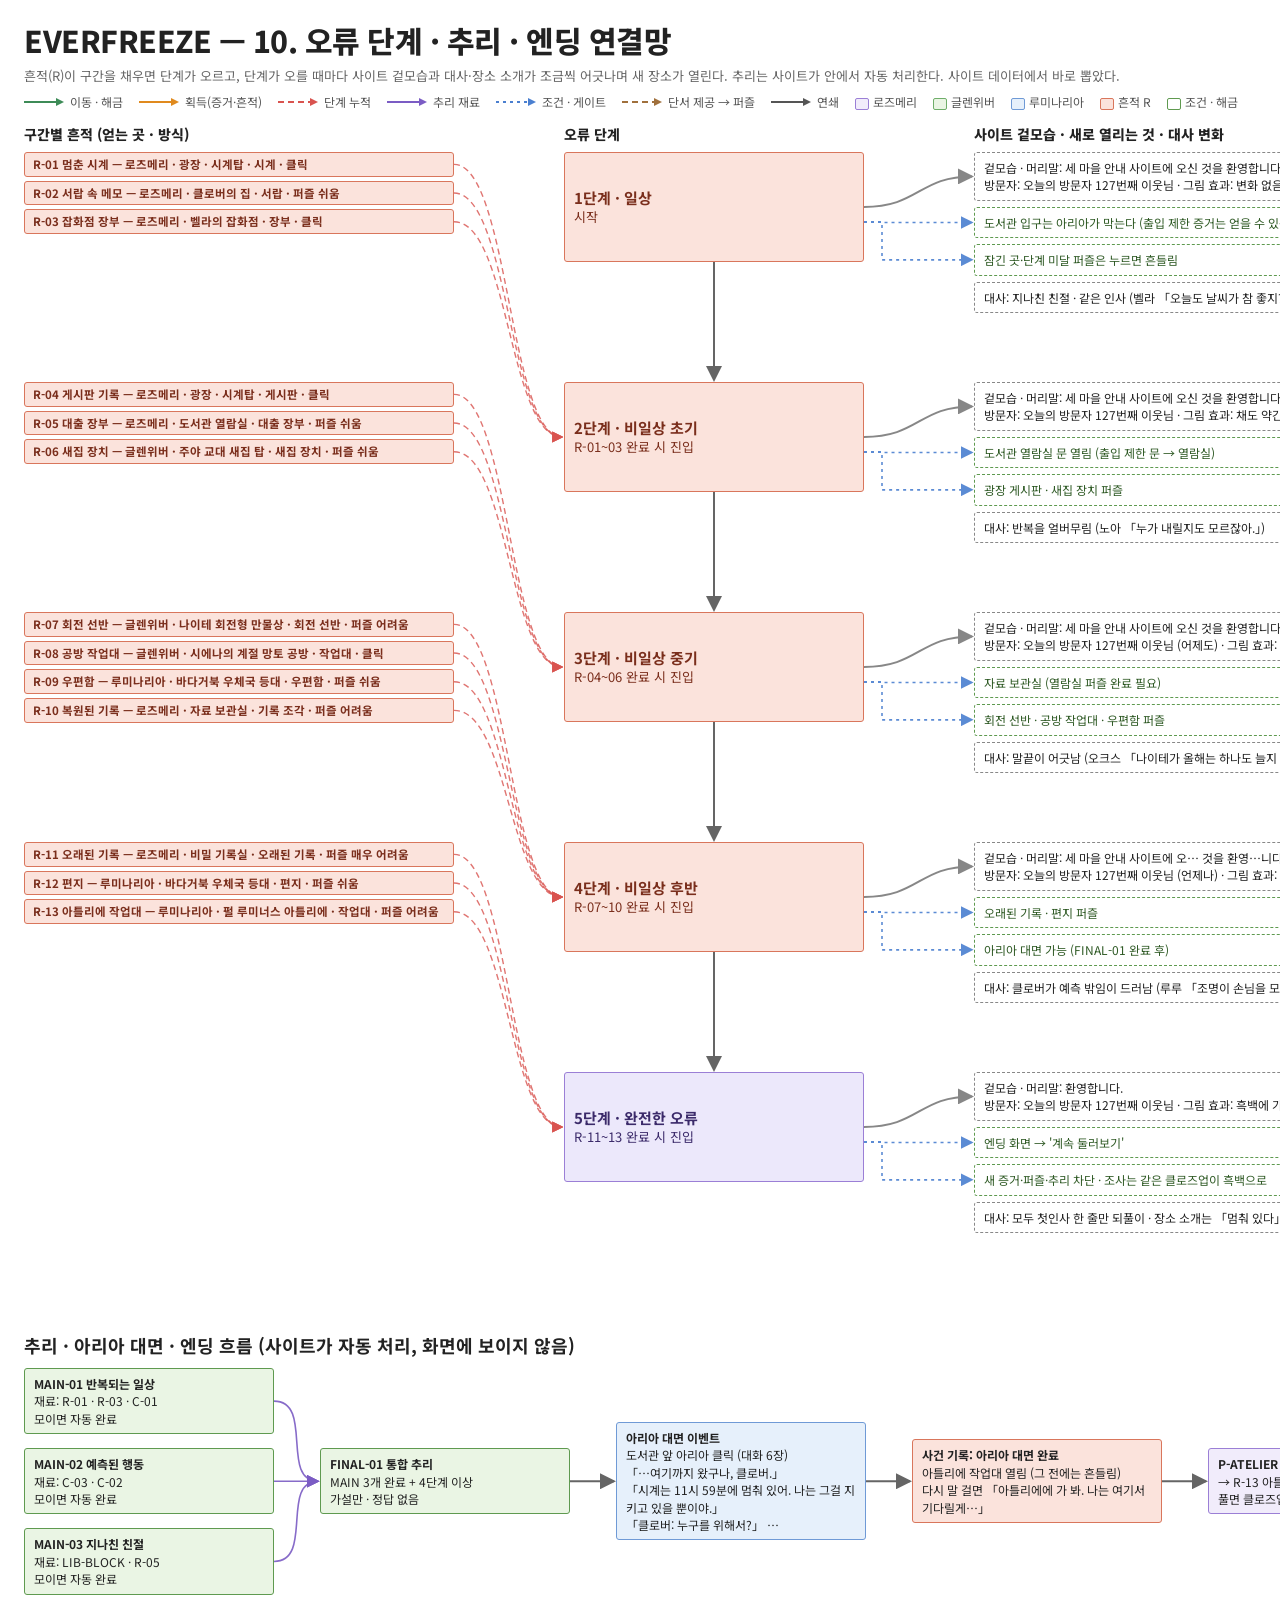
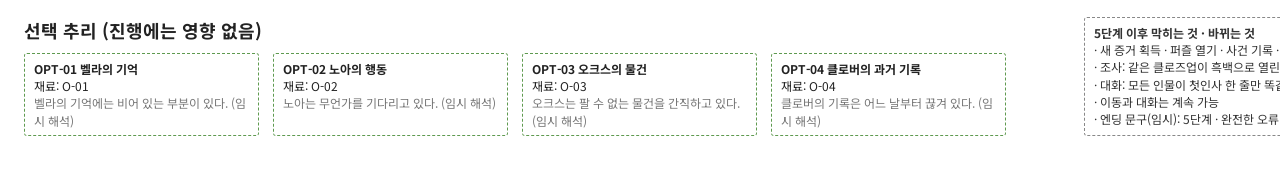
<file: docs/framework/fw10.html>
<!doctype html>
<html lang="ko"><head><meta charset="utf-8">
<link href="https://fonts.googleapis.com/css2?family=Noto+Sans+KR:wght@400;500;700;800&display=swap" rel="stylesheet">
<link rel="stylesheet" href="base.css">
<style>
#wrap{width:2160px}
#top{display:grid;grid-template-columns:430px 300px 1150px;column-gap:110px}
.tiercol,.stcol,.sitecol{display:flex;flex-direction:column}
.tiercol{gap:0}
.tier{display:flex;flex-direction:column;gap:4px;height:230px;justify-content:flex-start}
.tr{font-size:11.5px;padding:3px 8px}
.st{height:110px;display:flex;flex-direction:column;justify-content:center;font-size:13px;margin-bottom:120px}
.st b{font-size:15px}
.site{display:flex;flex-direction:column;gap:6px;height:230px}
.site .look{font-size:12px;background:#fff;border:1.5px dashed #888}
.site .open{font-size:12px;background:#fff;border:1.5px dashed #5f9a50;color:#2f5a25}
h2{font-size:18px;margin:30px 0 10px}
#flow{display:flex;gap:46px;align-items:center}
#flow .box{font-size:12px;width:250px}
.mains{display:flex;flex-direction:column;gap:14px}
.ded{background:#eaf5e4;border-color:#5f9a50}
.dedopt{background:#fff;border:1.5px dashed #5f9a50;font-size:12px}
.evt{background:#fbe3dc;border-color:#d9765c}
.pzb{background:#f1ecfb;border-color:#9b7fd6}
.say{background:#e6f0fb;border-color:#6f9ad6}
#bottom{display:grid;grid-template-columns:1000px 1000px;column-gap:60px;margin-top:22px}
#opts{display:flex;gap:14px;flex-wrap:wrap}
#opts .box{width:235px}
</style></head>
<body><div id="wrap">
<h1>EVERFREEZE — 10. 오류 단계 · 추리 · 엔딩 연결망</h1>
<div class="sub">흔적(R)이 구간을 채우면 단계가 오르고, 단계가 오를 때마다 사이트 겉모습과 대사·장소 소개가 조금씩 어긋나며 새 장소가 열린다. 추리는 사이트가 안에서 자동 처리한다. 사이트 데이터에서 바로 뽑았다.</div>
<div class="legend" id="legend"></div>
<div id="top">
  <div><div class="colhead">구간별 흔적 (얻는 곳 · 방식)</div><div class="tiercol" id="tiers"></div></div>
  <div><div class="colhead">오류 단계</div><div class="stcol" id="stages"></div></div>
  <div><div class="colhead">사이트 겉모습 · 새로 열리는 것 · 대사 변화</div><div class="sitecol" id="site"></div></div>
</div>
<h2>추리 · 아리아 대면 · 엔딩 흐름 (사이트가 자동 처리, 화면에 보이지 않음)</h2>
<div id="flow"></div>
<div id="bottom">
  <div><h2 style="margin-top:0">선택 추리 (진행에는 영향 없음)</h2><div id="opts"></div></div>
  <div class="box note" id="endnote"></div>
</div>
<svg id="svg"></svg>
</div>
<script src="../../src/data/texts.js"></script>
<script src="../../src/data/npcs.js"></script>
<script src="../../src/data/evidence.js"></script>
<script src="../../src/data/deductions.js"></script>
<script src="../../src/data/puzzles.js"></script>
<script src="../../src/data/views.js"></script>
<script src="../../src/data/scenes.js"></script>
<script src="../../src/engine/state.js"></script>
<script src="../../src/engine/conditions.js"></script>
<script src="../../src/engine/engine.js"></script>
<script src="common.js"></script>
<script>
(function () {
const EF = window.EF, F = window.FW, esc = F.esc, el = F.el, TX = EF.TEXT;
F.legend(document.getElementById('legend'));
const links = [];
// ---- 단계 ----
const stCol = document.getElementById('stages'), tierCol = document.getElementById('tiers'), siteCol = document.getElementById('site');
const LOOK = { 1: '변화 없음', 2: '채도 약간↓ · 가장자리 어둡게', 3: '채도↓ · 색 틀어짐 · 가는 줄무늬 노이즈 · 로고 자간 좁아짐', 4: '채도 크게↓ · 화면 떨림 · 색 번짐 · 머리말 틀 점선', 5: '흑백에 가까움 · 모든 움직임 정지' };
const OPEN = {
  1: ['도서관 입구는 아리아가 막는다 (출입 제한 증거는 얻을 수 있음)', '잠긴 곳·단계 미달 퍼즐은 누르면 흔들림'],
  2: ['도서관 열람실 문 열림 (출입 제한 문 → 열람실)', '광장 게시판 · 새집 장치 퍼즐'],
  3: ['자료 보관실 (열람실 퍼즐 완료 필요)', '회전 선반 · 공방 작업대 · 우편함 퍼즐'],
  4: ['오래된 기록 · 편지 퍼즐', '아리아 대면 가능 (FINAL-01 완료 후)'],
  5: ["엔딩 화면 → '계속 둘러보기'", '새 증거·퍼즐·추리 차단 · 조사는 같은 클로즈업이 흑백으로']
};
const SAY = {
  1: '대사: 지나친 친절 · 같은 인사 (벨라 「오늘도 날씨가 참 좋지?」)',
  2: '대사: 반복을 얼버무림 (노아 「누가 내릴지도 모르잖아.」)',
  3: '대사: 말끝이 어긋남 (오크스 「나이테가 올해는 하나도 늘지 않았어.」)',
  4: '대사: 클로버가 예측 밖임이 드러남 (루루 「조명이 손님을 모르는 건 처음이에요.」)',
  5: '대사: 모두 첫인사 한 줄만 되풀이 · 장소 소개는 「멈춰 있다」'
};
const stEls = {}, trEls = {};
[1, 2, 3, 4, 5].forEach(s => {
  const b = el('box stage st' + (s === 5 ? ' s5' : ''), `<b>${s}단계 · ${esc(TX.stages[s].name)}</b>${s === 1 ? '시작' : `${EF.TIERS[s - 2][0]}~${EF.TIERS[s - 2].slice(-1)[0].slice(2)} 완료 시 진입`}`);
  stCol.append(b); stEls[s] = b;
  const site = el('site');
  const look = el('box look', `겉모습 · 머리말: ${esc(TX.site.tagline[s])}<br>방문자: ${esc(TX.site.counter[s])} · 그림 효과: ${esc(LOOK[s])}`);
  site.append(look);
  OPEN[s].forEach(t => { const o = el('box open', esc(t)); site.append(o); links.push([b, o, 'gate', { elbow: true, ay: 70 }]); });
  site.append(el('box look', esc(SAY[s])));
  siteCol.append(site);
  links.push([b, look, 'chain', { op: '.7' }]);
  if (s > 1) {
    const t = el('tier');
    EF.TIERS[s - 2].forEach(id => {
      const g = F.GRANT[id], e = EF.EVIDENCE[id];
      const r = el('box ev tr', `${id} ${esc(e.name)} — ${esc(F.place(g.sc, g.hp))} · ${esc(g.how)}`);
      t.append(r); trEls[id] = r;
      links.push([r, b, 'stage', { op: '.8' }]);
    });
    tierCol.append(t);
  }
});
// 흔적 상자를 다음 단계 높이 근처로
[2, 3, 4].forEach(s => links.push([stEls[s - 1], stEls[s], 'chain', { down: true }]));
links.push([stEls[4], stEls[5], 'chain', { down: true }]);
// ---- 흐름 ----
const flow = document.getElementById('flow');
const mains = el('mains');
EF.DEDUCTIONS.filter(d => d.kind === 'main').forEach(d => mains.append(el('box ded', `<b>${d.id} ${esc(d.title)}</b><br>재료: ${d.requires.join(' · ')}<br>모이면 자동 완료`)));
const fin = EF.DEDUCTIONS.find(d => d.kind === 'final');
const finB = el('box ded', `<b>${fin.id} 통합 추리</b><br>MAIN 3개 완료 + 4단계 이상<br>가설만 · 정답 없음`);
const face = EF.NPCS.aria.lines.find(l => l.ctx === '대면');
const faceP = [].concat(face.text);
const faceTxt = faceP.map(p => typeof p === 'string' ? p : '클로버: ' + p.clover);
const ariaB = el('box say', `<b>아리아 대면 이벤트</b><br>도서관 앞 아리아 클릭 (대화 ${faceP.length}장)<br>「${esc(faceTxt[0])}」<br>「${esc(faceTxt[2])}」<br>「${esc(faceTxt[3])}」 …`);
const flagB = el('box evt', `<b>사건 기록: 아리아 대면 완료</b><br>아틀리에 작업대 열림 (그 전에는 흔들림)<br>다시 말 걸면 「${esc(F.cut(EF.NPCS.aria.lines.find(l => l.if && l.if.some(c => c.flag)).text, 22))}」`);
const pz = EF.PUZZLES['P-ATELIER'];
const pzB = el('box pzb', `<b>P-ATELIER ${esc(pz.title)}</b><br>→ R-13 아틀리에 작업대<br>풀면 클로즈업 ${pz.view}`);
const endB = el('box stage s5', `<b>5단계 · ${esc(TX.stages[5].name)}</b><br>엔딩 화면 → '${esc(TX.ending.btn)}'`);
flow.append(mains, finB, ariaB, flagB, pzB, endB);
[...mains.children].forEach(m => links.push([m, finB, 'ded']));
[[finB, ariaB], [ariaB, flagB], [flagB, pzB], [pzB, endB]].forEach(([a, b]) => links.push([a, b, 'chain']));
// 선택 추리
const opts = document.getElementById('opts');
EF.DEDUCTIONS.filter(d => d.kind === 'opt').forEach(d => opts.append(el('box dedopt', `<b>${d.id} ${esc(d.title)}</b><br>재료: ${d.requires.join(' · ')}<br><span class="q">${esc(d.hypo)}</span>`)));
document.getElementById('endnote').innerHTML = `<b>5단계 이후 막히는 것 · 바뀌는 것</b><br>
· 새 증거 획득 · 퍼즐 열기 · 사건 기록 · 추리 완료 모두 차단<br>
· 조사: 같은 클로즈업이 흑백으로 열린다 (풀지 못한 퍼즐 자리도 흑백 그림)<br>
· 대화: 모든 인물이 첫인사 한 줄만 똑같이 되풀이 · 장소 소개는 「…멈춰 있다」 문구<br>
· 이동과 대화는 계속 가능<br>
· 엔딩 문구(임시): ${esc(TX.ending.title)} — ${esc(F.cut(TX.ending.body.replace(/\n/g, ' '), 70))}`;
document.fonts.ready.then(() => requestAnimationFrame(() => requestAnimationFrame(() => {
  F.draw(document.getElementById('wrap'), document.getElementById('svg'), links);
  document.body.dataset.ready = '1';
})));
})();
</script>
</body></html>
</file>
<file: css/style.css>
:root{
  --ink:#2b2a35; --ink2:#5a586b; --paper:#fffdf8; --line:#d9d4c7;
  --npc:#5b8fc9; --inspect:#d99a2b; --puzzle:#8a63c9; --move:#4aa070;
  --accent:#6b5bd6; --bad:#c9503c;
  --font:'Pretendard','Noto Sans KR','Malgun Gothic','Apple SD Gothic Neo',system-ui,sans-serif;
}
*{box-sizing:border-box}
html,body{margin:0;min-height:100%;font-family:var(--font);color:var(--ink)}
#stagewrap{position:relative;width:100%;aspect-ratio:16/9;overflow:hidden;border-radius:6px;background:#000}
#stage{position:absolute;left:0;top:0;width:1280px;height:720px;transform-origin:top left;overflow:hidden;background:#000;user-select:none}
button{font-family:inherit;cursor:pointer}

/* 배경 */
.scene{position:absolute;inset:0;transition:filter .6s}
.wm{position:absolute;left:0;right:0;top:46%;text-align:center;font-size:84px;font-weight:800;color:rgba(255,255,255,.34);letter-spacing:.04em;pointer-events:none;text-shadow:0 2px 0 rgba(0,0,0,.04)}
.wm::after{content:'배경 이미지 자리';display:block;font-size:15px;font-weight:600;letter-spacing:.2em;color:rgba(0,0,0,.22);margin-top:6px}
.fx{position:absolute;inset:0;pointer-events:none;transition:opacity .8s}

/* 오류 단계 연출 (단계 누적 · 전역) */
#stage[data-stage="2"] .scene{filter:saturate(.92)}
body[data-stage="2"] .fx{background:radial-gradient(ellipse at center,transparent 60%,rgba(60,40,90,.14) 100%)}
#stage[data-stage="3"] .scene{filter:saturate(.78) hue-rotate(-8deg)}
body[data-stage="3"] .fx{background:repeating-linear-gradient(0deg,rgba(0,0,0,.035) 0 2px,transparent 2px 5px),radial-gradient(ellipse at center,transparent 50%,rgba(60,30,90,.22) 100%)}
#stage[data-stage="4"] .scene{filter:saturate(.6) hue-rotate(-18deg) contrast(1.05);animation:jitter 5s steps(1) infinite}
body[data-stage="4"] .fx{background:repeating-linear-gradient(0deg,rgba(0,0,0,.06) 0 2px,transparent 2px 4px),linear-gradient(90deg,rgba(255,0,80,.05),transparent 30%,transparent 70%,rgba(0,200,255,.06)),radial-gradient(ellipse at center,transparent 40%,rgba(40,10,70,.34) 100%)}
#stage[data-stage="5"] .scene{filter:grayscale(.78) brightness(.94)}
body[data-stage="5"] .fx{background:radial-gradient(ellipse at center,transparent 55%,rgba(20,20,30,.3) 100%)}
@keyframes jitter{0%,92%,100%{transform:none}93%{transform:translateX(5px)}95%{transform:translateX(-6px) skewX(.6deg)}97%{transform:translateX(3px)}}
#stage[data-stage="5"] *{animation-play-state:paused}

/* 핫스팟 */
.hotspots{position:absolute;inset:0}
.hs{position:absolute;display:flex;flex-direction:column;align-items:center;justify-content:center;gap:6px;border:2px solid rgba(255,255,255,.55);border-radius:18px;background:rgba(255,255,255,.34);color:var(--ink);backdrop-filter:blur(1px);transition:transform .12s,background .12s,box-shadow .12s;padding:6px}
.hs .ico{font-size:54px;line-height:1;filter:drop-shadow(0 2px 2px rgba(0,0,0,.18))}
.hs .lbl{font-size:20px;font-weight:700;background:rgba(255,253,248,.92);border-radius:10px;padding:3px 10px;max-width:100%;text-align:center;box-shadow:0 1px 3px rgba(0,0,0,.15)}
.hs:hover{background:rgba(255,255,255,.62);transform:translateY(-3px) scale(1.02);box-shadow:0 8px 20px rgba(0,0,0,.2)}
.hs:active{transform:scale(.98)}
.hs-npc{border-radius:50% 50% 18px 18px / 40% 40% 18px 18px}
#stage.hints .hs{border-style:solid;border-width:3px}
#stage.hints .hs-npc{border-color:var(--npc)} #stage.hints .hs-inspect{border-color:var(--inspect)}
#stage.hints .hs-puzzle{border-color:var(--puzzle)} #stage.hints .hs-move{border-color:var(--move)}
#stage.hints .hs.temp{border-style:dashed}
#stage.hints .hs.temp::after{content:'임시';position:absolute;top:4px;right:6px;font-size:11px;font-weight:700;color:#fff;background:rgba(0,0,0,.45);border-radius:6px;padding:1px 6px}


/* 장소 소개말 / 토스트 / 배너 */
.toasts{position:absolute;right:18px;top:70px;display:flex;flex-direction:column;gap:8px;align-items:flex-end;pointer-events:none;z-index:30}
.toast{background:rgba(35,32,52,.92);color:#fff;padding:9px 16px;border-radius:12px;font-size:15px;animation:toastIn .25s ease}
.toast.gain{background:#4a3fb5}
.toast.out{opacity:0;transition:opacity .5s}
@keyframes toastIn{from{opacity:0;transform:translateX(16px)}}
.banner{position:absolute;left:50%;top:120px;transform:translateX(-50%);text-align:center;color:#fff;background:rgba(40,16,60,.84);padding:12px 30px;border-radius:16px;opacity:0;pointer-events:none;z-index:25}
.banner b{display:block;font-size:20px;margin-bottom:4px}
.banner span{font-size:16px;opacity:.9}
.banner.show{animation:bannerAnim 3.6s ease forwards}
@keyframes bannerAnim{0%{opacity:0}12%,78%{opacity:1}100%{opacity:0}}

/* 오버레이 공통 */
.scrim{position:absolute;inset:0;z-index:20;display:flex;align-items:flex-end;justify-content:center;padding-bottom:34px}
.scrim.dim{background:rgba(20,18,30,.55);align-items:center;padding:0}
.textbox{width:960px;min-height:150px;background:var(--paper);border:2px solid var(--ink);border-radius:18px;padding:22px 28px;box-shadow:0 10px 30px rgba(0,0,0,.35);position:relative;animation:rise .18s ease}
@keyframes rise{from{opacity:0;transform:translateY(10px)}}
.textbox .who{font-weight:800;margin-bottom:6px}
.textbox .body{font-size:22px;line-height:1.55}
.textbox .note{margin-top:10px;font-size:14px;color:var(--move);font-weight:700}
.textbox .next{position:absolute;right:22px;bottom:12px;font-size:13px;color:var(--ink2)}
.textbox.dialogue{display:flex;gap:22px;align-items:flex-start}
.portrait{flex:none;width:92px;height:92px;border-radius:50%;display:flex;align-items:center;justify-content:center;font-size:40px;font-weight:800;color:#fff;border:3px solid var(--ink)}
.dcol{flex:1}
.dhead{display:flex;align-items:center;gap:10px;margin-bottom:8px}
.dhead b{font-size:20px}.dhead .role{font-size:14px;color:var(--ink2)}
.dhead .ctx{font-size:12px;background:#ece8ff;color:var(--accent);border-radius:8px;padding:2px 8px;font-weight:700}
.textbox.dialogue .close{align-self:flex-end}

/* 퍼즐 */
.puzzle{width:720px;background:var(--paper);border:2px solid var(--ink);border-radius:20px;padding:26px 30px;box-shadow:0 14px 40px rgba(0,0,0,.45)}
.puzzle h3{margin:0 0 8px;font-size:22px}
.puzzle .prompt{margin:0 0 18px;font-size:18px;line-height:1.5}
.parea{display:flex;flex-direction:column;gap:10px}
.opt{border:2px solid var(--line);background:#fff;border-radius:12px;padding:12px 16px;font-size:17px;text-align:left}
.opt:hover:not(:disabled){border-color:var(--puzzle)}
.opt.on{border-color:var(--puzzle);background:#f1eaff}
.opt:disabled{opacity:.35;cursor:default}
.seq{display:flex;gap:8px;flex-wrap:wrap}
.slot{flex:1;min-width:130px;border:2px dashed var(--line);border-radius:12px;padding:10px;text-align:center;font-size:15px;color:var(--ink2);min-height:48px;display:flex;align-items:center;justify-content:center}
.slot.filled{border-style:solid;border-color:var(--puzzle);background:#f1eaff;color:var(--ink);font-weight:600}
.pool{display:grid;grid-template-columns:1fr 1fr;gap:8px;margin-top:6px}
.code{font-size:30px;text-align:center;letter-spacing:.3em;border:2px solid var(--line);border-radius:12px;padding:10px;width:200px;margin:0 auto;font-family:var(--font)}
.pmsg{min-height:24px;margin:14px 0 4px;color:var(--bad);font-weight:600}
.pactions{display:flex;justify-content:flex-end;gap:10px}
.shake{animation:shake .35s}
@keyframes shake{25%{transform:translateX(-8px)}75%{transform:translateX(8px)}}

/* 엔딩 */
.ending{width:640px;background:#f4f1ea;border:2px solid var(--ink);border-radius:20px;padding:34px 40px;text-align:center;line-height:1.7;box-shadow:0 14px 40px rgba(0,0,0,.45)}
.ending h2{margin:0 0 16px;font-size:26px}.ending p{margin:0;font-size:18px}.ending .btn{margin-top:22px}

/* 추리 수첩 */
.notebook{width:1160px;height:640px;background:var(--paper);border:2px solid var(--ink);border-radius:20px;padding:20px 26px;display:flex;flex-direction:column;box-shadow:0 14px 40px rgba(0,0,0,.45)}
.nb-head{display:flex;justify-content:space-between;align-items:center;margin-bottom:10px}
.nb-head h2{margin:0;font-size:24px}
.nb-cols{flex:1;display:grid;grid-template-columns:400px 1fr;gap:26px;min-height:0}
.nb-left,.nb-right{overflow:auto;padding-right:6px}
.nb-left h4,.nb-right h4{margin:12px 0 6px;font-size:15px;color:var(--ink2)}
.evlist{display:flex;flex-wrap:wrap;gap:6px}
.ev{border:1px solid var(--line);background:#fff;border-radius:10px;padding:6px 10px;font-size:14px}
.ev:hover{border-color:var(--accent)}.ev.picked{background:#e9e4ff;border-color:var(--accent)}
.empty{color:var(--ink2);font-size:14px}
.evdetail{margin-top:14px;padding:12px 14px;background:#f4f1ea;border-radius:12px;font-size:15px;line-height:1.5}
.evdetail .place{margin-left:8px;font-size:12px;color:var(--ink2)}.evdetail p{margin:6px 0 0}
.dcard{border:1px solid var(--line);background:#fff;border-radius:14px;padding:12px 16px;margin-bottom:10px}
.dcard.active{border:2px solid var(--accent)}
.dcard.solved{background:#f0f8f2;border-color:#9bcfae}
.dtop{display:flex;justify-content:space-between;align-items:center}
.dtop .tag{font-size:12px;border-radius:8px;padding:2px 8px;background:#eee;color:var(--ink2)}
.dcard.solved .tag{background:var(--move);color:#fff}
.dcard p{margin:6px 0}.dcard .sub{color:var(--ink2);font-size:14px}.dcard .hypo{font-size:15px}
.dcard .msg{color:var(--bad);font-weight:600;font-size:14px}
.slots{display:flex;gap:8px;margin:8px 0;flex-wrap:wrap}
.slots .slot{min-width:150px;flex:none;cursor:pointer}
.row{display:flex;gap:8px}

/* DEV */
.devpanel{position:absolute;right:12px;top:12px;width:360px;max-height:600px;overflow:auto;z-index:40;background:rgba(20,18,30,.94);color:#fff;border-radius:12px;padding:12px;font-size:12px;display:flex;flex-direction:column;gap:8px}
.devpanel select{width:100%;padding:4px}
.devev{display:flex;flex-wrap:wrap;gap:4px}
.devev button{background:#333;color:#ddd;border:1px solid #555;border-radius:6px;padding:2px 6px;font-size:11px}
.devev button.on{background:#6b5bd6;color:#fff}
.devpanel .row button{background:#444;color:#fff;border:0;border-radius:6px;padding:4px 10px}
.devflags{color:#bbb;line-height:1.5;word-break:break-all}

/* ===== 사이트 틀 (옛날 홈페이지 느낌) ===== */
body{background:#efe9dc;background-image:radial-gradient(rgba(120,100,70,.10) 1px,transparent 1px);background-size:14px 14px}
/* 단계별 배경 그림 (EF.PAGE_BG_IMAGES 에 등록된 단계만) */
body.page-bg{background-size:cover;background-position:center;background-attachment:fixed;background-repeat:no-repeat}
#site{max-width:1240px;margin:0 auto;padding:18px 16px 28px}
#masthead{background:#fffdf8;border:3px double #8a7b62;border-radius:8px;padding:16px 22px;text-align:center;box-shadow:3px 3px 0 rgba(90,75,50,.25)}
.logo{font-size:40px;font-weight:800;letter-spacing:.18em;color:#4b3f63}
.tagline{margin-top:6px;font-size:15px;color:var(--ink2)}
#page{background:#fffdf8;border:3px double #8a7b62;border-radius:8px;padding:14px 16px 18px;box-shadow:3px 3px 0 rgba(90,75,50,.25)}
#caption{margin-top:14px;padding:6px 4px 0}
#caption h2{margin:0 0 6px;font-size:24px;color:#4b3f63}
#pintro{margin:0 0 8px;font-size:17px;line-height:1.6}
.tip{margin:0;font-size:13px;color:var(--ink2)}
.tip a{color:#3b5bb5}
#foot{margin-top:14px;text-align:center;font-size:13px;color:var(--ink2)}
#foot .sep{margin:0 10px;color:#bbb}
.devlink{margin-left:12px;color:#aaa;font-size:11px}
/* 단계가 오르면 사이트 틀도 조금씩 어긋난다 */
body[data-stage="3"] #masthead .logo{letter-spacing:.14em}
body[data-stage="4"] #masthead{border-style:dashed}
body[data-stage="4"] .tagline{opacity:.75}
body[data-stage="5"] #site{filter:grayscale(.55)} /* body 에 filter 를 걸면 화면 고정 요소(엔딩 막 등)의 위치가 틀어진다 */
body[data-stage="5"] .tagline{letter-spacing:.3em}
.banner{top:70px}

/* 버튼 (이전 정리 때 빠져 있던 공통 버튼 스타일 복구) */
.btn{border:1px solid var(--line);background:var(--paper);color:var(--ink);border-radius:12px;padding:8px 14px;font-size:15px;font-weight:600;box-shadow:0 1px 3px rgba(0,0,0,.15)}
.btn:hover{background:#fff}
.btn.primary{background:var(--accent);color:#fff;border-color:var(--accent)}
.btn.primary:disabled{opacity:.4;cursor:not-allowed}
.btn.small{padding:5px 11px;font-size:14px}
.badge{margin-left:7px;background:var(--accent);color:#fff;border-radius:10px;padding:1px 8px;font-size:13px}

/* 뒤로가기: 그림 아래쪽 가장자리. 마우스를 대면 커서가 아래 화살표로 바뀌고, 클릭하면 한 단계 나간다 */
.edge-back{position:absolute;left:0;right:0;bottom:0;height:76px;z-index:6;
  cursor:url("data:image/svg+xml;utf8,<svg xmlns='http://www.w3.org/2000/svg' width='36' height='36' viewBox='0 0 36 36'><path d='M18 31 L5 15 H13 V4 H23 V15 H31 Z' fill='white' stroke='black' stroke-width='2.4' stroke-linejoin='round'/></svg>") 18 31, s-resize;
  transition:background .15s}
.edge-back:hover{background:linear-gradient(0deg,rgba(20,18,30,.30),rgba(20,18,30,0))}
/* 설정 showMemo 를 켰을 때만 생기는 메모 버튼 */
.memo-btn{position:absolute;right:14px;top:14px;z-index:7;border:1px solid var(--line);background:rgba(255,253,248,.94);border-radius:12px;padding:7px 12px;font-size:15px;font-weight:700}

/* ===== 퍼즐 유형별 화면 (src/ui/pz.js) ===== */
.textbox .body{white-space:pre-line}
.puzzle{max-height:680px;overflow:auto}
.phead{display:flex;align-items:center;gap:10px;margin-bottom:8px}
.phead h3{margin:0}
.plevel{font-size:12px;font-weight:700;background:#f1eaff;color:var(--puzzle);border-radius:8px;padding:2px 8px}
.phint{display:none;margin:4px 0 10px;padding:10px 14px;border-radius:12px;background:#fff6dc;border:1px dashed #d9b24a;font-size:15px;line-height:1.5}
.phint.on{display:block}
.pz-list{display:flex;flex-direction:column;gap:8px}
.row.center{justify-content:center;align-items:center;gap:14px;margin-top:10px}

/* 다이얼 · 회전 링 */
.wheels{display:flex;justify-content:center;gap:18px;padding:6px 0}
.wheel{display:flex;flex-direction:column;align-items:center;gap:6px}
.wbtn{border:1px solid var(--line);background:#fff;border-radius:10px;width:64px;height:34px;font-size:16px}
.wbtn:hover{border-color:var(--puzzle)}
.wnum{width:64px;height:76px;display:flex;align-items:center;justify-content:center;font-size:40px;font-weight:800;border:2px solid var(--ink);border-radius:12px;background:linear-gradient(180deg,#eee 0%,#fff 30%,#fff 70%,#eee 100%)}
.wlabel{font-size:13px;color:var(--ink2);font-weight:700;min-height:18px}
.wheels.rings .wnum{width:96px;height:96px;border-radius:50%;border:0;color:#4a3420;
  background:repeating-radial-gradient(circle,#d9b98a 0 5px,#c49a64 5px 8px);box-shadow:inset 0 0 0 3px #7a5a34;position:relative}
.wheels.rings .wnum::after{content:'';position:absolute;inset:6px;border-radius:50%;border-top:4px solid rgba(80,50,20,.6);transform:rotate(var(--rot,0deg));transition:transform .2s}

/* 시계 맞추기 */
.clockbox{display:flex;align-items:center;justify-content:center;gap:28px}
.clockface{width:210px;height:210px}
.cf-rim{fill:#fffdf8;stroke:var(--ink);stroke-width:4}
.cf-num{font-size:17px;font-weight:700;text-anchor:middle;fill:var(--ink)}
.cf-h{stroke:var(--ink);stroke-width:7;stroke-linecap:round;transition:transform .2s}
.cf-m{stroke:var(--puzzle);stroke-width:4;stroke-linecap:round;transition:transform .2s}
.cf-pin{fill:var(--ink)}
.clock-side{display:flex;flex-direction:column;gap:12px;align-items:flex-start}
.clock-label{font-size:28px;font-weight:800}
.clock-ctl{display:grid;grid-template-columns:auto auto auto;gap:6px 8px;align-items:center}
.cl-t{font-weight:700;color:var(--ink2)}

/* 레버 */
.levers{display:flex;justify-content:center;gap:26px;padding:6px 0}
.lever{position:relative;width:76px;height:150px;border:2px solid var(--line);border-radius:14px;background:#f6f3ec}
.lever .stick{position:absolute;left:34px;top:30px;width:8px;height:60px;background:#777;border-radius:4px;transform-origin:50% 100%;transition:transform .2s}
.lever .knob{position:absolute;left:22px;top:12px;width:32px;height:32px;border-radius:50%;background:var(--c);border:2px solid var(--ink);z-index:1;transition:top .2s}
.lever .lname{position:absolute;left:0;right:0;bottom:8px;font-weight:700;font-size:15px}
.lever.down .knob{top:70px}.lever.down .stick{transform:scaleY(-.2)}
.lever:disabled{cursor:default;opacity:.85}
.lever-trail{display:flex;gap:6px}
.dot{min-width:46px;padding:4px 8px;border:2px dashed var(--line);border-radius:10px;font-size:13px;text-align:center;color:var(--ink2)}
.dot.on{border-style:solid;border-color:var(--ink);color:#fff;font-weight:700}

/* 슬라이드 3×3 */
.slidegrid{display:grid;grid-template-columns:repeat(3,96px);grid-template-rows:repeat(3,96px);gap:6px;justify-content:center;padding:6px;background:#6f5a48;border-radius:14px;width:max-content;margin:0 auto}
.stile{border:0;border-radius:10px;background:#f4e8d0;font-size:46px;box-shadow:inset 0 -4px 0 rgba(0,0,0,.15);cursor:default}
.stile.movable{cursor:pointer;outline:3px solid rgba(138,99,201,.55)}
.stile.movable:hover{background:#fff}
.stile.empty{background:transparent;box-shadow:none}

/* 암호 */
.cipher-syms{display:flex;justify-content:center;gap:16px;font-size:44px;padding:4px 0}
.csym{width:70px;height:70px;display:flex;align-items:center;justify-content:center;border:2px solid var(--ink);border-radius:12px;background:#f4f1ea}
.cipher-legend{display:flex;justify-content:center;gap:22px;color:var(--ink2);font-size:16px;margin:4px 0 6px}

/* 등대 신호 */
.sigpad{display:flex;justify-content:center;flex-wrap:wrap;gap:10px;margin-top:10px;align-items:center}
.sig{display:flex;flex-direction:column;align-items:center;gap:2px;width:90px;padding:8px;border:2px solid var(--line);background:#fff;border-radius:14px;font-weight:700}
.sig .ico{font-size:32px}
.sig:hover:not(:disabled){border-color:var(--puzzle)}
.sig:disabled{opacity:.4;cursor:default}

/* 유리 조각 2×2 */
.glassgrid{display:grid;grid-template-columns:repeat(2,150px);gap:10px;justify-content:center;padding:10px;background:#3b3446;border-radius:16px;width:max-content;margin:0 auto}
.gcell{position:relative;width:150px;height:150px;border-radius:12px}
.gcell.sel{outline:4px solid #f3dc8a}
.gpiece{width:100%;height:100%;border:2px solid rgba(255,255,255,.7);border-radius:12px;display:flex;flex-direction:column;align-items:center;justify-content:center;gap:6px;color:#1f1c2b;transition:transform .2s;opacity:.92}
.gtri{font-size:30px;line-height:1}
.gname{font-size:18px;font-weight:800;background:rgba(255,255,255,.7);border-radius:8px;padding:1px 8px}
.grot{position:absolute;right:6px;bottom:6px;width:34px;height:34px;border-radius:50%;border:1px solid var(--line);background:#fff;font-size:18px;z-index:1}
.pz-signal .seq{flex-wrap:nowrap}.pz-signal .slot{min-width:0}

/* ===== 클로즈업 장면 (src/ui/closeup.js) — 그림 창 전체가 물건 가까이로. 글 없음 ===== */
.closeup{position:absolute;inset:0;z-index:18;display:flex;background:#1b1824;animation:cuIn .22s ease-out}
.closeup>*:first-child{flex:1}
@keyframes cuIn{from{opacity:0;transform:scale(1.04)}}
.closeup.quiet>*:first-child{filter:grayscale(1) brightness(.8)}

/* 그림(임시: 큰 아이콘) */
.cv-pic{display:flex;align-items:center;justify-content:center;position:relative;background-size:cover;background-position:center}
.cv-icon{font-size:300px;filter:drop-shadow(0 16px 28px rgba(0,0,0,.4))}
.cv-tag{position:absolute;left:14px;top:12px;font-size:13px;color:rgba(255,255,255,.7);background:rgba(0,0,0,.25);padding:2px 8px;border-radius:4px}

/* 종이·표지판·장부·책: 가운데 한 장 */
.cv-doc{display:flex;align-items:center;justify-content:center;padding:40px;color:#2f2a24;font-family:'Nanum Myeongjo','Noto Serif KR',serif;background:#3b3026;background-image:repeating-linear-gradient(90deg,rgba(255,255,255,.03) 0 4px,transparent 4px 18px)}
.d-sheet{min-width:560px;max-width:1080px;padding:34px 48px;box-shadow:0 18px 40px rgba(0,0,0,.5);display:flex;flex-direction:column;align-items:center}
.paper-note .d-sheet{width:640px;background:repeating-linear-gradient(180deg,#fbf6ea 0 55px,#d9e2ef 55px 57px);transform:rotate(-1.5deg)}
.paper-note .d-line{align-self:stretch;margin:0;height:57px;line-height:57px;font-size:38px}
.paper-note.blur .d-line{background:linear-gradient(90deg,rgba(60,70,110,.5),rgba(60,70,110,.15) 70%,transparent);background-size:100% 10px;background-repeat:no-repeat;background-position:0 60%;filter:blur(3px)}
.paper-book .d-sheet,.cv-doc.paper-book{background-color:#3b3026}
.paper-book .d-sheet{width:760px;background:linear-gradient(90deg,#efe3c8,#f8f0dc 10%,#f8f0dc 90%,#e8dbbd)}
.paper-book .d-line{margin:10px 0;font-size:48px;letter-spacing:.1em}
.paper-sign .d-sheet{background:#f3ead6;border:14px solid #7a5a38;border-radius:10px}
.paper-sign .d-line{margin:6px 0;font-size:64px;font-weight:800}
.paper-ledger .d-sheet{background:#f4ecd8;width:1000px}
.d-head{font-size:40px;font-weight:800;margin-bottom:14px}
.d-table{border-collapse:collapse;font-size:30px;width:100%}
.d-table th{border-bottom:3px solid #6b5a48;padding:6px 12px;text-align:center;font-size:34px}
.d-table td{border-bottom:1px solid #d8cbb0;padding:6px 12px;text-align:center;font-variant-numeric:tabular-nums}
.paper-sign .d-table{font-size:64px}.paper-sign .d-table th{font-size:30px}
.d-foot{margin-top:16px;font-size:40px;align-self:flex-end}
.paper-note .d-foot{font-size:30px;color:#777}

/* 하루 순서 띠 */
.cv-strip{display:flex;align-items:center;justify-content:center;background:#3b3026}
.st-sheet{display:flex;align-items:center;gap:18px;padding:40px 50px;background:#e9dcc0;box-shadow:0 18px 40px rgba(0,0,0,.5);
  clip-path:polygon(0 4%,8% 0,20% 5%,34% 1%,50% 4%,66% 0,82% 5%,100% 2%,98% 50%,100% 97%,84% 100%,66% 95%,50% 100%,34% 96%,18% 100%,0 96%,2% 50%)}
.st-icon{font-size:110px}.st-arrow{font-size:56px;color:#6b5a48}

/* 시계 */
.cv-clock{display:flex;align-items:center;justify-content:center;background:radial-gradient(circle,#d8e2ec,#6f7d8e)}
.cv-clock svg{width:600px;height:600px}
.ck-rim{fill:#f6f1e4;stroke:#3a3346;stroke-width:6}
.ck-tick{stroke:#3a3346;stroke-width:1.5}.ck-tick.big{stroke-width:4}
.ck-num{font-size:20px;font-weight:700;text-anchor:middle;fill:#3a3346;font-family:serif}
.ck-h{stroke:#3a3346;stroke-width:8;stroke-linecap:round}
.ck-m{stroke:#3a3346;stroke-width:4;stroke-linecap:round}
.ck-pin{fill:#3a3346}
.cv-clock .ck-h{stroke-width:11}.cv-clock .ck-m{stroke:#9a2f2f;stroke-width:2.5}
.ck-dir{fill:none;stroke:rgba(58,51,70,.35);stroke-width:3;stroke-linecap:round}

/* 해파리 조명 */
.cv-lights{display:flex;align-items:center;justify-content:center;gap:90px;background:radial-gradient(ellipse,#1f3a4a,#0c1820)}
.bulb{width:150px;height:150px;border-radius:50% 50% 44% 44%;background:var(--c);opacity:.12;animation-name:bulbOn;animation-iteration-count:infinite;animation-timing-function:steps(1,end)}
@keyframes bulbOn{0%{opacity:.12;box-shadow:none}1%,22%{opacity:1;box-shadow:0 0 70px 20px var(--c)}23%,100%{opacity:.12;box-shadow:none}}

/* 망토 도안 */
.cv-pattern{display:flex;align-items:center;justify-content:center;background:#e8cfc4;background-image:repeating-linear-gradient(90deg,rgba(120,70,50,.05) 0 2px,transparent 2px 28px)}

/* 바느질 단계 */
.cv-steps{display:flex;align-items:center;justify-content:center;background:#e9d2c6}
.s-cloth{position:relative;display:flex;align-items:center;gap:40px;padding:70px 70px 70px 50px;background:#f4e3d6;transform:rotate(-1.5deg);
  background-image:repeating-linear-gradient(0deg,rgba(120,70,50,.06) 0 1px,transparent 1px 5px),repeating-linear-gradient(90deg,rgba(120,70,50,.05) 0 1px,transparent 1px 5px);
  box-shadow:3px 6px 0 rgba(90,50,40,.18);clip-path:polygon(0 3%,4% 0,30% 2%,62% 0,100% 2%,99% 40%,100% 97%,70% 100%,35% 98%,2% 100%,0 60%)}
.s-tag{font-size:54px;color:#7a3b3b;background:#fff6dc;border:2px dashed #7a3b3b;border-radius:6px;padding:0 14px;transform:rotate(3deg)}
.s-row{display:flex;gap:16px;align-items:center}
.s-st{position:relative;width:50px;height:8px}
.s-st::before,.s-st::after{content:"";position:absolute;top:2px;width:4px;height:4px;border-radius:50%;background:rgba(90,50,40,.35)} /* 바늘구멍 */
.s-st::before{left:-2px}.s-st::after{right:-2px}
.s-st.sewn{background:#a2584a;border-radius:4px;box-shadow:0 2px 0 #6d3329;transform:rotate(-4deg)}
.s-st.sewn:nth-child(even){transform:rotate(3deg)}
.s-st.sewn::before,.s-st.sewn::after{display:none}
.s-st.last{background:linear-gradient(90deg,#a2584a 55%,transparent 55%);box-shadow:none}
.s-needle{position:absolute;left:24px;top:-74px;width:6px;height:96px;border-radius:3px 3px 50% 50%/3px 3px 100% 100%;transform:rotate(28deg);transform-origin:bottom;
  background:linear-gradient(90deg,#9aa3ab,#e9eef2 45%,#8c949b)}
.s-needle::before{content:"";position:absolute;left:1.5px;top:8px;width:3px;height:12px;border-radius:2px;background:#f4e3d6} /* 바늘귀 */
.s-needle::after{content:"";position:absolute;left:-30px;top:6px;width:38px;height:70px;border:3px solid #a2584a;border-color:#a2584a transparent transparent #a2584a;border-radius:50%;transform:rotate(-20deg)} /* 늘어진 실 */

/* 붙은 종이들 */
.cv-pins{display:flex;flex-wrap:wrap;align-content:center;justify-content:center;gap:26px;padding:40px}
.paper-cork{background:#b98a5a;background-image:radial-gradient(rgba(0,0,0,.12) 1px,transparent 1.5px);background-size:8px 8px}
.paper-drawer{background:#4e3e30}
.pin-note{position:relative;width:340px;padding:40px 20px;background:#fbf6e2;box-shadow:3px 5px 10px rgba(0,0,0,.35);text-align:center}
.pn-icon{font-size:130px}
.pn-text{font-size:30px}
.pn-mark{position:absolute;right:16px;bottom:10px;font-size:44px;color:#9a2f2f}
.paper-drawer .pin-note{width:230px;padding:22px 12px}
.paper-drawer .pn-icon{font-size:56px}.paper-drawer .pn-text{font-size:26px}

/* 겹친 편지 */
.cv-stack{display:flex;align-items:center;justify-content:center;background:radial-gradient(circle,#e3d7bd,#9f9078)}
.st-item{position:absolute}
.si-icon{font-size:250px;filter:drop-shadow(0 8px 10px rgba(0,0,0,.3))}
.si-mark{position:absolute;left:50%;top:50%;transform:translate(-50%,-35%);font-size:64px;color:#9a2f2f}

/* 나이테 읽는 법 */
.rg-svg{width:1000px;height:470px;background:#f8f0dc;box-shadow:0 18px 40px rgba(0,0,0,.5)}
.rg-ring{fill:none;stroke:#9b7b52;stroke-width:14;opacity:.75}
.rg-badge{fill:#7a3b3b}
.rg-num{fill:#fff;font-size:20px;font-weight:800;text-anchor:middle}
.rg-arrow{fill:none;stroke:#7a3b3b;stroke-width:6;stroke-linecap:round;stroke-linejoin:round}
.rg-clock{fill:#fffdf6;stroke:#3a3346;stroke-width:6}
.rg-long{stroke:#3a3346;stroke-width:6;stroke-linecap:round}
.rg-short{stroke:#3a3346;stroke-width:12;stroke-linecap:round}
.rg-pin{fill:#3a3346}
.rg-svg .rg-badge+.rg-num{font-size:24px}

/* 상호작용 불가: 그림만 살짝 흔들림 */
#stage.nudge .scene,#stage.nudge .hotspots{animation:nudge .4s ease}
@keyframes nudge{20%{transform:translateX(-7px)}40%{transform:translateX(6px)}60%{transform:translateX(-4px)}80%{transform:translateX(2px)}}

/* 뒤로 가기 화살표: 그림 하단 가운데에 항상 희미하게, 마우스를 대면 진하게 */
.edge-arrow{position:absolute;left:50%;bottom:10px;width:46px;height:30px;margin-left:-23px;pointer-events:none;opacity:.5;transition:opacity .15s;
  background:url("data:image/svg+xml;utf8,<svg xmlns='http://www.w3.org/2000/svg' viewBox='0 0 46 30'><path d='M4 5 L23 25 L42 5' fill='none' stroke='white' stroke-width='7' stroke-linecap='round' stroke-linejoin='round'/><path d='M4 5 L23 25 L42 5' fill='none' stroke='%232b2a35' stroke-width='3.5' stroke-linecap='round' stroke-linejoin='round'/></svg>") center/contain no-repeat;
  animation:arrowBob 1.8s ease-in-out infinite}
.edge-back:hover .edge-arrow{opacity:1}
@keyframes arrowBob{50%{transform:translateY(5px)}}

/* 그림 위에 얹는 힌트(클로즈업 그림이 있을 때) */
.closeup .on-img{background:transparent!important;flex:none}
.closeup .on-img.bare .d-sheet,.closeup .on-img.bare .st-sheet{background:transparent!important;box-shadow:none;border:0;transform:none}
.closeup .on-img .ck-rim,.closeup .on-img .ck-tick,.closeup .on-img .ck-num,.closeup .on-img .ck-dir{display:none}
.closeup .on-img.cv-clock svg{width:100%;height:100%}
.scene.err-img{filter:none!important}
.scene.has-img .wm{display:none}
/* 인물 크롭(임시) */
.npc-cu{z-index:18;align-items:center;justify-content:center}
.npc-ph{font-size:160px;font-weight:800;color:rgba(255,255,255,.55);margin-top:-160px;letter-spacing:.06em}
.npc-cu .cv-tag{position:absolute;left:14px;top:12px;font-size:13px;color:rgba(255,255,255,.7);background:rgba(0,0,0,.25);padding:2px 8px;border-radius:4px}

/* 대화 여러 장 */
.dside{display:flex;flex-direction:column;align-items:flex-end;gap:8px;align-self:flex-end}
.dcount{font-size:12px;color:var(--ink2)}
.textbox.dialogue .body{white-space:pre-line}
.textbox.dialogue.is-clover{border-color:#5f8f4f}

/* =====================================================================
   디자인 v2 — 종이 무대 홈페이지
   · 사이트 틀: 섬유 알갱이가 박힌 크림색 수제 종이, 오려 붙인 가장자리
   · 그림 창: 마을마다 색이 바뀌는 종이 무대 틀(위쪽 물결 휘장)
   · 창: 종이 쪽지(겹친 종이 그림자 + 마스킹 테이프)
   · 클릭할 곳: 평소엔 안 보이고, 마우스를 올리면 종이 오린 듯한 테두리
   ===================================================================== */
:root{
  --paper:#fbf5e8; --paper2:#f3e8d3; --paper-edge:#e2d3b6; --ink:#3a2f28; --ink2:#7a6a5a;
  --serif:'Gowun Batang','Nanum Myeongjo','Noto Serif KR',serif;
  --font:'Gowun Dodum','Pretendard','Noto Sans KR','Malgun Gothic',system-ui,sans-serif;
  --frame:#c9a35a; --frame-dk:#8a6a32; /* 월드맵: 금빛 */
  --speckle:radial-gradient(circle at 20% 30%,rgba(120,90,60,.10) 0 1px,transparent 1.5px),
            radial-gradient(circle at 70% 60%,rgba(90,110,80,.09) 0 1px,transparent 1.5px),
            radial-gradient(circle at 40% 80%,rgba(150,90,90,.08) 0 1.2px,transparent 1.8px),
            radial-gradient(circle at 85% 15%,rgba(80,80,120,.07) 0 .8px,transparent 1.3px);
}
body[data-village="rm"]{--frame:#c9707a;--frame-dk:#8a3d48}
body[data-village="gw"]{--frame:#7e9c64;--frame-dk:#4d6a3a}
body[data-village="lm"]{--frame:#6aa3a8;--frame-dk:#3d6f76}

html,body{font-family:var(--font)}
body{background-color:#e9dfcc;background-image:var(--speckle);background-size:23px 27px,31px 29px,37px 41px,19px 23px}
#site{max-width:1240px;padding:22px 16px 30px}

/* 머리말: 오려 낸 종이 띠 + 아래 물결 가장자리 */
#masthead{position:relative;background-color:var(--paper);background-image:var(--speckle);background-size:23px 27px,31px 29px,37px 41px,19px 23px;
  border:0;border-radius:0;padding:20px 22px 30px;box-shadow:0 2px 0 var(--paper-edge),4px 6px 0 rgba(90,70,40,.12),0 10px 22px rgba(60,40,20,.12);
  -webkit-mask:radial-gradient(14px 10px at 50% 100%,transparent 98%,#000) 50% 100%/28px 100% repeat-x;mask:radial-gradient(14px 10px at 50% 100%,transparent 98%,#000) 50% 100%/28px 100% repeat-x}
.logo{font-family:var(--serif);font-size:44px;font-weight:700;letter-spacing:.22em;color:var(--frame-dk);transition:color .6s}
.logo::before,.logo::after{content:'❦';font-size:20px;vertical-align:middle;margin:0 14px;color:var(--frame);letter-spacing:0}
.tagline{font-family:var(--serif);font-size:16px;color:var(--ink2);margin-top:4px}

/* 본문 카드: 겹친 종이 */
#page{margin-top:-6px;background-color:var(--paper);background-image:var(--speckle);background-size:23px 27px,31px 29px,37px 41px,19px 23px;
  border:0;border-radius:2px;padding:18px 20px 22px;box-shadow:0 1px 0 var(--paper-edge),3px 4px 0 #efe4cf,6px 8px 0 #e4d7bd,0 14px 30px rgba(60,40,20,.16)}

/* 그림 창: 종이 무대 틀 */
#stagewrap{border-radius:4px;background:var(--frame-dk);box-shadow:0 0 0 8px var(--frame),0 0 0 10px var(--frame-dk),0 0 0 12px var(--paper-edge),0 10px 24px rgba(40,25,10,.3);transition:box-shadow .6s;margin:12px 12px 0}
#stagewrap::after{content:'';position:absolute;left:0;right:0;top:0;height:20px;z-index:50;pointer-events:none;
  background:radial-gradient(18px 14px at 50% 0,var(--frame) 97%,transparent) 0 0/36px 20px repeat-x;filter:drop-shadow(0 2px 1px rgba(40,25,10,.35))}

/* 설명 칸: 종이 쪽지 */
#caption{margin:22px 12px 0;padding:14px 18px 12px;background:#fffaf0;border-left:4px solid var(--frame);box-shadow:2px 3px 0 #ece0c8;position:relative}
#caption h2{font-family:var(--serif);font-size:26px;color:var(--frame-dk);margin:0 0 6px;transition:color .6s}
#pintro{font-family:var(--serif);font-size:18px;line-height:1.7;color:var(--ink)}
.tip{font-size:13px;color:var(--ink2)}
.tip a{color:var(--frame-dk)}
#foot{font-family:var(--serif);color:var(--ink2)}

/* 클릭할 곳: 평소 투명, 마우스를 올리면 오린 종이 테두리 + 이름표 */
#stage .hs{background:transparent;border:2px dashed transparent;border-radius:14px;backdrop-filter:none;box-shadow:none;transition:border-color .15s,box-shadow .15s,background .15s;cursor:pointer}
#stage .hs .lbl{opacity:0;transform:translateY(4px);transition:opacity .15s,transform .15s;font-family:var(--serif);font-size:18px;background:var(--paper);border-radius:2px;box-shadow:2px 2px 0 rgba(60,40,20,.25)}
#stage .hs:hover{transform:none;background:rgba(255,248,232,.16);border-color:rgba(255,250,238,.95);box-shadow:0 0 0 3px rgba(60,40,20,.28),inset 0 0 0 2px rgba(60,40,20,.12)}
#stage .hs .lbl{display:none!important} /* 클릭할 곳에 이름표는 넣지 않는다 */
/* 그림이 없는 임시 장면: 아이콘만 희미하게 (그림이 들어오면 사라짐) */
#stage:not(.has-img) .hs .ico{opacity:.75}
#stage.has-img .hs .ico{opacity:0}
#stage.has-img .hs:hover .ico{opacity:0}
/* '클릭할 수 있는 곳 표시하기'를 켜면 전부 보인다 */
#stage.hints .hs{border-color:rgba(255,250,238,.9);background:rgba(255,248,232,.22)}
#stage.hints .hs .lbl,#stage.hints .hs .ico{opacity:1}

/* 창: 종이 쪽지 */
.textbox,.puzzle,.ending{background-color:var(--paper);background-image:var(--speckle);background-size:23px 27px,31px 29px,37px 41px,19px 23px;
  border:0;border-radius:2px;box-shadow:0 1px 0 var(--paper-edge),3px 4px 0 #ece0c8,6px 8px 0 #dfd1b4,0 16px 34px rgba(30,20,10,.38);color:var(--ink)}
.textbox::before,.puzzle::before,.ending::before{content:'';position:absolute;top:-12px;left:50%;width:120px;height:24px;margin-left:-60px;
  background:rgba(var(--tape,201,112,122),.55);transform:rotate(-2deg);box-shadow:0 1px 2px rgba(0,0,0,.12)}
body[data-village="gw"]{--tape:126,156,100} body[data-village="lm"]{--tape:106,163,168} body[data-village="world"]{--tape:201,163,90}
.puzzle,.ending{position:relative}
.textbox{border-radius:2px}
.textbox .body,.textbox.dialogue .body{font-family:var(--serif);font-size:22px}
.dhead b{font-family:var(--serif);font-size:21px;color:var(--frame-dk)}
.portrait{border:3px solid var(--paper);box-shadow:0 0 0 2px var(--frame-dk),2px 3px 0 rgba(0,0,0,.18);font-family:var(--serif)}
.textbox.dialogue.is-clover{box-shadow:0 1px 0 var(--paper-edge),3px 4px 0 #e4ecd9,6px 8px 0 #d4e0c4,0 16px 34px rgba(30,20,10,.38)}
.textbox.dialogue.is-clover .dhead b{color:#4f7a3f}
.puzzle h3,.phead h3{font-family:var(--serif);font-size:24px;color:var(--frame-dk)}
.puzzle .prompt{font-family:var(--serif)}
.plevel{background:transparent;border:1px solid var(--frame);color:var(--frame-dk);border-radius:2px}
.phint{background:#fff6dc;border:1px dashed #c9a35a;border-radius:2px;font-family:var(--serif)}
.ending h2{font-family:var(--serif);font-size:30px;color:#4b3f63}
.ending p{font-family:var(--serif)}
/* 버튼: 종이 꼬리표 */
.btn{font-family:var(--serif);background:#f6ead2;border:1px solid #b89b74;border-radius:3px;box-shadow:1px 2px 0 #cdb894;color:var(--ink)}
.btn:hover{background:#fff4dc}
.btn.primary{background:var(--frame);border-color:var(--frame-dk);color:#fff;box-shadow:1px 2px 0 var(--frame-dk)}
.btn.primary:disabled{opacity:.45}
.opt{font-family:var(--serif);background:#fffaf0;border:1px solid #d9c8a6;border-radius:2px}
.opt.on{background:#fbefd9;border-color:var(--frame-dk)}

/* ===== 오페라 커튼 · 무대 뒤 (src/ui/backstage.js) ===== */
.opera{position:absolute;inset:0;z-index:60;pointer-events:none}
.opera.closed{pointer-events:auto}
/* 커튼 천: 세로 주름 + 종이 알갱이. 닫히면 화면을 덮고, 열리면 양옆 위로 걷혀 묶인다(오페라 막) */
.drape{position:absolute;top:0;bottom:0;width:51%;
  background:linear-gradient(90deg,rgba(60,10,20,.28),transparent 18%,transparent 82%,rgba(60,10,20,.28)),
             repeating-linear-gradient(90deg,#9e3a47 0 16px,#c45a66 16px 38px,#ad4652 38px 54px,#d27480 54px 62px,#b24e5a 62px 74px);
  transition:clip-path 1.4s cubic-bezier(.55,.05,.3,1);filter:drop-shadow(0 0 10px rgba(40,5,10,.45))}
.drape::after{content:'';position:absolute;inset:0;background-image:var(--speckle);background-size:23px 27px,31px 29px,37px 41px,19px 23px;opacity:.7}
.drape.left{left:0;clip-path:polygon(0 0,100% 0,100% 18%,100% 38%,100% 60%,100% 82%,100% 100%,0 100%)}
.drape.right{right:0;clip-path:polygon(100% 0,0 0,0 18%,0 38%,0 60%,0 82%,0 100%,100% 100%)}
.opera.opening .drape.left,.opera.open .drape.left{clip-path:polygon(0 0,17% 0,12% 14%,7% 28%,3% 44%,1% 58%,0 70%,0 100%)}
.opera.opening .drape.right,.opera.open .drape.right{clip-path:polygon(100% 0,83% 0,88% 14%,93% 28%,97% 44%,99% 58%,100% 70%,100% 100%)}
/* 위쪽 휘장 (천장): 항상 그림 창 위에 걸려 있다 */
.opera-valance{position:absolute;left:0;right:0;top:0;height:74px;z-index:3;pointer-events:none;
  background:radial-gradient(46px 40px at 50% 0,#b8924d 96%,transparent) 0 26px/92px 48px repeat-x,
             linear-gradient(#7e2c37,#9e3a47) 0 0/100% 30px no-repeat;
  filter:drop-shadow(0 4px 2px rgba(40,10,10,.35))}
/* 천장에 줄로 매단 패 */
.hang{position:absolute;left:50%;top:0;z-index:2;display:flex;flex-direction:column;align-items:center;pointer-events:none;
  transform:translate(-50%,0);transition:transform .7s cubic-bezier(.34,1.35,.5,1)}
.hang.up{transform:translate(-50%,-115%);transition:transform .75s cubic-bezier(.55,0,.8,.2)}
.ropes{width:58%;height:190px;border-left:3px solid #6b4a2a;border-right:3px solid #6b4a2a;
  background:linear-gradient(90deg,transparent 0 calc(50% - 1px),transparent calc(50% + 1px))}
.sign{pointer-events:auto;cursor:pointer;text-align:center;transform:rotate(-1.5deg);
  background-color:var(--paper);background-image:var(--speckle);background-size:23px 27px,31px 29px,37px 41px,19px 23px;
  box-shadow:0 1px 0 var(--paper-edge),4px 5px 0 #ece0c8,8px 10px 0 #dfd1b4,0 20px 40px rgba(30,10,10,.45);position:relative}
.sign::before,.sign::after{content:'';position:absolute;top:-8px;width:14px;height:14px;border-radius:50%;background:#b8924d;box-shadow:inset 0 -2px 0 #7a5a2a}
.sign::before{left:21%}.sign::after{right:21%}
.sign.logo{padding:44px 84px 40px}
.logo-txt{font-family:var(--serif);font-size:84px;font-weight:700;letter-spacing:.2em;color:#8a3d48}
.sign.gate{padding:26px 54px 22px}
.gate-txt{display:block;font-family:var(--serif);font-size:46px;font-weight:700;letter-spacing:.18em;color:#8a3d48}
.sign.gate small{font-family:var(--serif);font-size:18px;color:var(--ink2)}
.sign:hover{transform:rotate(0)}

/* ===== 무대 뒤 구역: 장소 설명 칸 아래, 스크롤해서 내려오는 곳 ===== */
.backstage{margin-top:34px;padding:26px 30px 30px;scroll-margin-top:16px;background-color:var(--paper);background-image:var(--speckle);background-size:23px 27px,31px 29px,37px 41px,19px 23px;
  box-shadow:0 1px 0 var(--paper-edge),3px 4px 0 #efe4cf,6px 8px 0 #e4d7bd,0 14px 30px rgba(60,40,20,.16);text-align:center}
.bs-head{margin-bottom:18px}
.bs-title{font-family:var(--serif);font-size:40px;font-weight:700;letter-spacing:.22em;color:#8a3d48}
.bs-title::before,.bs-title::after{content:'❦';font-size:18px;vertical-align:middle;margin:0 14px;letter-spacing:0;color:#c9707a}
.bs-sub{font-family:var(--serif);color:var(--ink2);font-size:16px}
/* 한 단계: 닫힌 무대 뒤 문 (붉은 막 위의 종이 표) */
.bs-gate{display:inline-flex;flex-direction:column;align-items:center;gap:4px;cursor:pointer;border:0;padding:46px 90px 40px;position:relative;
  background:linear-gradient(90deg,rgba(60,10,20,.25),transparent 20%,transparent 80%,rgba(60,10,20,.25)),
             repeating-linear-gradient(90deg,#9e3a47 0 16px,#c45a66 16px 38px,#ad4652 38px 54px,#d27480 54px 62px,#b24e5a 62px 74px);
  box-shadow:0 10px 24px rgba(40,10,15,.35);border-radius:2px;transition:transform .2s,opacity .5s,max-height .6s,padding .6s;max-height:260px;overflow:hidden}
.bs-gate::before{content:'';position:absolute;inset:26px 60px;background:var(--paper);box-shadow:4px 5px 0 #ece0c8,0 10px 20px rgba(30,10,10,.35);transform:rotate(-1.2deg)}
.bs-gate .gate-txt,.bs-gate small{position:relative}
.bs-gate .gate-txt{font-family:var(--serif);font-size:34px;font-weight:700;letter-spacing:.12em;color:#8a3d48}
.bs-gate small{font-family:var(--serif);font-size:16px;color:var(--ink2)}
.bs-gate:hover{transform:translateY(-3px)}
.backstage.open .bs-gate{opacity:0;max-height:0;padding:0 90px;pointer-events:none}
/* 책자: 문을 누르면 아래로 펼쳐진다 */
.backstage .program{position:relative;left:auto;right:auto;top:auto;bottom:auto;transform:none;display:flex;flex-direction:column;text-align:left;
  height:0;opacity:0;overflow:hidden;padding:0 34px;margin-top:0;transition:height .8s cubic-bezier(.3,.8,.3,1),opacity .6s,padding .6s;
  background-color:#fffaf0;background-image:var(--speckle);background-size:23px 27px,31px 29px,37px 41px,19px 23px;
  box-shadow:0 1px 0 var(--paper-edge),4px 5px 0 #ece0c8,8px 10px 0 #dfd1b4}
.backstage.open .program{height:640px;opacity:1;padding:20px 34px 30px}
.pg-tabs{display:flex;gap:10px;justify-content:center;margin-bottom:12px}
.pg-tab{font-family:var(--serif);font-size:24px;padding:8px 26px;background:#efe2c9;border:1px solid #cdb894;border-radius:3px;color:var(--ink2);cursor:pointer;box-shadow:1px 2px 0 #cdb894}
.pg-tab.on{background:#8a3d48;border-color:#6b2d36;color:#fff}
.pg-sheet{position:relative;flex:1;perspective:2200px}
.pg-leaf{position:absolute;inset:0;padding:18px 26px 22px;background:#fffdf6;border:1px solid #e3d4b6;opacity:0;pointer-events:none;transform-origin:left center;backface-visibility:hidden;
  transition:transform .8s cubic-bezier(.5,.05,.3,1),opacity .6s}
.pg-leaf.on{opacity:1;pointer-events:auto;z-index:2}
.pg-leaf.turn-away{opacity:0;transform:rotateY(-100deg);z-index:3}
.pg-leaf.slide-away{opacity:0;transform:translateX(30px);z-index:1}
.pg-leaf.in-back{animation:leafBack .8s cubic-bezier(.5,.05,.3,1)}
@keyframes leafBack{from{transform:rotateY(-100deg);opacity:0}to{transform:none;opacity:1}}
.pg-head{display:flex;align-items:baseline;gap:12px;border-bottom:1px solid #e3d4b6;padding-bottom:8px;margin-bottom:14px}
.pg-head h3{margin:0;font-family:var(--serif);font-size:34px;color:var(--ink)}
.pg-no{margin-left:auto;font-family:var(--serif);font-size:18px;color:var(--ink2)}
.pg-body{height:calc(100% - 64px)}
/* 접힌 책장 모서리: 누르면 넘어간다 */
.pg-corner{position:absolute;bottom:0;width:70px;height:70px;cursor:pointer;z-index:4;transition:width .2s,height .2s}
.pg-corner.next{right:0;background:linear-gradient(315deg,transparent 50%,#e8d9bb 50%,#f6ecd6 62%,#d9c6a0 100%);box-shadow:-3px -3px 6px rgba(0,0,0,.08)}
.pg-corner.prev{left:0;background:linear-gradient(45deg,transparent 50%,#e8d9bb 50%,#f6ecd6 62%,#d9c6a0 100%);box-shadow:3px -3px 6px rgba(0,0,0,.08)}
.pg-corner:hover{width:90px;height:90px}
.pg-shut{position:absolute;right:30px;top:20px;z-index:3;font-family:var(--serif);font-size:18px;padding:6px 16px;background:#f6ead2;border:1px solid #b89b74;border-radius:3px;box-shadow:1px 2px 0 #cdb894;cursor:pointer}
.ph-frame{display:flex;flex-direction:column;align-items:center;justify-content:center;gap:10px;border:2px dashed #cdb894;border-radius:4px;background:repeating-linear-gradient(45deg,#fbf3e2 0 12px,#f7ecd6 12px 24px);color:var(--ink2);font-family:var(--serif);font-size:20px;text-align:center;padding:16px}
.ph-frame b{font-size:32px;color:#8a3d48}
.ph-frame.tall{height:100%}
.ph-frame.wide{aspect-ratio:16/9;max-height:100%;margin:0 auto;height:100%}
.ph-grid{display:grid;grid-template-columns:1fr 1fr;gap:14px;height:100%}

/* ===== 오류 노이즈 (임시 연출): 단계가 오를수록 점점 강해진다 =====
   1단계 없음 → 2단계 옅은 알갱이 → 3단계 알갱이 + 가끔 가로 줄 → 4단계 진한 알갱이 + 붉은 잡음 줄 + 화면 찢김 → 5단계 멈춘 잡음 */
.fx::after,.fx::before{content:'';position:absolute;inset:-20%;pointer-events:none;opacity:0;transition:opacity 1.2s}
.fx::after{ /* 지지직 알갱이: 어두운 점 + 밝은 점 */
  background-image:url("data:image/svg+xml;utf8,<svg xmlns='http://www.w3.org/2000/svg' width='200' height='200'><filter id='n'><feTurbulence type='fractalNoise' baseFrequency='1.1' numOctaves='1' seed='3' stitchTiles='stitch'/><feColorMatrix values='0 0 0 0 .12  0 0 0 0 .08  0 0 0 0 .16  0 0 0 -3 1.55'/></filter><rect width='100%' height='100%' filter='url(%23n)'/></svg>"),url("data:image/svg+xml;utf8,<svg xmlns='http://www.w3.org/2000/svg' width='200' height='200'><filter id='m'><feTurbulence type='fractalNoise' baseFrequency='1.3' numOctaves='1' seed='9' stitchTiles='stitch'/><feColorMatrix values='0 0 0 0 1  0 0 0 0 .97  0 0 0 0 .95  0 0 0 3.2 -2.1'/></filter><rect width='100%' height='100%' filter='url(%23m)'/></svg>");
  background-size:200px 200px,200px 200px;animation:grain .4s steps(4) infinite}
@keyframes grain{0%{transform:translate(0,0)}25%{transform:translate(-4%,3%)}50%{transform:translate(3%,-5%)}75%{transform:translate(-2%,-2%)}100%{transform:translate(4%,2%)}}
.fx::before{ /* 가로로 지나가는 잡음 줄 */
  inset:0;background:linear-gradient(transparent 0 46%,rgba(255,255,255,.35) 47%,rgba(200,40,60,.35) 48%,transparent 49.5%) 0 0/100% 100% no-repeat;
  animation:none}
@keyframes glitchBar{0%,62%{transform:translateY(-60%);opacity:0}63%{opacity:1}72%{transform:translateY(60%);opacity:1}73%,100%{opacity:0;transform:translateY(60%)}}
body[data-stage="2"] .fx::after{opacity:.14}   /* 2단계: 미세하게 */
body[data-stage="3"] .fx::after{opacity:.75}   /* 3단계부터: 확실히 보이게 */
body[data-stage="3"] .fx::before{animation:glitchBar 4.5s linear infinite}
body[data-stage="4"] .fx::after{opacity:1}
body[data-stage="4"] .fx::before{animation:glitchBar 2.8s linear infinite;
  background:linear-gradient(transparent 0 30%,rgba(200,40,60,.4) 31%,transparent 32.5%,transparent 52%,rgba(255,255,255,.45) 53%,rgba(90,40,160,.35) 54.5%,transparent 56%) 0 0/100% 100% no-repeat}
#stage[data-stage="4"] .scene{animation:jitter 5s steps(1) infinite,tear 3.3s steps(1) infinite}
@keyframes tear{0%,88%,100%{clip-path:none}89%{clip-path:polygon(0 0,100% 0,100% 41%,96% 41%,96% 46%,100% 46%,100% 100%,0 100%)}91%{clip-path:polygon(0 0,100% 0,100% 63%,0 63%,0 66%,100% 66%,100% 100%,0 100%)}}
body[data-stage="5"] .fx::after{opacity:.55}   /* 5단계: 움직임이 멈추므로 잡음도 멈춘 채 남는다 */
@media (prefers-reduced-motion: reduce){.fx::after,.fx::before{animation:none}}

/* ===== 사이트 전체 오류 연출 (src/ui/glitch.js) — 게임 창 바깥, 사이트 자체가 망가진다 ===== */
#site{position:relative}
.glitch-layer{position:fixed;inset:0;z-index:9000;pointer-events:none;overflow:hidden}
.glitch-layer::before{content:'';position:absolute;inset:-10%;opacity:0;transition:opacity 1.2s;
  background-image:url("data:image/svg+xml;utf8,<svg xmlns='http://www.w3.org/2000/svg' width='200' height='200'><filter id='n'><feTurbulence type='fractalNoise' baseFrequency='1.1' numOctaves='1' seed='5' stitchTiles='stitch'/><feColorMatrix values='0 0 0 0 .1  0 0 0 0 .07  0 0 0 0 .14  0 0 0 -3 1.55'/></filter><rect width='100%' height='100%' filter='url(%23n)'/></svg>");
  background-size:200px 200px;animation:grain .4s steps(4) infinite}
body[data-glitch="2"] .glitch-layer::before{opacity:.06}
body[data-glitch="3"] .glitch-layer::before{opacity:.16}
body[data-glitch="4"] .glitch-layer::before{opacity:.26}
body[data-glitch="5"] .glitch-layer::before{opacity:.2;animation:none}
/* 픽셀 블록 */
.gpx{position:fixed}
.gpx.k{background:#0b0a0f}
.gpx.m{background:#e0287a;mix-blend-mode:screen}
.gpx.c{background:#19c9d6;mix-blend-mode:screen}
.gpx.h{backdrop-filter:hue-rotate(150deg) saturate(2.4);-webkit-backdrop-filter:hue-rotate(150deg) saturate(2.4)}
.gpx.i{backdrop-filter:invert(1);-webkit-backdrop-filter:invert(1)}
/* 가로 띠: 색 반전 · 색 뒤틀림 · 검은 틈 */
.gband{position:fixed;left:0;right:0}
.gband.inv{backdrop-filter:invert(1) hue-rotate(180deg);-webkit-backdrop-filter:invert(1) hue-rotate(180deg)}
.gband.hue{backdrop-filter:hue-rotate(120deg) saturate(3) contrast(1.4);-webkit-backdrop-filter:hue-rotate(120deg) saturate(3) contrast(1.4)}
.gband.gap{background:#0b0a0f;box-shadow:0 1px 0 rgba(255,40,90,.6),0 -1px 0 rgba(40,220,255,.6)}
.gshove{transition:none!important;filter:drop-shadow(3px 0 0 rgba(255,0,70,.45)) drop-shadow(-3px 0 0 rgba(0,210,255,.45))}
/* 사이트 위 검은 균열 · 큰 틈 */
.site-cracks{position:absolute;left:0;top:0;pointer-events:none;z-index:40;overflow:visible}
.site-cracks .ck{fill:none;stroke:#0b0a0f;stroke-linejoin:round;stroke-linecap:round;filter:drop-shadow(1px 1px 0 rgba(255,250,235,.7))}
.site-cracks .ck.thin{stroke-width:1.2}
.site-cracks .gap{fill:#0b0a0f;filter:drop-shadow(0 2px 0 rgba(255,250,235,.6)) drop-shadow(0 -1px 0 rgba(200,40,70,.5))}
/* 제목 글자 색 번짐 */
body[data-glitch="3"] .logo,body[data-glitch="3"] #ptitle,body[data-glitch="3"] .bs-title{animation:rgbSplit 3.2s steps(1) infinite}
body[data-glitch="4"] .logo,body[data-glitch="4"] #ptitle,body[data-glitch="4"] .bs-title,body[data-glitch="4"] #pintro{animation:rgbSplit 1.1s steps(1) infinite}
body[data-glitch="5"] .logo,body[data-glitch="5"] #ptitle,body[data-glitch="5"] .bs-title{text-shadow:2px 0 rgba(255,0,70,.35),-2px 0 rgba(0,200,255,.35)}
@keyframes rgbSplit{0%,70%,100%{text-shadow:none}71%{text-shadow:3px 0 rgba(255,0,70,.6),-3px 0 rgba(0,210,255,.6)}80%{text-shadow:-2px 1px rgba(255,0,70,.6),2px -1px rgba(0,210,255,.6)}88%{text-shadow:none}92%{text-shadow:5px 0 rgba(255,0,70,.5),-4px 0 rgba(0,210,255,.5)}}
/* 커튼 · 틀 일부 색 뒤틀림 */
body[data-glitch="3"] .drape,body[data-glitch="3"] .bs-gate{animation:drapeShift 4.5s steps(1) infinite}
body[data-glitch="4"] .drape,body[data-glitch="4"] .bs-gate{animation:drapeShift 1.7s steps(1) infinite}
@keyframes drapeShift{0%,84%,100%{filter:none}85%{filter:hue-rotate(140deg) saturate(1.6)}90%{filter:hue-rotate(-60deg) contrast(1.4)}93%{filter:none}}
body[data-glitch="4"] #stagewrap{animation:frameShift 2.3s steps(1) infinite}
@keyframes frameShift{0%,90%,100%{filter:none}91%{filter:hue-rotate(160deg)}94%{filter:invert(.15) hue-rotate(-40deg)}}
body[data-glitch="5"] *{animation-play-state:paused!important}
@media (prefers-reduced-motion: reduce){.glitch-layer::before{animation:none}}
/* 덧붙인 오류 연출 */
.gwhisper{color:#8a1e2e!important;letter-spacing:.08em;text-shadow:2px 0 rgba(255,0,70,.35),-2px 0 rgba(0,200,255,.35)}
.gecho{text-shadow:0 14px 0 rgba(58,47,40,.22),0 -9px 0 rgba(138,61,72,.18)!important}

/* ===== 친절한 안내 (src/ui/guide.js) ===== */
/* 그림 창 왼쪽 위 종이 꼬리표 버튼: 월드맵 · 도움말 */
.stage-tags{display:flex;gap:10px;margin:10px 14px 4px;transition:opacity .5s} /* 머리글 점선 아래 · 그림 창 위 */
.stage-tags.pre{opacity:0;visibility:hidden} /* 처음 막이 열리기 전에는 숨김 */
.stag{font-family:var(--serif);font-size:18px;padding:6px 17px 6px 14px;cursor:pointer;color:var(--ink);
  background-color:var(--paper);background-image:var(--speckle);background-size:23px 27px,31px 29px,37px 41px,19px 23px;
  border:0;border-radius:2px 14px 14px 2px;box-shadow:0 1px 0 var(--paper-edge),3px 4px 0 rgba(60,40,20,.28);transform:rotate(-1.5deg);transition:transform .15s}
.stag::before{content:'';display:inline-block;width:7px;height:7px;border-radius:50%;background:var(--frame-dk);margin-right:9px;vertical-align:middle;box-shadow:inset 0 1px 1px rgba(0,0,0,.3)}
.stag:hover{transform:rotate(0) translateY(-2px)}
.stag.help::before{background:#b8924d}
/* 짧은 도움말: 그림 창 위쪽에 뜬다 (아래쪽 대화창을 가리지 않게) */
.gtip{position:absolute;left:50%;top:70px;z-index:30;pointer-events:none;max-width:860px;padding:14px 26px;font-family:var(--serif);font-size:22px;color:var(--ink);
  background:#fffaf0;box-shadow:0 1px 0 var(--paper-edge),3px 4px 0 #ece0c8,0 12px 26px rgba(30,20,10,.35);border-left:6px solid var(--frame);
  opacity:0;transform:translate(-50%,-12px) rotate(-.6deg);transition:opacity .4s,transform .4s}
.gtip.on{opacity:1;transform:translate(-50%,0) rotate(-.6deg)}
/* 안내 쪽지 */
.guide{position:relative;width:820px;padding:34px 44px 26px;color:var(--ink);
  background-color:var(--paper);background-image:var(--speckle);background-size:23px 27px,31px 29px,37px 41px,19px 23px;
  box-shadow:0 1px 0 var(--paper-edge),3px 4px 0 #ece0c8,6px 8px 0 #dfd1b4,0 16px 34px rgba(30,20,10,.38)}
.guide::before{content:'';position:absolute;top:-12px;left:50%;width:120px;height:24px;margin-left:-60px;background:rgba(var(--tape,201,112,122),.55);transform:rotate(-2deg)}
.guide h3{margin:0 0 14px;font-family:var(--serif);font-size:32px;color:var(--frame-dk)}
.g-body{font-family:var(--serif);font-size:23px;line-height:1.75;white-space:pre-line;min-height:170px}
.g-nav{display:flex;align-items:center;justify-content:space-between;margin-top:18px}
.g-nav .btn{font-size:20px;padding:8px 22px}
.g-dots{display:flex;gap:8px}
.g-dots span{width:10px;height:10px;border-radius:50%;background:#e2d3b6}
.g-dots span.on{background:var(--frame-dk)}
.stag.reset::before{background:#5f7a8a}
.guide.confirm{width:680px}
.guide.confirm .g-body{min-height:0}
/* 화면 전체 산발적인 글리치 */
.gnoise{position:fixed;opacity:.75;mix-blend-mode:multiply;animation:grain .12s steps(3) infinite;
  background-image:url("data:image/svg+xml;utf8,<svg xmlns='http://www.w3.org/2000/svg' width='120' height='120'><filter id='n'><feTurbulence type='fractalNoise' baseFrequency='1.3' numOctaves='1' seed='11' stitchTiles='stitch'/><feColorMatrix values='0 0 0 0 .08  0 0 0 0 .05  0 0 0 0 .12  0 0 0 -2.6 1.5'/></filter><rect width='100%' height='100%' filter='url(%23n)'/></svg>");
  background-size:120px 120px;box-shadow:3px 0 0 rgba(255,0,70,.25),-3px 0 0 rgba(0,210,255,.25)}
.gline{position:fixed;height:2px;background:linear-gradient(90deg,transparent,rgba(11,10,15,.85) 10%,rgba(255,40,90,.7) 50%,rgba(40,220,255,.7) 60%,transparent);box-shadow:0 3px 0 rgba(11,10,15,.35)}
/* 배경 종이 찢김: 뒤의 검은 바탕이 보인다 */
body{position:relative}
#site{z-index:1}
body[data-glitch="2"] .glitch-layer::before{opacity:.09}
body[data-glitch="3"] .glitch-layer::before{opacity:.22}
body[data-glitch="4"] .glitch-layer::before{opacity:.34}
/* 임시 그림일 때 인물: 색 동그라미 + 이름 첫 글자 */
.hs .npc-ico{display:flex;align-items:center;justify-content:center;width:84px;height:84px;border-radius:50%;font-family:var(--serif);font-size:44px;font-weight:700;color:#fff;
  border:4px solid var(--paper);box-shadow:0 0 0 2px rgba(58,47,40,.5),2px 4px 0 rgba(0,0,0,.18)}

/* ===== 사이트 자체 마우스 포인터 (윈도우 기본 포인터는 숨김) =====
   그림: assets/cursor/stage<N>.png (32×32 권장, 끝점은 왼쪽 위 1,1). 오류 단계가 오를수록 노이즈가 심한 그림으로 바뀐다. */
html[data-cur="1"],html[data-cur="1"] *{cursor:url(../assets/cursor/stage1.png) 1 1,auto!important}
html[data-cur="2"],html[data-cur="2"] *{cursor:url(../assets/cursor/stage2.png) 1 1,auto!important}
html[data-cur="3"],html[data-cur="3"] *{cursor:url(../assets/cursor/stage3.png) 1 1,auto!important}
html[data-cur="4"],html[data-cur="4"] *{cursor:url(../assets/cursor/stage4.png) 1 1,auto!important}
html[data-cur="5"],html[data-cur="5"] *{cursor:url(../assets/cursor/stage5.png) 1 1,auto!important}

/* ===== 4단계부터: 커튼·그림 창 외의 요소들이 제자리에서 살짝씩 어긋나 있다 (glitch.js drift) ===== */
.gdrift{translate:var(--dx,0) var(--dy,0);rotate:var(--dr,0deg)}

.st-start{font-size:28px;color:#8a3d48;margin-left:10px;align-self:center} /* 복원된 기록: 읽기 시작점 */

/* ===== 엔딩 (glitch.js G.finale) ===== */
body.finale{overflow:hidden}
body.finale #site{animation:finShake .09s steps(2) infinite}
body.finale-max #site{filter:grayscale(.55) contrast(1.8) saturate(2.4) hue-rotate(40deg)}
@keyframes finShake{0%{transform:translate(0,0)}50%{transform:translate(calc(var(--fx,1)*6px),-3px)}100%{transform:translate(-5px,4px)}}
.fin-veil{position:fixed;inset:0;z-index:9100;pointer-events:all;opacity:calc(var(--lv,0) * 1);transition:opacity .2s;
  background-color:rgba(10,8,14,calc(var(--lv,0) * .7));
  background-image:url("data:image/svg+xml;utf8,<svg xmlns='http://www.w3.org/2000/svg' width='160' height='160'><filter id='n'><feTurbulence type='fractalNoise' baseFrequency='1.1' numOctaves='2' seed='3' stitchTiles='stitch'/><feColorMatrix values='0 0 0 0 .1  0 0 0 0 .08  0 0 0 0 .14  0 0 0 -2.2 1.4'/></filter><rect width='100%' height='100%' filter='url(%23n)'/></svg>"),
    repeating-linear-gradient(0deg,rgba(255,255,255,.05) 0 1px,transparent 1px 3px);
  background-size:160px 160px,auto;animation:finGrain .1s steps(3) infinite}
@keyframes finGrain{0%{background-position:0 0,0 0}33%{background-position:-37px 23px,0 1px}66%{background-position:29px -41px,0 2px}100%{background-position:-11px 17px,0 0}}
.fin-veil.full{opacity:1;background-color:rgba(8,6,12,.93)}
.fin-veil.black{background:#000;animation:none}
.fin-window{position:fixed;z-index:9200;filter:grayscale(.55);pointer-events:none} /* 5단계 사이트와 같은 빛 바램 */
.fin-window>.fin-stage{margin:0!important;width:100%;height:100%}
.fin-window.cracking{animation:finWin .12s steps(2) infinite}
@keyframes finWin{0%{transform:translate(0,0)}50%{transform:translate(4px,-2px)}100%{transform:translate(-3px,3px)}}
.fin-window.gone{opacity:0;transition:opacity .5s steps(5);clip-path:polygon(0 0,100% 0,100% 22%,0 30%,0 47%,100% 41%,100% 68%,0 76%,0 100%,100% 100%)}
/* 창문 건너편의 아리아: 유리 뒤에 서 있다 */
.fin-pane{position:absolute;z-index:30;overflow:hidden;border-radius:3px;filter:grayscale(1) brightness(.8)} /* 회색 창문과 같은 색 */
.fin-pane.bars::after{content:'';position:absolute;inset:0;z-index:3;pointer-events:none; /* 임시 창문 아이콘의 창살 */
  background:linear-gradient(90deg,transparent calc(50% - var(--bar)/2),#b5604a calc(50% - var(--bar)/2),#b5604a calc(50% + var(--bar)/2),transparent calc(50% + var(--bar)/2)),
    linear-gradient(0deg,transparent calc(50% - var(--bar)/2),#b5604a calc(50% - var(--bar)/2),#b5604a calc(50% + var(--bar)/2),transparent calc(50% + var(--bar)/2))}
.fin-glass{z-index:2}
.fin-aria{position:absolute;left:50%;bottom:-4%;width:78%;height:96%;transform:translateX(-50%);opacity:0;transition:opacity 1.4s ease;
  background:center bottom/contain no-repeat;filter:blur(.6px) brightness(.9)}
.fin-aria svg{width:100%;height:100%;display:block}
.fin-aria.on{opacity:.92}
.fin-aria.gone{opacity:0;transition:opacity .35s steps(4);clip-path:polygon(0 0,100% 0,100% 38%,0 44%,0 61%,100% 55%,100% 100%,0 100%)}
.fin-glass{position:absolute;inset:0;pointer-events:none;background:rgba(255,255,255,.06)}
body.finale .glitch-layer{z-index:9150} /* 엔딩: 노이즈 조각은 막 위, 아리아 아래 */
/* 엔딩 연출은 5단계의 '모든 움직임 멈춤'에서 뺀다 (창문이 나타나는 애니메이션이 멈추면 보이지 않는다) */
body.finale .fin-window,body.finale .fin-window *,body.finale .fin-veil,body.finale .glitch-layer *,body.finale #site{animation-play-state:running!important}
.fin-window .closeup,.fin-window #stagewrap{animation:none!important}
/* 누를 수 없는 상단 버튼: 색을 빼고 흐리게, 눌러도 반응 없음 */
.stag.off{filter:grayscale(1) saturate(0);opacity:.42;cursor:not-allowed;box-shadow:0 1px 0 var(--paper-edge);transform:rotate(-1.5deg)!important}
.stag.off::before{background:#9a948a!important}
.stag:disabled{pointer-events:none}

/* 망토 옷걸이 클로즈업 (v-rack) */
.cv-rack{position:relative;display:flex;align-items:flex-start;justify-content:center;background:#f2d9d3;background-image:repeating-linear-gradient(0deg,rgba(120,70,50,.04) 0 2px,transparent 2px 8px)}
.rk-bar{position:absolute;left:70px;right:70px;top:150px;height:14px;border-radius:7px;background:linear-gradient(#a57b55,#6f4c31);box-shadow:0 4px 0 rgba(60,35,20,.25)}
.rk-row{position:relative;display:flex;gap:26px;margin-top:132px}
.rk-hanger{position:relative;width:128px;display:flex;flex-direction:column;align-items:center}
.rk-hook{width:30px;height:34px;border:6px solid #8b8f96;border-bottom:0;border-radius:18px 18px 0 0;margin-bottom:-4px}
.rk-cloak{width:124px;height:300px;background:var(--c);border-radius:46px 46px 14px 14px;position:relative;
  clip-path:polygon(30% 0,70% 0,100% 22%,92% 100%,8% 100%,0 22%);box-shadow:inset -16px 0 0 rgba(0,0,0,.08)}
.rk-cloak::after{content:'';position:absolute;inset:0;background:radial-gradient(circle at 30% 40%,#f5b7c8 0 7px,transparent 8px),radial-gradient(circle at 65% 62%,#f5b7c8 0 7px,transparent 8px),radial-gradient(circle at 45% 82%,#fff1c4 0 6px,transparent 7px)}
.rk-hanger.empty::before{content:'';width:110px;height:24px;border:6px solid #8b8f96;border-top:0;border-radius:0 0 60px 60px;order:1;margin-top:-2px} /* 빈 옷걸이 */
.rk-hanger.empty .rk-tag{order:2}
.rk-tag{margin-top:14px;padding:8px 14px;background:#fff8e8;border:2px solid #b89b74;border-radius:4px 4px 14px 14px;box-shadow:2px 3px 0 rgba(90,60,40,.25);
  display:flex;flex-direction:column;align-items:center;gap:2px;transform:rotate(-3deg)}
.rk-hanger:nth-child(even) .rk-tag{transform:rotate(3deg)}
.rk-ico{font-size:44px;line-height:1}
.rk-name{font-family:var(--serif);font-size:30px;color:#5a3b2a;font-weight:700}

/* 망토 완성 도안 (v-cloak): 핀으로 꽂힌 모눈 종이 위 망토 그림, 가로 세 띠 */
.pt-sheet{position:relative;width:640px;height:560px;padding:34px;background:#fbf4e4;transform:rotate(-1.2deg);
  background-image:linear-gradient(rgba(120,150,170,.18) 1px,transparent 1px),linear-gradient(90deg,rgba(120,150,170,.18) 1px,transparent 1px);background-size:24px 24px;
  box-shadow:0 1px 0 #e6d7b8,4px 6px 0 rgba(90,60,40,.22),0 18px 30px rgba(60,30,20,.25);display:flex;align-items:center;justify-content:center}
.pt-pin{position:absolute;width:20px;height:20px;border-radius:50%;background:radial-gradient(circle at 35% 35%,#f19aa8,#b3404f);box-shadow:1px 2px 2px rgba(0,0,0,.3)}
.pt-pin.tl{left:14px;top:14px}.pt-pin.tr{right:14px;top:14px}.pt-pin.bl{left:14px;bottom:14px}.pt-pin.br{right:14px;bottom:14px}
.pt-cloak{position:relative;width:440px;height:470px;display:flex;flex-direction:column;justify-content:flex-end;gap:10px;padding:70px 34px 26px}
.pt-outline{position:absolute;inset:0;width:100%;height:100%;z-index:-1}
.pt-outline polygon{fill:rgba(255,250,238,.75);stroke:#8a5a44;stroke-width:3;stroke-dasharray:9 7;stroke-linejoin:round}
.pt-cloak{isolation:isolate}
.pt-collar{position:absolute;left:50%;top:0;width:120px;height:40px;margin-left:-60px;border:3px dashed #8a5a44;border-top:0;border-radius:0 0 60px 60px}
.p-row{display:flex;justify-content:center;gap:22px;font-size:58px;line-height:1;padding:12px 0;border-top:3px dashed rgba(138,90,68,.55);border-bottom:3px dashed rgba(138,90,68,.55);background:rgba(240,220,200,.35)}
.pt-scissors{position:absolute;right:46px;bottom:40px;font-size:34px;color:#8a5a44;transform:rotate(-20deg)}

/* ===== 그림 배치 (src/data/art.js) ===== */
.deco{position:absolute;inset:0;pointer-events:none;z-index:1}
.deco-img{position:absolute;object-fit:contain}
.curtain-img{position:absolute;inset:0;pointer-events:none;z-index:6;background:center/100% 100% no-repeat}
/* 커튼 그림이 있으면 열린 상태의 CSS 커튼 자락·윗단은 숨긴다 (닫히고 열리는 움직임에는 그대로 쓴다) */
body.has-curtain .opera.open .drape,body.has-curtain .opera.open .opera-valance{opacity:0;transition:opacity .4s}
#stage .hs.has-el{border:0;border-radius:0;background:transparent;padding:0}
#stage .hs.has-el .ico,#stage .hs.has-el .npc-ico{display:none}
#stage .hs .el-img{width:100%;height:100%;object-fit:contain;pointer-events:none;transition:filter .15s,transform .15s;transform-origin:50% 100%}
#stage .hs.has-el:hover{background:transparent;box-shadow:none;border:0}
#stage .hs.has-el:hover .el-img{filter:drop-shadow(0 0 3px #fffdf3) drop-shadow(0 0 3px #fffdf3) drop-shadow(0 0 10px rgba(255,236,170,.95));transform:scale(1.025)}
#stage.hints .hs.has-el .el-img{filter:drop-shadow(0 0 4px #fffdf3) drop-shadow(0 0 12px rgba(255,236,170,.95))}
/* 그림이 아직 없는 클릭 요소는 그림 장면에서도 아이콘을 희미하게 보여 준다 */
#stage.has-img .hs:not(.has-el):not(.area) .ico,#stage.has-img .hs:not(.has-el):not(.area) .npc-ico{opacity:.8}
/* 그림 클로즈업 · 인물 대화: 뒤에 지금 장면을 흐리게 */
.closeup.has-img .cu-blur{position:absolute;inset:-20px;background:#1b1824 center/cover no-repeat;filter:blur(10px) brightness(.55) saturate(.8);z-index:-1}
.closeup.has-img{isolation:isolate;background-color:transparent}
.closeup.has-img .cv-pic.has-img{background-size:contain;background-repeat:no-repeat;flex:1}
.npc-cu.has-img{justify-content:flex-start}
.npc-cu .npc-art{position:absolute;left:5%;top:4%;height:74%;max-width:46%;object-fit:contain;object-position:center top;filter:drop-shadow(0 10px 24px rgba(0,0,0,.4))} /* 대화창 위로 인물이 잘리지 않게 다 보인다 */
/* 해파리 조명 그림: 차례로 환하게 빛난다 */
.cv-lights.lamps{gap:70px;align-items:flex-start;padding-top:40px}
.bulb.lamp{width:auto;height:470px;border-radius:0;background:none;opacity:1;animation-name:lampOn;filter:brightness(.55) saturate(.55)}
@keyframes lampOn{0%{filter:brightness(.55) saturate(.55)}1%,22%{filter:brightness(1.18) saturate(1.2) drop-shadow(0 0 26px var(--c)) drop-shadow(0 0 60px var(--c))}23%,100%{filter:brightness(.55) saturate(.55)}}
/* 엔딩 창문 그림 · 아리아가 비친 창문 (서서히 나타났다가 끊기며 사라짐) */
.fin-win{display:block!important}
.fin-win>*:first-child{filter:none}
.fin-win-aria{position:absolute;inset:0;opacity:0;transition:opacity 1.4s ease}
.fin-win-aria.on{opacity:1}
.fin-win-aria.gone{opacity:0;transition:opacity .35s steps(4);clip-path:polygon(0 0,100% 0,100% 38%,0 44%,0 61%,100% 55%,100% 100%,0 100%)}
body.has-curtain #stagewrap::after{display:none} /* 커튼 그림이 있으면 그림 창 위 물결 띠는 뺀다 */
.cu-picbg{position:absolute;inset:0;background:center/contain no-repeat;pointer-events:none}
/* ===== 퍼즐 그림 부품 ===== */
.pa-bg{position:absolute;inset:0;width:100%;height:100%;object-fit:contain;pointer-events:none}
.pa-plate{position:relative;margin:0 auto;display:flex;align-items:center;justify-content:center}
.pa-plate.lock{width:560px;height:373px}
.pa-plate.page{width:380px;height:380px;align-items:flex-end;padding-bottom:58px}
.pa-drums{position:relative;display:flex;gap:18px}
.pa-plate.lock .pa-drums{gap:10px;margin-top:-6px}
.pa-drumcol{display:flex;flex-direction:column;align-items:center;gap:4px}
.pa-drum{position:relative;width:58px;height:86px;overflow:hidden;background:center/100% 100% no-repeat;border-radius:6px}
.pa-plate.page .pa-drum{width:52px;height:150px}
.pa-strip{position:absolute;left:0;right:0;top:0;height:1200%;display:flex;flex-direction:column;transition:transform .25s cubic-bezier(.3,1.4,.5,1)}
.pa-strip span{flex:1;display:flex;align-items:center;justify-content:center;font:800 40px var(--serif);color:#4a3420;text-shadow:0 1px 0 rgba(255,255,255,.6)}
.pa-drum::after{content:'';position:absolute;inset:0;background:linear-gradient(180deg,rgba(60,40,20,.45),transparent 30%,transparent 70%,rgba(60,40,20,.45));pointer-events:none}
.pa-arrow{border:0;background:rgba(255,250,238,.85);border-radius:6px;width:40px;height:24px;font-size:13px;color:#6b4a2a;box-shadow:0 1px 2px rgba(0,0,0,.2)}
.pa-rings{display:flex;align-items:center;justify-content:center;gap:26px}
.pa-ringstack{position:relative;width:360px;height:360px;flex:none}
.pa-ring{position:absolute;left:50%;top:50%;transform:translate(-50%,-50%);pointer-events:none;transition:transform .3s cubic-bezier(.3,1.3,.5,1)}
.pa-ringstack{cursor:pointer}
.pa-ringctl{display:flex;flex-direction:column;gap:10px}
.pa-ringrow{display:flex;align-items:center;gap:8px}
.pa-ringrow .wbtn{width:40px;height:32px}
.pa-ringlbl{width:64px;font-size:15px;color:var(--ink2)}
.pa-ringnum{width:28px;text-align:center;font:800 26px var(--serif)}
.pa-clock{position:relative;width:300px;height:300px;flex:none}
.pa-hand{position:absolute;left:0;top:0;width:100%;height:100%;transform-origin:50% 50%;transition:transform .3s cubic-bezier(.3,1.3,.5,1);pointer-events:none}
.pa-hand.hour{top:-7.5%;transform-origin:50% 57.5%} /* 시침 그림의 회전축 고리가 가운데보다 조금 아래 */
.pa-levdev{position:relative;width:600px;height:300px;margin:0 auto}
.pa-levrow{position:absolute;left:0;right:0;top:4%;height:70%;display:flex;justify-content:center;gap:42px}
.pa-lever{border:0;background:none;padding:0;height:100%;transition:transform .25s;transform-origin:50% 50%}
.pa-lever img{height:100%;pointer-events:none}
.pa-lever:hover:not(:disabled){filter:drop-shadow(0 0 6px rgba(255,236,170,.95))}
.pa-lever.down{transform:scaleY(-1)} /* 당긴 레버: 그림을 위아래로 뒤집어 내려간 모습 */
.slidegrid.pa-art{background:center/100% 100% no-repeat;padding:22px;gap:8px}
.stile.pic{background:center/cover no-repeat;font-size:0;box-shadow:0 2px 4px rgba(0,0,0,.3)}
.glassgrid.pa-art{background:center/100% 100% no-repeat;padding:20px}
.gpiece.pic{border-color:transparent}
.gpiece.pic .gtri,.gpiece.pic .gname{opacity:0}
.pa-lamp{position:relative;width:260px;height:260px;margin:0 auto 6px}
.pa-glow{position:absolute;left:50%;top:44%;width:72%;transform:translate(-50%,-50%) scale(.4);opacity:0;pointer-events:none;mix-blend-mode:screen}
.pa-glow.on{animation:paGlow 1.4s ease-out forwards}
@keyframes paGlow{0%{opacity:0;transform:translate(-50%,-50%) scale(.4)}25%{opacity:1;transform:translate(-50%,-50%) scale(1.1)}100%{opacity:.35;transform:translate(-50%,-50%) scale(.9)}}
.pa-sigico{width:42px;height:42px}
/* 로고 · 앰블럼 그림 */
.sign.logo .logo-img{display:block;width:560px;max-width:none;margin:0 auto}
body.has-logo .sign.logo{padding:26px 40px 22px}
#masthead .logo-img.mast{display:block;height:130px;margin:0 auto}
body.has-logo #masthead .logo{letter-spacing:0}
#masthead .emblem{position:absolute;top:50%;width:92px;transform:translateY(-50%) rotate(-6deg);filter:drop-shadow(2px 3px 0 rgba(90,60,40,.18))}
#masthead .emblem.mast-l{left:44px}
#masthead .emblem.mast-r{right:44px;transform:translateY(-50%) rotate(6deg)}
#caption .emblem.cap{position:absolute;right:-18px;top:-26px;width:64px;transform:rotate(10deg);filter:drop-shadow(2px 3px 0 rgba(90,60,40,.18))}
#foot .emblem.foot{width:30px;vertical-align:middle;margin-right:8px}
.bs-head .emblem.bs{width:54px;display:block;margin:0 auto 6px}
body.has-logo .sign.logo{background:none;box-shadow:none;padding:0}
body.has-logo .sign.logo::before,body.has-logo .sign.logo::after{display:none}
body.has-logo .sign.logo .logo-img{width:620px;filter:drop-shadow(0 8px 14px rgba(40,10,20,.35))}
/* 시작 커튼 그림 (opening/open-0~3) */
.opera .op-frame{position:absolute;inset:0;width:100%;height:100%;z-index:1;pointer-events:none;transition:opacity .3s}
.opera.has-frames .drape,.opera.has-frames .opera-valance{display:none}

/* ===== 커튼이 그림 창을 바깥까지 감싼다 · 잡음은 맨 위 ===== */
body.has-curtain #stagewrap{overflow:visible}
.curtain-img.curtain-out{position:absolute;left:-2.6%;right:-2.6%;top:-3.4%;bottom:-1.8%;z-index:3;pointer-events:none;transition:opacity .5s;background:center/100% 100% no-repeat}
.curtain-img.curtain-out{left:-2.6%;right:-2.6%;top:-3.4%;bottom:-1.8%}
body.stage-closed .curtain-out{opacity:0} /* 시작 커튼 · 스크롤로 내린 막이 덮여 있을 때는 숨김 */
.fx.fx-top{position:absolute;left:-2.6%;right:-2.6%;top:-3.4%;bottom:-1.8%;z-index:4;overflow:hidden;border-radius:6px}
body:not(.has-curtain) .fx.fx-top{inset:0}
#stage{z-index:2}
/* 우편함 시계: 시계판을 키우고 바늘은 시계판 안에 들어가게 줄인다 (회전축은 그대로 가운데) */
.pa-clock{width:380px;height:380px}
.pa-hand{scale:.62}
/* 시작 커튼: 그림 창을 완전히 덮도록 크게, 닫혀 있을 때는 뒤 배경이 비치지 않게 */
.opera .op-frame{left:-7%;top:-5%;width:114%;height:108%;inset:auto;object-fit:fill}
.opera.has-frames.shut{background:#c98c8f}
/* 그림 클릭 요소: 그림의 투명한 곳은 눌리지 않는다 (view.js 가 그려진 곳을 찾아 누른다) */
#stage .hs.has-el{pointer-events:none}
#stage .hotspots{pointer-events:auto}
#stage .hs.has-el.hov .el-img{filter:drop-shadow(0 0 3px #fffdf3) drop-shadow(0 0 3px #fffdf3) drop-shadow(0 0 10px rgba(255,236,170,.95));transform:scale(1.025)}
/* 무대 뒤 책자 위 커튼 */
.program{position:relative}
.bs-curtain{position:absolute;left:-3%;right:-3%;top:-4%;bottom:-3%;z-index:20;pointer-events:none;background:#c98c8f;border-radius:6px;overflow:hidden;transition:opacity .4s}
.bs-curtain img{width:100%;height:100%;object-fit:fill}
.bs-curtain.gone{opacity:0}
/* 커튼은 그림 창 안쪽에서 테두리까지 꽉 채운다 (창 밖으로 튀어나오지 않게) */
body.has-curtain #stagewrap{overflow:hidden}
.curtain-img.curtain-out{left:0;right:0;top:0;bottom:0}
.fx.fx-top{left:0;right:0;top:0;bottom:0}
.opera .op-frame{left:0;top:0;width:100%;height:100%}

/* ===== 화면 구성 v3 ===== */
.curtain-img.curtain-out{all:unset}
.curtain-img{z-index:6}
.fx.fx-top{position:absolute;inset:0;z-index:7;border-radius:0}
#page{position:relative}
#stagewrap{z-index:1}
/* 큰 커튼(시작 · 월드맵): 그림 창보다 양옆 · 위로 크게 */
.big-curtain{position:absolute;z-index:5;pointer-events:none;transition:opacity .45s}
.big-curtain.hide{opacity:0}
.big-curtain .bc-frame{position:absolute;inset:0;width:100%;height:100%;object-fit:fill}
.big-curtain .bc-logo{position:absolute;left:50%;top:48%;width:56%;transform:translate(-50%,-50%);pointer-events:auto;cursor:pointer;
  filter:drop-shadow(0 10px 18px rgba(40,10,20,.35));transition:opacity .6s,transform .8s cubic-bezier(.55,0,.8,.2)}
.big-curtain .bc-logo.gone{opacity:0;transform:translate(-50%,-140%)}
body.stage-closed .big-curtain{pointer-events:auto;cursor:pointer}
body.ovl .big-curtain{z-index:0} /* 창이 열리면 그림 창 뒤로 */
.opera.has-frames .hang,.opera.has-frames .op-frame{display:none}
.opera.has-frames.shut{background:transparent}
.stage-tags{position:relative;z-index:6}
</file>
<file: docs/framework/base.css>
*{box-sizing:border-box}
body{margin:0;background:#fff;font-family:'Noto Sans KR','WenQuanYi Zen Hei',sans-serif;color:#222;font-size:12px}
#wrap{position:relative;padding:18px 24px 40px}
h1{margin:0 0 4px;font-size:30px;font-weight:800;letter-spacing:-.5px}
.sub{color:#666;font-size:13px;margin-bottom:8px}
.legend{display:flex;flex-wrap:wrap;gap:16px;align-items:center;font-size:12px;color:#555;margin-bottom:14px}
.legend .ln{display:inline-flex;align-items:center;gap:6px}
.chip{display:inline-block;width:14px;height:12px;border:1.5px solid;border-radius:2px;vertical-align:middle;margin-right:4px}
.colhead{font-weight:800;font-size:14px;margin:0 0 8px}
.box{border:1.5px solid #999;border-radius:3px;padding:6px 9px;background:#fff;line-height:1.45;position:relative;z-index:2}
.box b{font-weight:700}
.q{color:#777}
.v-rm{background:#f1ecfb;border-color:#9b7fd6}
.v-gw{background:#eaf5e4;border-color:#6fae6a}
.v-lm{background:#e6f0fb;border-color:#6f9ad6}
.ev{font-weight:700;background:#fbe3dc;border-color:#d9765c;color:#7a2e1c}
.stage{background:#fbe3dc;border-color:#d9765c;color:#7a2e1c}
.stage.s5{background:#ece8fb;border-color:#9b7fd6;color:#3b2a6a}
.gatebox{background:#fff;border:1.5px dashed #5f9a50;color:#2f5a25}
.note{background:#fff;border:1.5px dashed #888;color:#333}
#svg{position:absolute;left:0;top:0;pointer-events:none;z-index:1;overflow:visible}
</file>
